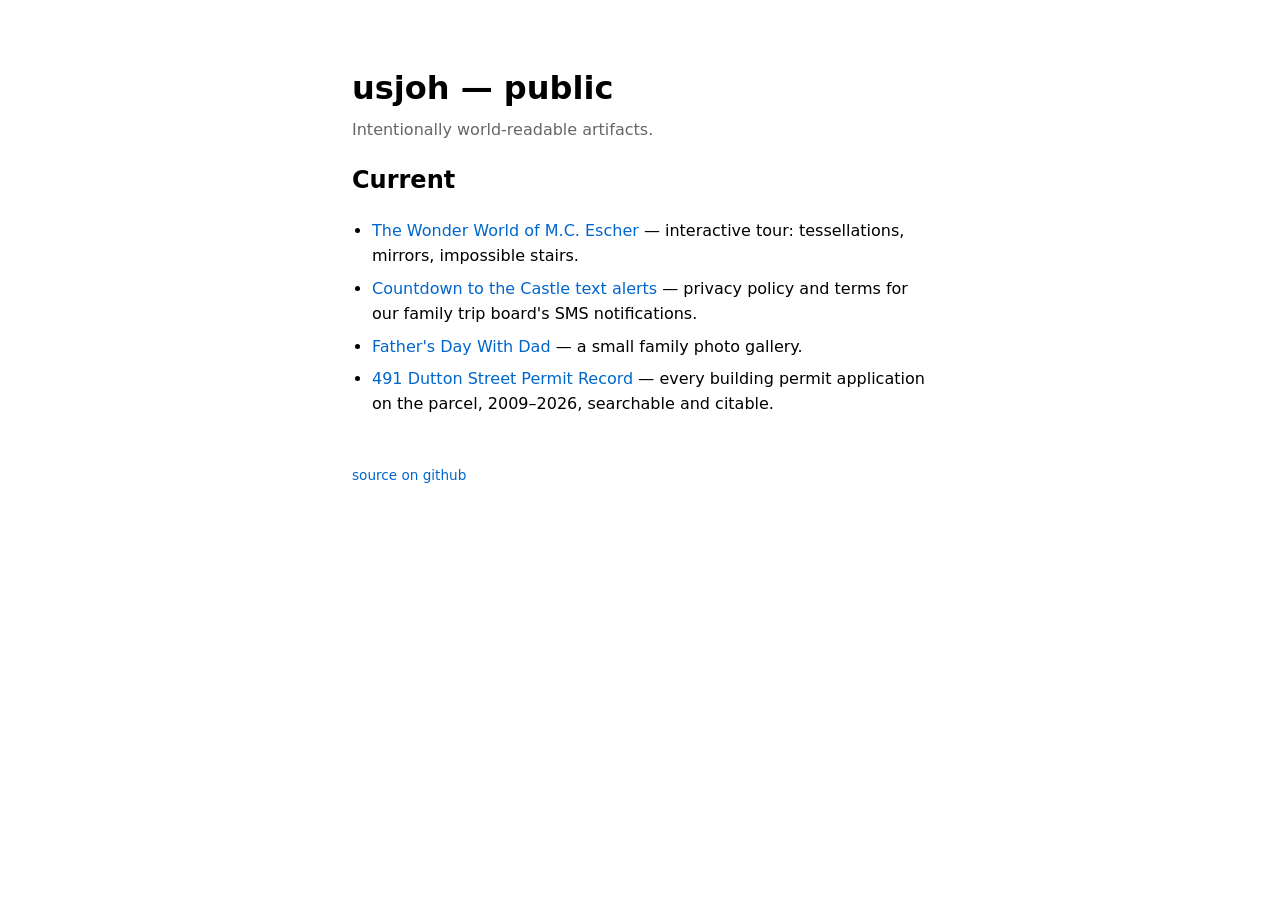
<file: index.html>
<!doctype html>
<html lang="en">
<head>
  <meta charset="utf-8" />
  <meta name="viewport" content="width=device-width, initial-scale=1" />
  <title>usjoh — public</title>
  <meta name="description" content="Intentionally world-readable artifacts." />
  <style>
    :root { color-scheme: light dark; }
    body {
      font-family: -apple-system, BlinkMacSystemFont, "Segoe UI", system-ui, sans-serif;
      max-width: 36rem;
      margin: 4rem auto;
      padding: 0 1.5rem;
      line-height: 1.55;
    }
    h1 { font-weight: 600; margin-bottom: 0.25rem; }
    p.lede { color: #666; margin-top: 0; }
    ul { padding-left: 1.25rem; }
    li { margin: 0.5rem 0; }
    a { color: #0066cc; text-decoration: none; }
    a:hover { text-decoration: underline; }
    footer { margin-top: 3rem; color: #888; font-size: 0.85rem; }
  </style>
</head>
<body>
  <h1>usjoh — public</h1>
  <p class="lede">Intentionally world-readable artifacts.</p>

  <h2>Current</h2>
  <ul>
    <li><a href="escher/">The Wonder World of M.C. Escher</a> — interactive tour: tessellations, mirrors, impossible stairs.</li>
    <li><a href="disney-trip-alerts/">Countdown to the Castle text alerts</a> — privacy policy and terms for our family trip board's SMS notifications.</li>
    <li><a href="fathers-day-with-dad/">Father's Day With Dad</a> — a small family photo gallery.</li>
    <li><a href="dutton-permits/">491 Dutton Street Permit Record</a> — every building permit application on the parcel, 2009–2026, searchable and citable.</li>
  </ul>

  <footer>
    <a href="https://github.com/usjoh/public">source on github</a>
  </footer>

  <script data-goatcounter="https://usjoh.goatcounter.com/count" async src="//gc.zgo.at/count.js"></script>
</body>
</html>
</file>
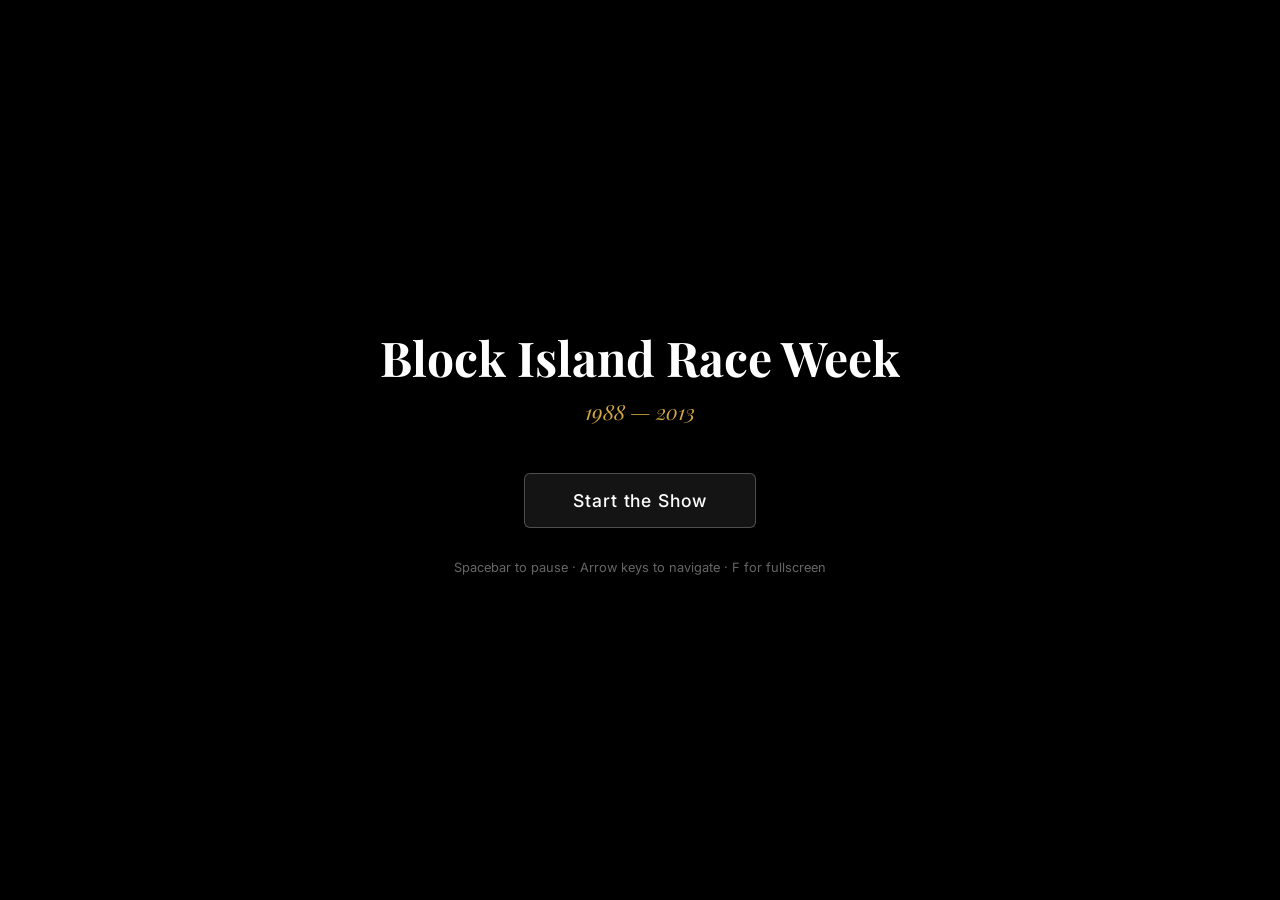
<file: birw/index.html>
<!DOCTYPE html>
<html lang="en">
<head>
<meta charset="UTF-8">
<meta name="viewport" content="width=device-width, initial-scale=1.0">
<title>Block Island Race Week &mdash; 1988&ndash;2013</title>
<style>
  @import url('https://fonts.googleapis.com/css2?family=Playfair+Display:wght@400;600;700&family=Inter:wght@300;400;500&display=swap');

  :root {
    --bg: #000;
    --text: #e0e0e0;
    --text-bright: #ffffff;
    --text-dim: #666;
    --gold: #d4a843;
    --accent: #7eb8d0;
    --serif: 'Playfair Display', Georgia, serif;
    --sans: 'Inter', -apple-system, BlinkMacSystemFont, sans-serif;
  }

  * { margin: 0; padding: 0; box-sizing: border-box; }

  body {
    font-family: var(--sans);
    background: var(--bg);
    color: var(--text);
    overflow: hidden;
    height: 100vh;
    width: 100vw;
    -webkit-font-smoothing: antialiased;
  }

  /* ── Slideshow container ── */
  .slideshow {
    position: fixed;
    top: 0; left: 0; right: 0; bottom: 0;
    background: #000;
  }

  /* ── Slide (photo or text card) ── */
  .slide {
    position: absolute;
    top: 0; left: 0; right: 0; bottom: 0;
    opacity: 0;
    pointer-events: none;
    transition: opacity 1.2s ease-in-out;
    display: flex;
    align-items: center;
    justify-content: center;
    z-index: 0;
    background: #000;
  }
  .slide.active {
    opacity: 1;
    z-index: 3;
    pointer-events: auto;
  }
  .slide.previous {
    z-index: 2;
  }

  /* Photo slides */
  .slide-photo {
    position: absolute;
    top: 0; left: 0; right: 0; bottom: 0;
    background-size: contain;
    background-position: center;
    background-repeat: no-repeat;
  }
  .slide-photo {
    transition: transform 8s ease-in-out;
    transform: scale(1.0);
  }
  .slide.active .slide-photo {
    transform: scale(1.04) translate(-0.3%, -0.2%);
  }

  /* Photo caption overlay */
  .slide-caption {
    position: absolute;
    bottom: 0;
    left: 0;
    right: 0;
    padding: 3rem 2rem 1.5rem;
    background: linear-gradient(transparent, rgba(0,0,0,0.85));
    text-align: center;
    z-index: 3;
  }
  .slide-caption .caption-text {
    font-size: 1rem;
    color: var(--text-dim);
    font-style: italic;
    letter-spacing: 0.02em;
  }

  /* Text card slides (chapter intros, title, closing) */
  .slide-text {
    text-align: center;
    padding: 2rem;
    max-width: 800px;
  }
  .slide-text h1 {
    font-family: var(--serif);
    font-size: clamp(2.5rem, 5vw, 4.5rem);
    color: var(--text-bright);
    font-weight: 700;
    letter-spacing: -0.02em;
    line-height: 1.15;
    margin-bottom: 0.5rem;
  }
  .slide-text .subtitle {
    font-family: var(--serif);
    font-size: clamp(1.1rem, 2.5vw, 1.6rem);
    color: var(--gold);
    font-style: italic;
    margin-bottom: 2rem;
  }
  .slide-text .body {
    font-size: clamp(1rem, 1.8vw, 1.2rem);
    line-height: 1.9;
    color: var(--text);
    margin-bottom: 1.5rem;
  }
  .slide-text .stats {
    display: flex;
    justify-content: center;
    gap: 3rem;
    margin-top: 2rem;
  }
  .slide-text .stat-number {
    font-family: var(--serif);
    font-size: 3rem;
    color: var(--text-bright);
    font-weight: 700;
    display: block;
  }
  .slide-text .stat-label {
    font-size: 0.75rem;
    color: var(--text-dim);
    text-transform: uppercase;
    letter-spacing: 0.12em;
  }

  /* Chapter title cards */
  .slide-text .chapter-year {
    font-family: var(--serif);
    font-size: clamp(4rem, 8vw, 7rem);
    color: var(--text-bright);
    font-weight: 700;
    letter-spacing: -0.03em;
    line-height: 1;
    margin-bottom: 0.3rem;
  }
  .slide-text .chapter-title {
    font-family: var(--serif);
    font-size: clamp(1.2rem, 2.5vw, 1.8rem);
    color: var(--gold);
    font-style: italic;
    margin-bottom: 0.5rem;
  }
  .slide-text .chapter-meta {
    font-size: 0.85rem;
    color: var(--text-dim);
    margin-bottom: 1.5rem;
    letter-spacing: 0.03em;
  }
  .slide-text .chapter-narrative {
    font-size: clamp(1rem, 1.6vw, 1.15rem);
    line-height: 1.9;
    color: var(--text);
    max-width: 650px;
    margin: 0 auto;
  }

  /* Memorial / closing */
  .slide-text .memorial {
    font-family: var(--serif);
    font-size: 2rem;
    color: var(--text-bright);
    margin-bottom: 1.5rem;
  }
  .slide-text .tagline {
    font-family: var(--serif);
    font-size: 1.5rem;
    color: var(--gold);
    font-style: italic;
    margin-top: 2rem;
  }
  .slide-text .credit {
    font-size: 0.75rem;
    color: var(--text-dim);
    margin-top: 3rem;
    line-height: 1.6;
  }

  /* ── Controls overlay ── */
  .controls {
    position: fixed;
    bottom: 1.5rem;
    right: 1.5rem;
    z-index: 100;
    display: flex;
    gap: 0.75rem;
    align-items: center;
    opacity: 0;
    transition: opacity 0.3s;
  }
  body:hover .controls,
  .controls.visible {
    opacity: 1;
  }
  .controls button {
    background: rgba(255,255,255,0.1);
    border: 1px solid rgba(255,255,255,0.2);
    color: #fff;
    font-family: var(--sans);
    font-size: 0.85rem;
    padding: 0.5rem 1rem;
    border-radius: 4px;
    cursor: pointer;
    transition: background 0.2s;
  }
  .controls button:hover {
    background: rgba(255,255,255,0.2);
  }
  .controls .progress {
    font-size: 0.75rem;
    color: var(--text-dim);
    font-family: var(--sans);
  }

  /* ── Start screen ── */
  .start-screen {
    position: fixed;
    top: 0; left: 0; right: 0; bottom: 0;
    background: #000;
    display: flex;
    flex-direction: column;
    align-items: center;
    justify-content: center;
    z-index: 200;
    transition: opacity 0.8s;
  }
  .start-screen.hidden {
    opacity: 0;
    pointer-events: none;
  }
  .start-screen h1 {
    font-family: var(--serif);
    font-size: 3rem;
    color: var(--text-bright);
    margin-bottom: 0.5rem;
  }
  .start-screen .sub {
    font-family: var(--serif);
    font-size: 1.3rem;
    color: var(--gold);
    font-style: italic;
    margin-bottom: 3rem;
  }
  .start-button {
    background: rgba(255,255,255,0.08);
    border: 1px solid rgba(255,255,255,0.25);
    color: var(--text-bright);
    font-family: var(--sans);
    font-size: 1.1rem;
    font-weight: 500;
    padding: 1rem 3rem;
    border-radius: 6px;
    cursor: pointer;
    transition: all 0.3s;
    letter-spacing: 0.05em;
  }
  .start-button:hover {
    background: rgba(255,255,255,0.15);
    border-color: rgba(255,255,255,0.4);
  }
  .start-hint {
    margin-top: 2rem;
    font-size: 0.8rem;
    color: var(--text-dim);
  }

  /* Progress bar */
  .progress-bar {
    position: fixed;
    bottom: 0;
    left: 0;
    height: 2px;
    background: var(--gold);
    z-index: 50;
    transition: width 0.3s ease;
    opacity: 0.6;
  }
</style>
</head>
<body>

<!-- Start Screen -->
<div class="start-screen" id="startScreen">
  <h1>Block Island Race Week</h1>
  <div class="sub">1988 &mdash; 2013</div>
  <button class="start-button" id="startBtn">Start the Show</button>
  <div class="start-hint">Spacebar to pause &middot; Arrow keys to navigate &middot; F for fullscreen</div>
</div>

<!-- Audio -->
<audio id="bgMusic" loop preload="auto">
  <source src="birw-photos/harbor-of-old-friends.mp3" type="audio/mpeg">
</audio>

<!-- Slideshow -->
<div class="slideshow" id="slideshow"></div>

<!-- Progress bar -->
<div class="progress-bar" id="progressBar"></div>

<!-- Controls (visible on hover) -->
<div class="controls" id="controls">
  <button id="prevBtn">&larr;</button>
  <button id="playPauseBtn">Pause</button>
  <button id="nextBtn">&rarr;</button>
  <span class="progress" id="progressText">1 / 1</span>
  <button id="muteBtn">Mute</button>
  <button id="fullscreenBtn">Fullscreen</button>
</div>

<script>
// ── Slide data ──
const slides = [

  // ═══ TITLE ═══
  { type: 'text', duration: 12000, html: `
    <h1>Block Island Race Week</h1>
    <div class="subtitle">1988 &mdash; 2013</div>
    <p class="body">
      One crew. Twenty-five races. Nine boats.<br>
      A lifetime of friendship on the water.
    </p>
  `},

  // ═══ 2001 ═══
  { type: 'text', duration: 10000, html: `
    <div class="chapter-year">2001</div>
    <div class="chapter-title">Thirteen Years In</div>
    <div class="chapter-meta">Xenophon &bull; Swan 40 &bull; Race Week XXI</div>
    <p class="chapter-narrative">
      By 2001, this crew already had over a decade of Block Island behind them.
      Dark polos, the hillside, the trophy. What started as a racing team had long since
      become something more &mdash; a crew that already knew exactly who they were.
    </p>
  `},
  { type: 'photo', src: 'birw-photos/2001/01-crew-group-photo.jpg', caption: 'The crew on the hillside — a tradition from the beginning' },
  { type: 'photo', src: 'birw-photos/2001/02-trophy-xenophon-polo.jpg' },
  { type: 'photo', src: 'birw-photos/2001/05-skipper-at-helm.jpg' },
  { type: 'photo', src: 'birw-photos/2001/03-crew-on-deck.jpg' },
  { type: 'photo', src: 'birw-photos/2001/04-fleet-staging.jpg' },
  { type: 'photo', src: 'birw-photos/2001/06-two-at-helm.jpg' },
  { type: 'photo', src: 'birw-photos/2001/07-award-presentation.jpg' },
  { type: 'photo', src: 'birw-photos/2001/08-two-guys-on-deck.jpg' },
  { type: 'photo', src: 'birw-photos/2001/09-swimmer-alongside.jpg' },
  { type: 'photo', src: 'birw-photos/2001/10-crew-on-foredeck.jpg' },

  // ═══ 2002 ═══
  { type: 'text', duration: 10000, html: `
    <div class="chapter-year">2002</div>
    <div class="chapter-title">1st for the Week</div>
    <div class="chapter-meta">Odette &bull; Swan 431</div>
    <p class="chapter-narrative">
      The year the crew brought home the top prize. But what you remember isn&rsquo;t just
      the results board &mdash; it&rsquo;s the hamming it up on deck, the navigator below with
      the charts, the kid who came along, the tall ship in the harbor.
    </p>
  `},
  { type: 'photo', src: 'birw-photos/2002/01-crew-hamming-it-up.jpg' },
  { type: 'photo', src: 'birw-photos/2002/02-full-crew-at-helm.jpg' },
  { type: 'photo', src: 'birw-photos/2002/03-crew-candid-laughing.jpg' },
  { type: 'photo', src: 'birw-photos/2002/04-spinnaker-pole-action.jpg' },
  { type: 'photo', src: 'birw-photos/2002/05-block-island-cliffs.jpg' },
  { type: 'photo', src: 'birw-photos/2002/06-navigator-below-decks.jpg' },
  { type: 'photo', src: 'birw-photos/2002/07-crew-under-tent.jpg' },
  { type: 'photo', src: 'birw-photos/2002/08-helmsman-competitor-closing.jpg' },
  { type: 'photo', src: 'birw-photos/2002/09-cockpit-candid-smiles.jpg' },
  { type: 'photo', src: 'birw-photos/2002/10-crew-hillside-formal.jpg', caption: 'The hillside — same tradition, new year' },
  { type: 'photo', src: 'birw-photos/2002/11-two-skippers-at-helm.jpg' },
  { type: 'photo', src: 'birw-photos/2002/12-crew-with-young-boy.jpg' },
  { type: 'photo', src: 'birw-photos/2002/13-tall-ship-harbor.jpg' },
  { type: 'photo', src: 'birw-photos/2002/14-two-boats-racing.jpg' },

  // ═══ 2009 ═══
  { type: 'text', duration: 12000, html: `
    <div class="chapter-year">2009</div>
    <div class="chapter-title">Stars, Trophies, and Coast Guard Cadets</div>
    <div class="chapter-meta">Xenophon &bull; Swan 44 &bull; Race Week XXV &bull; 1st for the week</div>
    <p class="chapter-narrative">
      Yellow polos. Xenophon takes first for the week. The Milky Way appears over the crew house
      at midnight. The rental party fills every chair. This was the year we hosted the Coast Guard
      Cadets and showed them what twenty years of doing this looks like.
    </p>
  `},
  { type: 'photo', src: 'birw-photos/2009/01-milky-way-crew-house.jpg', caption: 'The Milky Way over the crew house', duration: 6000 },
  { type: 'photo', src: 'birw-photos/2009/03-crew-yellow-polos-hillside.jpg', caption: 'Yellow polos — the hillside tradition continues' },
  { type: 'photo', src: 'birw-photos/2009/02-captains-night-out-dinner.jpg' },
  { type: 'photo', src: 'birw-photos/2009/04-bow-heavy-spray.jpg' },
  { type: 'photo', src: 'birw-photos/2009/05-portrait-birw-cap-foulies.jpg' },
  { type: 'photo', src: 'birw-photos/2009/06-cockpit-racing-fleet-behind.jpg' },
  { type: 'photo', src: 'birw-photos/2009/07-two-men-arm-around-shoulder.jpg' },
  { type: 'photo', src: 'birw-photos/2009/08-trophy-massive-grin.jpg' },
  { type: 'photo', src: 'birw-photos/2009/09-skipper-helm-low-angle.jpg' },
  { type: 'photo', src: 'birw-photos/2009/10-portrait-orange-cap-contemplative.jpg' },
  { type: 'photo', src: 'birw-photos/2009/11-full-house-party.jpg', caption: 'Full house at the rental' },
  { type: 'photo', src: 'birw-photos/2009/12-three-crew-helm-action.jpg' },
  { type: 'photo', src: 'birw-photos/2009/13-three-at-spinnaker-pole.jpg' },
  { type: 'photo', src: 'birw-photos/2009/14-two-crew-chatting-tent.jpg' },
  { type: 'photo', src: 'birw-photos/2009/15-two-men-launch-flag.jpg' },
  { type: 'photo', src: 'birw-photos/2009/16-race-results-xenophon-first.jpg', caption: 'The results board — Xenophon, first place' },
  { type: 'photo', src: 'birw-photos/2009/17-three-crew-harbor-casual.jpg' },
  { type: 'photo', src: 'birw-photos/2009/18-spinnaker-pink-lightning.jpg' },
  { type: 'photo', src: 'birw-photos/2009/19-xenophon-stern-portrait.jpg' },
  { type: 'photo', src: 'birw-photos/2009/20-young-crew-grin-foulies.jpg' },
  { type: 'photo', src: 'birw-photos/2009/21-portrait-goodnight-moon-polo.jpg' },
  { type: 'photo', src: 'birw-photos/2009/22-ferry-cutting-through-fog.jpg' },
  { type: 'photo', src: 'birw-photos/2009/23-xenophon-at-dock-above.jpg' },
  { type: 'photo', src: 'birw-photos/2009/24-crew-with-robot-sail-art.jpg' },

  // ═══ 2010 ═══
  { type: 'text', duration: 10000, html: `
    <div class="chapter-year">2010</div>
    <div class="chapter-title">Our Ultimate Success Year</div>
    <div class="chapter-meta">Dreamcatcher &bull; Swan 48 &bull; 1st for the week</div>
    <p class="chapter-narrative">
      New boat, same crew, white polos at the marina. Dreamcatcher&rsquo;s first Race Week &mdash;
      and the crew&rsquo;s best ever. Four firsts and a second. Champagne poured over a trophy.
      Three old friends at the harbor. This was the year the tradition proved it could survive
      a boat change &mdash; because it was never about the boat.
    </p>
  `},
  { type: 'photo', src: 'birw-photos/2010/01-moonrise-block-island-flag.jpg', caption: 'Moonrise over Block Island', duration: 6000 },
  { type: 'photo', src: 'birw-photos/2010/02-champagne-trophy-dreamcatcher.jpg' },
  { type: 'photo', src: 'birw-photos/2010/03-portrait-laughing-flag.jpg' },
  { type: 'photo', src: 'birw-photos/2010/04-spinnaker-red-jacket-foreground.jpg' },
  { type: 'photo', src: 'birw-photos/2010/05-two-crew-low-angle-sky.jpg' },
  { type: 'photo', src: 'birw-photos/2010/06-crew-white-polos-marina.jpg', caption: 'White polos at the marina — Dreamcatcher crew' },
  { type: 'photo', src: 'birw-photos/2010/07-three-crew-dreamcatcher-polos.jpg' },
  { type: 'photo', src: 'birw-photos/2010/08-full-crew-cockpit-racing.jpg' },
  { type: 'photo', src: 'birw-photos/2010/09-profile-portrait-buoy-behind.jpg' },
  { type: 'photo', src: 'birw-photos/2010/10-captains-night-patio-dinner.jpg' },
  { type: 'photo', src: 'birw-photos/2010/11-swan-family-alongside.jpg' },
  { type: 'photo', src: 'birw-photos/2010/12-portrait-calm-smile-flag.jpg' },
  { type: 'photo', src: 'birw-photos/2010/13-manitou-heeled-coastline.jpg' },
  { type: 'photo', src: 'birw-photos/2010/14-below-decks-warm-teak.jpg' },
  { type: 'photo', src: 'birw-photos/2010/15-four-crew-looking-aloft.jpg' },
  { type: 'photo', src: 'birw-photos/2010/16-skipper-odette-polo-helm.jpg' },
  { type: 'photo', src: 'birw-photos/2010/17-three-old-friends-harbor.jpg', caption: 'Three old friends at the harbor' },
  { type: 'photo', src: 'birw-photos/2010/18-champagne-poured-trophy.jpg' },
  { type: 'photo', src: 'birw-photos/2010/19-competitor-drinking-trophy.jpg' },
  { type: 'photo', src: 'birw-photos/2010/20-spinnaker-fleet-rainbow.jpg' },
  { type: 'photo', src: 'birw-photos/2010/21-crew-on-launch-heading-out.jpg' },
  { type: 'photo', src: 'birw-photos/2010/22-swan-closeup-portrait.jpg' },
  { type: 'photo', src: 'birw-photos/2010/23-painted-oars-folk-art.jpg' },
  { type: 'photo', src: 'birw-photos/2010/24-crew-walking-dock.jpg' },

  // ═══ 2013 ═══
  { type: 'text', duration: 12000, html: `
    <div class="chapter-year">2013</div>
    <div class="chapter-title">The Last Chapter (So Far)</div>
    <div class="chapter-meta">Dreamcatcher &bull; Swan 48 &bull; Race Week XXVII &bull; 25th Anniversary</div>
    <p class="chapter-narrative">
      The 25th anniversary of Block Island Race Week. White polos in the fog.
      Heavy weather racing. Candlelit dinners. The fog rolled in and softened everything
      that week &mdash; turned the harbor into a watercolor, the dock portraits into something
      timeless. After twenty-five years of this, the crew knew what they had.
      You can see it in their faces.
    </p>
  `},
  { type: 'photo', src: 'birw-photos/2013/01-full-crew-white-polos-fog.jpg', caption: 'White polos in the fog — the 25th anniversary crew' },
  { type: 'photo', src: 'birw-photos/2013/02-crew-candid-before-pose-fog.jpg' },
  { type: 'photo', src: 'birw-photos/2013/03-portrait-blue-eyes-fleet-behind.jpg' },
  { type: 'photo', src: 'birw-photos/2013/04-sunset-harbor-silhouette.jpg', caption: 'Block Island harbor at sunset' },
  { type: 'photo', src: 'birw-photos/2013/05-helmsman-spinnakers-behind.jpg' },
  { type: 'photo', src: 'birw-photos/2013/06-four-crew-sail-behind-arms.jpg' },
  { type: 'photo', src: 'birw-photos/2013/07-boom-block-island-race-week-spray.jpg' },

  // Mid-chapter narrative: heavy weather
  { type: 'text', duration: 8000, html: `
    <p class="chapter-narrative" style="font-size: 1.2rem;">
      The heavy weather days were some of the best sailing of the whole run.
      Dreamcatcher heeled hard through gray seas, the crew in full foul weather gear,
      laughing through the spray. After a quarter century, they weren&rsquo;t proving
      anything to anyone. They were just doing what they loved.
    </p>
  `},

  { type: 'photo', src: 'birw-photos/2013/36-dreamcatcher-25th-heavy-seas.jpg', caption: 'Dreamcatcher in heavy seas — 25th sticker on the bow', duration: 6000 },
  { type: 'photo', src: 'birw-photos/2013/08-dreamcatcher-heavy-weather-stern.jpg' },
  { type: 'photo', src: 'birw-photos/2013/09-crew-on-heeled-deck-wide-angle.jpg' },
  { type: 'photo', src: 'birw-photos/2013/10-two-crew-laughing-hauling-line.jpg' },
  { type: 'photo', src: 'birw-photos/2013/11-helmsman-yellow-foulies-remedy.jpg' },
  { type: 'photo', src: 'birw-photos/2013/12-portrait-spinnaker-bokeh.jpg' },
  { type: 'photo', src: 'birw-photos/2013/21-full-crew-deck-birw-boom.jpg' },
  { type: 'photo', src: 'birw-photos/2013/31-crew-on-deck-race-week-boom.jpg' },
  { type: 'photo', src: 'birw-photos/2013/23-heeled-racing-bow-spray.jpg' },
  { type: 'photo', src: 'birw-photos/2013/24-crew-hauling-line-effort.jpg' },
  { type: 'photo', src: 'birw-photos/2013/32-three-generations-winch-action.jpg' },
  { type: 'photo', src: 'birw-photos/2013/33-helmsman-red-hull-alongside.jpg' },

  // Mid-chapter narrative: off the water
  { type: 'text', duration: 8000, html: `
    <p class="chapter-narrative" style="font-size: 1.2rem;">
      Off the water, the week belonged to the island itself. The fog turned Block Island
      into a private world &mdash; the Oldport dock, Winfield&rsquo;s glowing through the mist,
      two friends sitting together in the kind of quiet that only comes after twenty-five
      years of knowing someone.
    </p>
  `},

  { type: 'photo', src: 'birw-photos/2013/14-two-friends-foggy-dock-oldport.jpg', caption: 'Oldport Launch — twenty-five years of friendship', duration: 6000 },
  { type: 'photo', src: 'birw-photos/2013/15-two-friends-fog-closeup.jpg' },
  { type: 'photo', src: 'birw-photos/2013/38-winfields-sign-night-fog.jpg' },
  { type: 'photo', src: 'birw-photos/2013/16-portrait-dreamcatcher-polo-dinner.jpg' },
  { type: 'photo', src: 'birw-photos/2013/17-portrait-warm-light-dinner.jpg' },
  { type: 'photo', src: 'birw-photos/2013/18-portrait-glasses-laughing-dinner.jpg' },
  { type: 'photo', src: 'birw-photos/2013/19-full-moon-closeup.jpg' },
  { type: 'photo', src: 'birw-photos/2013/20-crew-launch-red-caps-harbor.jpg' },
  { type: 'photo', src: 'birw-photos/2013/22-looking-up-mast-usa10625.jpg' },
  { type: 'photo', src: 'birw-photos/2013/25-ospreys-on-nest.jpg' },
  { type: 'photo', src: 'birw-photos/2013/26-fleet-start-fog.jpg' },
  { type: 'photo', src: 'birw-photos/2013/27-dreamcatcher-fog-colorful-crew.jpg', caption: 'Dreamcatcher in the fog — every color of foul weather gear' },
  { type: 'photo', src: 'birw-photos/2013/28-portrait-tongue-out-personality.jpg' },
  { type: 'photo', src: 'birw-photos/2013/29-crew-with-stuffed-animals.jpg' },
  { type: 'photo', src: 'birw-photos/2013/13-portrait-goodnight-moon-polo-boat.jpg' },
  { type: 'photo', src: 'birw-photos/2013/34-block-island-bluffs-lighthouse.jpg' },
  { type: 'photo', src: 'birw-photos/2013/35-quiet-portrait-winch-yellow-foulies.jpg' },
  { type: 'photo', src: 'birw-photos/2013/30-25th-anniversary-sticker-rain.jpg', caption: 'Storm Trysail Club — 25th Block Island Race Week' },
  { type: 'photo', src: 'birw-photos/2013/37-schooner-classic.jpg' },
  { type: 'photo', src: 'birw-photos/2013/39-25th-sticker-on-bow.jpg' },

  // THE FINAL PHOTO
  { type: 'photo', src: 'birw-photos/2013/40-final-photo-beer-smile-birw-fleece.jpg', caption: 'The last photo. No trophy, no sunset. Just — we were here, and it was good.', duration: 6000 },

  // ═══ CLOSING ═══
  { type: 'text', duration: 15000, html: `
    <div class="memorial">For Skip</div>
    <p class="body">
      For everyone who crewed. For the families who let us disappear to Block Island
      every other summer. For the ones who aren&rsquo;t here tonight.<br><br>
      One crew. Twenty-five races. Nine boats. 1988 to 2013.
    </p>
    <div class="tagline">See you on the water.</div>
    <p class="credit">
      Photos by Jeff O&rsquo;Halloran (2001&ndash;2013)<br>
      Assembled for the BIRW Reunion Dinner &bull; March 28, 2026 &bull; Longfellow&rsquo;s Wayside Inn
    </p>
  `},
];

// ── Engine ──
const DEFAULT_PHOTO_DURATION = 5000;
const DEFAULT_TEXT_DURATION = 10000;
let current = 0;
let playing = false;
let timer = null;

const slideshow = document.getElementById('slideshow');
const startScreen = document.getElementById('startScreen');
const startBtn = document.getElementById('startBtn');
const playPauseBtn = document.getElementById('playPauseBtn');
const prevBtn = document.getElementById('prevBtn');
const nextBtn = document.getElementById('nextBtn');
const progressText = document.getElementById('progressText');
const progressBar = document.getElementById('progressBar');
const fullscreenBtn = document.getElementById('fullscreenBtn');
const controls = document.getElementById('controls');

// Build slide DOM elements
slides.forEach((s, i) => {
  const div = document.createElement('div');
  div.className = 'slide';
  div.dataset.index = i;

  if (s.type === 'photo') {
    div.innerHTML = `
      <div class="slide-photo" style="background-image: url('${s.src}')"></div>
      ${s.caption ? `<div class="slide-caption"><span class="caption-text">${s.caption}</span></div>` : ''}
    `;
  } else {
    div.innerHTML = `<div class="slide-text">${s.html}</div>`;
  }

  slideshow.appendChild(div);
});

// Preload next few images
function preload(startIdx) {
  for (let i = startIdx; i < Math.min(startIdx + 5, slides.length); i++) {
    if (slides[i].type === 'photo') {
      const img = new Image();
      img.src = slides[i].src;
    }
  }
}

function showSlide(index) {
  const allSlides = slideshow.querySelectorAll('.slide');

  // Remove previous class from all
  allSlides.forEach(s => s.classList.remove('previous'));

  // The currently active slide becomes previous (for crossfade out)
  const oldActive = slideshow.querySelector('.slide.active');
  if (oldActive && oldActive.dataset.index != index) {
    oldActive.classList.remove('active');
    oldActive.classList.add('previous');
    // Clean up previous after transition
    setTimeout(() => oldActive.classList.remove('previous'), 1400);
  }

  current = index;
  allSlides[current].classList.add('active');

  // Update progress
  progressText.textContent = `${current + 1} / ${slides.length}`;
  progressBar.style.width = `${((current + 1) / slides.length) * 100}%`;

  // Preload upcoming
  preload(current + 1);
}

function nextSlide() {
  if (current < slides.length - 1) {
    showSlide(current + 1);
    scheduleNext();
  } else {
    // End of show — hold on closing, then loop
    timer = setTimeout(() => { showSlide(0); scheduleNext(); }, 15000);
  }
}

function prevSlide() {
  if (current > 0) {
    showSlide(current - 1);
    if (playing) scheduleNext();
  }
}

function scheduleNext() {
  clearTimeout(timer);
  if (!playing) return;
  const s = slides[current];
  const dur = s.duration || (s.type === 'photo' ? DEFAULT_PHOTO_DURATION : DEFAULT_TEXT_DURATION);
  timer = setTimeout(nextSlide, dur);
}

function play() {
  playing = true;
  playPauseBtn.textContent = 'Pause';
  scheduleNext();
  if (bgMusic) bgMusic.play();
}

function pause() {
  playing = false;
  playPauseBtn.textContent = 'Play';
  clearTimeout(timer);
  if (bgMusic) bgMusic.pause();
}

function togglePlay() {
  if (playing) pause(); else play();
}

// ── Event handlers ──
const bgMusic = document.getElementById('bgMusic');
bgMusic.volume = 0.4;

startBtn.addEventListener('click', () => {
  startScreen.classList.add('hidden');
  controls.classList.add('visible');
  showSlide(0);
  play();
  bgMusic.play();
  // Fade controls after 3s
  setTimeout(() => controls.classList.remove('visible'), 3000);
});

playPauseBtn.addEventListener('click', togglePlay);
nextBtn.addEventListener('click', () => { nextSlide(); });
prevBtn.addEventListener('click', () => { prevSlide(); });
const muteBtn = document.getElementById('muteBtn');
muteBtn.addEventListener('click', () => {
  bgMusic.muted = !bgMusic.muted;
  muteBtn.textContent = bgMusic.muted ? 'Unmute' : 'Mute';
});

fullscreenBtn.addEventListener('click', () => {
  if (!document.fullscreenElement) {
    document.documentElement.requestFullscreen();
  } else {
    document.exitFullscreen();
  }
});

document.addEventListener('keydown', (e) => {
  if (startScreen && !startScreen.classList.contains('hidden')) {
    if (e.key === ' ' || e.key === 'Enter') {
      startBtn.click();
      e.preventDefault();
    }
    return;
  }
  switch(e.key) {
    case ' ':
      togglePlay();
      e.preventDefault();
      break;
    case 'ArrowRight':
    case 'ArrowDown':
      nextSlide();
      break;
    case 'ArrowLeft':
    case 'ArrowUp':
      prevSlide();
      break;
    case 'f':
    case 'F':
      fullscreenBtn.click();
      break;
    case 'm':
    case 'M':
      muteBtn.click();
      break;
  }
});

// Preload first batch
preload(0);
</script>

<script data-goatcounter="https://usjoh.goatcounter.com/count" async src="//gc.zgo.at/count.js"></script>
</body>
</html>
</file>
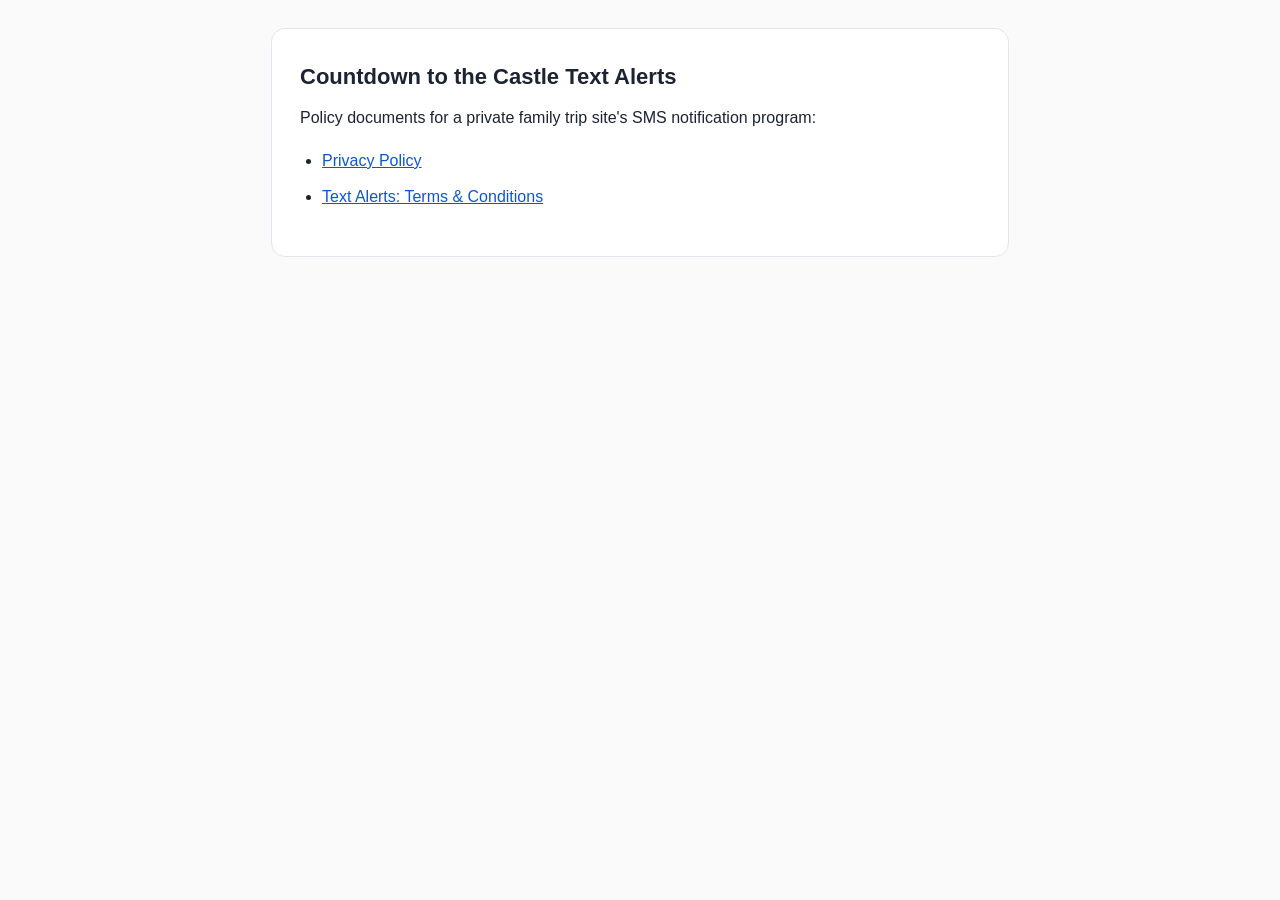
<file: disney-trip-alerts/index.html>
<!DOCTYPE html><html lang="en"><head><meta charset="utf-8"><meta name="viewport" content="width=device-width, initial-scale=1">
<title>Countdown to the Castle Text Alerts · Policies</title>
<meta name="description" content="Policy documents for Countdown to the Castle Text Alerts.">
<style>
 body{font:16px/1.65 -apple-system,BlinkMacSystemFont,'Segoe UI',Roboto,sans-serif;background:#fafafa;color:#1c2333;margin:0;padding:28px 18px}
 .wrap{max-width:680px;margin:0 auto;background:#fff;border:1px solid #e3e6ee;border-radius:14px;padding:30px 28px}
 h1{font-size:22px;margin:0 0 10px} p,li{margin:0 0 10px} ul{padding-left:22px}
 a{color:#0b57d0}
</style></head><body><div class="wrap">
<h1>Countdown to the Castle Text Alerts</h1>
<p>Policy documents for a private family trip site's SMS notification program:</p>
<ul>
  <li><a href="privacy.html">Privacy Policy</a></li>
  <li><a href="terms.html">Text Alerts: Terms &amp; Conditions</a></li>
</ul>
</div>
<script data-goatcounter="https://usjoh.goatcounter.com/count" async src="//gc.zgo.at/count.js"></script>
</body></html>
</file>
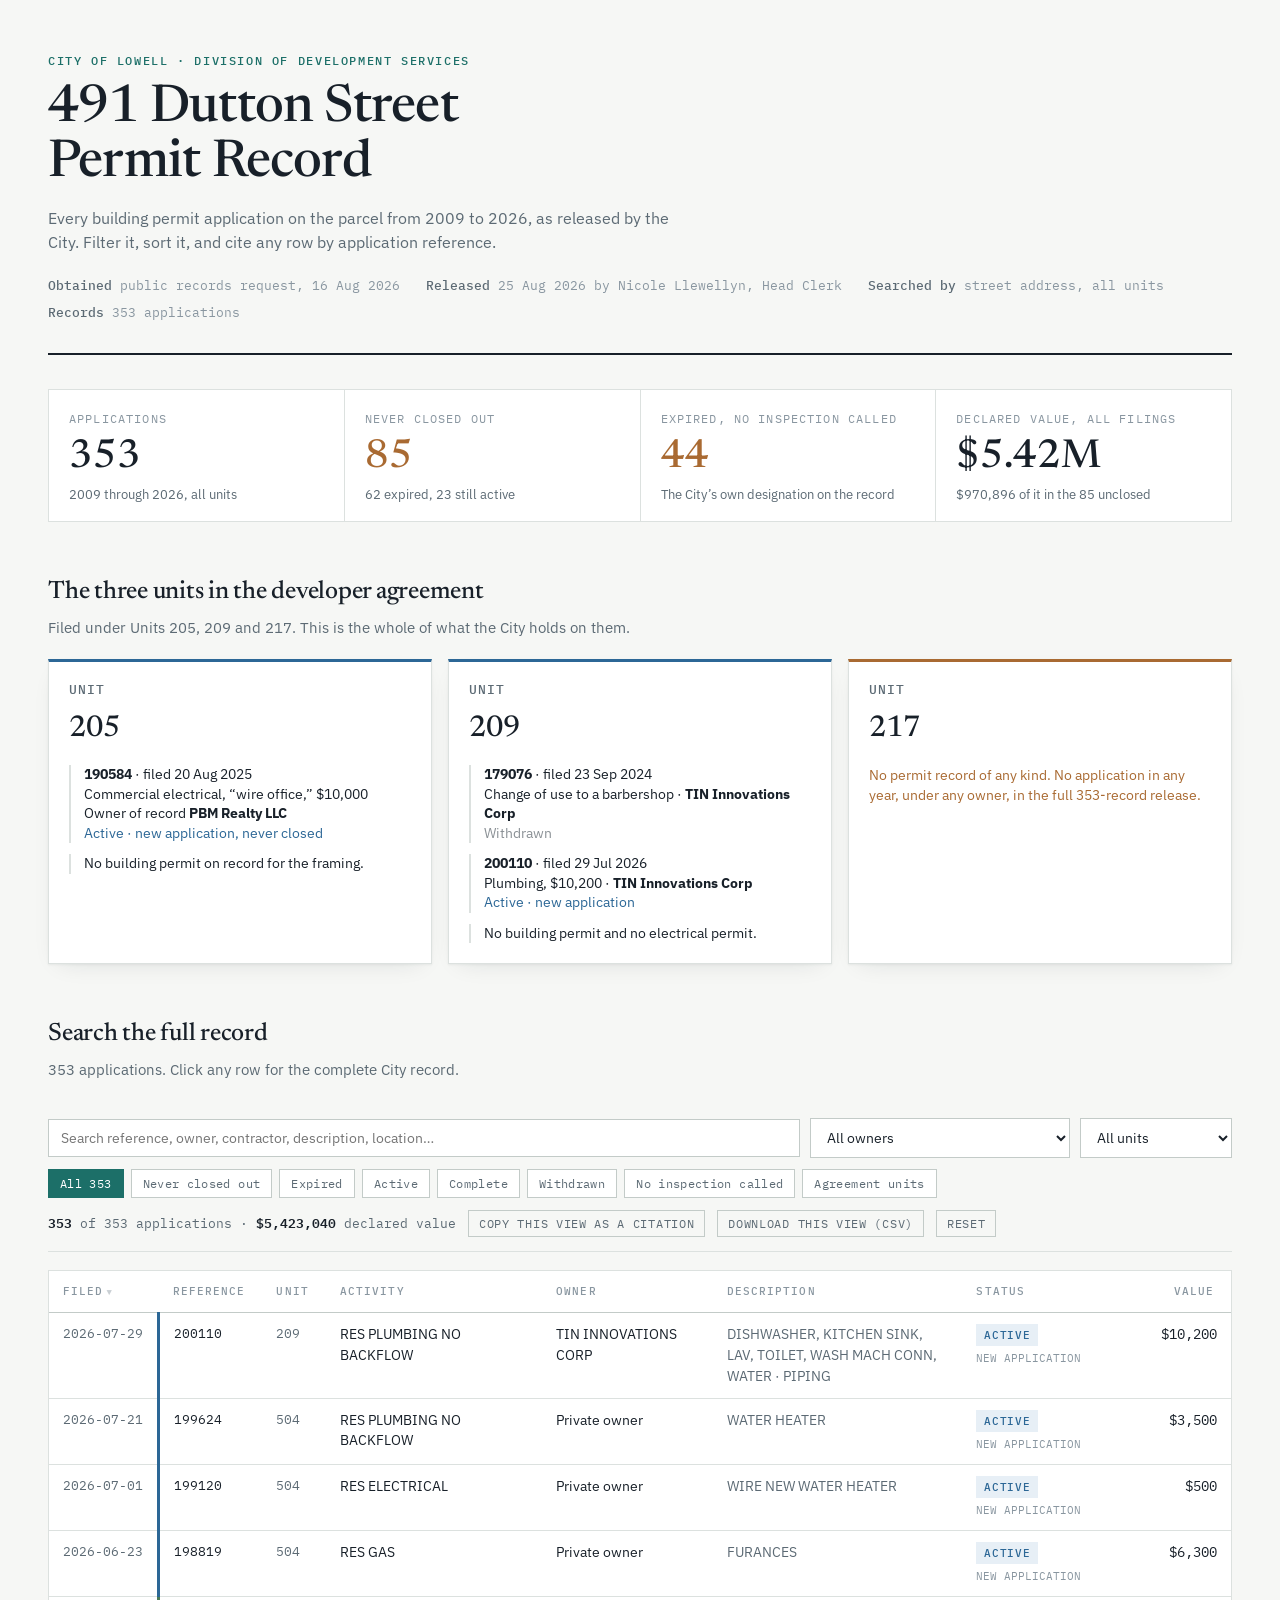
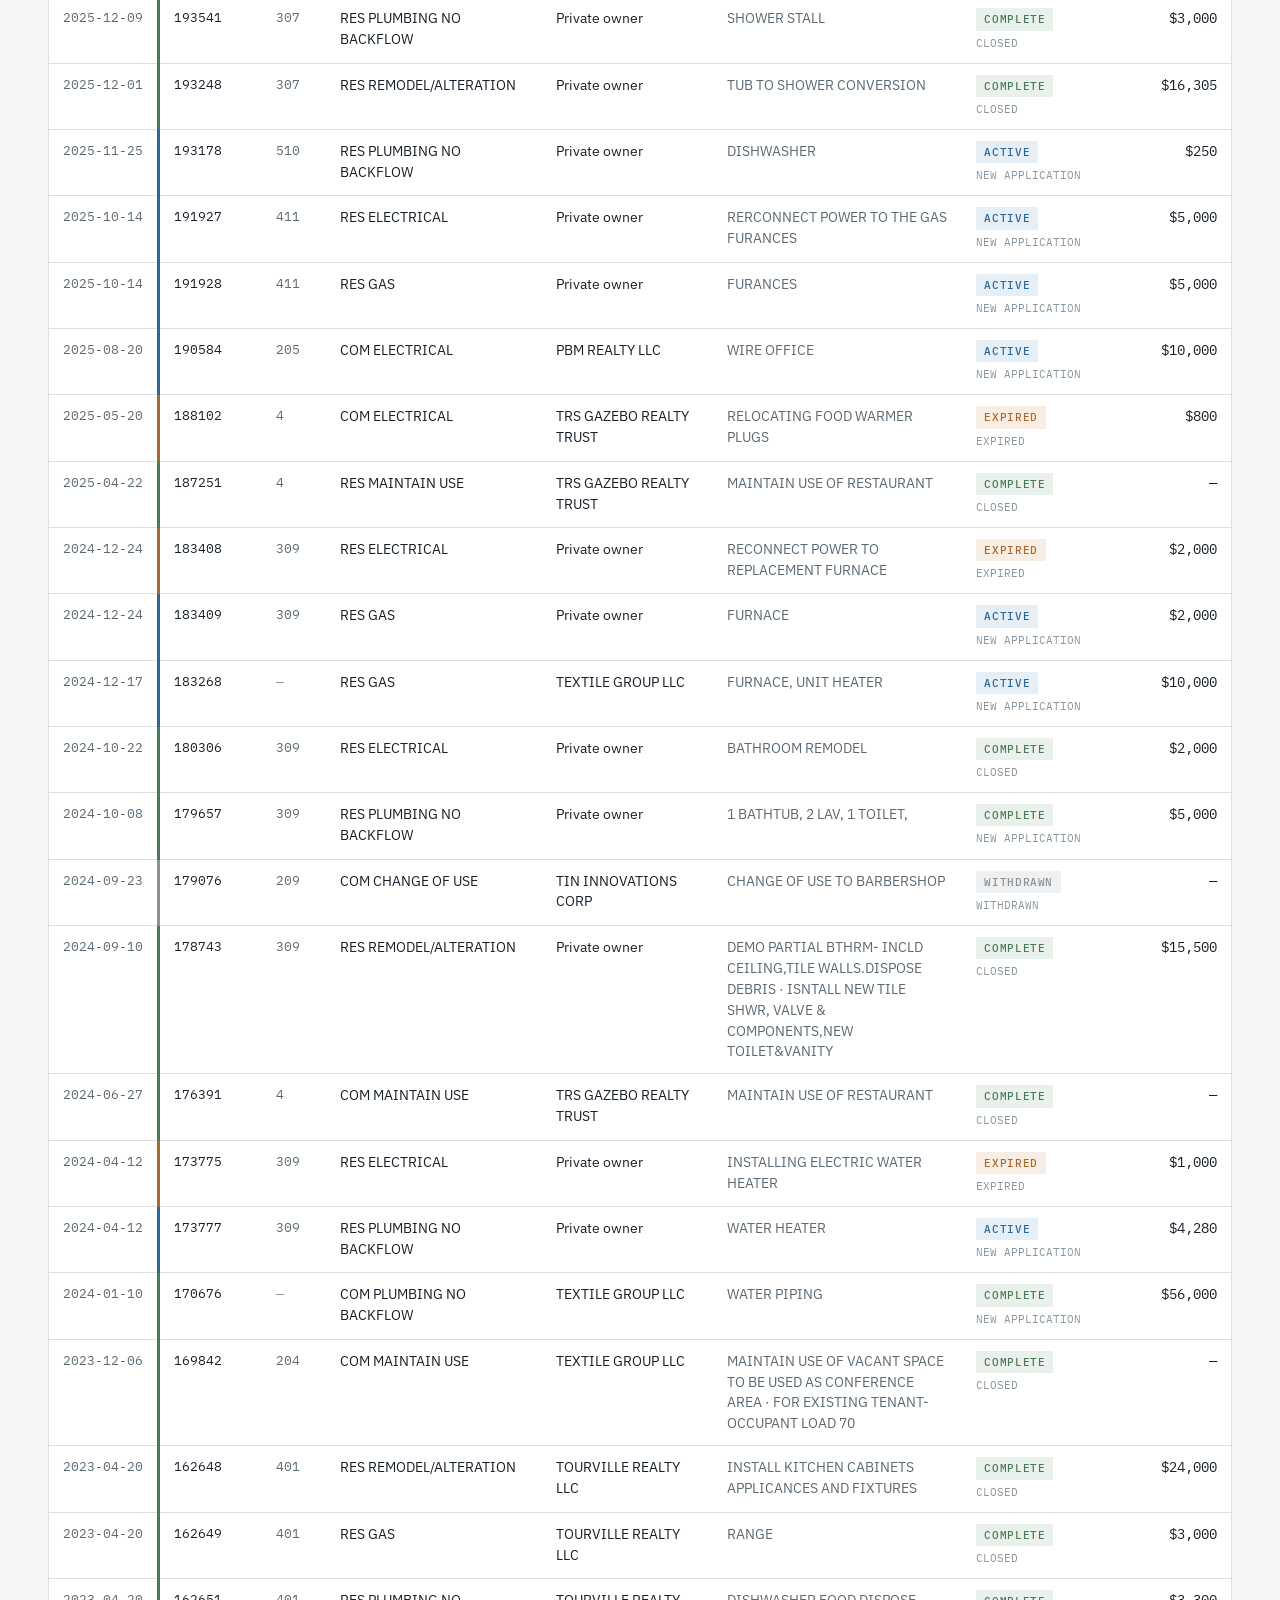
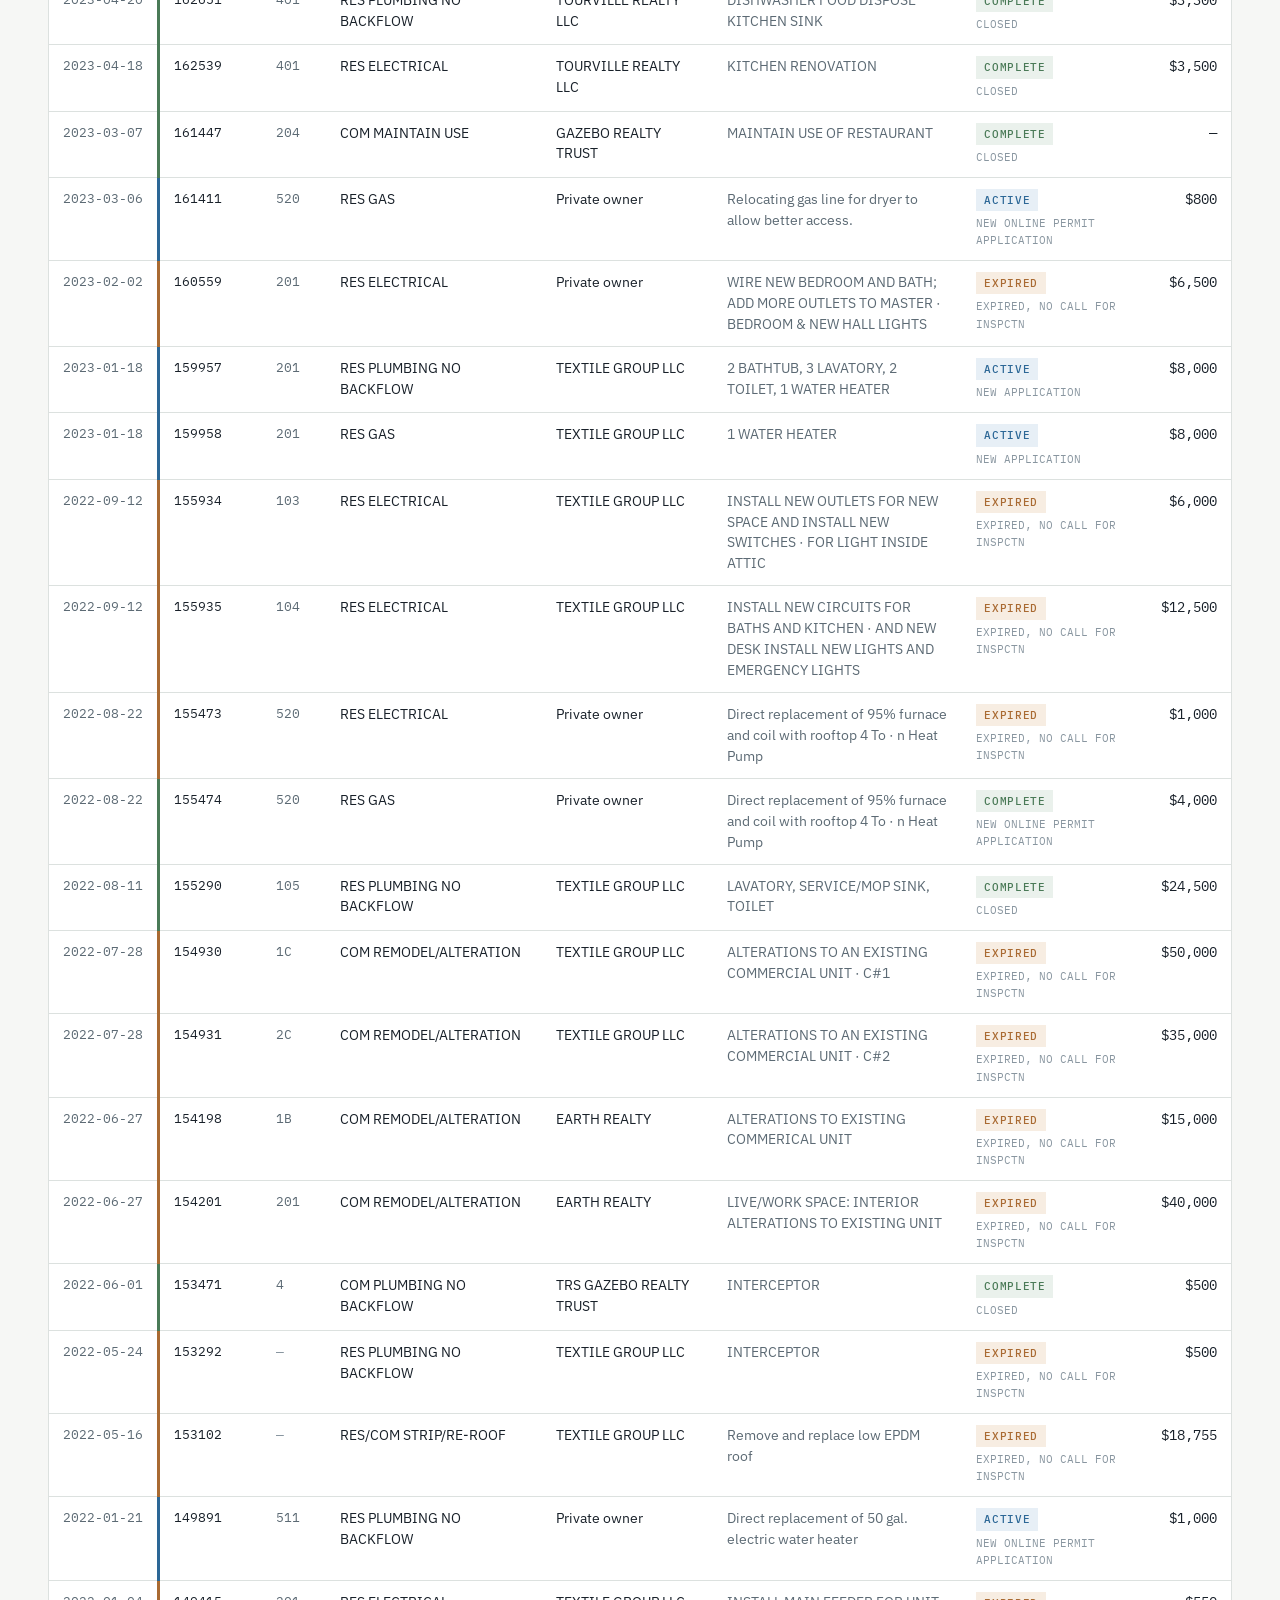
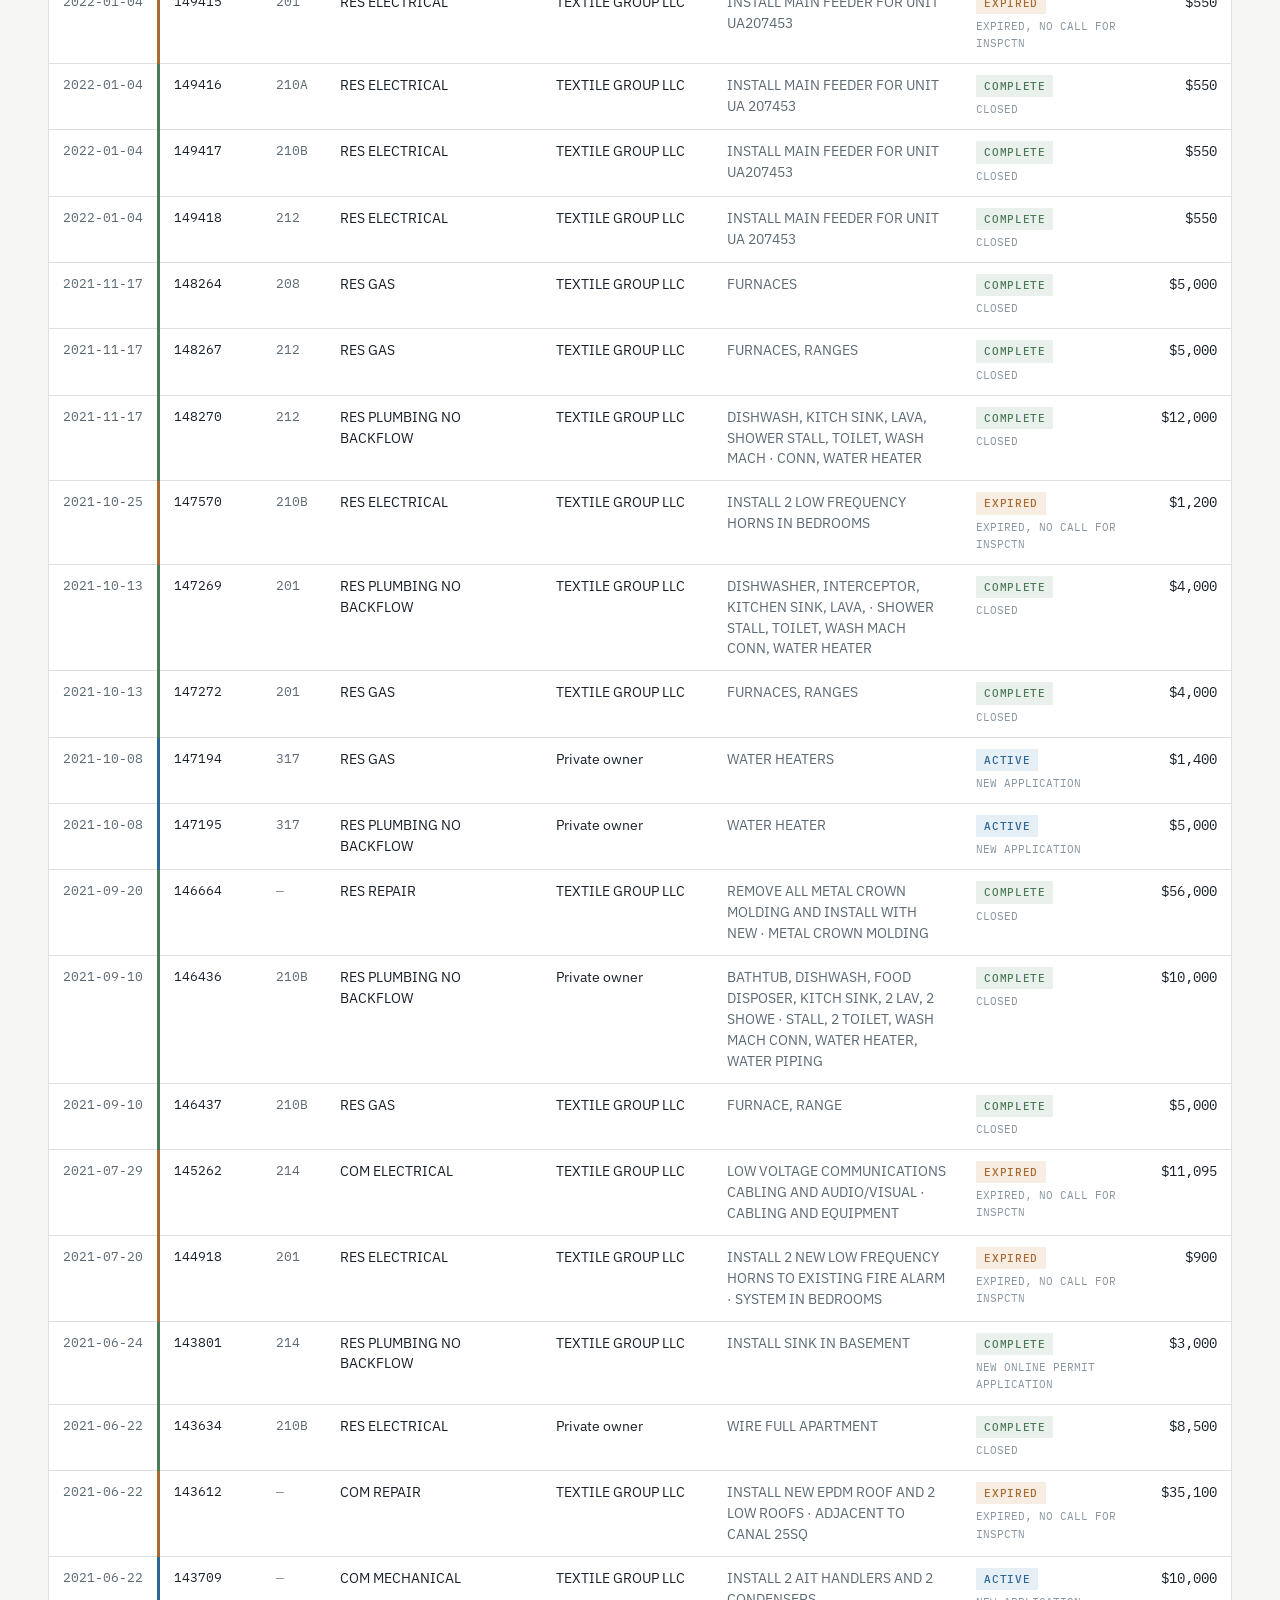
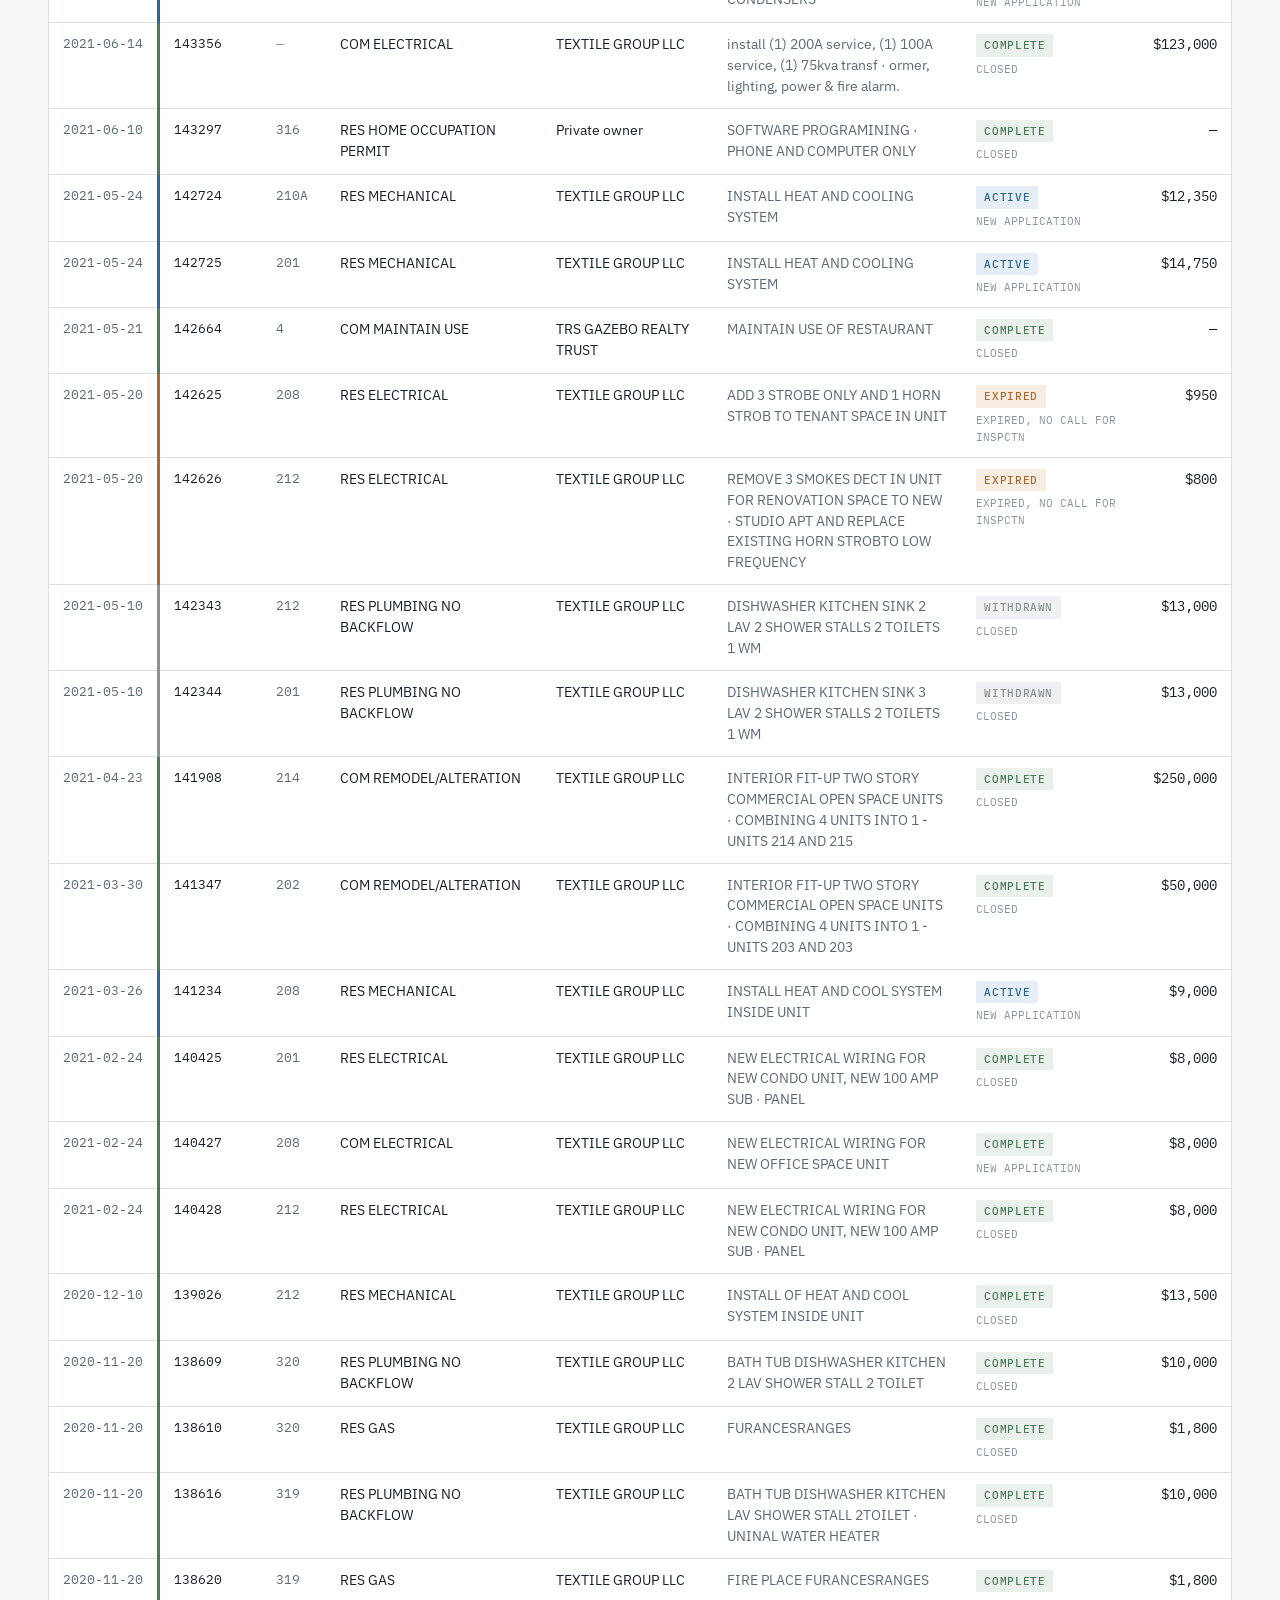
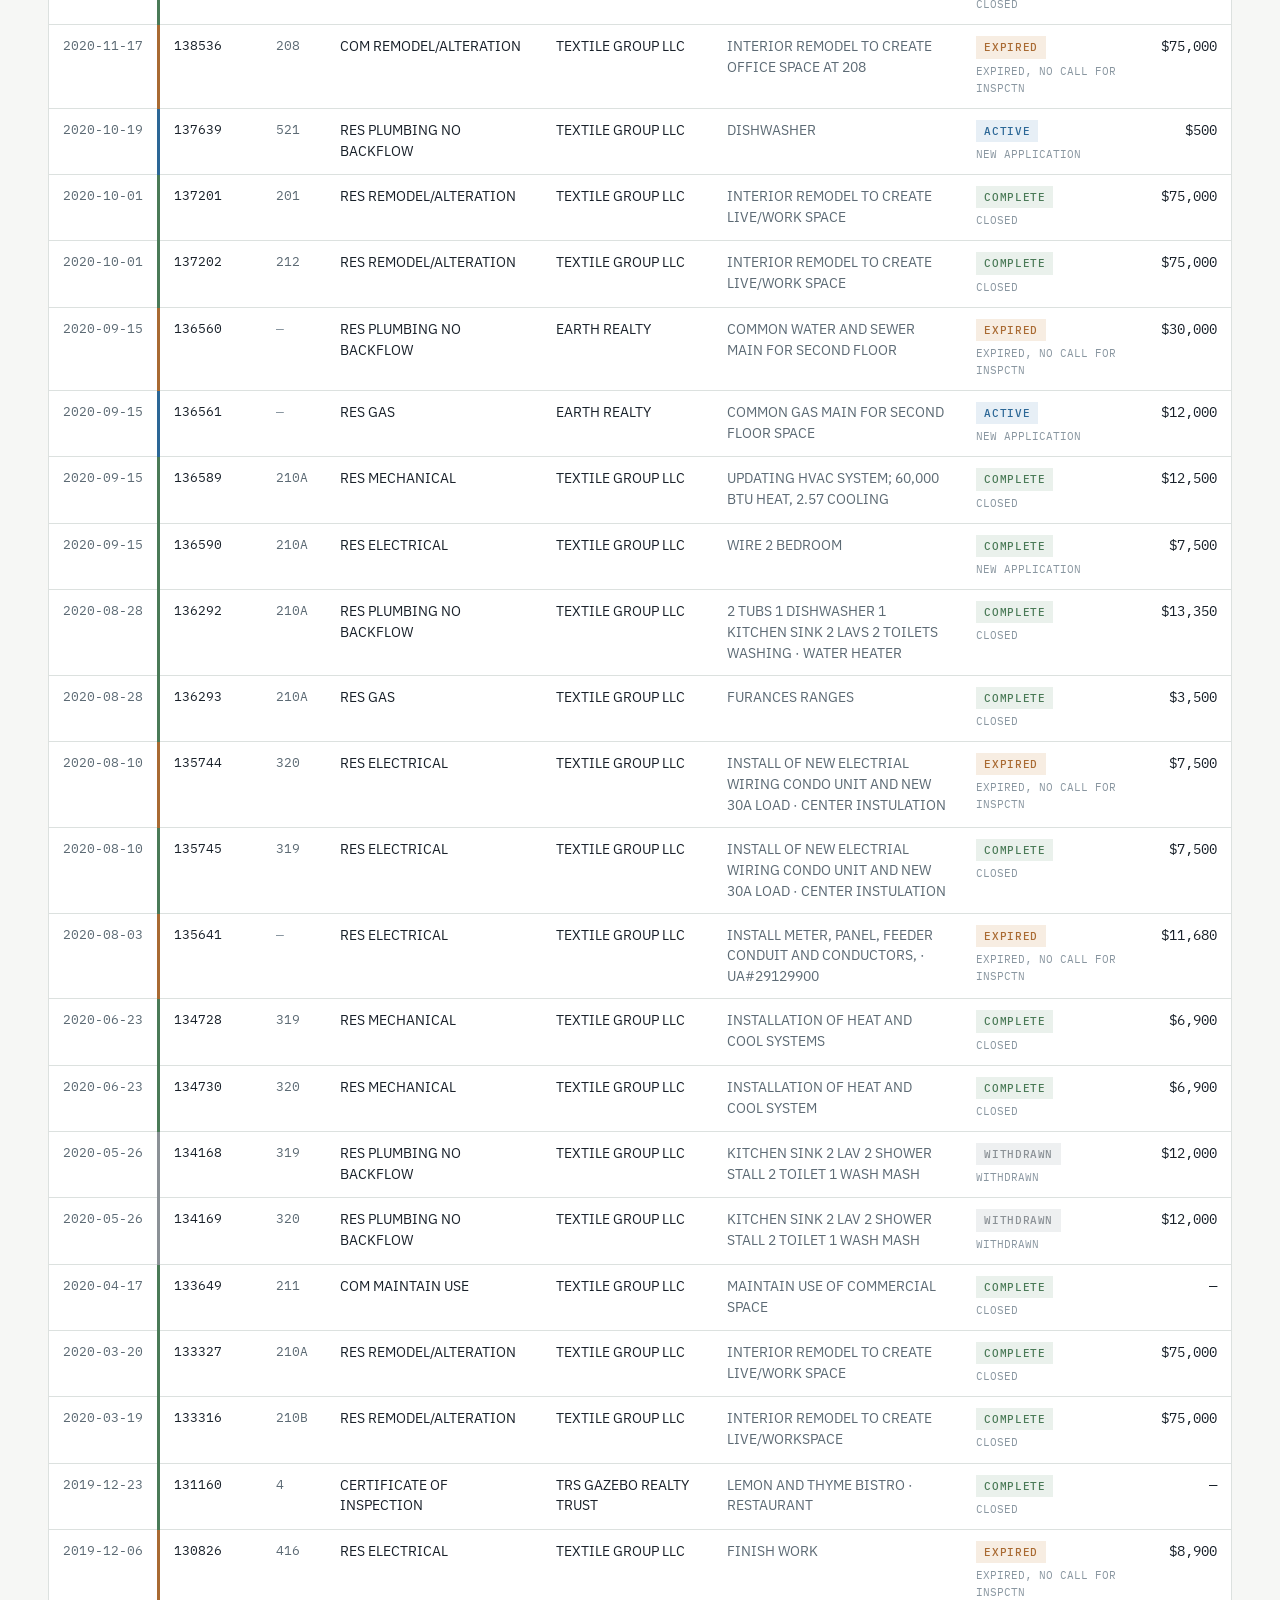
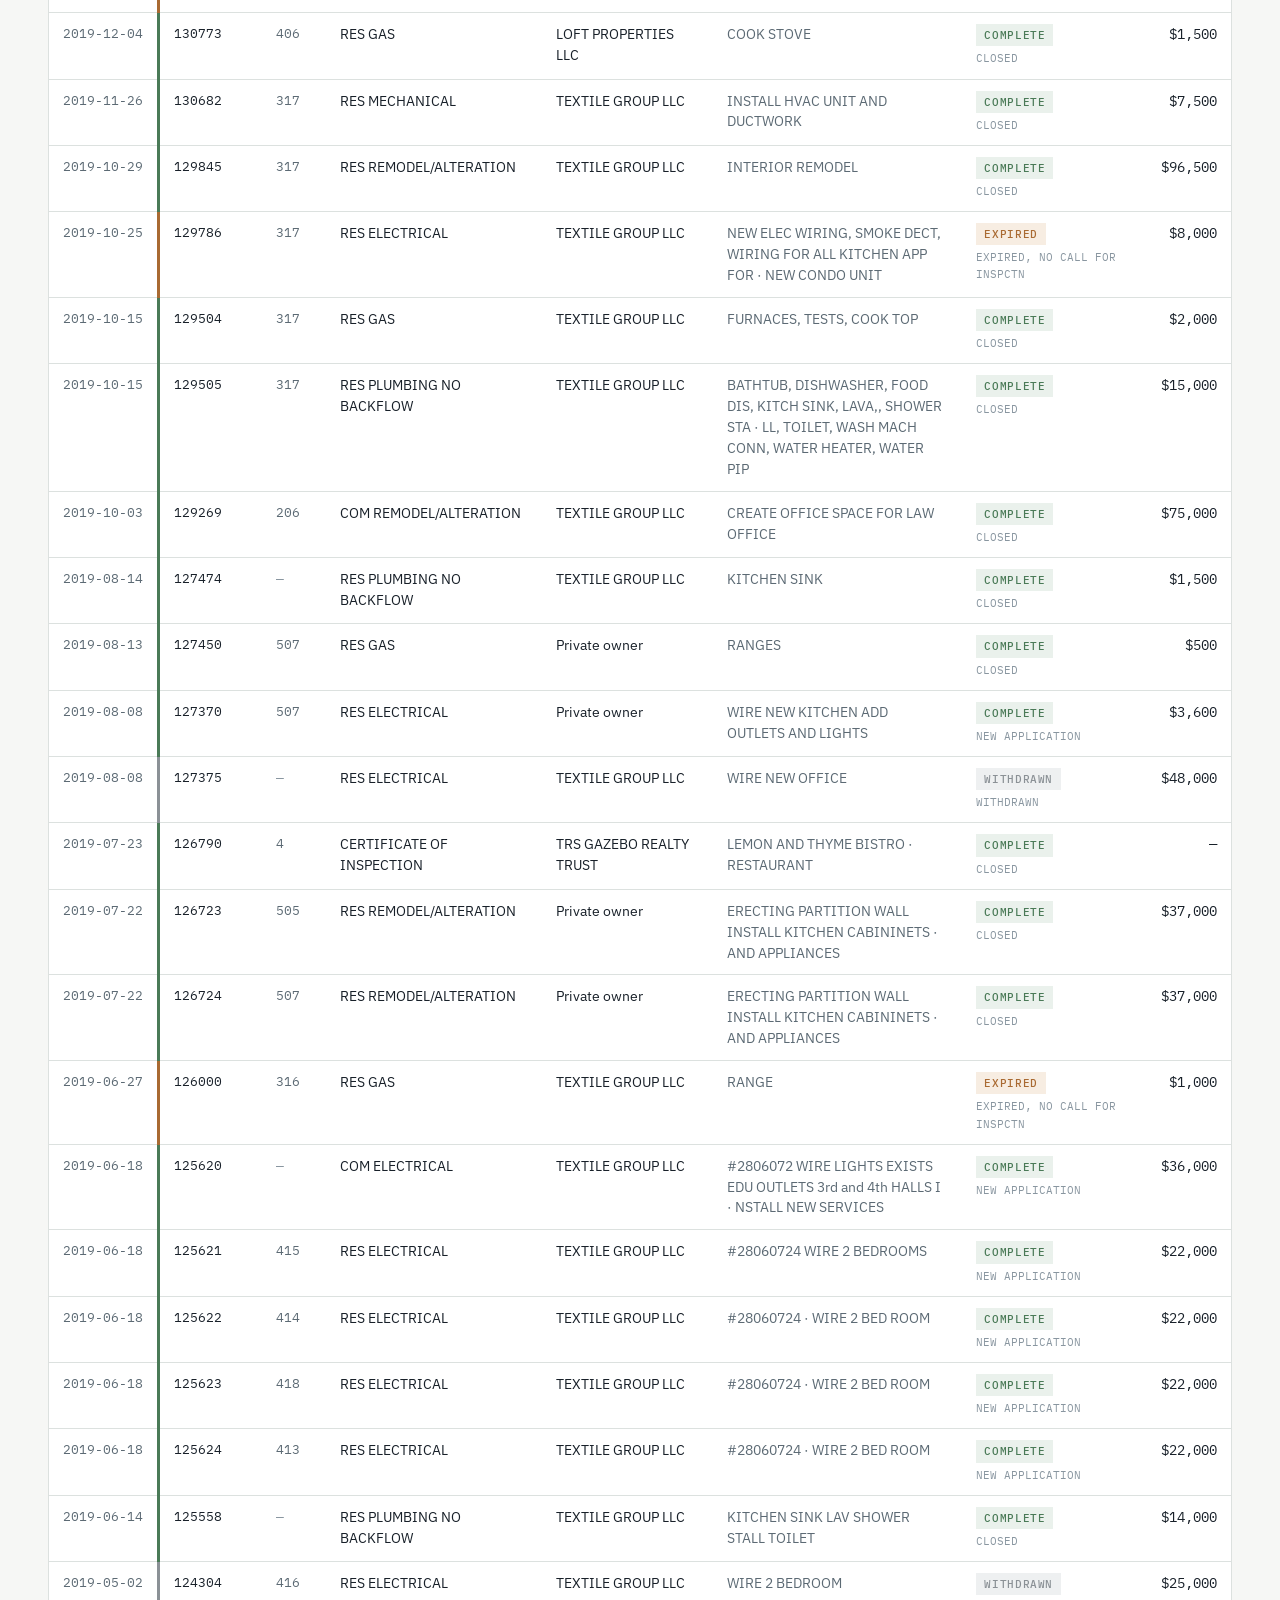
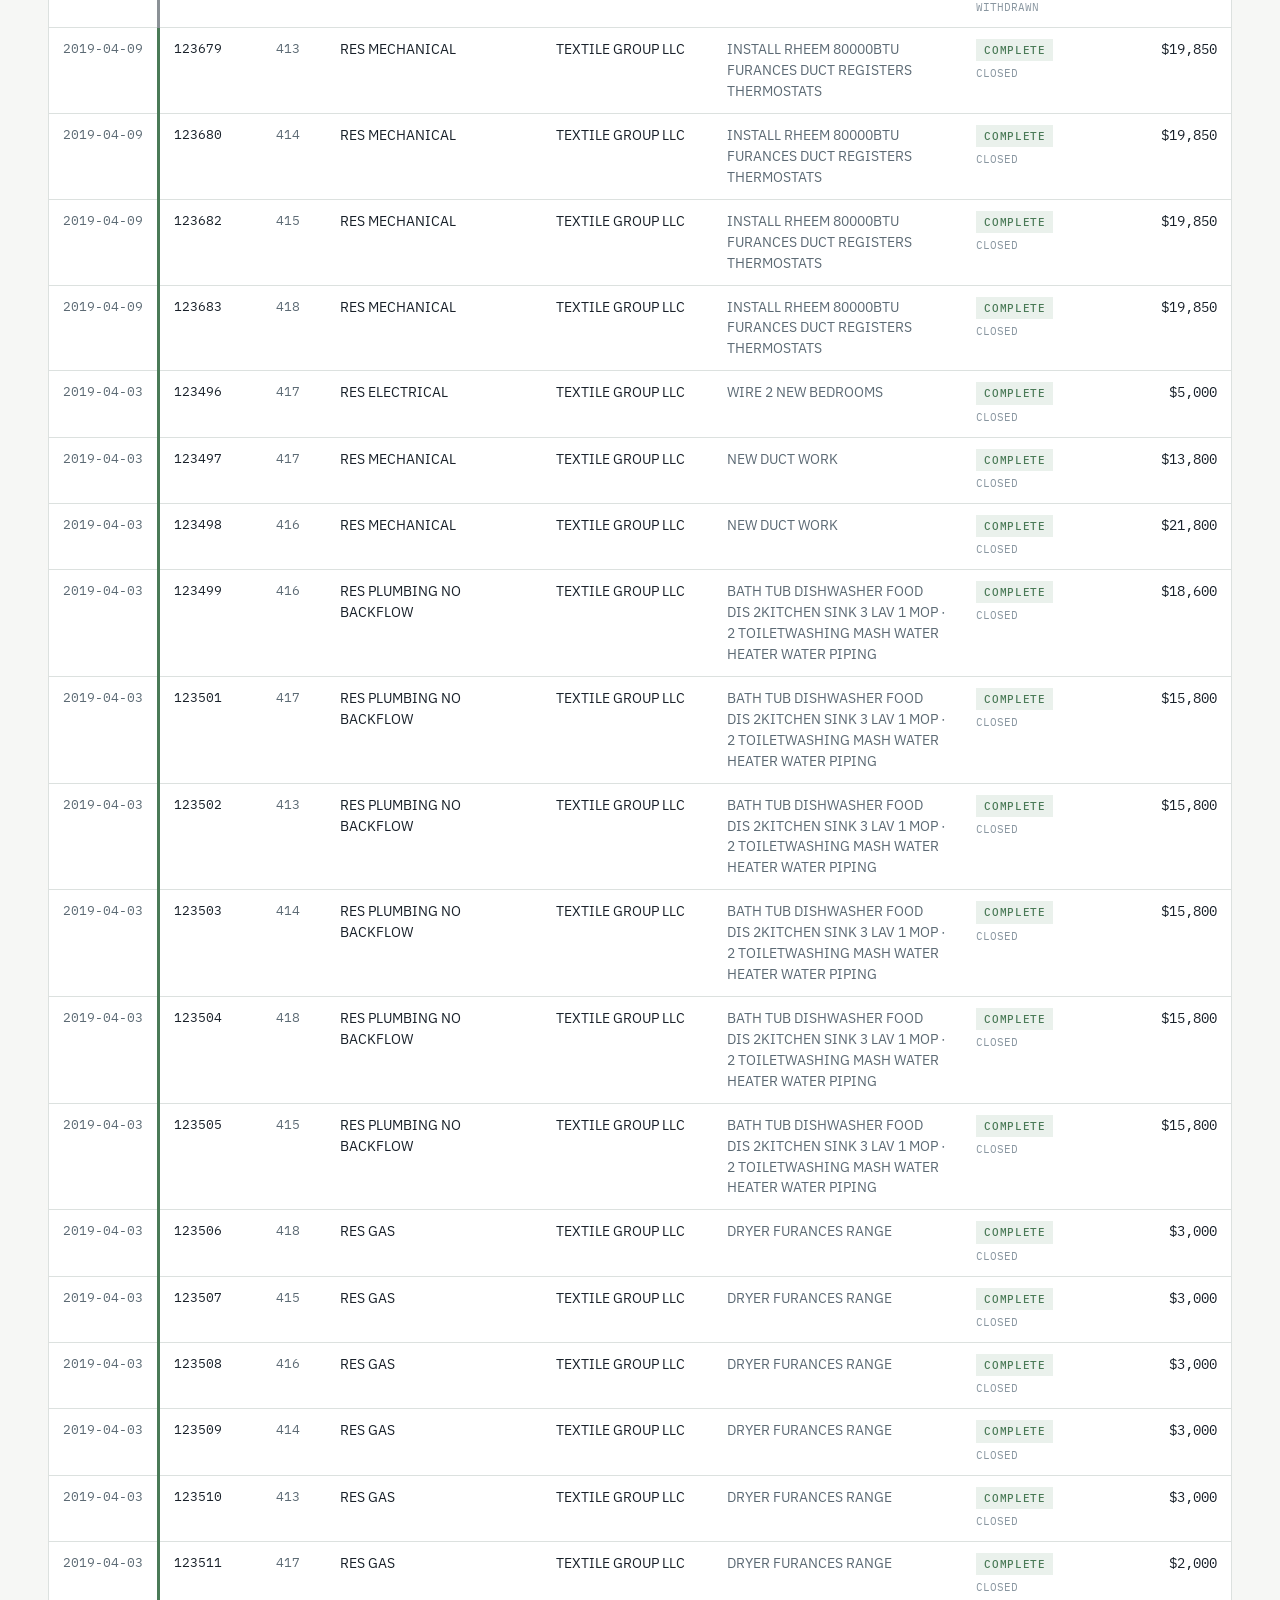
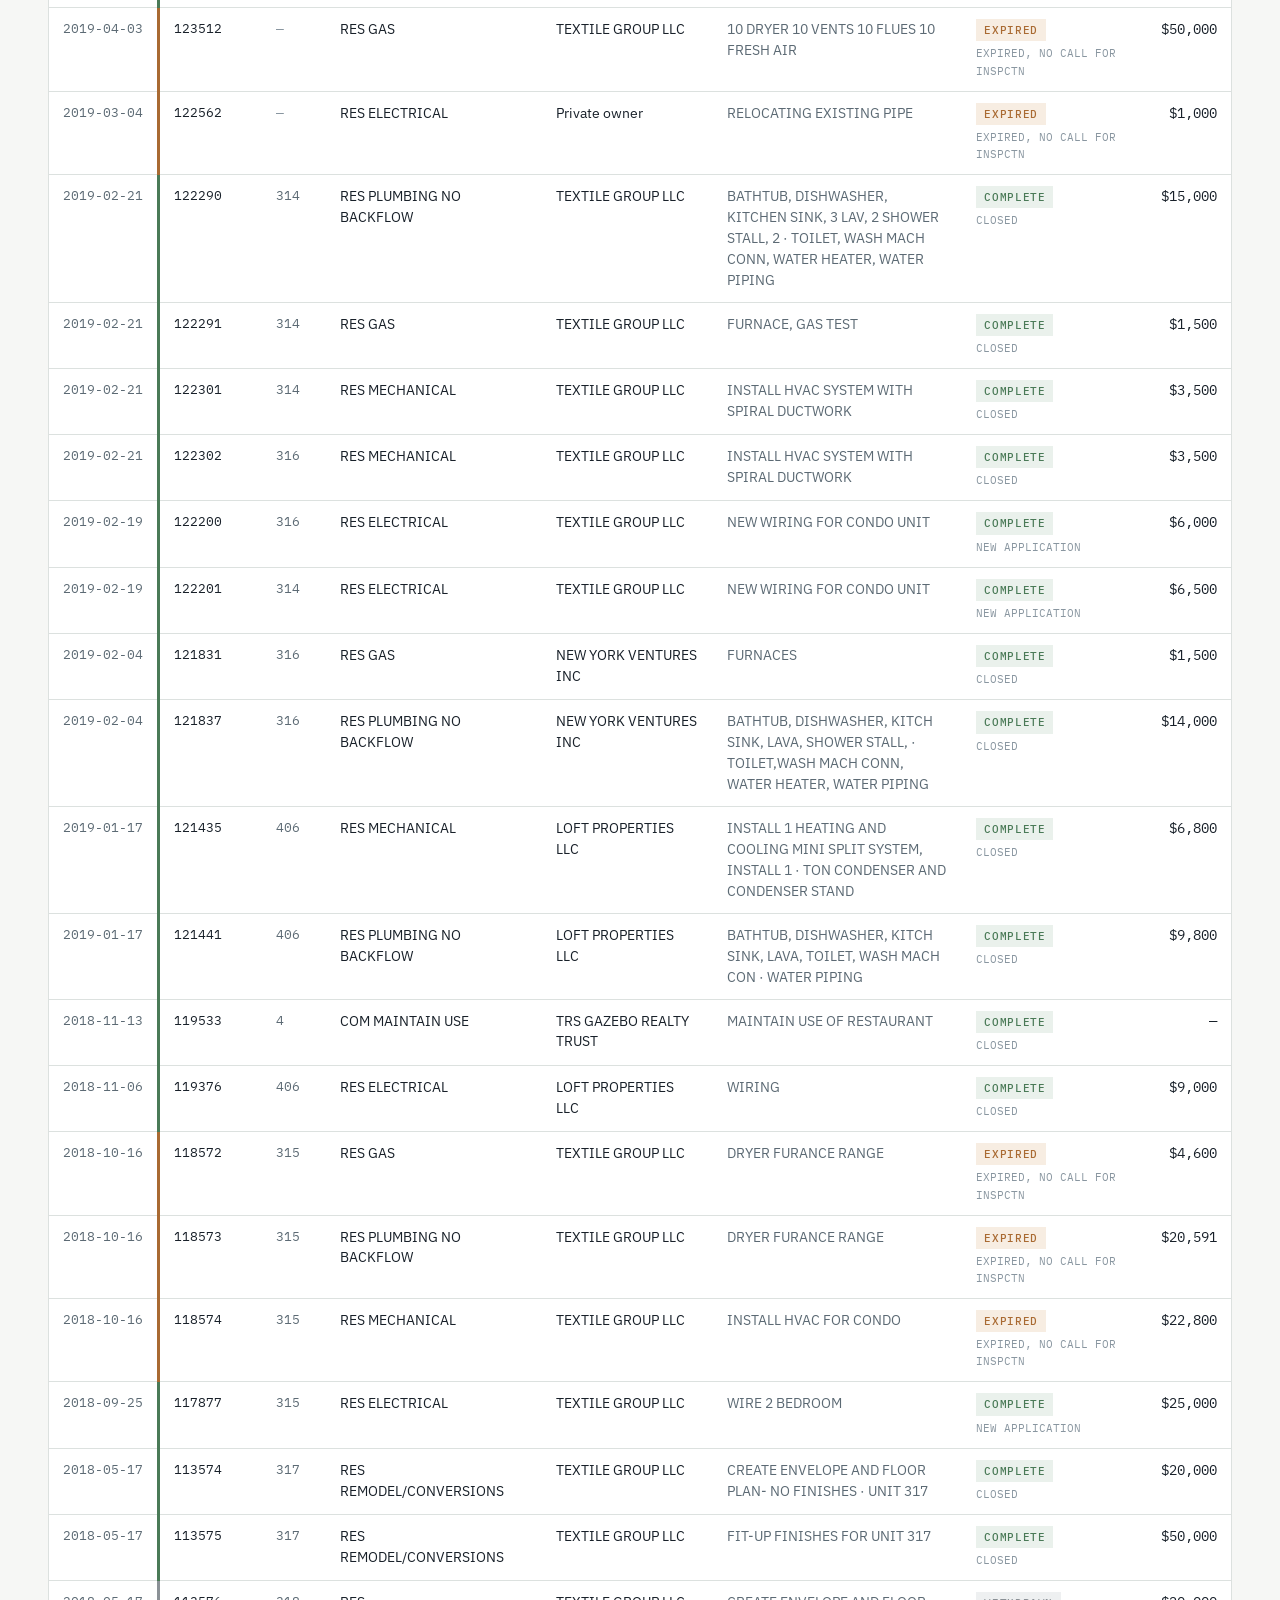
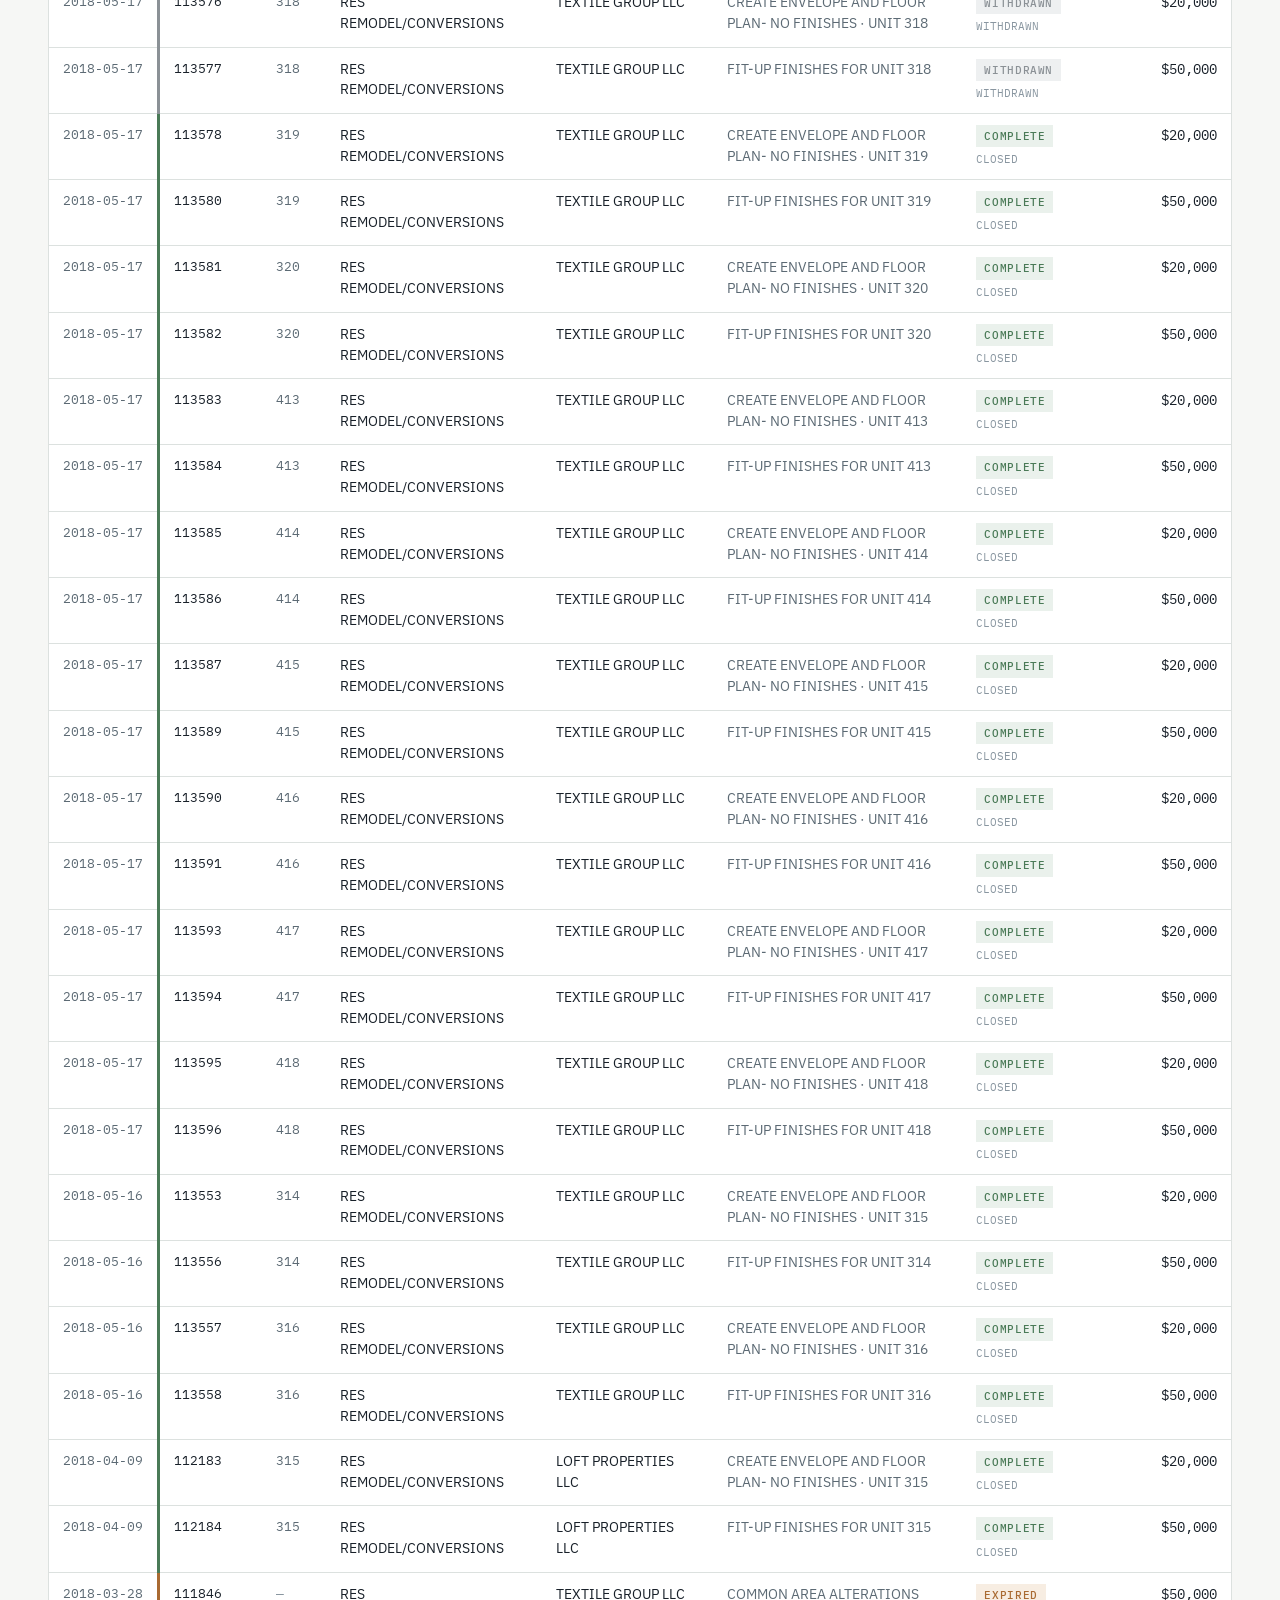
<file: dutton-permits/index.html>
<!DOCTYPE html>
<html lang="en">
<head>
<meta charset="UTF-8">
<meta name="viewport" content="width=device-width, initial-scale=1">
<title>491 Dutton Permit Record</title>
<meta name="robots" content="noindex, nofollow">

<link rel="preconnect" href="https://fonts.googleapis.com">
<link rel="preconnect" href="https://fonts.gstatic.com" crossorigin>
<link rel="stylesheet" href="https://fonts.googleapis.com/css2?family=Newsreader:opsz,wght@6..72,400;6..72,500;6..72,600&family=IBM+Plex+Mono:wght@400;500;600&family=IBM+Plex+Sans:wght@400;500;600&display=swap">
<style>
:root{
  --paper:#F6F7F5; --card:#FFFFFF; --ink:#182029; --slate:#5C6A74; --faint:#8996A0;
  --rule:#DCE1DF; --rule-strong:#C3CBC8; --accent:#1C6F68; --accent-soft:#E4EFED;
  --st-closed:#4A7A57; --st-expired:#A96A32; --st-open:#2C6796; --st-withdrawn:#8B9196;
  --st-closed-bg:#EAF1EC; --st-expired-bg:#F7EDE2; --st-open-bg:#E7EFF6; --st-withdrawn-bg:#EEF0F1;
  --on-accent:#FFFFFF;
  --shadow:0 1px 2px rgba(24,32,41,.06),0 8px 24px -12px rgba(24,32,41,.14);
}
@media (prefers-color-scheme:dark){ :root:not([data-theme="light"]){
  --paper:#11171C; --card:#171F26; --ink:#E9EEEB; --slate:#95A4AE; --faint:#6E7F8A;
  --rule:#25303A; --rule-strong:#33414D; --accent:#57ADA3; --accent-soft:#16302E;
  --st-closed:#7FB68C; --st-expired:#D69A5F; --st-open:#69A5D4; --st-withdrawn:#94A0A8;
  --st-closed-bg:#182A1F; --st-expired-bg:#2E2318; --st-open-bg:#152634; --st-withdrawn-bg:#1E262C;
  --on-accent:#0C1114;
  --shadow:0 1px 2px rgba(0,0,0,.4),0 8px 24px -12px rgba(0,0,0,.6);
}}
:root[data-theme="dark"]{
  --paper:#11171C; --card:#171F26; --ink:#E9EEEB; --slate:#95A4AE; --faint:#6E7F8A;
  --rule:#25303A; --rule-strong:#33414D; --accent:#57ADA3; --accent-soft:#16302E;
  --st-closed:#7FB68C; --st-expired:#D69A5F; --st-open:#69A5D4; --st-withdrawn:#94A0A8;
  --st-closed-bg:#182A1F; --st-expired-bg:#2E2318; --st-open-bg:#152634; --st-withdrawn-bg:#1E262C;
  --on-accent:#0C1114;
  --shadow:0 1px 2px rgba(0,0,0,.4),0 8px 24px -12px rgba(0,0,0,.6);
}
*{box-sizing:border-box}
body{
  margin:0; background:var(--paper); color:var(--ink);
  font-family:"IBM Plex Sans",-apple-system,BlinkMacSystemFont,"Segoe UI",sans-serif;
  font-size:15px; line-height:1.55; -webkit-font-smoothing:antialiased;
}
.wrap{max-width:1240px;margin:0 auto;padding:0 28px 96px}
mono,.mono{font-family:"IBM Plex Mono",ui-monospace,Menlo,monospace}
.num{font-variant-numeric:tabular-nums}

/* masthead */
header.mast{padding:52px 0 30px;border-bottom:2px solid var(--ink)}
.eyebrow{font-family:"IBM Plex Mono",monospace;font-size:11.5px;letter-spacing:.14em;text-transform:uppercase;color:var(--accent);font-weight:500}
h1{font-family:"Newsreader",Georgia,serif;font-weight:500;font-size:clamp(34px,5vw,52px);line-height:1.06;margin:12px 0 0;letter-spacing:-.015em;text-wrap:balance}
.sub{margin:14px 0 0;max-width:64ch;color:var(--slate);font-size:15.5px}
.prov{margin-top:22px;display:flex;flex-wrap:wrap;gap:8px 26px;font-size:12.5px;color:var(--faint);font-family:"IBM Plex Mono",monospace}
.prov b{color:var(--slate);font-weight:500}

/* figures */
.figs{display:grid;grid-template-columns:repeat(auto-fit,minmax(168px,1fr));gap:1px;background:var(--rule);border:1px solid var(--rule);margin:34px 0 0}
.fig{background:var(--card);padding:20px 20px 18px}
.fig .k{font-size:11.5px;letter-spacing:.1em;text-transform:uppercase;color:var(--faint);font-family:"IBM Plex Mono",monospace}
.fig .v{font-family:"Newsreader",Georgia,serif;font-size:40px;line-height:1;margin-top:10px;font-variant-numeric:tabular-nums;font-weight:500}
.fig .n{font-size:12.5px;color:var(--slate);margin-top:8px;line-height:1.4}
.fig.hi .v{color:var(--st-expired)}

h2{font-family:"Newsreader",Georgia,serif;font-weight:500;font-size:25px;margin:52px 0 4px;letter-spacing:-.01em}
.lede{color:var(--slate);margin:0 0 20px;max-width:70ch;font-size:14.5px}

/* agreement units */
.units{display:grid;grid-template-columns:repeat(auto-fit,minmax(268px,1fr));gap:16px}
.unit{background:var(--card);border:1px solid var(--rule);border-top:3px solid var(--st-open);padding:18px 20px 20px;box-shadow:var(--shadow)}
.unit.none{border-top-color:var(--st-expired)}
.unit h3{margin:0;font-family:"IBM Plex Mono",monospace;font-size:13px;letter-spacing:.08em;text-transform:uppercase;color:var(--slate);font-weight:500}
.unit .big{font-family:"Newsreader",Georgia,serif;font-size:30px;margin:6px 0 12px;font-weight:500}
.unit ul{margin:0;padding:0;list-style:none;display:flex;flex-direction:column;gap:11px}
.unit li{font-size:13.5px;line-height:1.45;padding-left:13px;border-left:2px solid var(--rule)}
.unit .empty{color:var(--st-expired);font-size:13.5px;line-height:1.5}

/* controls */
.controls{position:sticky;top:0;z-index:20;background:var(--paper);border-bottom:1px solid var(--rule);padding:16px 0 14px;margin-top:12px}
.crow{display:flex;flex-wrap:wrap;gap:10px;align-items:center}
input[type=search],select{
  font-family:"IBM Plex Sans",sans-serif;font-size:14px;color:var(--ink);background:var(--card);
  border:1px solid var(--rule-strong);padding:9px 12px;min-width:0
}
input[type=search]{flex:1 1 260px}
select{max-width:260px}
input:focus-visible,select:focus-visible,button:focus-visible{outline:2px solid var(--accent);outline-offset:1px}
.chips{display:flex;flex-wrap:wrap;gap:7px;margin-top:11px}
.chip{font-family:"IBM Plex Mono",monospace;font-size:12px;letter-spacing:.03em;padding:6px 11px;border:1px solid var(--rule-strong);background:var(--card);color:var(--slate);cursor:pointer}
.chip:hover{border-color:var(--accent);color:var(--accent)}
.chip[aria-pressed=true]{background:var(--accent);border-color:var(--accent);color:var(--on-accent)}
.cite{margin-top:12px;font-family:"IBM Plex Mono",monospace;font-size:12.5px;color:var(--slate);display:flex;gap:12px;align-items:baseline;flex-wrap:wrap}
.cite b{color:var(--ink);font-weight:600}
.btn{font-family:"IBM Plex Mono",monospace;font-size:11.5px;letter-spacing:.06em;text-transform:uppercase;background:none;border:1px solid var(--rule-strong);color:var(--slate);padding:5px 10px;cursor:pointer}
.btn:hover{border-color:var(--accent);color:var(--accent)}

/* table */
.tablewrap{overflow-x:auto;border:1px solid var(--rule);background:var(--card);margin-top:18px}
table{border-collapse:collapse;width:100%;min-width:920px}
th{
  text-align:left;font-family:"IBM Plex Mono",monospace;font-size:11px;letter-spacing:.1em;text-transform:uppercase;
  color:var(--faint);font-weight:500;padding:12px 14px;border-bottom:1px solid var(--rule-strong);
  white-space:nowrap;cursor:pointer;user-select:none;background:var(--card);position:sticky;top:0
}
th:hover{color:var(--accent)}
th .ar{opacity:.45;font-size:9px;margin-left:3px}
td{padding:11px 14px;border-bottom:1px solid var(--rule);font-size:13.5px;vertical-align:top}
tr.rec{cursor:pointer}
tr.rec:hover td{background:var(--accent-soft)}
td.ref{font-family:"IBM Plex Mono",monospace;font-size:12.5px;white-space:nowrap;border-left:3px solid transparent}
tr.s-COMPLETE td.ref{border-left-color:var(--st-closed)}
tr.s-EXPIRED td.ref{border-left-color:var(--st-expired)}
tr.s-ACTIVE td.ref{border-left-color:var(--st-open)}
tr.s-WITHDRAWN td.ref{border-left-color:var(--st-withdrawn)}
td.dt{font-family:"IBM Plex Mono",monospace;font-size:12.5px;white-space:nowrap;color:var(--slate)}
td.cost{font-family:"IBM Plex Mono",monospace;font-variant-numeric:tabular-nums;text-align:right;white-space:nowrap}
td.own{max-width:210px}
td.desc{max-width:300px;color:var(--slate)}
.pill{display:inline-block;font-family:"IBM Plex Mono",monospace;font-size:10.5px;letter-spacing:.06em;padding:3px 8px;white-space:nowrap;font-weight:500}
.p-COMPLETE{background:var(--st-closed-bg);color:var(--st-closed)}
.p-EXPIRED{background:var(--st-expired-bg);color:var(--st-expired)}
.p-ACTIVE{background:var(--st-open-bg);color:var(--st-open)}
.p-WITHDRAWN{background:var(--st-withdrawn-bg);color:var(--st-withdrawn)}
.usr{display:block;font-size:11px;color:var(--faint);margin-top:4px;font-family:"IBM Plex Mono",monospace}
tr.det td{background:var(--accent-soft);padding:16px 18px 18px 20px}
.dgrid{display:grid;grid-template-columns:repeat(auto-fit,minmax(190px,1fr));gap:14px 26px}
.dgrid div{font-size:13px}
.dgrid .k{font-family:"IBM Plex Mono",monospace;font-size:10.5px;letter-spacing:.08em;text-transform:uppercase;color:var(--faint);display:block;margin-bottom:3px}
.none-msg{padding:40px 18px;text-align:center;color:var(--slate);font-size:14px}

footer{margin-top:56px;padding-top:26px;border-top:1px solid var(--rule);color:var(--slate);font-size:13.5px}
footer h4{font-family:"IBM Plex Mono",monospace;font-size:11.5px;letter-spacing:.1em;text-transform:uppercase;color:var(--faint);margin:0 0 10px;font-weight:500}
footer ul{margin:0;padding-left:18px;display:flex;flex-direction:column;gap:9px;max-width:78ch}
.caveat{border-left:3px solid var(--st-expired);padding:2px 0 2px 14px;margin-top:20px;max-width:78ch}
@media (prefers-reduced-motion:reduce){*{animation:none!important;transition:none!important}}
@media(max-width:640px){.wrap{padding:0 16px 72px} h1{font-size:31px} .fig .v{font-size:32px}}
</style>
</head>
<body>
<div class="wrap">
<header class="mast">
  <div class="eyebrow">City of Lowell &middot; Division of Development Services</div>
  <h1>491 Dutton Street<br>Permit Record</h1>
  <p class="sub">Every building permit application on the parcel from 2009 to 2026, as released by the City. Filter it, sort it, and cite any row by application reference.</p>
  <div class="prov">
    <span><b>Obtained</b> public records request, 16 Aug 2026</span>
    <span><b>Released</b> 25 Aug 2026 by Nicole Llewellyn, Head Clerk</span>
    <span><b>Searched by</b> street address, all units</span>
    <span><b>Records</b> 353 applications</span>
  </div>
</header>

<div class="figs">
  <div class="fig"><div class="k">Applications</div><div class="v num">353</div><div class="n">2009 through 2026, all units</div></div>
  <div class="fig hi"><div class="k">Never closed out</div><div class="v num">85</div><div class="n">62 expired, 23 still active</div></div>
  <div class="fig hi"><div class="k">Expired, no inspection called</div><div class="v num">44</div><div class="n">The City&rsquo;s own designation on the record</div></div>
  <div class="fig"><div class="k">Declared value, all filings</div><div class="v num">$5.42M</div><div class="n">$970,896 of it in the 85 unclosed</div></div>
</div>

<h2>The three units in the developer agreement</h2>
<p class="lede">Filed under Units 205, 209 and 217. This is the whole of what the City holds on them.</p>
<div class="units">
  <div class="unit">
    <h3>Unit</h3><div class="big">205</div>
    <ul>
      <li><b>190584</b> &middot; filed 20 Aug 2025<br>Commercial electrical, &ldquo;wire office,&rdquo; $10,000<br>Owner of record <b>PBM Realty LLC</b><br><span style="color:var(--st-open)">Active &middot; new application, never closed</span></li>
      <li>No building permit on record for the framing.</li>
    </ul>
  </div>
  <div class="unit">
    <h3>Unit</h3><div class="big">209</div>
    <ul>
      <li><b>179076</b> &middot; filed 23 Sep 2024<br>Change of use to a barbershop &middot; <b>TIN Innovations Corp</b><br><span style="color:var(--st-withdrawn)">Withdrawn</span></li>
      <li><b>200110</b> &middot; filed 29 Jul 2026<br>Plumbing, $10,200 &middot; <b>TIN Innovations Corp</b><br><span style="color:var(--st-open)">Active &middot; new application</span></li>
      <li>No building permit and no electrical permit.</li>
    </ul>
  </div>
  <div class="unit none">
    <h3>Unit</h3><div class="big">217</div>
    <div class="empty">No permit record of any kind. No application in any year, under any owner, in the full 353-record release.</div>
  </div>
</div>

<h2>Search the full record</h2>
<p class="lede">353 applications. Click any row for the complete City record.</p>

<div class="controls">
  <div class="crow">
    <input type="search" id="q" placeholder="Search reference, owner, contractor, description, location&hellip;" aria-label="Search permit records">
    <select id="owner" aria-label="Filter by owner"><option value="">All owners</option></select>
    <select id="unit" aria-label="Filter by unit"><option value="">All units</option></select>
  </div>
  <div class="chips" id="chips">
    <button class="chip" data-f="all" aria-pressed="true">All 353</button>
    <button class="chip" data-f="unclosed" aria-pressed="false">Never closed out</button>
    <button class="chip" data-f="EXPIRED" aria-pressed="false">Expired</button>
    <button class="chip" data-f="ACTIVE" aria-pressed="false">Active</button>
    <button class="chip" data-f="COMPLETE" aria-pressed="false">Complete</button>
    <button class="chip" data-f="WITHDRAWN" aria-pressed="false">Withdrawn</button>
    <button class="chip" data-f="noinsp" aria-pressed="false">No inspection called</button>
    <button class="chip" data-f="agreement" aria-pressed="false">Agreement units</button>
  </div>
  <div class="cite">
    <span id="count"></span>
    <button class="btn" id="copy">Copy this view as a citation</button>
    <button class="btn" id="csv">Download this view (CSV)</button>
    <button class="btn" id="reset">Reset</button>
  </div>
</div>

<div class="tablewrap">
  <table>
    <thead><tr>
      <th data-s="recv">Filed<span class="ar">&#9660;</span></th>
      <th data-s="ref">Reference<span class="ar"></span></th>
      <th data-s="unit">Unit<span class="ar"></span></th>
      <th data-s="act">Activity<span class="ar"></span></th>
      <th data-s="own">Owner<span class="ar"></span></th>
      <th data-s="d1">Description<span class="ar"></span></th>
      <th data-s="app">Status<span class="ar"></span></th>
      <th data-s="cost" style="text-align:right">Value<span class="ar"></span></th>
    </tr></thead>
    <tbody id="tb"></tbody>
  </table>
</div>

<footer>
  <h4>How to read this</h4>
  <ul>
    <li><b>&ldquo;Never closed out&rdquo;</b> means the City&rsquo;s Application Status is <i>Expired</i> or <i>Active</i>: 62 plus 23. The 9 withdrawn applications are excluded, since a withdrawal is a decision rather than an omission.</li>
    <li><b>&ldquo;Expired, no call for inspection&rdquo;</b> is the City&rsquo;s own User Status wording, not an inference. It appears on 44 records.</li>
    <li><b>Two status columns.</b> The City keeps an Application Status and a User Status, and they disagree on <b>20 records</b> that read Complete but are not marked Closed. Both are shown on every row so the difference is visible rather than hidden.</li>
    <li><b>Units.</b> 81 records carry no unit in the Location field, mostly parcel-wide and common-area work. They appear under &ldquo;no unit&rdquo; rather than being dropped.</li>
  </ul>
  <div class="caveat" style="border-left-color:var(--accent)">
    <b>Owner names.</b> This page is public, so the names of private individuals have been withheld and appear as <i>Private owner</i>. Company, trust and institutional owners are shown as the City recorded them, since the developer&rsquo;s filing record is the point of the page. Nothing else is altered: every application, status, date, unit and declared value is exactly as released. The CSV export carries the same redaction. The unredacted file is the City&rsquo;s own public record, available on request from the Division of Development Services.
  </div>
  <div class="caveat">
    <b>Two limits worth stating.</b> The list is current as of the City&rsquo;s 25 August 2026 pull, so anything filed since will not appear. And it records what was <i>filed</i>, not what was <i>inspected</i>: the inspection history behind the 85 unclosed applications has been requested from the City and is not yet in hand. Whether that work was inspected and simply never closed out, or never inspected at all, is not answerable from this data.
  </div>
</footer>
</div>

<script>
const DATA = [{"ref":"200110","act":"RES PLUMBING NO BACKFLOW","loc":"491 DUTTON ST 209","unit":"209","own":"TIN INNOVATIONS CORP","app":"ACTIVE","usr":"NEW APPLICATION","recv":"2026-07-29","end":"","con":"","d1":"DISHWASHER, KITCHEN SINK, LAV, TOILET, WASH MACH CONN, WATER","d2":"PIPING","cost":10200.0,"pno":"PG202606302","parcel":"T19470"},{"ref":"199624","act":"RES PLUMBING NO BACKFLOW","loc":"491 DUTTON ST 504","unit":"504","own":"Private owner","app":"ACTIVE","usr":"NEW APPLICATION","recv":"2026-07-21","end":"","con":"","d1":"WATER HEATER","d2":"","cost":3500.0,"pno":"PG202605919","parcel":"M24810"},{"ref":"199120","act":"RES ELECTRICAL","loc":"491 DUTTON ST 504","unit":"504","own":"Private owner","app":"ACTIVE","usr":"NEW APPLICATION","recv":"2026-07-01","end":"","con":"","d1":"WIRE NEW WATER HEATER","d2":"","cost":500.0,"pno":"ELC202605384","parcel":"M24810"},{"ref":"198819","act":"RES GAS","loc":"491 DUTTON ST 504","unit":"504","own":"Private owner","app":"ACTIVE","usr":"NEW APPLICATION","recv":"2026-06-23","end":"","con":"","d1":"FURANCES","d2":"","cost":6300.0,"pno":"PG202605131","parcel":"M24810"},{"ref":"193541","act":"RES PLUMBING NO BACKFLOW","loc":"491 DUTTON ST 307","unit":"307","own":"Private owner","app":"COMPLETE","usr":"CLOSED","recv":"2025-12-09","end":"2026-03-05","con":"","d1":"SHOWER STALL","d2":"","cost":3000.0,"pno":"PG202513416","parcel":"D15220"},{"ref":"193248","act":"RES REMODEL/ALTERATION","loc":"491 DUTTON ST 307","unit":"307","own":"Private owner","app":"COMPLETE","usr":"CLOSED","recv":"2025-12-01","end":"2026-03-10","con":"Private contractor","d1":"TUB TO SHOWER  CONVERSION","d2":"","cost":16305.0,"pno":"MULTIPLE","parcel":"D15220"},{"ref":"193178","act":"RES PLUMBING NO BACKFLOW","loc":"491 DUTTON ST 510","unit":"510","own":"Private owner","app":"ACTIVE","usr":"NEW APPLICATION","recv":"2025-11-25","end":"","con":"","d1":"DISHWASHER","d2":"","cost":250.0,"pno":"PG202513088","parcel":"S92035"},{"ref":"191927","act":"RES ELECTRICAL","loc":"491 DUTTON ST 411","unit":"411","own":"Private owner","app":"ACTIVE","usr":"NEW APPLICATION","recv":"2025-10-14","end":"","con":"","d1":"RERCONNECT POWER TO THE GAS FURANCES","d2":"","cost":5000.0,"pno":"ELC202511501","parcel":"D15130"},{"ref":"191928","act":"RES GAS","loc":"491 DUTTON ST 411","unit":"411","own":"Private owner","app":"ACTIVE","usr":"NEW APPLICATION","recv":"2025-10-14","end":"","con":"MILLTOWN PLUMBING AND HEATING","d1":"FURANCES","d2":"","cost":5000.0,"pno":"PG202511502","parcel":"D15130"},{"ref":"190584","act":"COM ELECTRICAL","loc":"491 DUTTON ST 205","unit":"205","own":"PBM REALTY LLC","app":"ACTIVE","usr":"NEW APPLICATION","recv":"2025-08-20","end":"","con":"","d1":"WIRE OFFICE","d2":"","cost":10000.0,"pno":"ELC202509820","parcel":"T19445"},{"ref":"188102","act":"COM ELECTRICAL","loc":"491 DUTTON ST  4","unit":"4","own":"TRS GAZEBO REALTY TRUST","app":"EXPIRED","usr":"EXPIRED","recv":"2025-05-20","end":"2026-08-24","con":"","d1":"RELOCATING FOOD WARMER PLUGS","d2":"","cost":800.0,"pno":"ELC202506491","parcel":"L16225"},{"ref":"187251","act":"RES MAINTAIN USE","loc":"491 DUTTON ST  4","unit":"4","own":"TRS GAZEBO REALTY TRUST","app":"COMPLETE","usr":"CLOSED","recv":"2025-04-22","end":"2025-06-04","con":"MESTIZA LATIN KITCHEN CORP","d1":"MAINTAIN USE OF RESTAURANT","d2":"","cost":0.0,"pno":"MULTIPLE","parcel":"L16225"},{"ref":"183408","act":"RES ELECTRICAL","loc":"491 DUTTON ST 309","unit":"309","own":"Private owner","app":"EXPIRED","usr":"EXPIRED","recv":"2024-12-24","end":"2026-08-24","con":"","d1":"RECONNECT POWER TO REPLACEMENT FURNACE","d2":"","cost":2000.0,"pno":"ELC202414037","parcel":"D15230"},{"ref":"183409","act":"RES GAS","loc":"491 DUTTON ST 309","unit":"309","own":"Private owner","app":"ACTIVE","usr":"NEW APPLICATION","recv":"2024-12-24","end":"","con":"","d1":"FURNACE","d2":"","cost":2000.0,"pno":"PG202414038","parcel":"D15230"},{"ref":"183268","act":"RES GAS","loc":"491 DUTTON ST","unit":"","own":"TEXTILE GROUP LLC","app":"ACTIVE","usr":"NEW APPLICATION","recv":"2024-12-17","end":"","con":"","d1":"FURNACE, UNIT HEATER","d2":"","cost":10000.0,"pno":"PG202413793","parcel":"108100"},{"ref":"180306","act":"RES ELECTRICAL","loc":"491 DUTTON ST 309","unit":"309","own":"Private owner","app":"COMPLETE","usr":"CLOSED","recv":"2024-10-22","end":"2024-11-12","con":"","d1":"BATHROOM REMODEL","d2":"","cost":2000.0,"pno":"ELC202411237","parcel":"D15230"},{"ref":"179657","act":"RES PLUMBING NO BACKFLOW","loc":"491 DUTTON ST 309","unit":"309","own":"Private owner","app":"COMPLETE","usr":"NEW APPLICATION","recv":"2024-10-08","end":"2024-11-12","con":"","d1":"1 BATHTUB, 2 LAV, 1 TOILET,","d2":"","cost":5000.0,"pno":"PG202410657","parcel":"D15230"},{"ref":"179076","act":"COM CHANGE OF USE","loc":"491 DUTTON ST 209","unit":"209","own":"TIN INNOVATIONS CORP","app":"WITHDRAWN","usr":"WITHDRAWN","recv":"2024-09-23","end":"2025-01-10","con":"PARADISE STUDIO BARBERSHOP","d1":"CHANGE OF USE TO BARBERSHOP","d2":"","cost":0.0,"pno":"MULTIPLE","parcel":"T19470"},{"ref":"178743","act":"RES REMODEL/ALTERATION","loc":"491 DUTTON ST 309","unit":"309","own":"Private owner","app":"COMPLETE","usr":"CLOSED","recv":"2024-09-10","end":"2024-11-14","con":"WILLIAM LOMBARDO CONTRACTING","d1":"DEMO PARTIAL BTHRM- INCLD CEILING,TILE WALLS.DISPOSE DEBRIS","d2":"ISNTALL NEW TILE SHWR, VALVE & COMPONENTS,NEW TOILET&VANITY","cost":15500.0,"pno":"MULTIPLE","parcel":"D15230"},{"ref":"176391","act":"COM MAINTAIN USE","loc":"491 DUTTON ST  4","unit":"4","own":"TRS GAZEBO REALTY TRUST","app":"COMPLETE","usr":"CLOSED","recv":"2024-06-27","end":"2024-07-24","con":"LEMON AND THYME BY FREVIC","d1":"MAINTAIN USE OF RESTAURANT","d2":"","cost":0.0,"pno":"MULTIPLE","parcel":"L16225"},{"ref":"173775","act":"RES ELECTRICAL","loc":"491 DUTTON ST 309","unit":"309","own":"Private owner","app":"EXPIRED","usr":"EXPIRED","recv":"2024-04-12","end":"2026-08-24","con":"","d1":"INSTALLING ELECTRIC WATER HEATER","d2":"","cost":1000.0,"pno":"ELC202403742","parcel":"D15230"},{"ref":"173777","act":"RES PLUMBING NO BACKFLOW","loc":"491 DUTTON ST 309","unit":"309","own":"Private owner","app":"ACTIVE","usr":"NEW APPLICATION","recv":"2024-04-12","end":"","con":"","d1":"WATER HEATER","d2":"","cost":4280.0,"pno":"PG202403743","parcel":"D15230"},{"ref":"170676","act":"COM PLUMBING NO BACKFLOW","loc":"491 DUTTON ST","unit":"","own":"TEXTILE GROUP LLC","app":"COMPLETE","usr":"NEW APPLICATION","recv":"2024-01-10","end":"2024-07-09","con":"","d1":"WATER PIPING","d2":"","cost":56000.0,"pno":"PG202400272","parcel":"108100"},{"ref":"169842","act":"COM MAINTAIN USE","loc":"491 DUTTON ST 204","unit":"204","own":"TEXTILE GROUP LLC","app":"COMPLETE","usr":"CLOSED","recv":"2023-12-06","end":"2023-12-06","con":"TEXTILE GROUP LLC","d1":"MAINTAIN USE OF VACANT SPACE TO BE USED AS CONFERENCE AREA","d2":"FOR EXISTING TENANT-OCCUPANT LOAD 70","cost":0.0,"pno":"MULTIPLE","parcel":"T19440"},{"ref":"162648","act":"RES REMODEL/ALTERATION","loc":"491 DUTTON ST 401","unit":"401","own":"TOURVILLE REALTY LLC","app":"COMPLETE","usr":"CLOSED","recv":"2023-04-20","end":"2023-08-24","con":"WILLIAM LOMBARDO CONTRACTING","d1":"INSTALL KITCHEN CABINETS APPLICANCES AND FIXTURES","d2":"","cost":24000.0,"pno":"MULTIPLE","parcel":"L16315"},{"ref":"162649","act":"RES GAS","loc":"491 DUTTON ST 401","unit":"401","own":"TOURVILLE REALTY LLC","app":"COMPLETE","usr":"CLOSED","recv":"2023-04-20","end":"2023-08-09","con":"Private contractor","d1":"RANGE","d2":"","cost":3000.0,"pno":"PG202303828","parcel":"L16315"},{"ref":"162651","act":"RES PLUMBING NO BACKFLOW","loc":"491 DUTTON ST 401","unit":"401","own":"TOURVILLE REALTY LLC","app":"COMPLETE","usr":"CLOSED","recv":"2023-04-20","end":"2023-08-09","con":"","d1":"DISHWASHER FOOD DISPOSE KITCHEN SINK","d2":"","cost":3300.0,"pno":"PG202303829","parcel":"L16315"},{"ref":"162539","act":"RES ELECTRICAL","loc":"491 DUTTON ST 401","unit":"401","own":"TOURVILLE REALTY LLC","app":"COMPLETE","usr":"CLOSED","recv":"2023-04-18","end":"2023-08-24","con":"","d1":"KITCHEN RENOVATION","d2":"","cost":3500.0,"pno":"ELC202303737","parcel":"L16315"},{"ref":"161447","act":"COM MAINTAIN USE","loc":"491 DUTTON ST 204","unit":"204","own":"GAZEBO REALTY TRUST","app":"COMPLETE","usr":"CLOSED","recv":"2023-03-07","end":"2024-12-05","con":"LEMON AND THYME MACJOES","d1":"MAINTAIN USE OF RESTAURANT","d2":"","cost":0.0,"pno":"MULTIPLE","parcel":"T19440"},{"ref":"161411","act":"RES GAS","loc":"491 DUTTON ST 520","unit":"520","own":"Private owner","app":"ACTIVE","usr":"NEW ONLINE PERMIT APPLICATION","recv":"2023-03-06","end":"","con":"MILLTOWN PLUMBING AND HEATING","d1":"Relocating gas line for dryer to allow better access.","d2":"","cost":800.0,"pno":"PG202301877","parcel":"H10645"},{"ref":"160559","act":"RES ELECTRICAL","loc":"491 DUTTON ST  201","unit":"201","own":"Private owner","app":"EXPIRED","usr":"EXPIRED, NO CALL FOR INSPCTN","recv":"2023-02-02","end":"2026-08-24","con":"","d1":"WIRE NEW BEDROOM AND BATH; ADD MORE OUTLETS TO MASTER","d2":"BEDROOM & NEW HALL LIGHTS","cost":6500.0,"pno":"ELC202300871","parcel":"D15565"},{"ref":"159957","act":"RES PLUMBING NO BACKFLOW","loc":"491 DUTTON ST 201","unit":"201","own":"TEXTILE GROUP LLC","app":"ACTIVE","usr":"NEW APPLICATION","recv":"2023-01-18","end":"","con":"","d1":"2 BATHTUB, 3 LAVATORY, 2 TOILET, 1 WATER HEATER","d2":"","cost":8000.0,"pno":"PG202300416","parcel":"108100"},{"ref":"159958","act":"RES GAS","loc":"491 DUTTON ST 201","unit":"201","own":"TEXTILE GROUP LLC","app":"ACTIVE","usr":"NEW APPLICATION","recv":"2023-01-18","end":"","con":"","d1":"1 WATER HEATER","d2":"","cost":8000.0,"pno":"PG202300417","parcel":"108100"},{"ref":"155934","act":"RES ELECTRICAL","loc":"491 DUTTON ST  103","unit":"103","own":"TEXTILE GROUP LLC","app":"EXPIRED","usr":"EXPIRED, NO CALL FOR INSPCTN","recv":"2022-09-12","end":"2026-08-24","con":"","d1":"INSTALL NEW OUTLETS FOR NEW SPACE AND INSTALL NEW SWITCHES","d2":"FOR LIGHT INSIDE ATTIC","cost":6000.0,"pno":"ELC202207390","parcel":"D00030"},{"ref":"155935","act":"RES ELECTRICAL","loc":"491 DUTTON ST  104","unit":"104","own":"TEXTILE GROUP LLC","app":"EXPIRED","usr":"EXPIRED, NO CALL FOR INSPCTN","recv":"2022-09-12","end":"2026-08-24","con":"","d1":"INSTALL NEW CIRCUITS FOR BATHS AND KITCHEN","d2":"AND NEW DESK INSTALL NEW LIGHTS AND EMERGENCY LIGHTS","cost":12500.0,"pno":"ELC202207391","parcel":"D00035"},{"ref":"155473","act":"RES ELECTRICAL","loc":"491 DUTTON ST 520","unit":"520","own":"Private owner","app":"EXPIRED","usr":"EXPIRED, NO CALL FOR INSPCTN","recv":"2022-08-22","end":"2026-08-24","con":"","d1":"Direct replacement of 95% furnace and coil with rooftop 4 To","d2":"n Heat Pump","cost":1000.0,"pno":"ELC202206930","parcel":"H10645"},{"ref":"155474","act":"RES GAS","loc":"491 DUTTON ST 520","unit":"520","own":"Private owner","app":"COMPLETE","usr":"NEW ONLINE PERMIT APPLICATION","recv":"2022-08-22","end":"2022-09-22","con":"","d1":"Direct replacement of 95% furnace and coil with rooftop 4 To","d2":"n Heat Pump","cost":4000.0,"pno":"PG202206929","parcel":"H10645"},{"ref":"155290","act":"RES PLUMBING NO BACKFLOW","loc":"491 DUTTON ST 105","unit":"105","own":"TEXTILE GROUP LLC","app":"COMPLETE","usr":"CLOSED","recv":"2022-08-11","end":"2023-04-18","con":"","d1":"LAVATORY, SERVICE/MOP SINK, TOILET","d2":"","cost":24500.0,"pno":"PG202206696","parcel":"108100"},{"ref":"154930","act":"COM REMODEL/ALTERATION","loc":"491 DUTTON ST 1C","unit":"1C","own":"TEXTILE GROUP LLC","app":"EXPIRED","usr":"EXPIRED, NO CALL FOR INSPCTN","recv":"2022-07-28","end":"2024-01-30","con":"DEANGELIS JOHN","d1":"ALTERATIONS TO AN EXISTING COMMERCIAL UNIT","d2":"C#1","cost":50000.0,"pno":"MULTIPLE","parcel":"108100"},{"ref":"154931","act":"COM REMODEL/ALTERATION","loc":"491 DUTTON ST 2C","unit":"2C","own":"TEXTILE GROUP LLC","app":"EXPIRED","usr":"EXPIRED, NO CALL FOR INSPCTN","recv":"2022-07-28","end":"2024-01-30","con":"DEANGELIS JOHN","d1":"ALTERATIONS TO AN EXISTING COMMERCIAL UNIT","d2":"C#2","cost":35000.0,"pno":"MULTIPLE","parcel":"108100"},{"ref":"154198","act":"COM REMODEL/ALTERATION","loc":"491 DUTTON ST 1B","unit":"1B","own":"EARTH REALTY","app":"EXPIRED","usr":"EXPIRED, NO CALL FOR INSPCTN","recv":"2022-06-27","end":"2024-01-29","con":"DEANGELIS JOHN","d1":"ALTERATIONS TO EXISTING COMMERICAL UNIT","d2":"","cost":15000.0,"pno":"MULTIPLE","parcel":"L16215"},{"ref":"154201","act":"COM REMODEL/ALTERATION","loc":"491 DUTTON ST 201","unit":"201","own":"EARTH REALTY","app":"EXPIRED","usr":"EXPIRED, NO CALL FOR INSPCTN","recv":"2022-06-27","end":"2024-01-29","con":"DEANGELIS JOHN","d1":"LIVE/WORK SPACE: INTERIOR ALTERATIONS TO EXISTING UNIT","d2":"","cost":40000.0,"pno":"MULTIPLE","parcel":"108100"},{"ref":"153471","act":"COM PLUMBING NO BACKFLOW","loc":"491 DUTTON ST  4","unit":"4","own":"TRS GAZEBO REALTY TRUST","app":"COMPLETE","usr":"CLOSED","recv":"2022-06-01","end":"2022-06-22","con":"","d1":"INTERCEPTOR","d2":"","cost":500.0,"pno":"PG202204412","parcel":"L16225"},{"ref":"153292","act":"RES PLUMBING NO BACKFLOW","loc":"491 DUTTON ST","unit":"","own":"TEXTILE GROUP LLC","app":"EXPIRED","usr":"EXPIRED, NO CALL FOR INSPCTN","recv":"2022-05-24","end":"2024-01-22","con":"","d1":"INTERCEPTOR","d2":"","cost":500.0,"pno":"","parcel":"108100"},{"ref":"153102","act":"RES/COM STRIP/RE-ROOF","loc":"491-491C DUTTON ST","unit":"","own":"TEXTILE GROUP LLC","app":"EXPIRED","usr":"EXPIRED, NO CALL FOR INSPCTN","recv":"2022-05-16","end":"2024-10-15","con":"NORTHERN ROOFING CON","d1":"Remove and replace low EPDM roof","d2":"","cost":18755.0,"pno":"MULTIPLE","parcel":"108100"},{"ref":"149891","act":"RES PLUMBING NO BACKFLOW","loc":"491 DUTTON ST 511","unit":"511","own":"Private owner","app":"ACTIVE","usr":"NEW ONLINE PERMIT APPLICATION","recv":"2022-01-21","end":"","con":"","d1":"Direct replacement of 50 gal. electric water heater","d2":"","cost":1000.0,"pno":"PG202200616","parcel":"M24825"},{"ref":"149415","act":"RES ELECTRICAL","loc":"491 DUTTON ST 201","unit":"201","own":"TEXTILE GROUP LLC","app":"EXPIRED","usr":"EXPIRED, NO CALL FOR INSPCTN","recv":"2022-01-04","end":"2026-08-24","con":"","d1":"INSTALL MAIN FEEDER FOR UNIT UA207453","d2":"","cost":550.0,"pno":"ELC202200044","parcel":"108100"},{"ref":"149416","act":"RES ELECTRICAL","loc":"491 DUTTON ST 210A","unit":"210A","own":"TEXTILE GROUP LLC","app":"COMPLETE","usr":"CLOSED","recv":"2022-01-04","end":"2022-01-13","con":"","d1":"INSTALL MAIN FEEDER FOR UNIT UA 207453","d2":"","cost":550.0,"pno":"ELC202200046","parcel":"108100"},{"ref":"149417","act":"RES ELECTRICAL","loc":"491 DUTTON ST 210B","unit":"210B","own":"TEXTILE GROUP LLC","app":"COMPLETE","usr":"CLOSED","recv":"2022-01-04","end":"2022-01-13","con":"","d1":"INSTALL MAIN FEEDER FOR UNIT UA207453","d2":"","cost":550.0,"pno":"ELC202200047","parcel":"108100"},{"ref":"149418","act":"RES ELECTRICAL","loc":"491 DUTTON ST 212","unit":"212","own":"TEXTILE GROUP LLC","app":"COMPLETE","usr":"CLOSED","recv":"2022-01-04","end":"2022-01-13","con":"","d1":"INSTALL MAIN FEEDER FOR UNIT UA 207453","d2":"","cost":550.0,"pno":"ELC202200048","parcel":"108100"},{"ref":"148264","act":"RES GAS","loc":"491 DUTTON ST 208","unit":"208","own":"TEXTILE GROUP LLC","app":"COMPLETE","usr":"CLOSED","recv":"2021-11-17","end":"2021-12-16","con":"","d1":"FURNACES","d2":"","cost":5000.0,"pno":"PG202109204","parcel":"108100"},{"ref":"148267","act":"RES GAS","loc":"491 DUTTON ST 212","unit":"212","own":"TEXTILE GROUP LLC","app":"COMPLETE","usr":"CLOSED","recv":"2021-11-17","end":"2022-07-07","con":"","d1":"FURNACES, RANGES","d2":"","cost":5000.0,"pno":"PG202109205","parcel":"108100"},{"ref":"148270","act":"RES PLUMBING NO BACKFLOW","loc":"491 DUTTON ST 212","unit":"212","own":"TEXTILE GROUP LLC","app":"COMPLETE","usr":"CLOSED","recv":"2021-11-17","end":"2022-07-07","con":"","d1":"DISHWASH, KITCH SINK, LAVA, SHOWER STALL, TOILET, WASH MACH","d2":"CONN, WATER HEATER","cost":12000.0,"pno":"PG202109206","parcel":"108100"},{"ref":"147570","act":"RES ELECTRICAL","loc":"491 DUTTON ST 210B","unit":"210B","own":"TEXTILE GROUP LLC","app":"EXPIRED","usr":"EXPIRED, NO CALL FOR INSPCTN","recv":"2021-10-25","end":"2026-08-24","con":"","d1":"INSTALL 2 LOW FREQUENCY HORNS IN BEDROOMS","d2":"","cost":1200.0,"pno":"ELC202108559","parcel":"108100"},{"ref":"147269","act":"RES PLUMBING NO BACKFLOW","loc":"491 DUTTON ST 201","unit":"201","own":"TEXTILE GROUP LLC","app":"COMPLETE","usr":"CLOSED","recv":"2021-10-13","end":"2021-12-28","con":"","d1":"DISHWASHER, INTERCEPTOR, KITCHEN SINK, LAVA,","d2":"SHOWER STALL, TOILET, WASH MACH CONN, WATER HEATER","cost":4000.0,"pno":"PG202108235","parcel":"108100"},{"ref":"147272","act":"RES GAS","loc":"491 DUTTON ST 201","unit":"201","own":"TEXTILE GROUP LLC","app":"COMPLETE","usr":"CLOSED","recv":"2021-10-13","end":"2021-12-28","con":"","d1":"FURNACES, RANGES","d2":"","cost":4000.0,"pno":"PG202108236","parcel":"108100"},{"ref":"147194","act":"RES GAS","loc":"491 DUTTON ST 317","unit":"317","own":"Private owner","app":"ACTIVE","usr":"NEW APPLICATION","recv":"2021-10-08","end":"","con":"","d1":"WATER HEATERS","d2":"","cost":1400.0,"pno":"PG202108149","parcel":"108481"},{"ref":"147195","act":"RES PLUMBING NO BACKFLOW","loc":"491 DUTTON ST 317","unit":"317","own":"Private owner","app":"ACTIVE","usr":"NEW APPLICATION","recv":"2021-10-08","end":"","con":"","d1":"WATER HEATER","d2":"","cost":5000.0,"pno":"PG202108151","parcel":"108481"},{"ref":"146664","act":"RES REPAIR","loc":"491 DUTTON ST","unit":"","own":"TEXTILE GROUP LLC","app":"COMPLETE","usr":"CLOSED","recv":"2021-09-20","end":"2021-12-07","con":"CAMBRIDGE RESTORATION ASSOCIATES LLC","d1":"REMOVE ALL METAL CROWN MOLDING AND INSTALL WITH NEW","d2":"METAL CROWN MOLDING","cost":56000.0,"pno":"MULTIPLE","parcel":"108100"},{"ref":"146436","act":"RES PLUMBING NO BACKFLOW","loc":"491 DUTTON ST 210B","unit":"210B","own":"Private owner","app":"COMPLETE","usr":"CLOSED","recv":"2021-09-10","end":"2022-04-12","con":"","d1":"BATHTUB, DISHWASH, FOOD DISPOSER, KITCH SINK, 2 LAV, 2 SHOWE","d2":"STALL, 2 TOILET, WASH MACH CONN, WATER HEATER, WATER PIPING","cost":10000.0,"pno":"PG202107376","parcel":"108100"},{"ref":"146437","act":"RES GAS","loc":"491 DUTTON ST 210B","unit":"210B","own":"TEXTILE GROUP LLC","app":"COMPLETE","usr":"CLOSED","recv":"2021-09-10","end":"2022-04-12","con":"","d1":"FURNACE, RANGE","d2":"","cost":5000.0,"pno":"PG202107378","parcel":"108100"},{"ref":"145262","act":"COM ELECTRICAL","loc":"491 DUTTON ST - UNIT 214 AND 215","unit":"214","own":"TEXTILE GROUP LLC","app":"EXPIRED","usr":"EXPIRED, NO CALL FOR INSPCTN","recv":"2021-07-29","end":"2024-02-20","con":"","d1":"LOW VOLTAGE COMMUNICATIONS CABLING AND AUDIO/VISUAL","d2":"CABLING AND EQUIPMENT","cost":11095.0,"pno":"ELC202105506","parcel":"108100"},{"ref":"144918","act":"RES ELECTRICAL","loc":"491 DUTTON ST 201","unit":"201","own":"TEXTILE GROUP LLC","app":"EXPIRED","usr":"EXPIRED, NO CALL FOR INSPCTN","recv":"2021-07-20","end":"2026-08-24","con":"","d1":"INSTALL 2 NEW LOW FREQUENCY HORNS TO EXISTING FIRE ALARM","d2":"SYSTEM IN BEDROOMS","cost":900.0,"pno":"ELC202105160","parcel":"108100"},{"ref":"143801","act":"RES PLUMBING NO BACKFLOW","loc":"491 DUTTON ST - UNIT 214 AND 215","unit":"214","own":"TEXTILE GROUP LLC","app":"COMPLETE","usr":"NEW ONLINE PERMIT APPLICATION","recv":"2021-06-24","end":"2021-07-29","con":"CHELMSFORD PLUMBING","d1":"INSTALL SINK IN BASEMENT","d2":"","cost":3000.0,"pno":"PG202104455","parcel":"108100"},{"ref":"143634","act":"RES ELECTRICAL","loc":"491 DUTTON ST 210B","unit":"210B","own":"Private owner","app":"COMPLETE","usr":"CLOSED","recv":"2021-06-22","end":"2025-05-23","con":"","d1":"WIRE FULL APARTMENT","d2":"","cost":8500.0,"pno":"ELC202104273","parcel":"108100"},{"ref":"143612","act":"COM REPAIR","loc":"491-491C DUTTON ST","unit":"","own":"TEXTILE GROUP LLC","app":"EXPIRED","usr":"EXPIRED, NO CALL FOR INSPCTN","recv":"2021-06-22","end":"2024-01-30","con":"NORTHERN ROOFING CON","d1":"INSTALL NEW EPDM ROOF AND 2 LOW ROOFS","d2":"ADJACENT TO CANAL 25SQ","cost":35100.0,"pno":"MULTIPLE","parcel":"108100"},{"ref":"143709","act":"COM MECHANICAL","loc":"491-491U DUTTON ST","unit":"","own":"TEXTILE GROUP LLC","app":"ACTIVE","usr":"NEW APPLICATION","recv":"2021-06-22","end":"","con":"","d1":"INSTALL 2 AIT HANDLERS AND 2 CONDENSERS","d2":"","cost":10000.0,"pno":"MCH202104300","parcel":"108481"},{"ref":"143356","act":"COM ELECTRICAL","loc":"491 DUTTON ST","unit":"","own":"TEXTILE GROUP LLC","app":"COMPLETE","usr":"CLOSED","recv":"2021-06-14","end":"2024-02-12","con":"","d1":"install (1) 200A service, (1) 100A service, (1) 75kva transf","d2":"ormer, lighting, power & fire alarm.","cost":123000.0,"pno":"ELC202104061","parcel":"108100"},{"ref":"143297","act":"RES HOME OCCUPATION PERMIT","loc":"491 DUTTON ST 316","unit":"316","own":"Private owner","app":"COMPLETE","usr":"CLOSED","recv":"2021-06-10","end":"2021-06-10","con":"","d1":"SOFTWARE PROGRAMINING","d2":"PHONE AND COMPUTER ONLY","cost":0.0,"pno":"HOC202104000","parcel":"108100"},{"ref":"142724","act":"RES MECHANICAL","loc":"491 DUTTON ST 210A","unit":"210A","own":"TEXTILE GROUP LLC","app":"ACTIVE","usr":"NEW APPLICATION","recv":"2021-05-24","end":"","con":"","d1":"INSTALL HEAT AND COOLING SYSTEM","d2":"","cost":12350.0,"pno":"MCH202103455","parcel":"108100"},{"ref":"142725","act":"RES MECHANICAL","loc":"491 DUTTON ST 201","unit":"201","own":"TEXTILE GROUP LLC","app":"ACTIVE","usr":"NEW APPLICATION","recv":"2021-05-24","end":"","con":"","d1":"INSTALL HEAT AND COOLING SYSTEM","d2":"","cost":14750.0,"pno":"MCH202103456","parcel":"108100"},{"ref":"142664","act":"COM MAINTAIN USE","loc":"491 DUTTON ST  4","unit":"4","own":"TRS GAZEBO REALTY TRUST","app":"COMPLETE","usr":"CLOSED","recv":"2021-05-21","end":"2021-07-16","con":"LEMON AND THYME LLC","d1":"MAINTAIN USE OF RESTAURANT","d2":"","cost":0.0,"pno":"MULTIPLE","parcel":"L16225"},{"ref":"142625","act":"RES ELECTRICAL","loc":"491 DUTTON ST 208","unit":"208","own":"TEXTILE GROUP LLC","app":"EXPIRED","usr":"EXPIRED, NO CALL FOR INSPCTN","recv":"2021-05-20","end":"2026-08-24","con":"","d1":"ADD 3 STROBE ONLY AND 1 HORN STROB TO TENANT SPACE IN UNIT","d2":"","cost":950.0,"pno":"ELC202103371","parcel":"108100"},{"ref":"142626","act":"RES ELECTRICAL","loc":"491 DUTTON ST 212","unit":"212","own":"TEXTILE GROUP LLC","app":"EXPIRED","usr":"EXPIRED, NO CALL FOR INSPCTN","recv":"2021-05-20","end":"2026-08-24","con":"","d1":"REMOVE 3 SMOKES DECT IN UNIT FOR RENOVATION SPACE TO NEW","d2":"STUDIO APT AND REPLACE EXISTING HORN STROBTO LOW FREQUENCY","cost":800.0,"pno":"ELC202103373","parcel":"108100"},{"ref":"142343","act":"RES PLUMBING NO BACKFLOW","loc":"491 DUTTON ST 212","unit":"212","own":"TEXTILE GROUP LLC","app":"WITHDRAWN","usr":"CLOSED","recv":"2021-05-10","end":"2021-09-30","con":"","d1":"DISHWASHER KITCHEN SINK 2 LAV 2 SHOWER STALLS 2 TOILETS 1 WM","d2":"","cost":13000.0,"pno":"PG202103018","parcel":"108100"},{"ref":"142344","act":"RES PLUMBING NO BACKFLOW","loc":"491 DUTTON ST 201","unit":"201","own":"TEXTILE GROUP LLC","app":"WITHDRAWN","usr":"CLOSED","recv":"2021-05-10","end":"2021-09-30","con":"","d1":"DISHWASHER KITCHEN SINK 3 LAV 2 SHOWER STALLS 2 TOILETS 1 WM","d2":"","cost":13000.0,"pno":"PG202103019","parcel":"108100"},{"ref":"141908","act":"COM REMODEL/ALTERATION","loc":"491 DUTTON ST - UNIT 214 AND 215","unit":"214","own":"TEXTILE GROUP LLC","app":"COMPLETE","usr":"CLOSED","recv":"2021-04-23","end":"2021-09-02","con":"DEANGELIS JOHN","d1":"INTERIOR FIT-UP TWO STORY  COMMERCIAL OPEN SPACE UNITS","d2":"COMBINING 4 UNITS INTO 1 - UNITS 214 AND 215","cost":250000.0,"pno":"MULTIPLE","parcel":"108100"},{"ref":"141347","act":"COM REMODEL/ALTERATION","loc":"491 DUTTON ST - UNIT 202 AND 203","unit":"202","own":"TEXTILE GROUP LLC","app":"COMPLETE","usr":"CLOSED","recv":"2021-03-30","end":"2021-09-14","con":"DEANGELIS JOHN","d1":"INTERIOR FIT-UP TWO STORY COMMERCIAL OPEN SPACE UNITS","d2":"COMBINING 4 UNITS INTO 1 - UNITS 203 AND 203","cost":50000.0,"pno":"MULTIPLE","parcel":"108100"},{"ref":"141234","act":"RES MECHANICAL","loc":"491 DUTTON ST 208","unit":"208","own":"TEXTILE GROUP LLC","app":"ACTIVE","usr":"NEW APPLICATION","recv":"2021-03-26","end":"","con":"","d1":"INSTALL HEAT AND COOL SYSTEM INSIDE UNIT","d2":"","cost":9000.0,"pno":"MCH202101955","parcel":"108100"},{"ref":"140425","act":"RES ELECTRICAL","loc":"491 DUTTON ST 201","unit":"201","own":"TEXTILE GROUP LLC","app":"COMPLETE","usr":"CLOSED","recv":"2021-02-24","end":"2025-05-23","con":"","d1":"NEW ELECTRICAL WIRING FOR NEW CONDO UNIT, NEW 100 AMP SUB","d2":"PANEL","cost":8000.0,"pno":"ELC202101142","parcel":"108100"},{"ref":"140427","act":"COM ELECTRICAL","loc":"491 DUTTON ST 208","unit":"208","own":"TEXTILE GROUP LLC","app":"COMPLETE","usr":"NEW APPLICATION","recv":"2021-02-24","end":"2021-06-21","con":"","d1":"NEW ELECTRICAL WIRING FOR NEW OFFICE SPACE UNIT","d2":"","cost":8000.0,"pno":"ELC202101144","parcel":"108100"},{"ref":"140428","act":"RES ELECTRICAL","loc":"491 DUTTON ST 212","unit":"212","own":"TEXTILE GROUP LLC","app":"COMPLETE","usr":"CLOSED","recv":"2021-02-24","end":"2025-05-23","con":"","d1":"NEW ELECTRICAL WIRING FOR NEW CONDO UNIT, NEW 100 AMP SUB","d2":"PANEL","cost":8000.0,"pno":"ELC202101147","parcel":"108100"},{"ref":"139026","act":"RES MECHANICAL","loc":"491 DUTTON ST 212","unit":"212","own":"TEXTILE GROUP LLC","app":"COMPLETE","usr":"CLOSED","recv":"2020-12-10","end":"2022-07-07","con":"","d1":"INSTALL OF HEAT AND COOL SYSTEM INSIDE UNIT","d2":"","cost":13500.0,"pno":"MCH202008125","parcel":"108100"},{"ref":"138609","act":"RES PLUMBING NO BACKFLOW","loc":"491 DUTTON ST 320","unit":"320","own":"TEXTILE GROUP LLC","app":"COMPLETE","usr":"CLOSED","recv":"2020-11-20","end":"2021-08-12","con":"","d1":"BATH TUB DISHWASHER KITCHEN 2 LAV SHOWER STALL 2 TOILET","d2":"","cost":10000.0,"pno":"PG202007542","parcel":"108481"},{"ref":"138610","act":"RES GAS","loc":"491 DUTTON ST 320","unit":"320","own":"TEXTILE GROUP LLC","app":"COMPLETE","usr":"CLOSED","recv":"2020-11-20","end":"2021-08-12","con":"","d1":"FURANCESRANGES","d2":"","cost":1800.0,"pno":"PG202007537","parcel":"108481"},{"ref":"138616","act":"RES PLUMBING NO BACKFLOW","loc":"491 DUTTON ST 319","unit":"319","own":"TEXTILE GROUP LLC","app":"COMPLETE","usr":"CLOSED","recv":"2020-11-20","end":"2021-07-06","con":"","d1":"BATH TUB DISHWASHER KITCHEN LAV SHOWER STALL 2TOILET","d2":"UNINAL WATER HEATER","cost":10000.0,"pno":"PG202007545","parcel":"108481"},{"ref":"138620","act":"RES GAS","loc":"491 DUTTON ST 319","unit":"319","own":"TEXTILE GROUP LLC","app":"COMPLETE","usr":"CLOSED","recv":"2020-11-20","end":"2021-07-06","con":"","d1":"FIRE PLACE FURANCESRANGES","d2":"","cost":1800.0,"pno":"PG202007549","parcel":"108481"},{"ref":"138536","act":"COM REMODEL/ALTERATION","loc":"491 DUTTON ST 208","unit":"208","own":"TEXTILE GROUP LLC","app":"EXPIRED","usr":"EXPIRED, NO CALL FOR INSPCTN","recv":"2020-11-17","end":"2024-01-24","con":"DEANGELIS JOHN","d1":"INTERIOR REMODEL TO CREATE OFFICE SPACE AT 208","d2":"","cost":75000.0,"pno":"MULTIPLE","parcel":"108100"},{"ref":"137639","act":"RES PLUMBING NO BACKFLOW","loc":"491 DUTTON ST 521","unit":"521","own":"TEXTILE GROUP LLC","app":"ACTIVE","usr":"NEW APPLICATION","recv":"2020-10-19","end":"","con":"","d1":"DISHWASHER","d2":"","cost":500.0,"pno":"PG202006550","parcel":"M26010"},{"ref":"137201","act":"RES REMODEL/ALTERATION","loc":"491 DUTTON ST 201","unit":"201","own":"TEXTILE GROUP LLC","app":"COMPLETE","usr":"CLOSED","recv":"2020-10-01","end":"2022-05-04","con":"DEANGELIS JOHN","d1":"INTERIOR REMODEL TO CREATE LIVE/WORK SPACE","d2":"","cost":75000.0,"pno":"MULTIPLE","parcel":"108100"},{"ref":"137202","act":"RES REMODEL/ALTERATION","loc":"491 DUTTON ST 212","unit":"212","own":"TEXTILE GROUP LLC","app":"COMPLETE","usr":"CLOSED","recv":"2020-10-01","end":"2022-11-18","con":"DEANGELIS JOHN","d1":"INTERIOR REMODEL TO CREATE LIVE/WORK SPACE","d2":"","cost":75000.0,"pno":"MULTIPLE","parcel":"108100"},{"ref":"136560","act":"RES PLUMBING NO BACKFLOW","loc":"491-491R DUTTON ST","unit":"","own":"EARTH REALTY","app":"EXPIRED","usr":"EXPIRED, NO CALL FOR INSPCTN","recv":"2020-09-15","end":"2022-02-25","con":"","d1":"COMMON WATER AND SEWER MAIN FOR SECOND FLOOR","d2":"","cost":30000.0,"pno":"PG202005605","parcel":"108104"},{"ref":"136561","act":"RES GAS","loc":"491-491R DUTTON ST","unit":"","own":"EARTH REALTY","app":"ACTIVE","usr":"NEW APPLICATION","recv":"2020-09-15","end":"","con":"","d1":"COMMON GAS MAIN FOR SECOND FLOOR SPACE","d2":"","cost":12000.0,"pno":"PG202005606","parcel":"108104"},{"ref":"136589","act":"RES MECHANICAL","loc":"491 DUTTON ST 210A","unit":"210A","own":"TEXTILE GROUP LLC","app":"COMPLETE","usr":"CLOSED","recv":"2020-09-15","end":"2021-04-27","con":"","d1":"UPDATING HVAC SYSTEM; 60,000 BTU HEAT, 2.57 COOLING","d2":"","cost":12500.0,"pno":"MCH202005643","parcel":"108100"},{"ref":"136590","act":"RES ELECTRICAL","loc":"491 DUTTON ST 210A","unit":"210A","own":"TEXTILE GROUP LLC","app":"COMPLETE","usr":"NEW APPLICATION","recv":"2020-09-15","end":"2021-05-05","con":"","d1":"WIRE 2 BEDROOM","d2":"","cost":7500.0,"pno":"ELC202005644","parcel":"108100"},{"ref":"136292","act":"RES PLUMBING NO BACKFLOW","loc":"491 DUTTON ST 210A","unit":"210A","own":"TEXTILE GROUP LLC","app":"COMPLETE","usr":"CLOSED","recv":"2020-08-28","end":"2021-04-27","con":"","d1":"2 TUBS 1 DISHWASHER 1 KITCHEN SINK 2 LAVS 2 TOILETS WASHING","d2":"WATER HEATER","cost":13350.0,"pno":"PG202005290","parcel":"108100"},{"ref":"136293","act":"RES GAS","loc":"491 DUTTON ST 210A","unit":"210A","own":"TEXTILE GROUP LLC","app":"COMPLETE","usr":"CLOSED","recv":"2020-08-28","end":"2021-04-27","con":"","d1":"FURANCES RANGES","d2":"","cost":3500.0,"pno":"PG202005323","parcel":"108100"},{"ref":"135744","act":"RES ELECTRICAL","loc":"491 DUTTON ST 320","unit":"320","own":"TEXTILE GROUP LLC","app":"EXPIRED","usr":"EXPIRED, NO CALL FOR INSPCTN","recv":"2020-08-10","end":"2026-08-24","con":"","d1":"INSTALL OF NEW ELECTRIAL WIRING CONDO UNIT AND NEW 30A LOAD","d2":"CENTER INSTULATION","cost":7500.0,"pno":"ELC202004696","parcel":"108481"},{"ref":"135745","act":"RES ELECTRICAL","loc":"491 DUTTON ST 319","unit":"319","own":"TEXTILE GROUP LLC","app":"COMPLETE","usr":"CLOSED","recv":"2020-08-10","end":"2026-08-24","con":"","d1":"INSTALL OF NEW ELECTRIAL WIRING CONDO UNIT AND NEW 30A LOAD","d2":"CENTER INSTULATION","cost":7500.0,"pno":"ELC202004697","parcel":"108481"},{"ref":"135641","act":"RES ELECTRICAL","loc":"491 DUTTON ST","unit":"","own":"TEXTILE GROUP LLC","app":"EXPIRED","usr":"EXPIRED, NO CALL FOR INSPCTN","recv":"2020-08-03","end":"2026-08-24","con":"","d1":"INSTALL METER, PANEL, FEEDER CONDUIT AND CONDUCTORS,","d2":"UA#29129900","cost":11680.0,"pno":"ELC202004583","parcel":"108100"},{"ref":"134728","act":"RES MECHANICAL","loc":"491 DUTTON ST 319","unit":"319","own":"TEXTILE GROUP LLC","app":"COMPLETE","usr":"CLOSED","recv":"2020-06-23","end":"2021-07-06","con":"","d1":"INSTALLATION OF HEAT AND COOL SYSTEMS","d2":"","cost":6900.0,"pno":"MCH202003624","parcel":"108481"},{"ref":"134730","act":"RES MECHANICAL","loc":"491 DUTTON ST 320","unit":"320","own":"TEXTILE GROUP LLC","app":"COMPLETE","usr":"CLOSED","recv":"2020-06-23","end":"2021-07-06","con":"","d1":"INSTALLATION OF HEAT AND COOL SYSTEM","d2":"","cost":6900.0,"pno":"MCH202003625","parcel":"108481"},{"ref":"134168","act":"RES PLUMBING NO BACKFLOW","loc":"491 DUTTON ST 319","unit":"319","own":"TEXTILE GROUP LLC","app":"WITHDRAWN","usr":"WITHDRAWN","recv":"2020-05-26","end":"2020-11-17","con":"","d1":"KITCHEN SINK 2 LAV 2 SHOWER STALL 2 TOILET 1 WASH MASH","d2":"","cost":12000.0,"pno":"PG202003082","parcel":"108481"},{"ref":"134169","act":"RES PLUMBING NO BACKFLOW","loc":"491 DUTTON ST 320","unit":"320","own":"TEXTILE GROUP LLC","app":"WITHDRAWN","usr":"WITHDRAWN","recv":"2020-05-26","end":"2020-11-17","con":"","d1":"KITCHEN SINK 2 LAV 2 SHOWER STALL 2 TOILET 1 WASH MASH","d2":"","cost":12000.0,"pno":"PG202003083","parcel":"108481"},{"ref":"133649","act":"COM MAINTAIN USE","loc":"491 DUTTON ST 211","unit":"211","own":"TEXTILE GROUP LLC","app":"COMPLETE","usr":"CLOSED","recv":"2020-04-17","end":"2020-04-21","con":"DEANGELIS JOHN","d1":"MAINTAIN USE OF COMMERCIAL SPACE","d2":"","cost":0.0,"pno":"COO202002481","parcel":"108100"},{"ref":"133327","act":"RES REMODEL/ALTERATION","loc":"491 DUTTON ST 210A","unit":"210A","own":"TEXTILE GROUP LLC","app":"COMPLETE","usr":"CLOSED","recv":"2020-03-20","end":"2021-06-03","con":"DEANGELIS JOHN","d1":"INTERIOR REMODEL TO CREATE LIVE/WORK SPACE","d2":"","cost":75000.0,"pno":"MULTIPLE","parcel":"108100"},{"ref":"133316","act":"RES REMODEL/ALTERATION","loc":"491 DUTTON ST 210B","unit":"210B","own":"TEXTILE GROUP LLC","app":"COMPLETE","usr":"CLOSED","recv":"2020-03-19","end":"2023-02-21","con":"DEANGELIS JOHN","d1":"INTERIOR REMODEL TO CREATE LIVE/WORKSPACE","d2":"","cost":75000.0,"pno":"MULTIPLE","parcel":"108100"},{"ref":"131160","act":"CERTIFICATE OF INSPECTION","loc":"491 DUTTON ST  4","unit":"4","own":"TRS GAZEBO REALTY TRUST","app":"COMPLETE","usr":"CLOSED","recv":"2019-12-23","end":"2020-01-07","con":"","d1":"LEMON AND THYME BISTRO","d2":"RESTAURANT","cost":0.0,"pno":"COI202000114","parcel":"L16225"},{"ref":"130826","act":"RES ELECTRICAL","loc":"491 DUTTON ST 416","unit":"416","own":"TEXTILE GROUP LLC","app":"EXPIRED","usr":"EXPIRED, NO CALL FOR INSPCTN","recv":"2019-12-06","end":"2020-04-09","con":"","d1":"FINISH WORK","d2":"","cost":8900.0,"pno":"ELC201910884","parcel":"108481"},{"ref":"130773","act":"RES GAS","loc":"491 DUTTON ST 406","unit":"406","own":"LOFT PROPERTIES LLC","app":"COMPLETE","usr":"CLOSED","recv":"2019-12-04","end":"2019-12-05","con":"","d1":"COOK STOVE","d2":"","cost":1500.0,"pno":"PG201910819","parcel":"L16340"},{"ref":"130682","act":"RES MECHANICAL","loc":"491 DUTTON ST 317","unit":"317","own":"TEXTILE GROUP LLC","app":"COMPLETE","usr":"CLOSED","recv":"2019-11-26","end":"2020-03-18","con":"","d1":"INSTALL HVAC UNIT AND DUCTWORK","d2":"","cost":7500.0,"pno":"MCH201910717","parcel":"108481"},{"ref":"129845","act":"RES REMODEL/ALTERATION","loc":"491 DUTTON ST 317","unit":"317","own":"TEXTILE GROUP LLC","app":"COMPLETE","usr":"CLOSED","recv":"2019-10-29","end":"2020-03-20","con":"Private contractor","d1":"INTERIOR REMODEL","d2":"","cost":96500.0,"pno":"MULTIPLE","parcel":"108481"},{"ref":"129786","act":"RES ELECTRICAL","loc":"491 DUTTON ST 317","unit":"317","own":"TEXTILE GROUP LLC","app":"EXPIRED","usr":"EXPIRED, NO CALL FOR INSPCTN","recv":"2019-10-25","end":"2020-04-09","con":"","d1":"NEW ELEC WIRING, SMOKE DECT, WIRING FOR ALL KITCHEN APP FOR","d2":"NEW CONDO UNIT","cost":8000.0,"pno":"ELC201909362","parcel":"108481"},{"ref":"129504","act":"RES GAS","loc":"491 DUTTON ST 317","unit":"317","own":"TEXTILE GROUP LLC","app":"COMPLETE","usr":"CLOSED","recv":"2019-10-15","end":"2020-03-18","con":"","d1":"FURNACES, TESTS, COOK TOP","d2":"","cost":2000.0,"pno":"PG201908892","parcel":"108481"},{"ref":"129505","act":"RES PLUMBING NO BACKFLOW","loc":"491 DUTTON ST 317","unit":"317","own":"TEXTILE GROUP LLC","app":"COMPLETE","usr":"CLOSED","recv":"2019-10-15","end":"2020-03-18","con":"","d1":"BATHTUB, DISHWASHER, FOOD DIS, KITCH SINK, LAVA,, SHOWER STA","d2":"LL, TOILET, WASH MACH CONN, WATER HEATER, WATER PIP","cost":15000.0,"pno":"PG201908895","parcel":"108481"},{"ref":"129269","act":"COM REMODEL/ALTERATION","loc":"491 DUTTON ST 206","unit":"206","own":"TEXTILE GROUP LLC","app":"COMPLETE","usr":"CLOSED","recv":"2019-10-03","end":"2020-05-08","con":"DEANGELIS JOHN","d1":"CREATE OFFICE SPACE FOR LAW OFFICE","d2":"","cost":75000.0,"pno":"MULTIPLE","parcel":"108100"},{"ref":"127474","act":"RES PLUMBING NO BACKFLOW","loc":"491 DUTTON ST U6","unit":"","own":"TEXTILE GROUP LLC","app":"COMPLETE","usr":"CLOSED","recv":"2019-08-14","end":"2020-01-21","con":"","d1":"KITCHEN SINK","d2":"","cost":1500.0,"pno":"PG201906908","parcel":"108100"},{"ref":"127450","act":"RES GAS","loc":"491 DUTTON ST 507","unit":"507","own":"Private owner","app":"COMPLETE","usr":"CLOSED","recv":"2019-08-13","end":"2020-01-21","con":"","d1":"RANGES","d2":"","cost":500.0,"pno":"PG201906847","parcel":"M24820"},{"ref":"127370","act":"RES ELECTRICAL","loc":"491 DUTTON ST 507","unit":"507","own":"Private owner","app":"COMPLETE","usr":"NEW APPLICATION","recv":"2019-08-08","end":"2021-02-10","con":"","d1":"WIRE NEW KITCHEN ADD OUTLETS AND LIGHTS","d2":"","cost":3600.0,"pno":"ELC201906707","parcel":"M24820"},{"ref":"127375","act":"RES ELECTRICAL","loc":"491 DUTTON ST U6","unit":"","own":"TEXTILE GROUP LLC","app":"WITHDRAWN","usr":"WITHDRAWN","recv":"2019-08-08","end":"2022-01-19","con":"","d1":"WIRE NEW OFFICE","d2":"","cost":48000.0,"pno":"ELC201906709","parcel":"108100"},{"ref":"126790","act":"CERTIFICATE OF INSPECTION","loc":"491 DUTTON ST  4","unit":"4","own":"TRS GAZEBO REALTY TRUST","app":"COMPLETE","usr":"CLOSED","recv":"2019-07-23","end":"2019-07-31","con":"","d1":"LEMON AND THYME BISTRO","d2":"RESTAURANT","cost":0.0,"pno":"COI201906419","parcel":"L16225"},{"ref":"126723","act":"RES REMODEL/ALTERATION","loc":"491 DUTTON ST 505","unit":"505","own":"Private owner","app":"COMPLETE","usr":"CLOSED","recv":"2019-07-22","end":"2020-01-30","con":"WILLIAM LOMBARDO CONTRACTING","d1":"ERECTING PARTITION WALL INSTALL KITCHEN CABININETS","d2":"AND APPLIANCES","cost":37000.0,"pno":"MULTIPLE","parcel":"M24815"},{"ref":"126724","act":"RES REMODEL/ALTERATION","loc":"491 DUTTON ST 507","unit":"507","own":"Private owner","app":"COMPLETE","usr":"CLOSED","recv":"2019-07-22","end":"2020-01-30","con":"WILLIAM LOMBARDO CONTRACTING","d1":"ERECTING PARTITION WALL INSTALL KITCHEN CABININETS","d2":"AND APPLIANCES","cost":37000.0,"pno":"MULTIPLE","parcel":"M24820"},{"ref":"126000","act":"RES GAS","loc":"491 DUTTON ST 316","unit":"316","own":"TEXTILE GROUP LLC","app":"EXPIRED","usr":"EXPIRED, NO CALL FOR INSPCTN","recv":"2019-06-27","end":"2022-01-11","con":"","d1":"RANGE","d2":"","cost":1000.0,"pno":"PG201905530","parcel":"108481"},{"ref":"125620","act":"COM ELECTRICAL","loc":"491 DUTTON ST","unit":"","own":"TEXTILE GROUP LLC","app":"COMPLETE","usr":"NEW APPLICATION","recv":"2019-06-18","end":"2020-02-26","con":"","d1":"#2806072  WIRE LIGHTS EXISTS EDU OUTLETS 3rd and 4th HALLS I","d2":"NSTALL NEW SERVICES","cost":36000.0,"pno":"E201905231","parcel":"108100"},{"ref":"125621","act":"RES ELECTRICAL","loc":"491 DUTTON ST 415","unit":"415","own":"TEXTILE GROUP LLC","app":"COMPLETE","usr":"NEW APPLICATION","recv":"2019-06-18","end":"2019-10-25","con":"","d1":"#28060724 WIRE 2 BEDROOMS","d2":"","cost":22000.0,"pno":"E201905232","parcel":"108481"},{"ref":"125622","act":"RES ELECTRICAL","loc":"491 DUTTON ST 414","unit":"414","own":"TEXTILE GROUP LLC","app":"COMPLETE","usr":"NEW APPLICATION","recv":"2019-06-18","end":"2019-10-25","con":"","d1":"#28060724","d2":"WIRE 2 BED ROOM","cost":22000.0,"pno":"E201905233","parcel":"108481"},{"ref":"125623","act":"RES ELECTRICAL","loc":"491 DUTTON ST 418","unit":"418","own":"TEXTILE GROUP LLC","app":"COMPLETE","usr":"NEW APPLICATION","recv":"2019-06-18","end":"2019-11-22","con":"","d1":"#28060724","d2":"WIRE 2 BED ROOM","cost":22000.0,"pno":"E201905234","parcel":"108481"},{"ref":"125624","act":"RES ELECTRICAL","loc":"491 DUTTON ST 413","unit":"413","own":"TEXTILE GROUP LLC","app":"COMPLETE","usr":"NEW APPLICATION","recv":"2019-06-18","end":"2019-11-22","con":"","d1":"#28060724","d2":"WIRE 2 BED ROOM","cost":22000.0,"pno":"E201905235","parcel":"108481"},{"ref":"125558","act":"RES PLUMBING NO BACKFLOW","loc":"491 DUTTON ST U6","unit":"","own":"TEXTILE GROUP LLC","app":"COMPLETE","usr":"CLOSED","recv":"2019-06-14","end":"2020-03-17","con":"","d1":"KITCHEN SINK LAV SHOWER STALL TOILET","d2":"","cost":14000.0,"pno":"P201905158","parcel":"108100"},{"ref":"124304","act":"RES ELECTRICAL","loc":"491 DUTTON ST 416","unit":"416","own":"TEXTILE GROUP LLC","app":"WITHDRAWN","usr":"WITHDRAWN","recv":"2019-05-02","end":"2019-11-26","con":"","d1":"WIRE 2 BEDROOM","d2":"","cost":25000.0,"pno":"E201903943","parcel":"108481"},{"ref":"123679","act":"RES MECHANICAL","loc":"491 DUTTON ST 413","unit":"413","own":"TEXTILE GROUP LLC","app":"COMPLETE","usr":"CLOSED","recv":"2019-04-09","end":"2019-10-30","con":"","d1":"INSTALL RHEEM 80000BTU FURANCES DUCT REGISTERS THERMOSTATS","d2":"","cost":19850.0,"pno":"M201903055","parcel":"108481"},{"ref":"123680","act":"RES MECHANICAL","loc":"491 DUTTON ST 414","unit":"414","own":"TEXTILE GROUP LLC","app":"COMPLETE","usr":"CLOSED","recv":"2019-04-09","end":"2019-10-31","con":"","d1":"INSTALL RHEEM 80000BTU FURANCES DUCT REGISTERS THERMOSTATS","d2":"","cost":19850.0,"pno":"M201903056","parcel":"108481"},{"ref":"123682","act":"RES MECHANICAL","loc":"491 DUTTON ST 415","unit":"415","own":"TEXTILE GROUP LLC","app":"COMPLETE","usr":"CLOSED","recv":"2019-04-09","end":"2019-10-30","con":"","d1":"INSTALL RHEEM 80000BTU FURANCES DUCT REGISTERS THERMOSTATS","d2":"","cost":19850.0,"pno":"M201903058","parcel":"108481"},{"ref":"123683","act":"RES MECHANICAL","loc":"491 DUTTON ST 418","unit":"418","own":"TEXTILE GROUP LLC","app":"COMPLETE","usr":"CLOSED","recv":"2019-04-09","end":"2019-10-30","con":"","d1":"INSTALL RHEEM 80000BTU FURANCES DUCT REGISTERS THERMOSTATS","d2":"","cost":19850.0,"pno":"M201903059","parcel":"108481"},{"ref":"123496","act":"RES ELECTRICAL","loc":"491 DUTTON ST 417","unit":"417","own":"TEXTILE GROUP LLC","app":"COMPLETE","usr":"CLOSED","recv":"2019-04-03","end":"2022-02-24","con":"","d1":"WIRE 2 NEW BEDROOMS","d2":"","cost":5000.0,"pno":"E201902849","parcel":"108481"},{"ref":"123497","act":"RES MECHANICAL","loc":"491 DUTTON ST 417","unit":"417","own":"TEXTILE GROUP LLC","app":"COMPLETE","usr":"CLOSED","recv":"2019-04-03","end":"2020-02-05","con":"","d1":"NEW DUCT WORK","d2":"","cost":13800.0,"pno":"M201902850","parcel":"108481"},{"ref":"123498","act":"RES MECHANICAL","loc":"491 DUTTON ST 416","unit":"416","own":"TEXTILE GROUP LLC","app":"COMPLETE","usr":"CLOSED","recv":"2019-04-03","end":"2019-12-10","con":"","d1":"NEW DUCT WORK","d2":"","cost":21800.0,"pno":"M201902851","parcel":"108481"},{"ref":"123499","act":"RES PLUMBING NO BACKFLOW","loc":"491 DUTTON ST 416","unit":"416","own":"TEXTILE GROUP LLC","app":"COMPLETE","usr":"CLOSED","recv":"2019-04-03","end":"2019-12-09","con":"","d1":"BATH TUB DISHWASHER FOOD DIS 2KITCHEN SINK 3 LAV 1 MOP","d2":"2 TOILETWASHING MASH WATER HEATER WATER PIPING","cost":18600.0,"pno":"P201902852","parcel":"108481"},{"ref":"123501","act":"RES PLUMBING NO BACKFLOW","loc":"491 DUTTON ST 417","unit":"417","own":"TEXTILE GROUP LLC","app":"COMPLETE","usr":"CLOSED","recv":"2019-04-03","end":"2020-02-05","con":"","d1":"BATH TUB DISHWASHER FOOD DIS 2KITCHEN SINK 3 LAV 1 MOP","d2":"2 TOILETWASHING MASH WATER HEATER WATER PIPING","cost":15800.0,"pno":"P201902854","parcel":"108481"},{"ref":"123502","act":"RES PLUMBING NO BACKFLOW","loc":"491 DUTTON ST 413","unit":"413","own":"TEXTILE GROUP LLC","app":"COMPLETE","usr":"CLOSED","recv":"2019-04-03","end":"2019-10-30","con":"","d1":"BATH TUB DISHWASHER FOOD DIS 2KITCHEN SINK 3 LAV 1 MOP","d2":"2 TOILETWASHING MASH WATER HEATER WATER PIPING","cost":15800.0,"pno":"P201902856","parcel":"108481"},{"ref":"123503","act":"RES PLUMBING NO BACKFLOW","loc":"491 DUTTON ST 414","unit":"414","own":"TEXTILE GROUP LLC","app":"COMPLETE","usr":"CLOSED","recv":"2019-04-03","end":"2019-10-30","con":"","d1":"BATH TUB DISHWASHER FOOD DIS 2KITCHEN SINK 3 LAV 1 MOP","d2":"2 TOILETWASHING MASH WATER HEATER WATER PIPING","cost":15800.0,"pno":"P201902857","parcel":"108481"},{"ref":"123504","act":"RES PLUMBING NO BACKFLOW","loc":"491 DUTTON ST 418","unit":"418","own":"TEXTILE GROUP LLC","app":"COMPLETE","usr":"CLOSED","recv":"2019-04-03","end":"2019-10-30","con":"","d1":"BATH TUB DISHWASHER FOOD DIS 2KITCHEN SINK 3 LAV 1 MOP","d2":"2 TOILETWASHING MASH WATER HEATER WATER PIPING","cost":15800.0,"pno":"P201902858","parcel":"108481"},{"ref":"123505","act":"RES PLUMBING NO BACKFLOW","loc":"491 DUTTON ST 415","unit":"415","own":"TEXTILE GROUP LLC","app":"COMPLETE","usr":"CLOSED","recv":"2019-04-03","end":"2019-10-30","con":"","d1":"BATH TUB DISHWASHER FOOD DIS 2KITCHEN SINK 3 LAV 1 MOP","d2":"2 TOILETWASHING MASH WATER HEATER WATER PIPING","cost":15800.0,"pno":"P201902859","parcel":"108481"},{"ref":"123506","act":"RES GAS","loc":"491 DUTTON ST 418","unit":"418","own":"TEXTILE GROUP LLC","app":"COMPLETE","usr":"CLOSED","recv":"2019-04-03","end":"2019-10-30","con":"","d1":"DRYER FURANCES RANGE","d2":"","cost":3000.0,"pno":"G201902860","parcel":"108481"},{"ref":"123507","act":"RES GAS","loc":"491 DUTTON ST 415","unit":"415","own":"TEXTILE GROUP LLC","app":"COMPLETE","usr":"CLOSED","recv":"2019-04-03","end":"2019-10-30","con":"","d1":"DRYER FURANCES RANGE","d2":"","cost":3000.0,"pno":"G201902861","parcel":"108481"},{"ref":"123508","act":"RES GAS","loc":"491 DUTTON ST 416","unit":"416","own":"TEXTILE GROUP LLC","app":"COMPLETE","usr":"CLOSED","recv":"2019-04-03","end":"2019-12-09","con":"","d1":"DRYER FURANCES RANGE","d2":"","cost":3000.0,"pno":"G201902862","parcel":"108481"},{"ref":"123509","act":"RES GAS","loc":"491 DUTTON ST 414","unit":"414","own":"TEXTILE GROUP LLC","app":"COMPLETE","usr":"CLOSED","recv":"2019-04-03","end":"2019-10-30","con":"","d1":"DRYER FURANCES RANGE","d2":"","cost":3000.0,"pno":"G201902863","parcel":"108481"},{"ref":"123510","act":"RES GAS","loc":"491 DUTTON ST 413","unit":"413","own":"TEXTILE GROUP LLC","app":"COMPLETE","usr":"CLOSED","recv":"2019-04-03","end":"2019-10-30","con":"","d1":"DRYER FURANCES RANGE","d2":"","cost":3000.0,"pno":"G201902864","parcel":"108481"},{"ref":"123511","act":"RES GAS","loc":"491 DUTTON ST 417","unit":"417","own":"TEXTILE GROUP LLC","app":"COMPLETE","usr":"CLOSED","recv":"2019-04-03","end":"2020-02-05","con":"","d1":"DRYER FURANCES RANGE","d2":"","cost":2000.0,"pno":"G201902865","parcel":"108481"},{"ref":"123512","act":"RES GAS","loc":"491 DUTTON ST","unit":"","own":"TEXTILE GROUP LLC","app":"EXPIRED","usr":"EXPIRED, NO CALL FOR INSPCTN","recv":"2019-04-03","end":"2022-01-11","con":"","d1":"10 DRYER 10 VENTS 10 FLUES 10 FRESH AIR","d2":"","cost":50000.0,"pno":"G201904107","parcel":"108100"},{"ref":"122562","act":"RES ELECTRICAL","loc":"491 DUTTON ST","unit":"","own":"Private owner","app":"EXPIRED","usr":"EXPIRED, NO CALL FOR INSPCTN","recv":"2019-03-04","end":"2020-03-24","con":"","d1":"RELOCATING EXISTING PIPE","d2":"","cost":1000.0,"pno":"E201901735","parcel":"108100"},{"ref":"122290","act":"RES PLUMBING NO BACKFLOW","loc":"491 DUTTON ST 314","unit":"314","own":"TEXTILE GROUP LLC","app":"COMPLETE","usr":"CLOSED","recv":"2019-02-21","end":"2019-09-06","con":"","d1":"BATHTUB, DISHWASHER, KITCHEN SINK, 3 LAV, 2 SHOWER STALL, 2","d2":"TOILET, WASH MACH CONN, WATER HEATER, WATER PIPING","cost":15000.0,"pno":"P201901460","parcel":"108481"},{"ref":"122291","act":"RES GAS","loc":"491 DUTTON ST 314","unit":"314","own":"TEXTILE GROUP LLC","app":"COMPLETE","usr":"CLOSED","recv":"2019-02-21","end":"2019-09-06","con":"","d1":"FURNACE, GAS TEST","d2":"","cost":1500.0,"pno":"G201901462","parcel":"108481"},{"ref":"122301","act":"RES MECHANICAL","loc":"491 DUTTON ST 314","unit":"314","own":"TEXTILE GROUP LLC","app":"COMPLETE","usr":"CLOSED","recv":"2019-02-21","end":"2019-09-06","con":"","d1":"INSTALL HVAC SYSTEM WITH SPIRAL DUCTWORK","d2":"","cost":3500.0,"pno":"M201901477","parcel":"108481"},{"ref":"122302","act":"RES MECHANICAL","loc":"491 DUTTON ST 316","unit":"316","own":"TEXTILE GROUP LLC","app":"COMPLETE","usr":"CLOSED","recv":"2019-02-21","end":"2019-09-06","con":"","d1":"INSTALL HVAC SYSTEM WITH SPIRAL DUCTWORK","d2":"","cost":3500.0,"pno":"M201901478","parcel":"108481"},{"ref":"122200","act":"RES ELECTRICAL","loc":"491 DUTTON ST 316","unit":"316","own":"TEXTILE GROUP LLC","app":"COMPLETE","usr":"NEW APPLICATION","recv":"2019-02-19","end":"2019-09-16","con":"","d1":"NEW WIRING FOR CONDO UNIT","d2":"","cost":6000.0,"pno":"E201901361","parcel":"108481"},{"ref":"122201","act":"RES ELECTRICAL","loc":"491 DUTTON ST 314","unit":"314","own":"TEXTILE GROUP LLC","app":"COMPLETE","usr":"NEW APPLICATION","recv":"2019-02-19","end":"2019-09-16","con":"","d1":"NEW WIRING FOR CONDO UNIT","d2":"","cost":6500.0,"pno":"E201901362","parcel":"108481"},{"ref":"121831","act":"RES GAS","loc":"491 DUTTON ST 316","unit":"316","own":"NEW YORK VENTURES INC","app":"COMPLETE","usr":"CLOSED","recv":"2019-02-04","end":"2019-09-06","con":"","d1":"FURNACES","d2":"","cost":1500.0,"pno":"MULTIPLE","parcel":"108481"},{"ref":"121837","act":"RES PLUMBING NO BACKFLOW","loc":"491 DUTTON ST 316","unit":"316","own":"NEW YORK VENTURES INC","app":"COMPLETE","usr":"CLOSED","recv":"2019-02-04","end":"2019-09-06","con":"","d1":"BATHTUB, DISHWASHER, KITCH SINK, LAVA, SHOWER STALL,","d2":"TOILET,WASH MACH CONN, WATER HEATER, WATER PIPING","cost":14000.0,"pno":"MULTIPLE","parcel":"108481"},{"ref":"121435","act":"RES MECHANICAL","loc":"491 DUTTON ST 406","unit":"406","own":"LOFT PROPERTIES LLC","app":"COMPLETE","usr":"CLOSED","recv":"2019-01-17","end":"2019-12-03","con":"","d1":"INSTALL 1 HEATING AND COOLING MINI SPLIT SYSTEM, INSTALL 1","d2":"TON CONDENSER AND CONDENSER STAND","cost":6800.0,"pno":"M201900487","parcel":"L16340"},{"ref":"121441","act":"RES PLUMBING NO BACKFLOW","loc":"491 DUTTON ST 406","unit":"406","own":"LOFT PROPERTIES LLC","app":"COMPLETE","usr":"CLOSED","recv":"2019-01-17","end":"2019-12-03","con":"","d1":"BATHTUB, DISHWASHER, KITCH SINK, LAVA, TOILET, WASH MACH CON","d2":"WATER PIPING","cost":9800.0,"pno":"P201900489","parcel":"L16340"},{"ref":"119533","act":"COM MAINTAIN USE","loc":"491 DUTTON ST  4","unit":"4","own":"TRS GAZEBO REALTY TRUST","app":"COMPLETE","usr":"CLOSED","recv":"2018-11-13","end":"2018-12-05","con":"LEMON AND THYME INC","d1":"MAINTAIN USE OF RESTAURANT","d2":"","cost":0.0,"pno":"MULTIPLE","parcel":"L16225"},{"ref":"119376","act":"RES ELECTRICAL","loc":"491 DUTTON ST 406","unit":"406","own":"LOFT PROPERTIES LLC","app":"COMPLETE","usr":"CLOSED","recv":"2018-11-06","end":"2020-03-05","con":"","d1":"WIRING","d2":"","cost":9000.0,"pno":"E201810288","parcel":"L16340"},{"ref":"118572","act":"RES GAS","loc":"491 DUTTON ST 315","unit":"315","own":"TEXTILE GROUP LLC","app":"EXPIRED","usr":"EXPIRED, NO CALL FOR INSPCTN","recv":"2018-10-16","end":"2020-03-02","con":"","d1":"DRYER FURANCE RANGE","d2":"","cost":4600.0,"pno":"G201809245","parcel":"108481"},{"ref":"118573","act":"RES PLUMBING NO BACKFLOW","loc":"491 DUTTON ST 315","unit":"315","own":"TEXTILE GROUP LLC","app":"EXPIRED","usr":"EXPIRED, NO CALL FOR INSPCTN","recv":"2018-10-16","end":"2020-03-03","con":"","d1":"DRYER FURANCE RANGE","d2":"","cost":20591.0,"pno":"P201809246","parcel":"108481"},{"ref":"118574","act":"RES MECHANICAL","loc":"491 DUTTON ST 315","unit":"315","own":"TEXTILE GROUP LLC","app":"EXPIRED","usr":"EXPIRED, NO CALL FOR INSPCTN","recv":"2018-10-16","end":"2020-03-04","con":"","d1":"INSTALL HVAC FOR CONDO","d2":"","cost":22800.0,"pno":"M201809247","parcel":"108481"},{"ref":"117877","act":"RES ELECTRICAL","loc":"491 DUTTON ST 315","unit":"315","own":"TEXTILE GROUP LLC","app":"COMPLETE","usr":"NEW APPLICATION","recv":"2018-09-25","end":"2021-02-16","con":"","d1":"WIRE 2 BEDROOM","d2":"","cost":25000.0,"pno":"E201808485","parcel":"108481"},{"ref":"113574","act":"RES REMODEL/CONVERSIONS","loc":"491 DUTTON ST 317","unit":"317","own":"TEXTILE GROUP LLC","app":"COMPLETE","usr":"CLOSED","recv":"2018-05-17","end":"2020-03-20","con":"","d1":"CREATE ENVELOPE AND FLOOR PLAN- NO FINISHES","d2":"UNIT 317","cost":20000.0,"pno":"MULTIPLE","parcel":"108481"},{"ref":"113575","act":"RES REMODEL/CONVERSIONS","loc":"491 DUTTON ST 317","unit":"317","own":"TEXTILE GROUP LLC","app":"COMPLETE","usr":"CLOSED","recv":"2018-05-17","end":"2020-03-20","con":"","d1":"FIT-UP FINISHES FOR UNIT 317","d2":"","cost":50000.0,"pno":"MULTIPLE","parcel":"108481"},{"ref":"113576","act":"RES REMODEL/CONVERSIONS","loc":"491 DUTTON ST 318","unit":"318","own":"TEXTILE GROUP LLC","app":"WITHDRAWN","usr":"WITHDRAWN","recv":"2018-05-17","end":"2019-06-17","con":"","d1":"CREATE ENVELOPE AND FLOOR PLAN- NO FINISHES","d2":"UNIT 318","cost":20000.0,"pno":"","parcel":"108481"},{"ref":"113577","act":"RES REMODEL/CONVERSIONS","loc":"491 DUTTON ST 318","unit":"318","own":"TEXTILE GROUP LLC","app":"WITHDRAWN","usr":"WITHDRAWN","recv":"2018-05-17","end":"2019-06-17","con":"","d1":"FIT-UP FINISHES FOR UNIT 318","d2":"","cost":50000.0,"pno":"","parcel":"108481"},{"ref":"113578","act":"RES REMODEL/CONVERSIONS","loc":"491 DUTTON ST 319","unit":"319","own":"TEXTILE GROUP LLC","app":"COMPLETE","usr":"CLOSED","recv":"2018-05-17","end":"2021-12-22","con":"","d1":"CREATE ENVELOPE AND FLOOR PLAN- NO FINISHES","d2":"UNIT 319","cost":20000.0,"pno":"MULTIPLE","parcel":"108481"},{"ref":"113580","act":"RES REMODEL/CONVERSIONS","loc":"491 DUTTON ST 319","unit":"319","own":"TEXTILE GROUP LLC","app":"COMPLETE","usr":"CLOSED","recv":"2018-05-17","end":"2021-08-05","con":"","d1":"FIT-UP FINISHES FOR UNIT 319","d2":"","cost":50000.0,"pno":"MULTIPLE","parcel":"108481"},{"ref":"113581","act":"RES REMODEL/CONVERSIONS","loc":"491 DUTTON ST 320","unit":"320","own":"TEXTILE GROUP LLC","app":"COMPLETE","usr":"CLOSED","recv":"2018-05-17","end":"2021-12-22","con":"","d1":"CREATE ENVELOPE AND FLOOR PLAN- NO FINISHES","d2":"UNIT 320","cost":20000.0,"pno":"MULTIPLE","parcel":"108481"},{"ref":"113582","act":"RES REMODEL/CONVERSIONS","loc":"491 DUTTON ST 320","unit":"320","own":"TEXTILE GROUP LLC","app":"COMPLETE","usr":"CLOSED","recv":"2018-05-17","end":"2021-08-12","con":"","d1":"FIT-UP FINISHES FOR UNIT 320","d2":"","cost":50000.0,"pno":"MULTIPLE","parcel":"108481"},{"ref":"113583","act":"RES REMODEL/CONVERSIONS","loc":"491 DUTTON ST 413","unit":"413","own":"TEXTILE GROUP LLC","app":"COMPLETE","usr":"CLOSED","recv":"2018-05-17","end":"2020-12-29","con":"","d1":"CREATE ENVELOPE AND FLOOR PLAN- NO FINISHES","d2":"UNIT 413","cost":20000.0,"pno":"MULTIPLE","parcel":"108481"},{"ref":"113584","act":"RES REMODEL/CONVERSIONS","loc":"491 DUTTON ST 413","unit":"413","own":"TEXTILE GROUP LLC","app":"COMPLETE","usr":"CLOSED","recv":"2018-05-17","end":"2020-12-29","con":"","d1":"FIT-UP FINISHES FOR UNIT 413","d2":"","cost":50000.0,"pno":"MULTIPLE","parcel":"108481"},{"ref":"113585","act":"RES REMODEL/CONVERSIONS","loc":"491 DUTTON ST 414","unit":"414","own":"TEXTILE GROUP LLC","app":"COMPLETE","usr":"CLOSED","recv":"2018-05-17","end":"2020-12-08","con":"","d1":"CREATE ENVELOPE AND FLOOR PLAN- NO FINISHES","d2":"UNIT 414","cost":20000.0,"pno":"MULTIPLE","parcel":"108481"},{"ref":"113586","act":"RES REMODEL/CONVERSIONS","loc":"491 DUTTON ST 414","unit":"414","own":"TEXTILE GROUP LLC","app":"COMPLETE","usr":"CLOSED","recv":"2018-05-17","end":"2020-12-08","con":"","d1":"FIT-UP FINISHES FOR UNIT 414","d2":"","cost":50000.0,"pno":"MULTIPLE","parcel":"108481"},{"ref":"113587","act":"RES REMODEL/CONVERSIONS","loc":"491 DUTTON ST 415","unit":"415","own":"TEXTILE GROUP LLC","app":"COMPLETE","usr":"CLOSED","recv":"2018-05-17","end":"2020-12-08","con":"","d1":"CREATE ENVELOPE AND FLOOR PLAN- NO FINISHES","d2":"UNIT 415","cost":20000.0,"pno":"MULTIPLE","parcel":"108481"},{"ref":"113589","act":"RES REMODEL/CONVERSIONS","loc":"491 DUTTON ST 415","unit":"415","own":"TEXTILE GROUP LLC","app":"COMPLETE","usr":"CLOSED","recv":"2018-05-17","end":"2020-12-08","con":"","d1":"FIT-UP FINISHES FOR UNIT 415","d2":"","cost":50000.0,"pno":"MULTIPLE","parcel":"108481"},{"ref":"113590","act":"RES REMODEL/CONVERSIONS","loc":"491 DUTTON ST 416","unit":"416","own":"TEXTILE GROUP LLC","app":"COMPLETE","usr":"CLOSED","recv":"2018-05-17","end":"2020-12-08","con":"","d1":"CREATE ENVELOPE AND FLOOR PLAN- NO FINISHES","d2":"UNIT 416","cost":20000.0,"pno":"MULTIPLE","parcel":"108481"},{"ref":"113591","act":"RES REMODEL/CONVERSIONS","loc":"491 DUTTON ST 416","unit":"416","own":"TEXTILE GROUP LLC","app":"COMPLETE","usr":"CLOSED","recv":"2018-05-17","end":"2020-12-08","con":"","d1":"FIT-UP FINISHES FOR UNIT 416","d2":"","cost":50000.0,"pno":"MULTIPLE","parcel":"108481"},{"ref":"113593","act":"RES REMODEL/CONVERSIONS","loc":"491 DUTTON ST 417","unit":"417","own":"TEXTILE GROUP LLC","app":"COMPLETE","usr":"CLOSED","recv":"2018-05-17","end":"2020-12-29","con":"","d1":"CREATE ENVELOPE AND FLOOR PLAN- NO FINISHES","d2":"UNIT 417","cost":20000.0,"pno":"MULTIPLE","parcel":"108481"},{"ref":"113594","act":"RES REMODEL/CONVERSIONS","loc":"491 DUTTON ST 417","unit":"417","own":"TEXTILE GROUP LLC","app":"COMPLETE","usr":"CLOSED","recv":"2018-05-17","end":"2020-12-29","con":"","d1":"FIT-UP FINISHES FOR UNIT 417","d2":"","cost":50000.0,"pno":"MULTIPLE","parcel":"108481"},{"ref":"113595","act":"RES REMODEL/CONVERSIONS","loc":"491 DUTTON ST 418","unit":"418","own":"TEXTILE GROUP LLC","app":"COMPLETE","usr":"CLOSED","recv":"2018-05-17","end":"2020-12-29","con":"","d1":"CREATE ENVELOPE AND FLOOR PLAN- NO FINISHES","d2":"UNIT 418","cost":20000.0,"pno":"MULTIPLE","parcel":"108481"},{"ref":"113596","act":"RES REMODEL/CONVERSIONS","loc":"491 DUTTON ST 418","unit":"418","own":"TEXTILE GROUP LLC","app":"COMPLETE","usr":"CLOSED","recv":"2018-05-17","end":"2020-12-29","con":"","d1":"FIT-UP FINISHES FOR UNIT 418","d2":"","cost":50000.0,"pno":"MULTIPLE","parcel":"108481"},{"ref":"113553","act":"RES REMODEL/CONVERSIONS","loc":"491 DUTTON ST 314","unit":"314","own":"TEXTILE GROUP LLC","app":"COMPLETE","usr":"CLOSED","recv":"2018-05-16","end":"2020-12-08","con":"DEANGELIS JOHN","d1":"CREATE ENVELOPE AND FLOOR PLAN- NO FINISHES","d2":"UNIT 315","cost":20000.0,"pno":"MULTIPLE","parcel":"108481"},{"ref":"113556","act":"RES REMODEL/CONVERSIONS","loc":"491 DUTTON ST 314","unit":"314","own":"TEXTILE GROUP LLC","app":"COMPLETE","usr":"CLOSED","recv":"2018-05-16","end":"2019-11-19","con":"","d1":"FIT-UP FINISHES FOR UNIT 314","d2":"","cost":50000.0,"pno":"MULTIPLE","parcel":"108481"},{"ref":"113557","act":"RES REMODEL/CONVERSIONS","loc":"491 DUTTON ST 316","unit":"316","own":"TEXTILE GROUP LLC","app":"COMPLETE","usr":"CLOSED","recv":"2018-05-16","end":"2020-12-08","con":"","d1":"CREATE ENVELOPE AND FLOOR PLAN- NO FINISHES","d2":"UNIT 316","cost":20000.0,"pno":"MULTIPLE","parcel":"108481"},{"ref":"113558","act":"RES REMODEL/CONVERSIONS","loc":"491 DUTTON ST 316","unit":"316","own":"TEXTILE GROUP LLC","app":"COMPLETE","usr":"CLOSED","recv":"2018-05-16","end":"2019-11-19","con":"","d1":"FIT-UP FINISHES FOR UNIT 316","d2":"","cost":50000.0,"pno":"MULTIPLE","parcel":"108481"},{"ref":"112183","act":"RES REMODEL/CONVERSIONS","loc":"491 DUTTON ST 315","unit":"315","own":"LOFT PROPERTIES LLC","app":"COMPLETE","usr":"CLOSED","recv":"2018-04-09","end":"2020-07-20","con":"DEANGELIS JOHN","d1":"CREATE ENVELOPE AND FLOOR PLAN- NO FINISHES","d2":"UNIT 315","cost":20000.0,"pno":"MULTIPLE","parcel":"108481"},{"ref":"112184","act":"RES REMODEL/CONVERSIONS","loc":"491 DUTTON ST 315","unit":"315","own":"LOFT PROPERTIES LLC","app":"COMPLETE","usr":"CLOSED","recv":"2018-04-09","end":"2020-12-08","con":"DEANGELIS JOHN","d1":"FIT-UP FINISHES FOR UNIT 315","d2":"","cost":50000.0,"pno":"MULTIPLE","parcel":"108481"},{"ref":"111846","act":"RES REMODEL/CONVERSIONS","loc":"491-491U DUTTON ST","unit":"","own":"TEXTILE GROUP LLC","app":"EXPIRED","usr":"EXPIRED, NO CALL FOR INSPCTN","recv":"2018-03-28","end":"2021-12-22","con":"DEANGELIS JOHN","d1":"COMMON AREA ALTERATIONS","d2":"","cost":50000.0,"pno":"MULTIPLE","parcel":"108481"},{"ref":"108947","act":"RES REMODEL/ALTERATION","loc":"491 DUTTON ST 406","unit":"406","own":"LOFT PROPERTIES LLC","app":"COMPLETE","usr":"CLOSED","recv":"2017-12-20","end":"2020-11-25","con":"KOCH ARCHITECTS","d1":"INTERIOR FITUP","d2":"","cost":20000.0,"pno":"MULTIPLE","parcel":"L16340"},{"ref":"107235","act":"RES PLUMBING NO BACKFLOW","loc":"491 DUTTON ST 520","unit":"520","own":"Private owner","app":"COMPLETE","usr":"CLOSED","recv":"2017-10-23","end":"2017-12-08","con":"","d1":"DISHWASHER, FOOD DISPOSER,KITCH SINK","d2":"","cost":1900.0,"pno":"P201709198","parcel":"H10645"},{"ref":"107237","act":"RES GAS","loc":"491 DUTTON ST 520","unit":"520","own":"Private owner","app":"COMPLETE","usr":"CLOSED","recv":"2017-10-23","end":"2017-12-08","con":"","d1":"RANGES","d2":"","cost":400.0,"pno":"G201709199","parcel":"H10645"},{"ref":"106079","act":"RES ELECTRICAL","loc":"491 DUTTON ST 520","unit":"520","own":"Private owner","app":"COMPLETE","usr":"CLOSED","recv":"2017-09-19","end":"2017-12-22","con":"","d1":"REMODEL KITCHEN","d2":"","cost":6000.0,"pno":"E201707716","parcel":"H10645"},{"ref":"105579","act":"RES REMODEL/ALTERATION","loc":"491 DUTTON ST 520","unit":"520","own":"Private owner","app":"COMPLETE","usr":"CLOSED","recv":"2017-09-06","end":"2018-03-20","con":"Private contractor","d1":"KITCHEN REMODEL","d2":"","cost":26200.0,"pno":"MULTIPLE","parcel":"H10645"},{"ref":"105005","act":"RES PLUMBING NO BACKFLOW","loc":"491 DUTTON ST 411","unit":"411","own":"Private owner","app":"COMPLETE","usr":"CLOSED","recv":"2017-08-11","end":"2017-09-19","con":"","d1":"LAVATORY, SHOWER STALL, TOILET","d2":"","cost":2500.0,"pno":"P201706568","parcel":"D15130"},{"ref":"104365","act":"RES REMODEL/ALTERATION","loc":"491 DUTTON ST 411","unit":"411","own":"Private owner","app":"EXPIRED","usr":"EXPIRED, NO CALL FOR INSPCTN","recv":"2017-07-18","end":"2018-10-31","con":"Private contractor","d1":"REMODEL MASTER BATHROOM","d2":"","cost":12520.0,"pno":"MULTIPLE","parcel":"D15130"},{"ref":"103802","act":"COM GAS","loc":"491 DUTTON ST","unit":"","own":"Private owner","app":"EXPIRED","usr":"EXPIRED, NO CALL FOR INSPCTN","recv":"2017-06-27","end":"2018-10-23","con":"","d1":"ROOF TOP UNITS","d2":"","cost":500.0,"pno":"G201704961","parcel":"108100"},{"ref":"100939","act":"COM REMODEL/ALTERATION","loc":"491 DUTTON ST 1A","unit":"1A","own":"MANCHESTER PROPERTY GROUP LLC","app":"EXPIRED","usr":"EXPIRED, NO CALL FOR INSPCTN","recv":"2017-03-07","end":"2018-10-30","con":"Private contractor","d1":"ADD FIVE WALLS TO DEMISE SPACE","d2":"","cost":10000.0,"pno":"MULTIPLE","parcel":"L16215"},{"ref":"100857","act":"RES ELECTRICAL","loc":"491 DUTTON ST 1A","unit":"1A","own":"MANCHESTER PROPERTY GROUP LLC","app":"EXPIRED","usr":"EXPIRED, NO CALL FOR INSPCTN","recv":"2017-03-02","end":"2018-10-30","con":"","d1":"NEW OUTLETS, DATA WIRING TO NEW WALLS IN TENANT SPACE","d2":"","cost":4000.0,"pno":"E201701561","parcel":"L16215"},{"ref":"95680","act":"ELEC RES OTHER","loc":"491 DUTTON ST 309","unit":"309","own":"DUTTON PROPERTIES LLC","app":"EXPIRED","usr":"EXPIRED, NO CALL FOR INSPCTN","recv":"2016-09-26","end":"2020-03-03","con":"","d1":"INSTALL BATHROOM EXHAUST FAN, VANITY LIGHT","d2":"","cost":0.0,"pno":"E201611032","parcel":"D15230"},{"ref":"95536","act":"RES GAS/PLUMBING","loc":"491 DUTTON ST 309","unit":"309","own":"DUTTON PROPERTIES LLC","app":"EXPIRED","usr":"EXPIRED, NO CALL FOR INSPCTN","recv":"2016-09-22","end":"2020-03-03","con":"","d1":"LAV TOILET","d2":"","cost":0.0,"pno":"P201610895","parcel":"D15230"},{"ref":"93359","act":"RES MAINTAIN USE","loc":"491 DUTTON ST  4","unit":"4","own":"TRS GAZEBO REALTY TRUST","app":"COMPLETE","usr":"CLOSED","recv":"2016-07-14","end":"2016-07-21","con":"TRS GAZEBO REALTY TRUST","d1":"MAINTAIN USE OF RESTAURANT","d2":"","cost":0.0,"pno":"MULTIPLE","parcel":"L16225"},{"ref":"84825","act":"ELEC RES OTHER","loc":"491-491C DUTTON ST 518","unit":"","own":"Private owner","app":"EXPIRED","usr":"EXPIRED","recv":"2015-12-14","end":"2026-08-24","con":"","d1":"ADDING TWO RECESSED LIGHTS IN CLOSET","d2":"","cost":0.0,"pno":"E201514733","parcel":"108100"},{"ref":"83735","act":"ELEC RES OTHER","loc":"491-491C DUTTON ST 513","unit":"","own":"LOFT PROPERTIES LLC","app":"COMPLETE","usr":"CLOSED","recv":"2015-11-12","end":"2016-02-04","con":"","d1":"WIRE 5TH FLR 1 BEDROOM CONDO UNIT","d2":"100AMP SINGLE PHASE 120/208 VOLD PANEL","cost":0.0,"pno":"E201513403","parcel":"108100"},{"ref":"83013","act":"RES HOME OCCUPATION PERMIT","loc":"491 DUTTON ST 405","unit":"405","own":"Private owner","app":"COMPLETE","usr":"CLOSED","recv":"2015-10-29","end":"2015-10-30","con":"","d1":"ONLINE CUSTOM DECORATIVE PILLOW COVERS","d2":"NO CUSTOMERS TO THE HOUSE","cost":0.0,"pno":"M201512529","parcel":"L16335"},{"ref":"79434","act":"ELEC RES NEW","loc":"491-491C DUTTON ST 514","unit":"","own":"LOFT PROPERTIES LLC","app":"COMPLETE","usr":"CLOSED","recv":"2015-08-20","end":"2015-10-23","con":"","d1":"WIRE 2 BED ROOM CONDO","d2":"","cost":0.0,"pno":"E201509607","parcel":"108100"},{"ref":"79098","act":"RES GAS/PLUMBING","loc":"491-491C DUTTON ST 514","unit":"","own":"LOFT PROPERTIES LLC","app":"COMPLETE","usr":"CLOSED","recv":"2015-08-12","end":"2015-10-21","con":"","d1":"DISHWASHER FOOD DISH KITCHEN SINK 3 LAV 2 SHOWER STALLS2 TOI","d2":"2 TOILET WASH MICH WATER HEATER WATER PIPING","cost":0.0,"pno":"P201508804","parcel":"108100"},{"ref":"79100","act":"RES GAS/PLUMBING","loc":"491-491C DUTTON ST 513","unit":"","own":"LOFT PROPERTIES LLC","app":"COMPLETE","usr":"CLOSED","recv":"2015-08-12","end":"2016-02-18","con":"","d1":"DISH WASHER FOOD DISH KITHCHEN SINK 3 LAVS","d2":"SHOWER STALL 2 TOILETS WASH MACH WATER PIPING WATER HEATER","cost":0.0,"pno":"P201508807","parcel":"108100"},{"ref":"79102","act":"RES GAS/PLUMBING","loc":"491-491C DUTTON ST 514","unit":"","own":"LOFT PROPERTIES LLC","app":"COMPLETE","usr":"CLOSED","recv":"2015-08-12","end":"2015-10-21","con":"","d1":"DRYER FURANCE RANGES WATER HEATER","d2":"","cost":0.0,"pno":"G201508808","parcel":"108100"},{"ref":"79104","act":"RES GAS/PLUMBING","loc":"491-491C DUTTON ST 513","unit":"","own":"LOFT PROPERTIES LLC","app":"COMPLETE","usr":"CLOSED","recv":"2015-08-12","end":"2016-02-18","con":"","d1":"DRYER FURANCE RANGERS WATER HEATER","d2":"","cost":0.0,"pno":"G201508811","parcel":"108100"},{"ref":"79106","act":"RES MECHANICAL HVAC","loc":"491-491C DUTTON ST 514","unit":"","own":"LOFT PROPERTIES LLC","app":"COMPLETE","usr":"CLOSED","recv":"2015-08-12","end":"2015-10-21","con":"","d1":"INSTALL HVAC FAN UNIT","d2":"","cost":11850.0,"pno":"M201508812","parcel":"108100"},{"ref":"79109","act":"RES MECHANICAL HVAC","loc":"491-491C DUTTON ST 513","unit":"","own":"LOFT PROPERTIES LLC","app":"COMPLETE","usr":"CLOSED","recv":"2015-08-12","end":"2016-02-18","con":"","d1":"INSTALL HVAC FAN UNIT","d2":"","cost":11850.0,"pno":"M201508816","parcel":"108100"},{"ref":"77548","act":"RES REMODEL/CONVERSIONS","loc":"491-491C DUTTON ST 513","unit":"","own":"LOFT PROPERTIES LLC","app":"COMPLETE","usr":"CLOSED","recv":"2015-06-24","end":"2016-02-18","con":"MOLIN CONSTRUCTION","d1":"TENANT FIT UP","d2":"UNIT 513","cost":50000.0,"pno":"MULTIPLE","parcel":"108100"},{"ref":"77549","act":"RES REMODEL/CONVERSIONS","loc":"491-491C DUTTON ST 514","unit":"","own":"LOFT PROPERTIES LLC","app":"COMPLETE","usr":"CLOSED","recv":"2015-06-24","end":"2015-11-02","con":"MOLIN CONSTRUCTION","d1":"TENANT FIT UP","d2":"UNIT #514","cost":50000.0,"pno":"MULTIPLE","parcel":"108100"},{"ref":"69906","act":"RES MECHANICAL HVAC","loc":"491-491C DUTTON ST 515","unit":"","own":"LOFT PROPERTIES LLC","app":"COMPLETE","usr":"CLOSED","recv":"2015-01-20","end":"2015-07-16","con":"","d1":"HVAC INSTALLATION","d2":"","cost":13850.0,"pno":"M201500535","parcel":"108100"},{"ref":"69908","act":"RES GAS/PLUMBING","loc":"491-491C DUTTON ST 515","unit":"","own":"LOFT PROPERTIES LLC","app":"COMPLETE","usr":"CLOSED","recv":"2015-01-20","end":"2015-07-16","con":"","d1":"FURNANCE WATER HEATER","d2":"","cost":0.0,"pno":"G201500537","parcel":"108100"},{"ref":"69910","act":"RES GAS/PLUMBING","loc":"491-491C DUTTON ST 515","unit":"","own":"LOFT PROPERTIES LLC","app":"COMPLETE","usr":"CLOSED","recv":"2015-01-20","end":"2015-07-16","con":"","d1":"DW FD KS 2LAV 2SS 2TOILETWMC WATER HEATER WP BT","d2":"","cost":0.0,"pno":"P201500538","parcel":"108100"},{"ref":"63104","act":"RES GAS/PLUMBING","loc":"491-491C DUTTON ST 518","unit":"","own":"AMERICAN TEXTILE HISTORY MUSEUM INC","app":"COMPLETE","usr":"CLOSED","recv":"2014-07-14","end":"2014-08-26","con":"","d1":"DRYER, FURNACE, WATER HEATER","d2":"","cost":0.0,"pno":"G201408505","parcel":"108100"},{"ref":"63106","act":"RES GAS/PLUMBING","loc":"491-491C DUTTON ST 518","unit":"","own":"AMERICAN TEXTILE HISTORY MUSEUM INC","app":"COMPLETE","usr":"CLOSED","recv":"2014-07-14","end":"2014-08-26","con":"","d1":"DISHWASHER, FOOD DISPOSER, KIT. SINK, 2 LAV'S, 2 SHOWERS","d2":"2 TOILETS, WASHER , WATER HEATER, WATER PIPING","cost":0.0,"pno":"P201408506","parcel":"108100"},{"ref":"63108","act":"RES MECHANICAL HVAC","loc":"491-491C DUTTON ST 518","unit":"","own":"AMERICAN TEXTILE HISTORY MUSEUM INC","app":"COMPLETE","usr":"CLOSED","recv":"2014-07-14","end":"2014-08-26","con":"","d1":"SHEETMETAL --INSTALL NEW HEATING COOLING SYSTEM SPINAL DUCT","d2":"EXHAUST FAN AND VENT PIPING","cost":11800.0,"pno":"M201408508","parcel":"108100"},{"ref":"63109","act":"RES GAS/PLUMBING","loc":"491-491C DUTTON ST 517","unit":"","own":"AMERICAN TEXTILE HISTORY MUSEUM INC","app":"COMPLETE","usr":"CLOSED","recv":"2014-07-14","end":"2014-08-26","con":"","d1":"DRYER, FIREPLACE, FURNACE, STOVE, WATER HEATER","d2":"","cost":0.0,"pno":"G201408500","parcel":"108100"},{"ref":"63110","act":"RES GAS/PLUMBING","loc":"491-491C DUTTON ST 517","unit":"","own":"AMERICAN TEXTILE HISTORY MUSEUM INC","app":"COMPLETE","usr":"CLOSED","recv":"2014-07-14","end":"2014-08-26","con":"","d1":"DISHWASHER, FOOD DISPOSER, KITCHEN SINK, 3 LAVS, 2 SHOWERS","d2":"2 TOILETS, WASHER CONN, WATER HEATER, WATER PIPING","cost":0.0,"pno":"P201408503","parcel":"108100"},{"ref":"63113","act":"RES MECHANICAL HVAC","loc":"491-491C DUTTON ST 517","unit":"","own":"AMERICAN TEXTILE HISTORY MUSEUM INC","app":"COMPLETE","usr":"CLOSED","recv":"2014-07-14","end":"2014-08-26","con":"","d1":"SHEET METAL-- INSTALL COOLING/HEATING SYSTEM, SPINAL DUCT","d2":"EXHAUST FAN AND VENTS PIPING","cost":11800.0,"pno":"M201408504","parcel":"108100"},{"ref":"62444","act":"RES REMODEL/CONVERSIONS","loc":"491-491C DUTTON ST 517","unit":"","own":"AMERICAN TEXTILE HISTORY MUSEUM INC","app":"COMPLETE","usr":"CLOSED","recv":"2014-06-24","end":"2014-08-29","con":"MOLIN CONSTRUCTION","d1":"TEANENT FIT UP","d2":"Unit #517","cost":50000.0,"pno":"MULTIPLE","parcel":"108100"},{"ref":"62446","act":"RES REMODEL/CONVERSIONS","loc":"491-491C DUTTON ST 515","unit":"","own":"AMERICAN TEXTILE HISTORY MUSEUM INC","app":"EXPIRED","usr":"EXPIRED, NO CALL FOR INSPCTN","recv":"2014-06-24","end":"2017-05-23","con":"MOLIN CONSTRUCTION","d1":"TEANENT FIT UP","d2":"Unit #515","cost":50000.0,"pno":"MULTIPLE","parcel":"108100"},{"ref":"62448","act":"RES REMODEL/CONVERSIONS","loc":"491-491C DUTTON ST 518","unit":"","own":"AMERICAN TEXTILE HISTORY MUSEUM INC","app":"COMPLETE","usr":"CLOSED","recv":"2014-06-24","end":"2014-08-29","con":"MOLIN CONSTRUCTION","d1":"TEANENT FIT UP UNIT #518","d2":"UNITS #516-#518 COMBINED","cost":50000.0,"pno":"MULTIPLE","parcel":"108100"},{"ref":"61687","act":"ELEC RES NEW","loc":"491-491C DUTTON ST 515","unit":"","own":"AMERICAN TEXTILE HISTORY MUSEUM INC","app":"COMPLETE","usr":"NEW APPLICATION","recv":"2014-06-09","end":"2016-01-25","con":"","d1":"WIRE NEW 2 BEDROOM CONDO","d2":"","cost":0.0,"pno":"E201406819","parcel":"108100"},{"ref":"61697","act":"ELEC RES NEW","loc":"491-491C DUTTON ST 517","unit":"","own":"AMERICAN TEXTILE HISTORY MUSEUM INC","app":"COMPLETE","usr":"CLOSED","recv":"2014-06-09","end":"2014-09-02","con":"","d1":"WIRE NEW 2 BEDROOM CONDO","d2":"","cost":0.0,"pno":"E201406820","parcel":"108100"},{"ref":"61700","act":"ELEC RES NEW","loc":"491-491C DUTTON ST 518","unit":"","own":"AMERICAN TEXTILE HISTORY MUSEUM INC","app":"COMPLETE","usr":"CLOSED","recv":"2014-06-09","end":"2014-09-02","con":"","d1":"WIRE NEW 2 BEDROOM CONDO","d2":"","cost":0.0,"pno":"E201406821","parcel":"108100"},{"ref":"53684","act":"RES GAS/PLUMBING","loc":"491 DUTTON ST 511","unit":"511","own":"Private owner","app":"COMPLETE","usr":"CLOSED","recv":"2013-12-31","end":"2014-02-21","con":"","d1":"LAV SH TOI WMWP","d2":"","cost":0.0,"pno":"P201316369","parcel":"M24825"},{"ref":"53685","act":"RES GAS/PLUMBING","loc":"491 DUTTON ST 511","unit":"511","own":"Private owner","app":"COMPLETE","usr":"CLOSED","recv":"2013-12-31","end":"2014-02-21","con":"","d1":"DRYER","d2":"","cost":0.0,"pno":"G201316371","parcel":"M24825"},{"ref":"53601","act":"ELEC RES OTHER","loc":"491 DUTTON ST 511","unit":"511","own":"Private owner","app":"COMPLETE","usr":"CLOSED","recv":"2013-12-30","end":"2025-01-10","con":"","d1":"REMODEL OF BATH & LAUNDRY AREA","d2":"","cost":2000.0,"pno":"E201316284","parcel":"M24825"},{"ref":"52877","act":"RES REMODEL/ALTERATION","loc":"491 DUTTON ST 510","unit":"510","own":"Private owner","app":"COMPLETE","usr":"CLOSED","recv":"2013-12-02","end":"2014-01-02","con":"BLYTH BUILDERS INC","d1":"NEW PARTION WALLS W/DOORS SOME ELECTRIC","d2":"","cost":9900.0,"pno":"MULTIPLE","parcel":"S92035"},{"ref":"52746","act":"RES REMODEL/ALTERATION","loc":"491 DUTTON ST 511","unit":"511","own":"Private owner","app":"COMPLETE","usr":"CLOSED","recv":"2013-11-27","end":"2014-02-25","con":"CORNERSTONE BUILDERS","d1":"BATH AND LAYNDRY AREA REMODAL","d2":"","cost":36200.0,"pno":"B201315206","parcel":"M24825"},{"ref":"52603","act":"ELEC ALARM/DATA","loc":"491 DUTTON ST 2 U1","unit":"2","own":"AMERICAN TEXTILE HISTORY MUSEUM INC","app":"EXPIRED","usr":"EXPIRED, NO CALL FOR INSPCTN","recv":"2013-11-25","end":"2024-10-10","con":"","d1":"LOWELL SUN 2ND FL-VOICE AND DATA CABLING 95 CUBICLES,","d2":"24 OFFICE LOCATIONS","cost":21825.0,"pno":"E201314927","parcel":"108100"},{"ref":"52443","act":"ELEC COMMERCIAL","loc":"491-491U DUTTON ST","unit":"","own":"LOFT PROPERTIES LLC","app":"COMPLETE","usr":"CLOSED","recv":"2013-11-20","end":"2019-02-26","con":"","d1":"FIRE ALARM WORK FOR NEW OFFICE SPACE","d2":"","cost":12000.0,"pno":"E201314822","parcel":"108481"},{"ref":"52466","act":"ELEC ALARM/DATA","loc":"491-491U DUTTON ST","unit":"","own":"LOFT PROPERTIES LLC","app":"COMPLETE","usr":"CLOSED","recv":"2013-11-20","end":"2013-12-04","con":"","d1":"ADD ONE FIRE ALARM","d2":"","cost":0.0,"pno":"E201314825","parcel":"108481"},{"ref":"52330","act":"ELEC RES OTHER","loc":"491 DUTTON ST 510","unit":"510","own":"Private owner","app":"COMPLETE","usr":"CLOSED","recv":"2013-11-18","end":"2025-01-10","con":"","d1":"ADD TWO BED ROOMS IN CONDO","d2":"","cost":1800.0,"pno":"E201314787","parcel":"S92035"},{"ref":"52050","act":"RES MECHANICAL HVAC","loc":"491 DUTTON ST 308","unit":"308","own":"DUTTON PROPERTIES LLC","app":"COMPLETE","usr":"CLOSED","recv":"2013-11-12","end":"2015-01-16","con":"","d1":"INSTALL FURNANCE COIL DUCTECT AS PER 2009 IECC WITH EXPOSED","d2":"SPRIAL DUCT REG AC ON ROOF TOP BATH AND DRYER VENT","cost":7400.0,"pno":"M201314436","parcel":"D15225"},{"ref":"52060","act":"RES MECHANICAL HVAC","loc":"491 DUTTON ST 305","unit":"305","own":"AMERICAN TEXTILE HISTORY MUSEUM INC","app":"COMPLETE","usr":"CLOSED","recv":"2013-11-12","end":"2014-02-19","con":"","d1":"INSTALL FURANCE CONNECT BATH DRYER VENT","d2":"","cost":7400.0,"pno":"M201314434","parcel":"108100"},{"ref":"52074","act":"RES MECHANICAL HVAC","loc":"491 DUTTON ST 312","unit":"312","own":"DUTTON PROPERTIES LLC","app":"COMPLETE","usr":"CLOSED","recv":"2013-11-12","end":"2014-02-19","con":"","d1":"INSTALL FURNACE COIL ROOF ROOF TYPICA; CONNECT BATH VENT DRY","d2":"","cost":7400.0,"pno":"M201314446","parcel":"D15245"},{"ref":"52002","act":"ELEC RES OTHER","loc":"491 DUTTON ST 312","unit":"312","own":"DUTTON PROPERTIES LLC","app":"COMPLETE","usr":"CLOSED","recv":"2013-11-08","end":"2014-03-17","con":"","d1":"ROUGH -IN 2 BEDROOMS, BATHROOM, KITCHEN, LIVING ROOM","d2":"FIT-OUT","cost":4000.0,"pno":"E201314361","parcel":"D15245"},{"ref":"52003","act":"ELEC RES OTHER","loc":"491 DUTTON ST 305","unit":"305","own":"DUTTON PROPERTIES LLC","app":"COMPLETE","usr":"CLOSED","recv":"2013-11-08","end":"2014-03-17","con":"","d1":"ROUGH-IN 2 BEDROOMS, BATHROOM, KITCHEN, LIVING ROOM","d2":"FIT-OUT","cost":4000.0,"pno":"E201314362","parcel":"D15210"},{"ref":"52004","act":"ELEC RES OTHER","loc":"491 DUTTON ST 308","unit":"308","own":"DUTTON PROPERTIES LLC","app":"COMPLETE","usr":"CLOSED","recv":"2013-11-08","end":"2014-03-19","con":"","d1":"ROUGH-IN 2 BEDROOMS, KITCHEN, LIVING ROOM.","d2":"FIT-OUT","cost":4000.0,"pno":"E201314363","parcel":"D15225"},{"ref":"50704","act":"RES REMODEL/ALTERATION","loc":"491 DUTTON ST 305","unit":"305","own":"DUTTON PROPERTIES LLC","app":"COMPLETE","usr":"CLOSED","recv":"2013-10-21","end":"2015-01-26","con":"R N LEBLANC, INC","d1":"TENANT FIT-UP","d2":"","cost":32000.0,"pno":"MULTIPLE","parcel":"D15210"},{"ref":"50709","act":"RES REMODEL/CONVERSIONS","loc":"491 DUTTON ST 308","unit":"308","own":"DUTTON PROPERTIES LLC","app":"COMPLETE","usr":"CLOSED","recv":"2013-10-21","end":"2015-01-30","con":"R N LEBLANC, INC","d1":"TENANT FIT-UP","d2":"","cost":37000.0,"pno":"MULTIPLE","parcel":"D15225"},{"ref":"50710","act":"RES REMODEL/CONVERSIONS","loc":"491 DUTTON ST 312","unit":"312","own":"DUTTON PROPERTIES LLC","app":"COMPLETE","usr":"CLOSED","recv":"2013-10-21","end":"2014-12-17","con":"R N LEBLANC, INC","d1":"TENANT FIT-UP","d2":"","cost":40000.0,"pno":"MULTIPLE","parcel":"D15245"},{"ref":"50596","act":"ELEC RES OTHER","loc":"491 DUTTON ST 306","unit":"306","own":"LEOPARD LOFTS, LLC","app":"COMPLETE","usr":"CLOSED","recv":"2013-10-17","end":"2014-03-17","con":"","d1":"ROUGH THERMOSTAT WIRING/TAZ CATV WIRING","d2":"","cost":4000.0,"pno":"E201313004","parcel":"D15215"},{"ref":"50375","act":"COM REMODEL/ALTERATION","loc":"491 DUTTON ST 2 U1","unit":"2","own":"AMERICAN TEXTILE HISTORY MUSEUM INC","app":"COMPLETE","usr":"CLOSED","recv":"2013-10-10","end":"2014-02-14","con":"Private contractor","d1":"Relocating and constructing new partition walls, interior","d2":"doors/sidelights and limited ceiling replacement; fl. 2","cost":63339.0,"pno":"MULTIPLE","parcel":"108100"},{"ref":"50080","act":"RES MECHANICAL HVAC","loc":"491 DUTTON ST 306","unit":"306","own":"LEOPARD LOFTS, LLC","app":"COMPLETE","usr":"CLOSED","recv":"2013-10-04","end":"2014-01-24","con":"","d1":"INSTALL COIL  SPIRAL & REGISTERS AC BATH & DRYER VENTS","d2":"","cost":7400.0,"pno":"M201312613","parcel":"D15215"},{"ref":"49745","act":"RES REMODEL/CONVERSIONS","loc":"491 DUTTON ST 306","unit":"306","own":"LEOPARD LOFTS, LLC","app":"COMPLETE","usr":"CLOSED","recv":"2013-09-30","end":"2015-01-30","con":"R N LEBLANC, INC","d1":"TENANT FIT-UP","d2":"","cost":26500.0,"pno":"MULTIPLE","parcel":"D15215"},{"ref":"47644","act":"RES GAS/PLUMBING","loc":"491 DUTTON ST 520","unit":"520","own":"LOFT PROPERTIES LLC","app":"COMPLETE","usr":"CLOSED","recv":"2013-07-22","end":"2013-11-01","con":"","d1":"DRYER, FIREPLACE, FURNACE, RANGE, WATER HEATER","d2":"","cost":0.0,"pno":"G201310431","parcel":"108481"},{"ref":"47648","act":"RES GAS/PLUMBING","loc":"491 DUTTON ST 520","unit":"520","own":"LOFT PROPERTIES LLC","app":"COMPLETE","usr":"CLOSED","recv":"2013-07-22","end":"2013-11-01","con":"","d1":"BATHTUB, DISHWASHER, FOOD DISPOSER, KITCHEN SINK, LAVATORY","d2":"SHOWER STALLS, TOILETS, WASHING MACH CONN.,WATER HEATER/PIP","cost":0.0,"pno":"P201310432","parcel":"108481"},{"ref":"47649","act":"RES MECHANICAL HVAC","loc":"491 DUTTON ST 520","unit":"520","own":"LOFT PROPERTIES LLC","app":"COMPLETE","usr":"CLOSED","recv":"2013-07-22","end":"2013-11-01","con":"","d1":"INSTALL HEATING & COOLING SYSTEM","d2":"","cost":11850.0,"pno":"M201310430","parcel":"108481"},{"ref":"47094","act":"ELEC RES NEW","loc":"491 DUTTON ST 520","unit":"520","own":"LOFT PROPERTIES LLC","app":"COMPLETE","usr":"CLOSED","recv":"2013-06-28","end":"2013-11-04","con":"","d1":"WIRE NEW 2BEDROOM AND 1.5 BATH CONDO UNIT 520","d2":"","cost":10000.0,"pno":"E201309850","parcel":"108481"},{"ref":"46514","act":"RES REMODEL/ALTERATION","loc":"491 DUTTON ST 520","unit":"520","own":"LOFT PROPERTIES LLC","app":"COMPLETE","usr":"CLOSED","recv":"2013-06-06","end":"2013-11-04","con":"MOLIN CONSTRUCTION","d1":"COMLETE INTERIOR OF UNIT","d2":"","cost":50000.0,"pno":"MULTIPLE","parcel":"108481"},{"ref":"42901","act":"RES REMODEL/ALTERATION","loc":"491-491C DUTTON ST 519","unit":"","own":"AMERICAN TEXTILE HISTORY MUSEUM INC","app":"COMPLETE","usr":"CLOSED","recv":"2013-04-01","end":"2015-03-13","con":"MOLIN CONSTRUCTION","d1":"COMPLETER INTERIOR OF UNTI 519 - 5TH FLOOR TENANT FIT UP","d2":"","cost":50000.0,"pno":"MULTIPLE","parcel":"108100"},{"ref":"42902","act":"RES REMODEL/CONVERSIONS","loc":"491-491C DUTTON ST 521","unit":"","own":"AMERICAN TEXTILE HISTORY MUSEUM INC","app":"COMPLETE","usr":"CLOSED","recv":"2013-04-01","end":"2013-05-15","con":"MOLIN CONSTRUCTION","d1":"COMPLETE INTERIOR OF UNIT -521 - 5TH FLOOR TENANT FIT UP","d2":"","cost":50000.0,"pno":"MULTIPLE","parcel":"108100"},{"ref":"42892","act":"RES REMODEL/ALTERATION","loc":"491-491C DUTTON ST 403","unit":"","own":"AMERICAN TEXTILE HISTORY MUSEUM INC","app":"EXPIRED","usr":"EXPIRED, NO CALL FOR INSPCTN","recv":"2013-03-29","end":"2017-05-16","con":"MOLIN CONSTRUCTION","d1":"COMPLETE INERIOR OF UNIT 403 - 4TH FLOOR TENANT FIT UP","d2":"","cost":50000.0,"pno":"MULTIPLE","parcel":"108100"},{"ref":"42698","act":"ELEC RES NEW","loc":"491-491C DUTTON ST 403","unit":"","own":"AMERICAN TEXTILE HISTORY MUSEUM INC","app":"EXPIRED","usr":"EXPIRED, NO CALL FOR INSPCTN","recv":"2013-03-27","end":"2019-02-26","con":"","d1":"WIRE 1 BEDROOM AND 1 BATH CONDO UNIT","d2":"","cost":0.0,"pno":"E201304690","parcel":"108100"},{"ref":"42701","act":"ELEC RES NEW","loc":"491-491C DUTTON ST 521","unit":"","own":"AMERICAN TEXTILE HISTORY MUSEUM INC","app":"COMPLETE","usr":"APPROVED","recv":"2013-03-27","end":"2013-05-21","con":"","d1":"WIRE 2 BEDROOM AND 2 1/2 BATH CONDO UNIT","d2":"","cost":0.0,"pno":"E201304691","parcel":"108100"},{"ref":"42709","act":"ELEC RES NEW","loc":"491-491C DUTTON ST 519","unit":"","own":"AMERICAN TEXTILE HISTORY MUSEUM INC","app":"COMPLETE","usr":"CLOSED","recv":"2013-03-27","end":"2015-03-16","con":"","d1":"WIRE 2 BEROOM AND 2 BATH CONDO UNIT","d2":"","cost":0.0,"pno":"E201304692","parcel":"108100"},{"ref":"42696","act":"ELEC RES OTHER","loc":"491-491C DUTTON ST","unit":"","own":"AMERICAN TEXTILE HISTORY MUSEUM INC","app":"COMPLETE","usr":"APPROVED","recv":"2013-03-26","end":"2013-05-21","con":"","d1":"WIRE COMMON AREA HALL 5TH FLOOR WEST WING","d2":"","cost":0.0,"pno":"E201304689","parcel":"108100"},{"ref":"42260","act":"RES GAS/PLUMBING","loc":"491-491C DUTTON ST 519","unit":"","own":"AMERICAN TEXTILE HISTORY MUSEUM INC","app":"COMPLETE","usr":"CLOSED","recv":"2013-03-14","end":"2015-03-04","con":"","d1":"DY FP FUR RANGE WH","d2":"","cost":0.0,"pno":"G201303953","parcel":"108100"},{"ref":"42262","act":"RES GAS/PLUMBING","loc":"491-491C DUTTON ST 521","unit":"","own":"AMERICAN TEXTILE HISTORY MUSEUM INC","app":"COMPLETE","usr":"CLOSED","recv":"2013-03-14","end":"2013-05-15","con":"","d1":"DRY FP FUR RANG WH","d2":"","cost":0.0,"pno":"G201303955","parcel":"108100"},{"ref":"42263","act":"RES GAS/PLUMBING","loc":"491-491C DUTTON ST 403","unit":"","own":"AMERICAN TEXTILE HISTORY MUSEUM INC","app":"COMPLETE","usr":"CLOSED","recv":"2013-03-14","end":"2015-12-08","con":"","d1":"DRY FUR RANGE","d2":"","cost":0.0,"pno":"G201303957","parcel":"108100"},{"ref":"42265","act":"RES GAS/PLUMBING","loc":"491-491C DUTTON ST 403","unit":"","own":"AMERICAN TEXTILE HISTORY MUSEUM INC","app":"COMPLETE","usr":"CLOSED","recv":"2013-03-14","end":"2015-12-08","con":"","d1":"BT DW FD KS 2 LAV 1 TOI1WM 1WH 1WP (10)","d2":"","cost":0.0,"pno":"P201303958","parcel":"108100"},{"ref":"42266","act":"RES GAS/PLUMBING","loc":"491-491C DUTTON ST 521","unit":"","own":"AMERICAN TEXTILE HISTORY MUSEUM INC","app":"COMPLETE","usr":"CLOSED","recv":"2013-03-14","end":"2013-05-15","con":"","d1":"BT DW FD KS 4 LAV 1ST 2T WM WH WP  (14)","d2":"","cost":0.0,"pno":"P201303960","parcel":"108100"},{"ref":"42267","act":"RES GAS/PLUMBING","loc":"491-491C DUTTON ST 519","unit":"","own":"AMERICAN TEXTILE HISTORY MUSEUM INC","app":"COMPLETE","usr":"CLOSED","recv":"2013-03-14","end":"2015-03-04","con":"","d1":"BT DW FD KS 2 LAV 1ST 2TOL WM WH WP","d2":"","cost":0.0,"pno":"P201303961","parcel":"108100"},{"ref":"42268","act":"RES MECHANICAL EXHAUST","loc":"491-491C DUTTON ST 521","unit":"","own":"AMERICAN TEXTILE HISTORY MUSEUM INC","app":"COMPLETE","usr":"CLOSED","recv":"2013-03-14","end":"2013-05-15","con":"","d1":"INSTALL HEATING  DRYER VENT  FAN VENT","d2":"","cost":11800.0,"pno":"M201303963","parcel":"108100"},{"ref":"42269","act":"RES MECHANICAL EXHAUST","loc":"491-491C DUTTON ST 519","unit":"","own":"AMERICAN TEXTILE HISTORY MUSEUM INC","app":"COMPLETE","usr":"CLOSED","recv":"2013-03-14","end":"2015-03-04","con":"","d1":"INSTALL HEATING COOLING  DRYER VANT EXHAUST FAN","d2":"","cost":11800.0,"pno":"M201303964","parcel":"108100"},{"ref":"42270","act":"RES MECHANICAL EXHAUST","loc":"491-491C DUTTON ST 403","unit":"","own":"AMERICAN TEXTILE HISTORY MUSEUM INC","app":"COMPLETE","usr":"CLOSED","recv":"2013-03-14","end":"2015-12-08","con":"","d1":"INSTALL HEATING & COOLING","d2":"","cost":11800.0,"pno":"M201303965","parcel":"108100"},{"ref":"35431","act":"RES GAS/PLUMBING","loc":"491 DUTTON ST 408","unit":"408","own":"LOFT PROPERTIES LLC","app":"COMPLETE","usr":"CLOSED","recv":"2012-10-29","end":"2012-12-05","con":"","d1":"DRYER, FRUNACE, RANGES","d2":"","cost":0.0,"pno":"G201207669","parcel":"L16350"},{"ref":"35432","act":"RES GAS/PLUMBING","loc":"491 DUTTON ST 408","unit":"408","own":"LOFT PROPERTIES LLC","app":"COMPLETE","usr":"CLOSED","recv":"2012-10-29","end":"2012-12-05","con":"","d1":"BATHUB, DW,FOOD DISPOSER,KS,3 LAV, SS, 2 TOILET, WMC,WH,","d2":"WP","cost":0.0,"pno":"P201207671","parcel":"L16350"},{"ref":"35434","act":"RES MECHANICAL HVAC","loc":"491 DUTTON ST 408","unit":"408","own":"LOFT PROPERTIES LLC","app":"COMPLETE","usr":"CLOSED","recv":"2012-10-29","end":"2012-12-05","con":"","d1":"INSTALL 80,000 BTU HOT AIR FURNACE, 3 TON COIL - 3 TON CONDE","d2":"NSER - SPIRAL DUCK, EXHAUST FAN VENTS","cost":11000.0,"pno":"M201207674","parcel":"L16350"},{"ref":"34821","act":"RES REMODEL/ALTERATION","loc":"491 DUTTON ST 408","unit":"408","own":"LOFT PROPERTIES LLC","app":"COMPLETE","usr":"CLOSED","recv":"2012-10-10","end":"2012-12-06","con":"MOLIN CONSTRUCTION","d1":"COMPLETE INTERIOR OF UNIT 408 4TH FL. TENANT FIT-UP","d2":"","cost":50000.0,"pno":"MULTIPLE","parcel":"L16350"},{"ref":"34207","act":"ELEC RES OTHER","loc":"491 DUTTON ST 408","unit":"408","own":"LOFT PROPERTIES LLC","app":"COMPLETE","usr":"APPROVED","recv":"2012-09-14","end":"2013-06-28","con":"","d1":"4TH FLOOR - UNIT 408 - WIRE 2 BEDROOM CONDO","d2":"","cost":10000.0,"pno":"E201206365","parcel":"L16350"},{"ref":"34218","act":"INACTIVE ELEC CONDOMINIUM","loc":"491 DUTTON ST 301","unit":"301","own":"DUTTON PROPERTIES LLC","app":"EXPIRED","usr":"EXPIRED","recv":"2012-09-14","end":"2025-02-03","con":"","d1":"REWIRING UNIT; NEW SERVICE","d2":"","cost":0.0,"pno":"E201206472","parcel":"D15190"},{"ref":"34220","act":"INACTIVE ELEC CONDOMINIUM","loc":"491 DUTTON ST  302","unit":"302","own":"DUTTON PROPERTIES LLC","app":"COMPLETE","usr":"APPROVED","recv":"2012-09-14","end":"2013-05-21","con":"","d1":"REWIRING UNIT; NEW SERVICE","d2":"","cost":0.0,"pno":"E201206471","parcel":"D15195"},{"ref":"34221","act":"INACTIVE ELEC CONDOMINIUM","loc":"491 DUTTON ST 303","unit":"303","own":"DUTTON PROPERTIES LLC","app":"EXPIRED","usr":"EXPIRED","recv":"2012-09-14","end":"2026-08-24","con":"","d1":"REWIRING UNIT; NEW SERVICE","d2":"","cost":0.0,"pno":"E201206473","parcel":"D15200"},{"ref":"34222","act":"INACTIVE ELEC CONDOMINIUM","loc":"491 DUTTON ST 304","unit":"304","own":"DUTTON PROPERTIES LLC","app":"EXPIRED","usr":"EXPIRED","recv":"2012-09-14","end":"2026-08-24","con":"","d1":"REWIRING UNIT; NEW SERVICE","d2":"","cost":0.0,"pno":"E201206474","parcel":"D15205"},{"ref":"33905","act":"RES GAS/PLUMBING","loc":"491 DUTTON ST 301","unit":"301","own":"DUTTON PROPERTIES LLC","app":"COMPLETE","usr":"CLOSED","recv":"2012-09-04","end":"2013-10-09","con":"","d1":"BATHTUB DW FD KS 2LAV TOILET WMC WH WP","d2":"","cost":0.0,"pno":"P201206061","parcel":"D15190"},{"ref":"33906","act":"RES GAS/PLUMBING","loc":"491 DUTTON ST  302","unit":"302","own":"DUTTON PROPERTIES LLC","app":"COMPLETE","usr":"CLOSED","recv":"2012-09-04","end":"2013-03-12","con":"","d1":"BATHTUB DW FD KS 2LAV TOILET WMC WH WP","d2":"","cost":0.0,"pno":"P201206062","parcel":"D15195"},{"ref":"33907","act":"RES GAS/PLUMBING","loc":"491 DUTTON ST 303","unit":"303","own":"DUTTON PROPERTIES LLC","app":"COMPLETE","usr":"CLOSED","recv":"2012-09-04","end":"2013-10-09","con":"","d1":"BATHTUB DW FD KS 2LAV TOILET WMC WH WP","d2":"","cost":0.0,"pno":"P201206063","parcel":"D15200"},{"ref":"33908","act":"RES GAS/PLUMBING","loc":"491 DUTTON ST 304","unit":"304","own":"DUTTON PROPERTIES LLC","app":"COMPLETE","usr":"CLOSED","recv":"2012-09-04","end":"2013-09-11","con":"","d1":"BATHTUB DW FD KS 3LAV 2TOILET WMC WH WP","d2":"","cost":0.0,"pno":"P201206064","parcel":"D15205"},{"ref":"33909","act":"RES GAS/PLUMBING","loc":"491 DUTTON ST 301","unit":"301","own":"DUTTON PROPERTIES LLC","app":"COMPLETE","usr":"CLOSED","recv":"2012-09-04","end":"2013-10-09","con":"","d1":"DRYER FURNANCE RANGE","d2":"","cost":0.0,"pno":"G201206065","parcel":"D15190"},{"ref":"33910","act":"RES GAS/PLUMBING","loc":"491 DUTTON ST  302","unit":"302","own":"DUTTON PROPERTIES LLC","app":"COMPLETE","usr":"CLOSED","recv":"2012-09-04","end":"2013-03-12","con":"","d1":"DRYER FURNANCE RANGE","d2":"","cost":0.0,"pno":"G201206066","parcel":"D15195"},{"ref":"33911","act":"RES GAS/PLUMBING","loc":"491 DUTTON ST 303","unit":"303","own":"DUTTON PROPERTIES LLC","app":"COMPLETE","usr":"CLOSED","recv":"2012-09-04","end":"2013-10-09","con":"","d1":"DRYER FURNANCE RANGE","d2":"","cost":0.0,"pno":"G201206067","parcel":"D15200"},{"ref":"33912","act":"RES GAS/PLUMBING","loc":"491 DUTTON ST 304","unit":"304","own":"DUTTON PROPERTIES LLC","app":"COMPLETE","usr":"CLOSED","recv":"2012-09-04","end":"2013-09-11","con":"","d1":"DRYER FURNANCE RANGE","d2":"","cost":0.0,"pno":"G201206068","parcel":"D15205"},{"ref":"33866","act":"RES MECHANICAL HVAC","loc":"491 DUTTON ST 301","unit":"301","own":"DUTTON PROPERTIES LLC","app":"EXPIRED","usr":"EXPIRED","recv":"2012-08-30","end":"2025-02-03","con":"","d1":"INSTALL A FORCED HOT AIR GAS FURNACE WITH CENTRAL A/C","d2":"INCLUDING ALL THE NECESSARY DUCT WORK","cost":7500.0,"pno":"M201206004","parcel":"D15190"},{"ref":"33867","act":"RES MECHANICAL HVAC","loc":"491 DUTTON ST  302","unit":"302","own":"DUTTON PROPERTIES LLC","app":"COMPLETE","usr":"CLOSED","recv":"2012-08-30","end":"2013-03-12","con":"","d1":"INSTALL A FORCED HOT AIR GAS FURNACE WITH CENTRAL A/C","d2":"INCLUDING ALL THE NECESSARY DUCT WORK","cost":7500.0,"pno":"M201206005","parcel":"D15195"},{"ref":"33868","act":"RES MECHANICAL HVAC","loc":"491 DUTTON ST 303","unit":"303","own":"DUTTON PROPERTIES LLC","app":"EXPIRED","usr":"EXPIRED, NO CALL FOR INSPCTN","recv":"2012-08-30","end":"2018-10-23","con":"","d1":"INSTALL A FORCED HOT AIR GAS FURNACE WITH CENTRAL A/C","d2":"INCLUDING ALL THE NECESSARY DUCT WORK","cost":7500.0,"pno":"M201206006","parcel":"D15200"},{"ref":"33870","act":"RES MECHANICAL HVAC","loc":"491 DUTTON ST 304","unit":"304","own":"DUTTON PROPERTIES LLC","app":"COMPLETE","usr":"CLOSED","recv":"2012-08-30","end":"2013-09-11","con":"","d1":"INSTALL A FORCED HOT AIR GAS FURNACE WITH CENTRAL A/C","d2":"INCLUDING ALL THE NECESSARY DUCT WORK","cost":7500.0,"pno":"M201206008","parcel":"D15205"},{"ref":"33332","act":"INACTIVE ELEC CONDOMINIUM","loc":"491 DUTTON ST 407","unit":"407","own":"LOFT PROPERTIES LLC","app":"EXPIRED","usr":"EXPIRED","recv":"2012-08-10","end":"2026-08-24","con":"","d1":"WIRING 1-BEDROOM CONDO","d2":"SERVICE # 13450097","cost":0.0,"pno":"E201205408","parcel":"L16345"},{"ref":"33333","act":"INACTIVE ELEC CONDOMINIUM","loc":"491 DUTTON ST 405","unit":"405","own":"LOFT PROPERTIES LLC","app":"EXPIRED","usr":"EXPIRED, NO CALL FOR INSPCTN","recv":"2012-08-10","end":"2018-10-24","con":"","d1":"WIRING A 1 BEDROOM CONDO","d2":"SERVICE # 13450097","cost":0.0,"pno":"E201205409","parcel":"L16335"},{"ref":"33276","act":"RES GAS/PLUMBING","loc":"491 DUTTON ST 405","unit":"405","own":"LOFT PROPERTIES LLC","app":"COMPLETE","usr":"CLOSED","recv":"2012-08-09","end":"2012-10-30","con":"","d1":"BT DW FD KS 2LAV 2TOIL WM WHWP","d2":"","cost":0.0,"pno":"P201205369","parcel":"L16335"},{"ref":"33278","act":"RES GAS/PLUMBING","loc":"491 DUTTON ST 407","unit":"407","own":"LOFT PROPERTIES LLC","app":"COMPLETE","usr":"CLOSED","recv":"2012-08-09","end":"2012-10-16","con":"","d1":"DW FD KS 2LAV ST 1TOIL WM WH WP","d2":"","cost":0.0,"pno":"P201205374","parcel":"L16345"},{"ref":"33282","act":"RES GAS/PLUMBING","loc":"491 DUTTON ST 405","unit":"405","own":"LOFT PROPERTIES LLC","app":"COMPLETE","usr":"CLOSED","recv":"2012-08-09","end":"2012-10-30","con":"","d1":"DRYER FURN RANGES","d2":"","cost":0.0,"pno":"G201205375","parcel":"L16335"},{"ref":"33283","act":"RES GAS/PLUMBING","loc":"491 DUTTON ST 407","unit":"407","own":"LOFT PROPERTIES LLC","app":"COMPLETE","usr":"CLOSED","recv":"2012-08-09","end":"2012-10-16","con":"","d1":"DRYER FURN RANGE","d2":"","cost":0.0,"pno":"G201205378","parcel":"L16345"},{"ref":"33284","act":"RES MECHANICAL HVAC","loc":"491-491U DUTTON ST","unit":"","own":"LOFT PROPERTIES LLC","app":"COMPLETE","usr":"CLOSED","recv":"2012-08-09","end":"2012-10-30","con":"","d1":"2 HRF 2CL","d2":"","cost":10600.0,"pno":"M201205379","parcel":"108481"},{"ref":"33236","act":"RES REMODEL/ALTERATION","loc":"491 DUTTON ST 405","unit":"405","own":"LOFT PROPERTIES LLC","app":"COMPLETE","usr":"CLOSED","recv":"2012-08-08","end":"2012-10-18","con":"MOLIN CONSTRUCTION","d1":"TENANT FIT-UP INTERIOR","d2":"NEED FINAL AFFIDAVIT FROM ARCH. SINCE NO PLANS STAMPED","cost":50000.0,"pno":"MULTIPLE","parcel":"L16335"},{"ref":"33237","act":"RES REMODEL/CONVERSIONS","loc":"491 DUTTON ST 407","unit":"407","own":"LOFT PROPERTIES LLC","app":"COMPLETE","usr":"CLOSED","recv":"2012-08-08","end":"2013-03-01","con":"MOLIN CONSTRUCTION","d1":"TENANT FIT-UP INTERIOR","d2":"NEED FINAL AFFIDAVIT FROM ARCH. SINCE NO PLANS STAMPED","cost":50000.0,"pno":"MULTIPLE","parcel":"L16345"},{"ref":"33219","act":"RES REMODEL/ALTERATION","loc":"491 DUTTON ST 301","unit":"301","own":"DUTTON PROPERTIES LLC","app":"COMPLETE","usr":"CLOSED","recv":"2012-08-07","end":"2013-10-23","con":"CANDKEWICK DEVELOPMENT LLC","d1":"THIRD FLOOR INTERIOR BUILD OUT","d2":"NEED FINAL AFFIDAVIT FROM ARCH. NO STAMPED PLAN","cost":50500.0,"pno":"MULTIPLE","parcel":"D15190"},{"ref":"33220","act":"RES REMODEL/ALTERATION","loc":"491 DUTTON ST  302","unit":"302","own":"DUTTON PROPERTIES LLC","app":"COMPLETE","usr":"CLOSED","recv":"2012-08-07","end":"2013-03-22","con":"CANDLEWICK PROPERTIES LLC","d1":"THIRD FL INTERIOR BUILD OUT","d2":"NEED FINAL AFFIDAVITFROM ARCH. NO STAMPED PLANS","cost":50500.0,"pno":"MULTIPLE","parcel":"D15195"},{"ref":"33221","act":"RES REMODEL/ALTERATION","loc":"491 DUTTON ST 303","unit":"303","own":"DUTTON PROPERTIES LLC","app":"COMPLETE","usr":"CLOSED","recv":"2012-08-07","end":"2013-10-21","con":"CANDLEWICK PROPERTIES LLC","d1":"THIRD FLOOR INTERIOR BUILD OUT","d2":"NEED FINAL AFFIDAVIT FROM ARCH. NO STAMPED PLAN","cost":50500.0,"pno":"MULTIPLE","parcel":"D15200"},{"ref":"33222","act":"RES REMODEL/ALTERATION","loc":"491 DUTTON ST 304","unit":"304","own":"DUTTON PROPERTIES LLC","app":"COMPLETE","usr":"CLOSED","recv":"2012-08-07","end":"2013-09-23","con":"CANDLEWICK PROPERTIES LLC","d1":"THIRD FLOOR INTERIOR BUILD OUT","d2":"NEED FINAL AFFIDAVIT FROM ARCH. NO STAMPED PLAN","cost":50500.0,"pno":"MULTIPLE","parcel":"D15205"},{"ref":"31086","act":"COM REMODEL/ALTERATION","loc":"491-491C DUTTON ST","unit":"","own":"AMERICAN TEXTILE HISTORY MUSEUM INC","app":"EXPIRED","usr":"EXPIRED, NO CALL FOR INSPCTN","recv":"2012-05-08","end":"2017-05-09","con":"MOLIN CONSTRUCTION","d1":"COMMON AREA- FRAMING WORK FOR HALLWAY FOR FUTURE LOFT UNITS","d2":"AT THE AMERICAN TEXTILE MUSEUM","cost":35000.0,"pno":"MULTIPLE","parcel":"108100"},{"ref":"28686","act":"RES HOME OCCUPATION PERMIT","loc":"491 DUTTON ST 512","unit":"512","own":"Private owner","app":"COMPLETE","usr":"CLOSED","recv":"2012-01-18","end":"2012-01-18","con":"","d1":"LANDSCAPE DESIGN -- OFFICE USE ONLY -- NO CLIENTS TO","d2":"RESIDENCE","cost":0.0,"pno":"M201200197","parcel":"L16260"},{"ref":"27743","act":"RES/COM STRIP/RE-ROOF","loc":"491-491C DUTTON ST","unit":"","own":"AMERICAN TEXTILE HISTORY MUSEUM INC","app":"EXPIRED","usr":"EXPIRED, NO CALL FOR INSPCTN","recv":"2011-11-14","end":"2017-04-27","con":"TURNPIKE GENERAL CONTRACTING","d1":"REMOVE LOWER 1ST LEVEL RUBBER ROOF AND REPLACE WITH NEW","d2":"RUBBER ROOF","cost":21500.0,"pno":"B201106976","parcel":"108100"},{"ref":"21006","act":"RES GAS/PLUMBING","loc":"491 DUTTON ST 311","unit":"311","own":"INFORMATION NOT ON FILE","app":"COMPLETE","usr":"CLOSED","recv":"2010-11-17","end":"2010-12-03","con":"","d1":"LAVATORIE, WATER CLOSET, WATER PIPING","d2":"","cost":0.0,"pno":"P201015363","parcel":"D15240"},{"ref":"18970","act":"RES GAS/PLUMBING","loc":"491 DUTTON ST 309","unit":"309","own":"INFORMATION NOT ON FILE","app":"COMPLETE","usr":"CLOSED","recv":"2010-07-13","end":"2010-11-09","con":"","d1":"DRYER FURNANCE RANGE","d2":"","cost":0.0,"pno":"G201013314","parcel":"D15230"},{"ref":"18971","act":"RES GAS/PLUMBING","loc":"491 DUTTON ST 310","unit":"310","own":"INFORMATION NOT ON FILE","app":"COMPLETE","usr":"CLOSED","recv":"2010-07-13","end":"2010-11-09","con":"","d1":"DRYER FURNANCE RANGE","d2":"","cost":0.0,"pno":"G201013315","parcel":"D15235"},{"ref":"18972","act":"RES GAS/PLUMBING","loc":"491 DUTTON ST 311","unit":"311","own":"INFORMATION NOT ON FILE","app":"COMPLETE","usr":"CLOSED","recv":"2010-07-13","end":"2010-11-09","con":"","d1":"DRYER FURNANCE RANGE","d2":"","cost":0.0,"pno":"G201013316","parcel":"D15240"},{"ref":"18973","act":"RES GAS/PLUMBING","loc":"491-491C DUTTON ST 312","unit":"","own":"AMERICAN TEXTILE HISTORY MUSEUM INC","app":"COMPLETE","usr":"CLOSED","recv":"2010-07-13","end":"2014-02-19","con":"","d1":"DRYER FURNANCE RANGE","d2":"","cost":0.0,"pno":"G201013382","parcel":"108100"},{"ref":"18974","act":"RES GAS/PLUMBING","loc":"491-491C DUTTON ST 304","unit":"","own":"AMERICAN TEXTILE HISTORY MUSEUM INC","app":"EXPIRED","usr":"EXPIRED","recv":"2010-07-13","end":"2011-03-01","con":"","d1":"BATHTUB DISHWASHER DISP HWT KS LAV WMC WC WP","d2":"","cost":0.0,"pno":"P201013362","parcel":"108100"},{"ref":"18975","act":"RES GAS/PLUMBING","loc":"491-491C DUTTON ST 301","unit":"","own":"AMERICAN TEXTILE HISTORY MUSEUM INC","app":"EXPIRED","usr":"EXPIRED","recv":"2010-07-13","end":"2011-03-01","con":"","d1":"BATHTUB DISHWASHER DISP HWT KS LAV WMC WC WP","d2":"","cost":0.0,"pno":"P201013363","parcel":"108100"},{"ref":"18976","act":"RES GAS/PLUMBING","loc":"491-491C DUTTON ST 302","unit":"","own":"AMERICAN TEXTILE HISTORY MUSEUM INC","app":"EXPIRED","usr":"EXPIRED","recv":"2010-07-13","end":"2011-03-01","con":"","d1":"BATHTUB DISHWASHER DISP HWT KS LAV WMC WC WP","d2":"","cost":0.0,"pno":"P201013364","parcel":"108100"},{"ref":"18977","act":"RES GAS/PLUMBING","loc":"491-491C DUTTON ST 303","unit":"","own":"AMERICAN TEXTILE HISTORY MUSEUM INC","app":"EXPIRED","usr":"EXPIRED","recv":"2010-07-13","end":"2011-03-01","con":"","d1":"BATHTUB DISHWASHER DISP HWT KS LAV WMC WC WP","d2":"","cost":0.0,"pno":"P201013365","parcel":"108100"},{"ref":"18978","act":"RES GAS/PLUMBING","loc":"491 DUTTON ST 305","unit":"305","own":"AMERICAN TEXTILE HISTORY MUSEUM INC","app":"COMPLETE","usr":"CLOSED","recv":"2010-07-13","end":"2014-02-19","con":"","d1":"BATHTUB DISHWASHER DISP HWT KS LAV WMC WC WP","d2":"","cost":0.0,"pno":"P201013366","parcel":"108100"},{"ref":"18979","act":"RES GAS/PLUMBING","loc":"491-491C DUTTON ST 306","unit":"","own":"AMERICAN TEXTILE HISTORY MUSEUM INC","app":"COMPLETE","usr":"CLOSED","recv":"2010-07-13","end":"2014-01-24","con":"","d1":"BATHTUB DISHWASHER DISP HWT KS LAV WMC WC WP","d2":"","cost":0.0,"pno":"P201013367","parcel":"108100"},{"ref":"18980","act":"RES GAS/PLUMBING","loc":"491 DUTTON ST 307","unit":"307","own":"INFORMATION NOT ON FILE","app":"COMPLETE","usr":"CLOSED","recv":"2010-07-13","end":"2010-11-09","con":"","d1":"BATHTUB DISHWASHER DISP HWT KS LAV WMC WC WP","d2":"","cost":0.0,"pno":"P201013368","parcel":"D15220"},{"ref":"18981","act":"RES GAS/PLUMBING","loc":"491-491C DUTTON ST 308","unit":"","own":"AMERICAN TEXTILE HISTORY MUSEUM INC","app":"COMPLETE","usr":"CLOSED","recv":"2010-07-13","end":"2015-01-16","con":"","d1":"BATHTUB DISHWASHER DISP HWT KS LAV WMC WC WP","d2":"","cost":0.0,"pno":"P201013369","parcel":"108100"},{"ref":"18982","act":"RES GAS/PLUMBING","loc":"491 DUTTON ST 309","unit":"309","own":"INFORMATION NOT ON FILE","app":"COMPLETE","usr":"CLOSED","recv":"2010-07-13","end":"2010-11-09","con":"","d1":"BATHTUB DISHWASHER DISP HWT KS LAV WMC WC WP","d2":"","cost":0.0,"pno":"P201013370","parcel":"D15230"},{"ref":"18983","act":"RES GAS/PLUMBING","loc":"491 DUTTON ST 310","unit":"310","own":"INFORMATION NOT ON FILE","app":"COMPLETE","usr":"CLOSED","recv":"2010-07-13","end":"2010-11-09","con":"","d1":"BATHTUB DISHWASHER DISP HWT KS LAV WMC WC WP","d2":"","cost":0.0,"pno":"P201013383","parcel":"D15235"},{"ref":"18984","act":"RES GAS/PLUMBING","loc":"491 DUTTON ST 311","unit":"311","own":"INFORMATION NOT ON FILE","app":"COMPLETE","usr":"CLOSED","recv":"2010-07-13","end":"2010-11-09","con":"","d1":"BATHTUB DISHWASHER DISP HWT KS LAV WMC WC WP","d2":"","cost":0.0,"pno":"P201013371","parcel":"D15240"},{"ref":"18985","act":"RES GAS/PLUMBING","loc":"491-491C DUTTON ST 312","unit":"","own":"AMERICAN TEXTILE HISTORY MUSEUM INC","app":"COMPLETE","usr":"CLOSED","recv":"2010-07-13","end":"2014-02-19","con":"","d1":"BATHTUB DISHWASHER DISP HWT KS LAV WMC WC WP","d2":"","cost":0.0,"pno":"P201013372","parcel":"108100"},{"ref":"18959","act":"RES GAS/PLUMBING","loc":"491-491C DUTTON ST 301","unit":"","own":"AMERICAN TEXTILE HISTORY MUSEUM INC","app":"COMPLETE","usr":"CLOSED","recv":"2010-07-12","end":"2024-01-24","con":"","d1":"DRYER FURNANCE RANGE","d2":"","cost":0.0,"pno":"G201013374","parcel":"108100"},{"ref":"18960","act":"RES GAS/PLUMBING","loc":"491-491C DUTTON ST 302","unit":"","own":"AMERICAN TEXTILE HISTORY MUSEUM INC","app":"EXPIRED","usr":"EXPIRED","recv":"2010-07-12","end":"2011-03-01","con":"","d1":"DRYER FURNANCE RANGE","d2":"","cost":0.0,"pno":"G201013375","parcel":"108100"},{"ref":"18961","act":"RES GAS/PLUMBING","loc":"491-491C DUTTON ST 303","unit":"","own":"AMERICAN TEXTILE HISTORY MUSEUM INC","app":"EXPIRED","usr":"EXPIRED","recv":"2010-07-12","end":"2011-03-01","con":"","d1":"DRYER FURNANCE RANGE","d2":"","cost":0.0,"pno":"G201013376","parcel":"108100"},{"ref":"18962","act":"RES GAS/PLUMBING","loc":"491-491C DUTTON ST 304","unit":"","own":"AMERICAN TEXTILE HISTORY MUSEUM INC","app":"EXPIRED","usr":"EXPIRED","recv":"2010-07-12","end":"2011-03-01","con":"","d1":"DRYER FURNANCE RANGE","d2":"","cost":0.0,"pno":"G201013377","parcel":"108100"},{"ref":"18963","act":"RES GAS/PLUMBING","loc":"491 DUTTON ST 305","unit":"305","own":"AMERICAN TEXTILE HISTORY MUSEUM INC","app":"COMPLETE","usr":"CLOSED","recv":"2010-07-12","end":"2014-02-19","con":"","d1":"DRYER FURNANCE RANGE","d2":"","cost":0.0,"pno":"G201013378","parcel":"108100"},{"ref":"18964","act":"RES GAS/PLUMBING","loc":"491-491C DUTTON ST 306","unit":"","own":"AMERICAN TEXTILE HISTORY MUSEUM INC","app":"COMPLETE","usr":"CLOSED","recv":"2010-07-12","end":"2014-01-24","con":"","d1":"DRYER FURNANCE RANGE","d2":"","cost":0.0,"pno":"G201013379","parcel":"108100"},{"ref":"18966","act":"RES GAS/PLUMBING","loc":"491 DUTTON ST 307","unit":"307","own":"INFORMATION NOT ON FILE","app":"EXPIRED","usr":"EXPIRED","recv":"2010-07-12","end":"2011-03-01","con":"","d1":"DRYER FURNANCE RANGE","d2":"","cost":0.0,"pno":"G201013380","parcel":"D15220"},{"ref":"18967","act":"RES GAS/PLUMBING","loc":"491-491C DUTTON ST 308","unit":"","own":"AMERICAN TEXTILE HISTORY MUSEUM INC","app":"COMPLETE","usr":"CLOSED","recv":"2010-07-12","end":"2015-01-16","con":"","d1":"DRYER FURNANCE RANGE","d2":"","cost":0.0,"pno":"G201013381","parcel":"108100"},{"ref":"18664","act":"RES REMODEL/ALTERATION","loc":"491 DUTTON ST 311","unit":"311","own":"INFORMATION NOT ON FILE","app":"COMPLETE","usr":"CLOSED","recv":"2010-06-21","end":"2010-12-13","con":"CANDKEWICK DEVELOPMENT LLC","d1":"FIT-UP FOR CONDO UNIT 311","d2":"","cost":80000.0,"pno":"MULTIPLE","parcel":"D15240"},{"ref":"18665","act":"RES REMODEL/ALTERATION","loc":"491 DUTTON ST 309","unit":"309","own":"CANDKEWICK DEVELOPMENT LLC","app":"COMPLETE","usr":"CLOSED","recv":"2010-06-21","end":"2011-11-21","con":"CANDKEWICK DEVELOPMENT LLC","d1":"FIT-UP FOR CONDO UNIT 309","d2":"","cost":80000.0,"pno":"MULTIPLE","parcel":"D15230"},{"ref":"18667","act":"RES REMODEL/ALTERATION","loc":"491 DUTTON ST 310","unit":"310","own":"INFORMATION NOT ON FILE","app":"COMPLETE","usr":"CLOSED","recv":"2010-06-21","end":"2012-01-26","con":"","d1":"FIT-UP FOR CONDO UNIT 310","d2":"","cost":80000.0,"pno":"MULTIPLE","parcel":"D15235"},{"ref":"18668","act":"RES REMODEL/ALTERATION","loc":"491 DUTTON ST 307","unit":"307","own":"INFORMATION NOT ON FILE","app":"COMPLETE","usr":"CLOSED","recv":"2010-06-21","end":"2012-01-26","con":"CANDKEWICK DEVELOPMENT LLC","d1":"FIT-UP FOR CONDO UNIT 307","d2":"","cost":80000.0,"pno":"MULTIPLE","parcel":"D15220"},{"ref":"18669","act":"RES REMODEL/ALTERATION","loc":"491-491C DUTTON ST","unit":"","own":"AMERICAN TEXTILE HISTORY MUSEUM INC","app":"EXPIRED","usr":"EXPIRED","recv":"2010-06-21","end":"2011-03-01","con":"","d1":"FIT-UP FOR COMMON AREA INCLUDING WINDOWS","d2":"","cost":80000.0,"pno":"MULTIPLE","parcel":"108100"},{"ref":"17947","act":"RES GAS/PLUMBING","loc":"491 DUTTON ST UNIT 404","unit":"404","own":"AMERICAN TEXTILE HISTORY MUSEUM INC","app":"COMPLETE","usr":"CLOSED","recv":"2010-05-13","end":"2010-12-03","con":"","d1":"1 DRYER, 1 FURNACE & 1 RANGE","d2":"","cost":0.0,"pno":"G201012185","parcel":"108100"},{"ref":"17948","act":"RES GAS/PLUMBING","loc":"491 DUTTON ST UNIT 404","unit":"404","own":"AMERICAN TEXTILE HISTORY MUSEUM INC","app":"COMPLETE","usr":"CLOSED","recv":"2010-05-13","end":"2010-12-03","con":"","d1":"1 DISHWASHER, 1 DISPOSER, 1 HOT WATER TANK, 1 KITCHEN SINK,","d2":"1 LAV, 1 SHOWER STALL, 1 WASH MACH CONN, 2 WC & PIPING","cost":0.0,"pno":"P201012187","parcel":"108100"},{"ref":"17351","act":"RES GAS/PLUMBING","loc":"491 DUTTON ST 402","unit":"402","own":"INFORMATION NOT ON FILE","app":"COMPLETE","usr":"CLOSED","recv":"2010-04-14","end":"2010-07-27","con":"","d1":"DRYER FURNANCE RANGE","d2":"","cost":0.0,"pno":"G201011535","parcel":"L16320"},{"ref":"17354","act":"RES GAS/PLUMBING","loc":"491 DUTTON ST 402","unit":"402","own":"INFORMATION NOT ON FILE","app":"COMPLETE","usr":"CLOSED","recv":"2010-04-14","end":"2010-07-27","con":"","d1":"BATHTUB DISHWASHERDISPOSERS HOT WATER TANK KITCHEN","d2":"SINK LAV WMC WC WP","cost":0.0,"pno":"P201011538","parcel":"L16320"},{"ref":"17356","act":"RES GAS/PLUMBING","loc":"491 DUTTON ST 401","unit":"401","own":"INFORMATION NOT ON FILE","app":"COMPLETE","usr":"CLOSED","recv":"2010-04-14","end":"2010-07-27","con":"","d1":"DRYER FURNANCE RANGE","d2":"","cost":0.0,"pno":"G201011540","parcel":"L16315"},{"ref":"17357","act":"RES GAS/PLUMBING","loc":"491 DUTTON ST 401","unit":"401","own":"INFORMATION NOT ON FILE","app":"COMPLETE","usr":"CLOSED","recv":"2010-04-14","end":"2010-07-27","con":"","d1":"HOT WATER TANK KITCHEN SINK 2 LAV 1SS WMC 2WC WP","d2":"","cost":0.0,"pno":"P201011541","parcel":"L16315"},{"ref":"16020","act":"CERTIFICATE OF INSPECTION","loc":"491 DUTTON ST  4","unit":"4","own":"LOFT PROPERTIES LLC","app":"COMPLETE","usr":"CLOSED","recv":"2009-07-01","end":"2010-02-16","con":"","d1":"GAZEBO CAFE","d2":"RESTAURANT","cost":0.0,"pno":"O201010138","parcel":"L16225"},{"ref":"200910033","act":"RES HOME OCCUPATION PERMIT","loc":"491 DUTTON ST UNIT 510","unit":"510","own":"Private owner","app":"COMPLETE","usr":"CLOSED","recv":"2009-01-06","end":"2009-01-20","con":"","d1":"COMPUTER GRAPHIC DESIGN -- NO CLIENTS TO RESIDENCE","d2":"","cost":0.0,"pno":"M200910004","parcel":"S92035"}];
const $ = s => document.querySelector(s);
const AGREEMENT = ["205","209","217"];
let filt = "all", sortKey = "recv", sortDir = -1, expanded = null;

const owners = [...new Set(DATA.map(r=>r.own).filter(Boolean))].sort();
owners.forEach(o=>{const e=document.createElement("option");e.value=o;e.textContent=o;$("#owner").append(e)});
const units = [...new Set(DATA.map(r=>r.unit).filter(Boolean))].sort((a,b)=>a.localeCompare(b,undefined,{numeric:true}));
units.forEach(u=>{const e=document.createElement("option");e.value=u;e.textContent="Unit "+u;$("#unit").append(e)});
$("#unit").append(Object.assign(document.createElement("option"),{value:"__none",textContent:"No unit recorded"}));

const money = n => n ? "$"+n.toLocaleString("en-US",{maximumFractionDigits:0}) : "—";
const esc = t => (t||"").replace(/[&<>"]/g,c=>({"&":"&amp;","<":"&lt;",">":"&gt;",'"':"&quot;"}[c]));

function matches(r){
  if(filt==="unclosed" && !(r.app==="EXPIRED"||r.app==="ACTIVE")) return false;
  if(filt==="noinsp" && !r.usr.includes("NO CALL")) return false;
  if(filt==="agreement" && !AGREEMENT.includes(r.unit)) return false;
  if(["EXPIRED","ACTIVE","COMPLETE","WITHDRAWN"].includes(filt) && r.app!==filt) return false;
  const o=$("#owner").value; if(o && r.own!==o) return false;
  const u=$("#unit").value;
  if(u==="__none"){ if(r.unit) return false; } else if(u && r.unit!==u) return false;
  const q=$("#q").value.trim().toLowerCase();
  if(q){
    const hay=[r.ref,r.own,r.con,r.d1,r.d2,r.act,r.loc,r.pno,r.unit].join(" ").toLowerCase();
    if(!q.split(/\s+/).every(t=>hay.includes(t))) return false;
  }
  return true;
}
function render(){
  const rows = DATA.filter(matches).sort((a,b)=>{
    let x=a[sortKey], y=b[sortKey];
    if(sortKey==="cost"){ x=+x; y=+y; } else { x=(x||"").toString().toLowerCase(); y=(y||"").toString().toLowerCase(); }
    return x<y?-sortDir : x>y?sortDir : 0;
  });
  const tb=$("#tb"); tb.innerHTML="";
  if(!rows.length){ tb.innerHTML='<tr><td colspan="8" class="none-msg">No applications match these filters.</td></tr>'; }
  rows.forEach(r=>{
    const tr=document.createElement("tr");
    tr.className="rec s-"+r.app; tr.tabIndex=0;
    tr.innerHTML=`<td class="dt">${r.recv||"—"}</td>
      <td class="ref">${esc(r.ref)}</td>
      <td class="dt">${r.unit?esc(r.unit):'<span style="color:var(--faint)">—</span>'}</td>
      <td>${esc(r.act)}</td>
      <td class="own">${esc(r.own)}</td>
      <td class="desc">${esc([r.d1,r.d2].filter(Boolean).join(" · "))||"—"}</td>
      <td><span class="pill p-${r.app}">${r.app}</span><span class="usr">${esc(r.usr)}</span></td>
      <td class="cost">${money(r.cost)}</td>`;
    const open=()=>{
      if(expanded && expanded.parentNode) expanded.remove();
      if(expanded && expanded.dataset.for===r.ref){ expanded=null; return; }
      const d=document.createElement("tr"); d.className="det"; d.dataset.for=r.ref;
      d.innerHTML=`<td colspan="8"><div class="dgrid">
        <div><span class="k">Application reference</span><span class="mono">${esc(r.ref)}</span></div>
        <div><span class="k">Permit number</span><span class="mono">${esc(r.pno)||"—"}</span></div>
        <div><span class="k">Location</span>${esc(r.loc)}</div>
        <div><span class="k">Parcel ID</span><span class="mono">${esc(r.parcel)||"—"}</span></div>
        <div><span class="k">Owner</span>${esc(r.own)}</div>
        <div><span class="k">Contractor</span>${esc(r.con)||"None recorded"}</div>
        <div><span class="k">Application status</span>${esc(r.app)}</div>
        <div><span class="k">User status</span>${esc(r.usr)}</div>
        <div><span class="k">Received</span><span class="mono">${esc(r.recv)||"—"}</span></div>
        <div><span class="k">Actual end date</span><span class="mono">${esc(r.end)||"None — never closed"}</span></div>
        <div><span class="k">Estimated cost</span><span class="mono">${money(r.cost)}</span></div>
        <div><span class="k">Activity</span>${esc(r.act)}</div>
        <div style="grid-column:1/-1"><span class="k">Description as filed</span>${esc([r.d1,r.d2].filter(Boolean).join(" · "))||"None recorded"}</div>
      </div></td>`;
      tr.after(d); expanded=d;
    };
    tr.onclick=open;
    tr.onkeydown=e=>{ if(e.key==="Enter"||e.key===" "){ e.preventDefault(); open(); } };
    tb.append(tr);
  });
  const val=rows.reduce((s,r)=>s+r.cost,0);
  $("#count").innerHTML=`<b>${rows.length}</b> of 353 applications &middot; <b>${money(val)}</b> declared value`;
  document.querySelectorAll("th").forEach(th=>{
    const a=th.querySelector(".ar");
    a.textContent = th.dataset.s===sortKey ? (sortDir===-1?"▼":"▲") : "";
  });
}
$("#q").oninput=render; $("#owner").onchange=render; $("#unit").onchange=render;
$("#chips").onclick=e=>{
  const b=e.target.closest(".chip"); if(!b) return;
  filt=b.dataset.f;
  document.querySelectorAll(".chip").forEach(c=>c.setAttribute("aria-pressed", c===b));
  render();
};
document.querySelectorAll("th").forEach(th=>th.onclick=()=>{
  const k=th.dataset.s;
  if(k===sortKey) sortDir*=-1; else { sortKey=k; sortDir = (k==="recv"||k==="cost") ? -1 : 1; }
  render();
});
$("#reset").onclick=()=>{
  $("#q").value=""; $("#owner").value=""; $("#unit").value=""; filt="all";
  document.querySelectorAll(".chip").forEach(c=>c.setAttribute("aria-pressed", c.dataset.f==="all"));
  sortKey="recv"; sortDir=-1; render();
};
$("#copy").onclick=()=>{
  const rows=DATA.filter(matches);
  const parts=[];
  if($("#q").value.trim()) parts.push(`search "${$("#q").value.trim()}"`);
  if($("#owner").value) parts.push(`owner ${$("#owner").value}`);
  if($("#unit").value) parts.push($("#unit").value==="__none"?"no unit recorded":`unit ${$("#unit").value}`);
  if(filt!=="all") parts.push(document.querySelector(`.chip[data-f="${filt}"]`).textContent.toLowerCase());
  const txt=`${rows.length} of 353 permit applications at 491 Dutton Street`
    +(parts.length?` (${parts.join(", ")})`:"")
    +`, totalling ${money(rows.reduce((s,r)=>s+r.cost,0))} in declared value. `
    +`Source: City of Lowell Division of Development Services, released 25 August 2026 in response to a public records request, searched by street address, all units.`;
  navigator.clipboard.writeText(txt).then(()=>{
    const b=$("#copy"); const o=b.textContent; b.textContent="Copied";
    setTimeout(()=>b.textContent=o,1600);
  }).catch(()=>{});
};
$("#csv").onclick=()=>{
  const rows=DATA.filter(matches).sort((a,b)=>{
    let x=a[sortKey], y=b[sortKey];
    if(sortKey==="cost"){ x=+x; y=+y; } else { x=(x||"").toString().toLowerCase(); y=(y||"").toString().toLowerCase(); }
    return x<y?-sortDir : x>y?sortDir : 0;
  });
  const cols=[["ref","Application reference"],["pno","Permit number"],["recv","Received"],["end","Actual end date"],
    ["unit","Unit"],["loc","Location"],["parcel","Parcel ID"],["own","Owner"],["con","Contractor"],
    ["act","Activity"],["d1","Description 1"],["d2","Description 2"],["app","Application status"],
    ["usr","User status"],["cost","Estimated cost"]];
  const q=v=>{ const s=(v===null||v===undefined)?"":String(v); return /[",\n]/.test(s)?'"'+s.replace(/"/g,'""')+'"':s; };
  const lines=[cols.map(c=>q(c[1])).join(",")];
  rows.forEach(r=>lines.push(cols.map(c=>q(r[c[0]])).join(",")));
  lines.push("");
  lines.push(q("Source: City of Lowell Division of Development Services, released 25 August 2026 in response to a public records request, searched by street address, all units. Names of private individual owners and contractors are withheld on this export; entity names are as the City recorded them."));
  const blob=new Blob(["﻿"+lines.join("\r\n")],{type:"text/csv;charset=utf-8;"});
  const a=document.createElement("a");
  a.href=URL.createObjectURL(blob);
  a.download="491-dutton-permits-"+rows.length+"-of-353.csv";
  document.body.appendChild(a); a.click();
  setTimeout(()=>{ URL.revokeObjectURL(a.href); a.remove(); },0);
  const b=$("#csv"); const o=b.textContent; b.textContent="Downloaded";
  setTimeout(()=>b.textContent=o,1600);
};

render();

/* ---------- GoatCounter ---------- */
/* Path namespace: /dutton-permits/<slug>. Single dashboard at usjoh.goatcounter.com,
   segmented by URL path. Same pattern as escher/app.js. */
function track(slug){
  if(window.goatcounter && typeof window.goatcounter.count === 'function'){
    window.goatcounter.count({path:'/dutton-permits/'+slug, event:true});
  }
}
const seen=new Set();
function trackOnce(slug){ if(!seen.has(slug)){ seen.add(slug); track(slug); } }
$("#chips").addEventListener("click",e=>{
  const b=e.target.closest(".chip"); if(b) track("filter/"+b.dataset.f);
});
$("#owner").addEventListener("change",e=>{ if(e.target.value) trackOnce("filter/owner"); });
$("#unit").addEventListener("change",e=>{ if(e.target.value) trackOnce("filter/unit"); });
let qt;
$("#q").addEventListener("input",()=>{ clearTimeout(qt); qt=setTimeout(()=>{ if($("#q").value.trim()) trackOnce("search"); },1200); });
$("#tb").addEventListener("click",e=>{ if(e.target.closest("tr.rec")) trackOnce("row-expand"); });
$("#copy").addEventListener("click",()=>track("citation-copy"));
$("#csv").addEventListener("click",()=>track("csv-download"));
document.querySelectorAll("th").forEach(th=>th.addEventListener("click",()=>trackOnce("sort/"+th.dataset.s)));
</script>
<script data-goatcounter="https://usjoh.goatcounter.com/count" async src="//gc.zgo.at/count.js"></script>
</body>
</html>
</file>
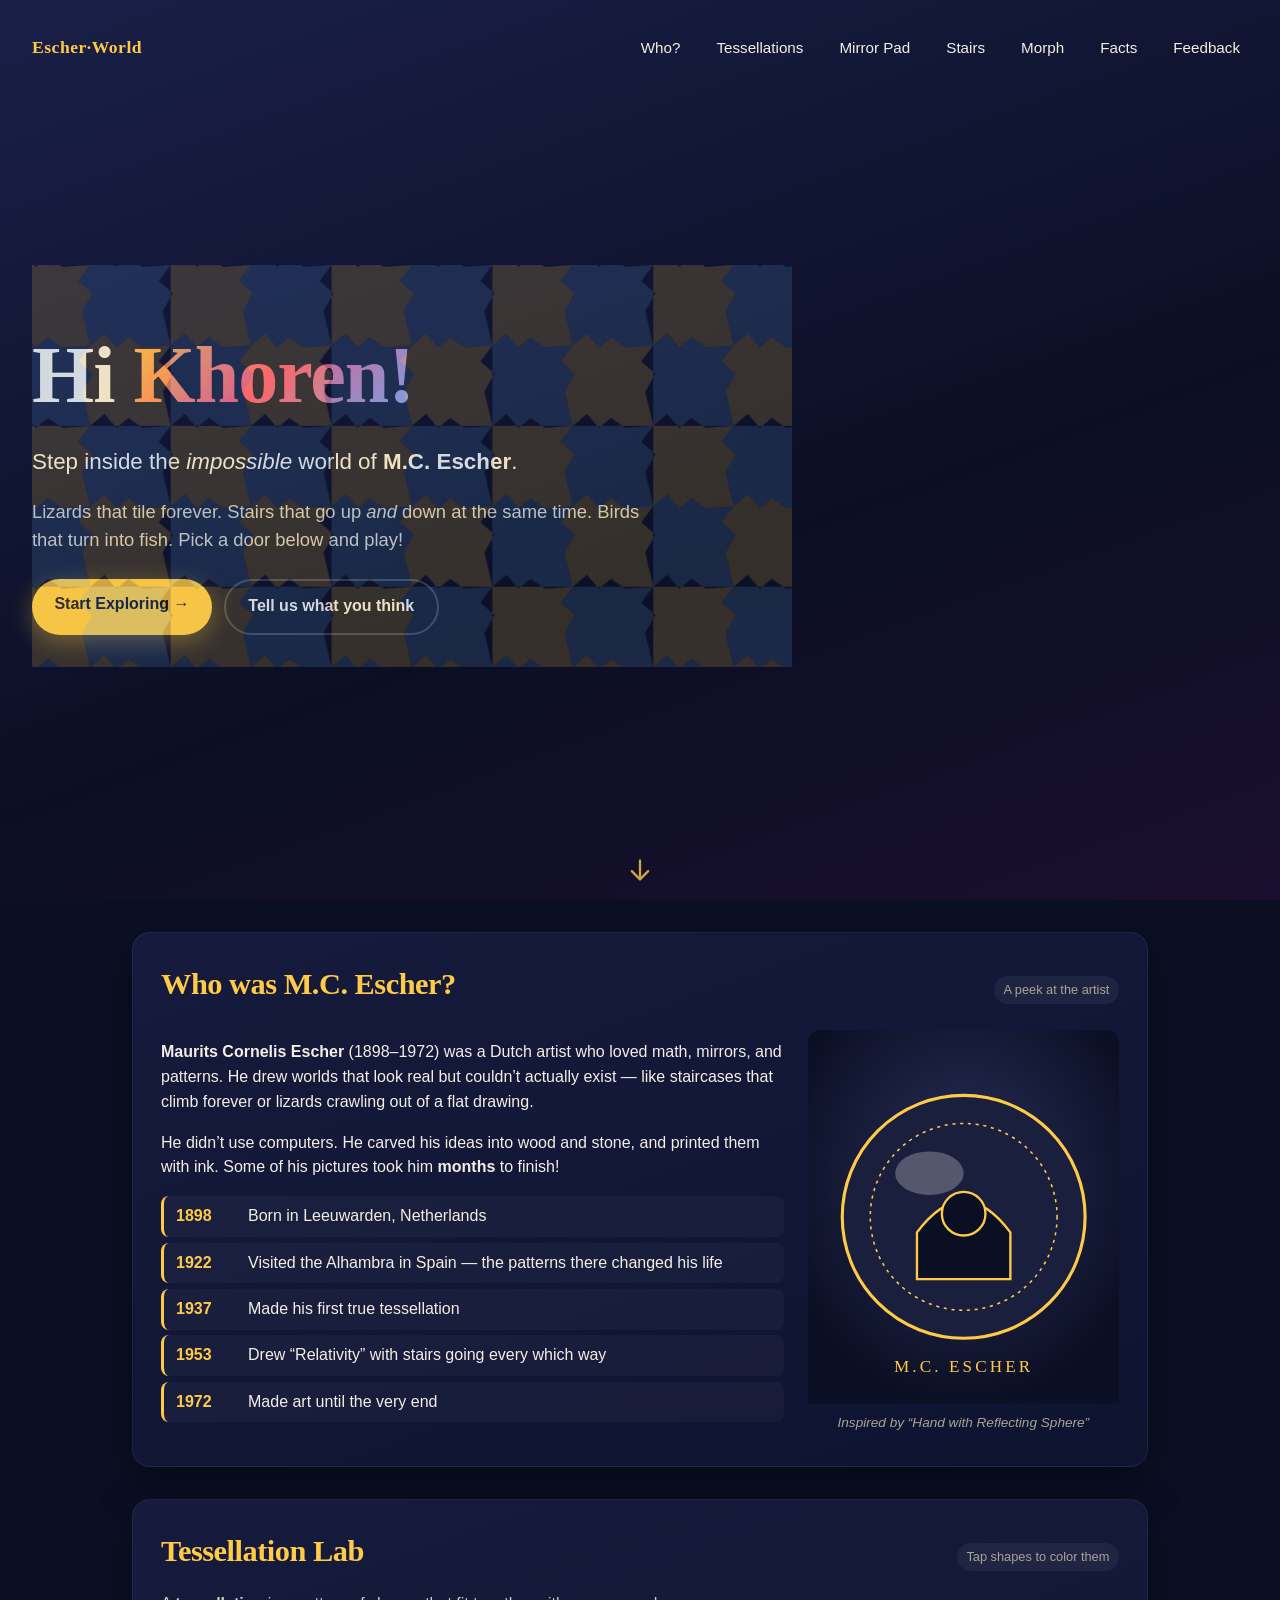
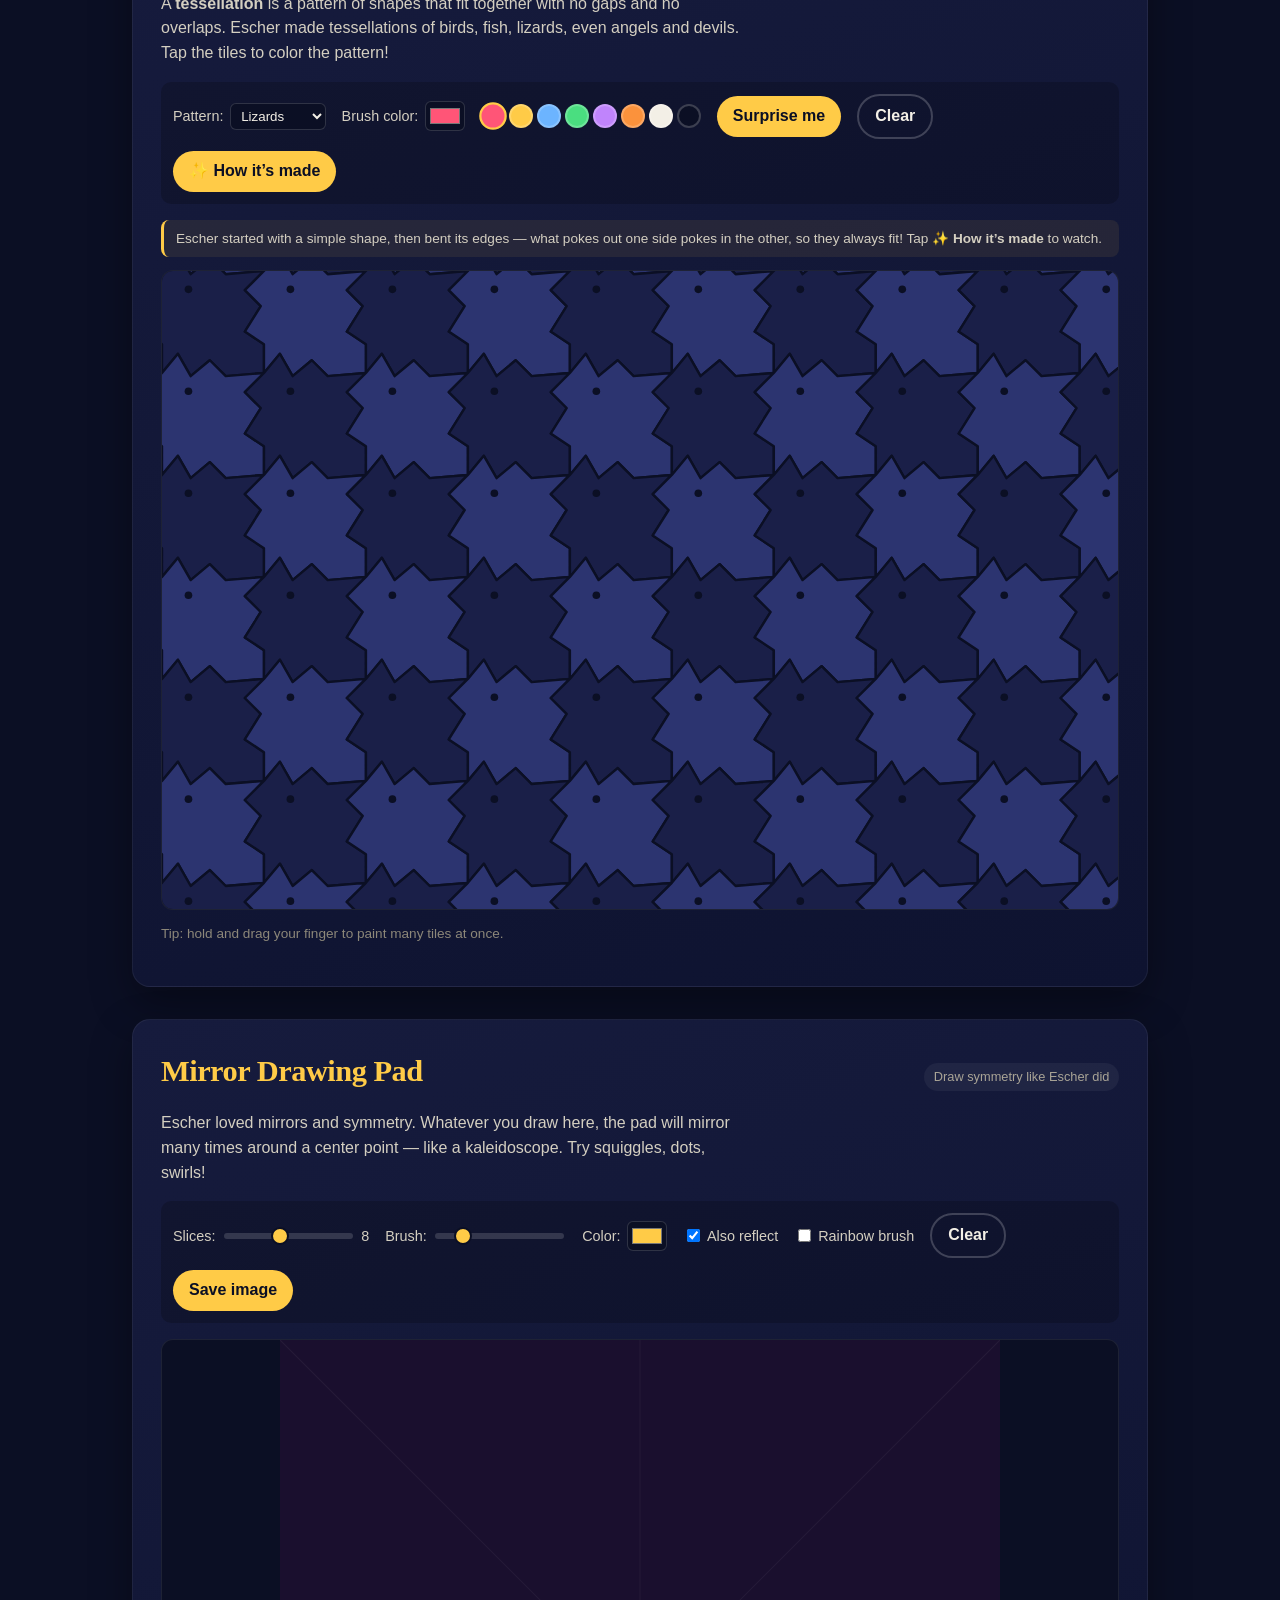
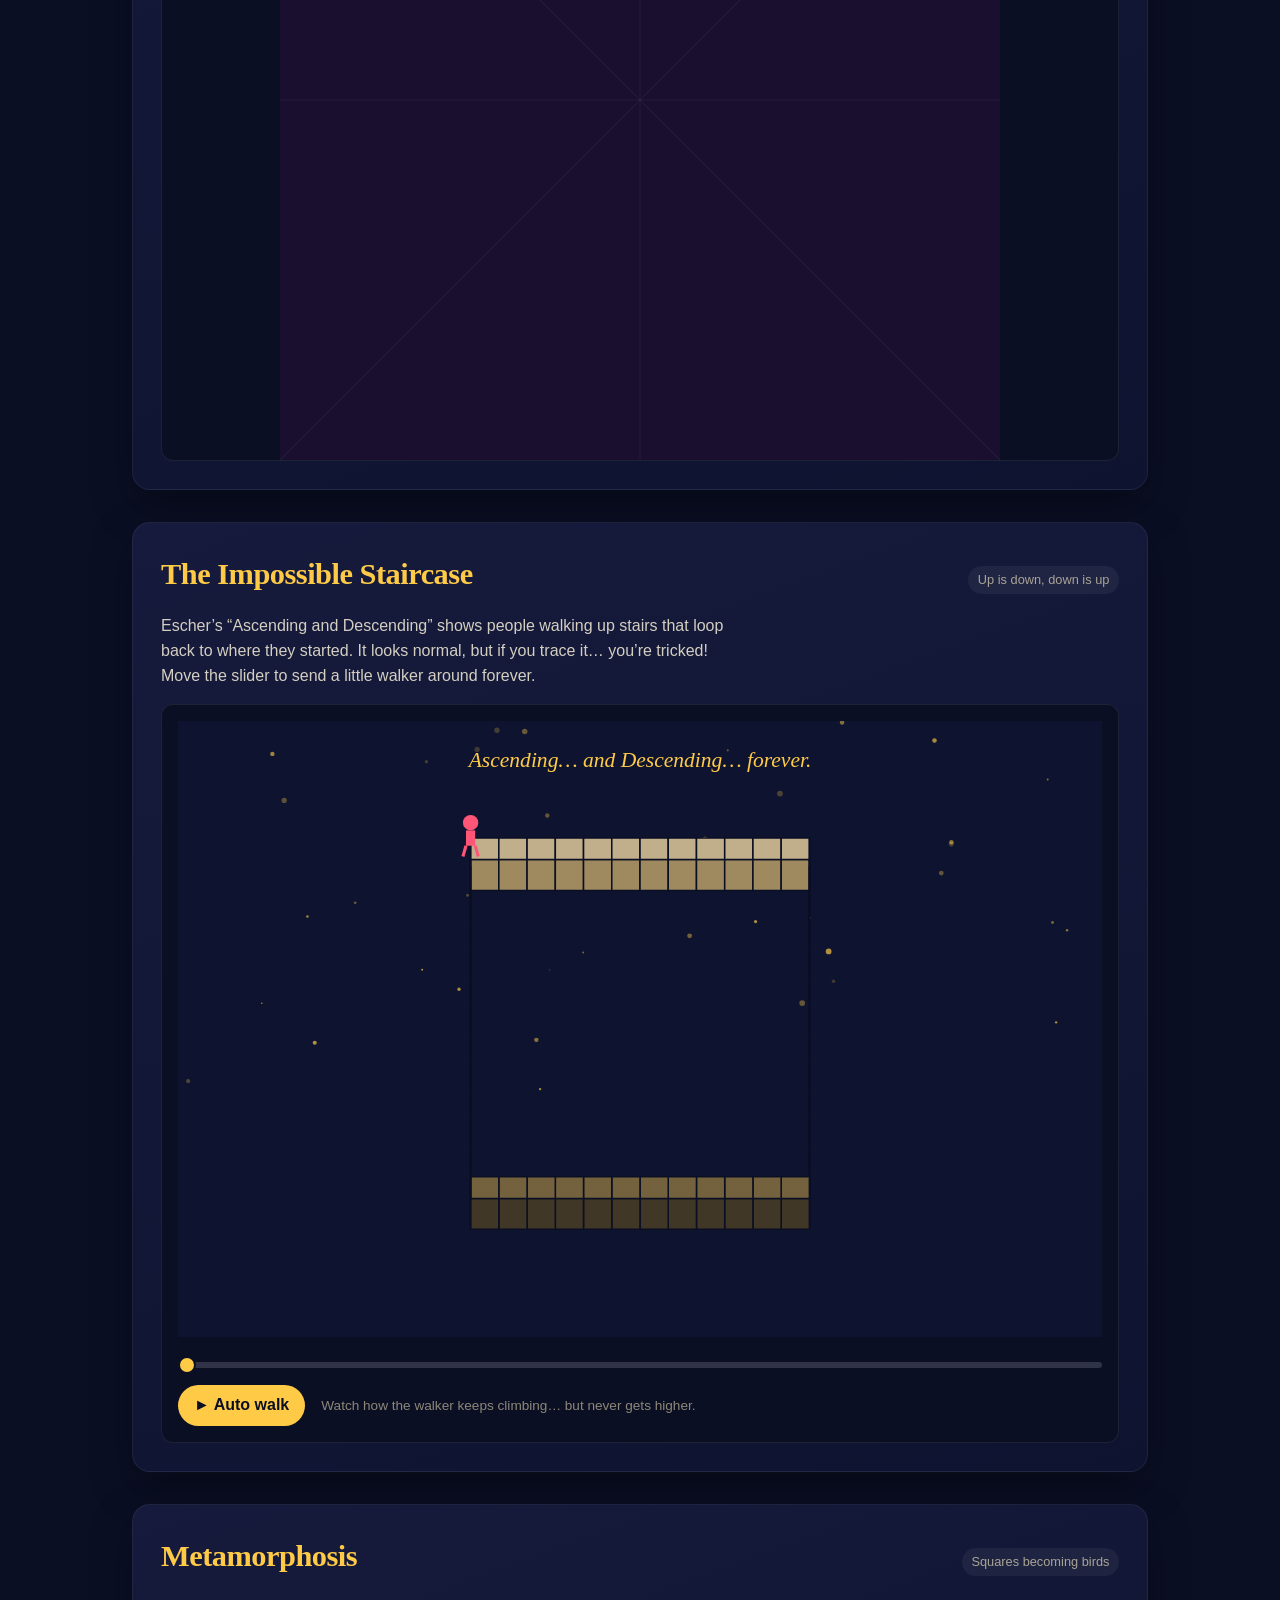
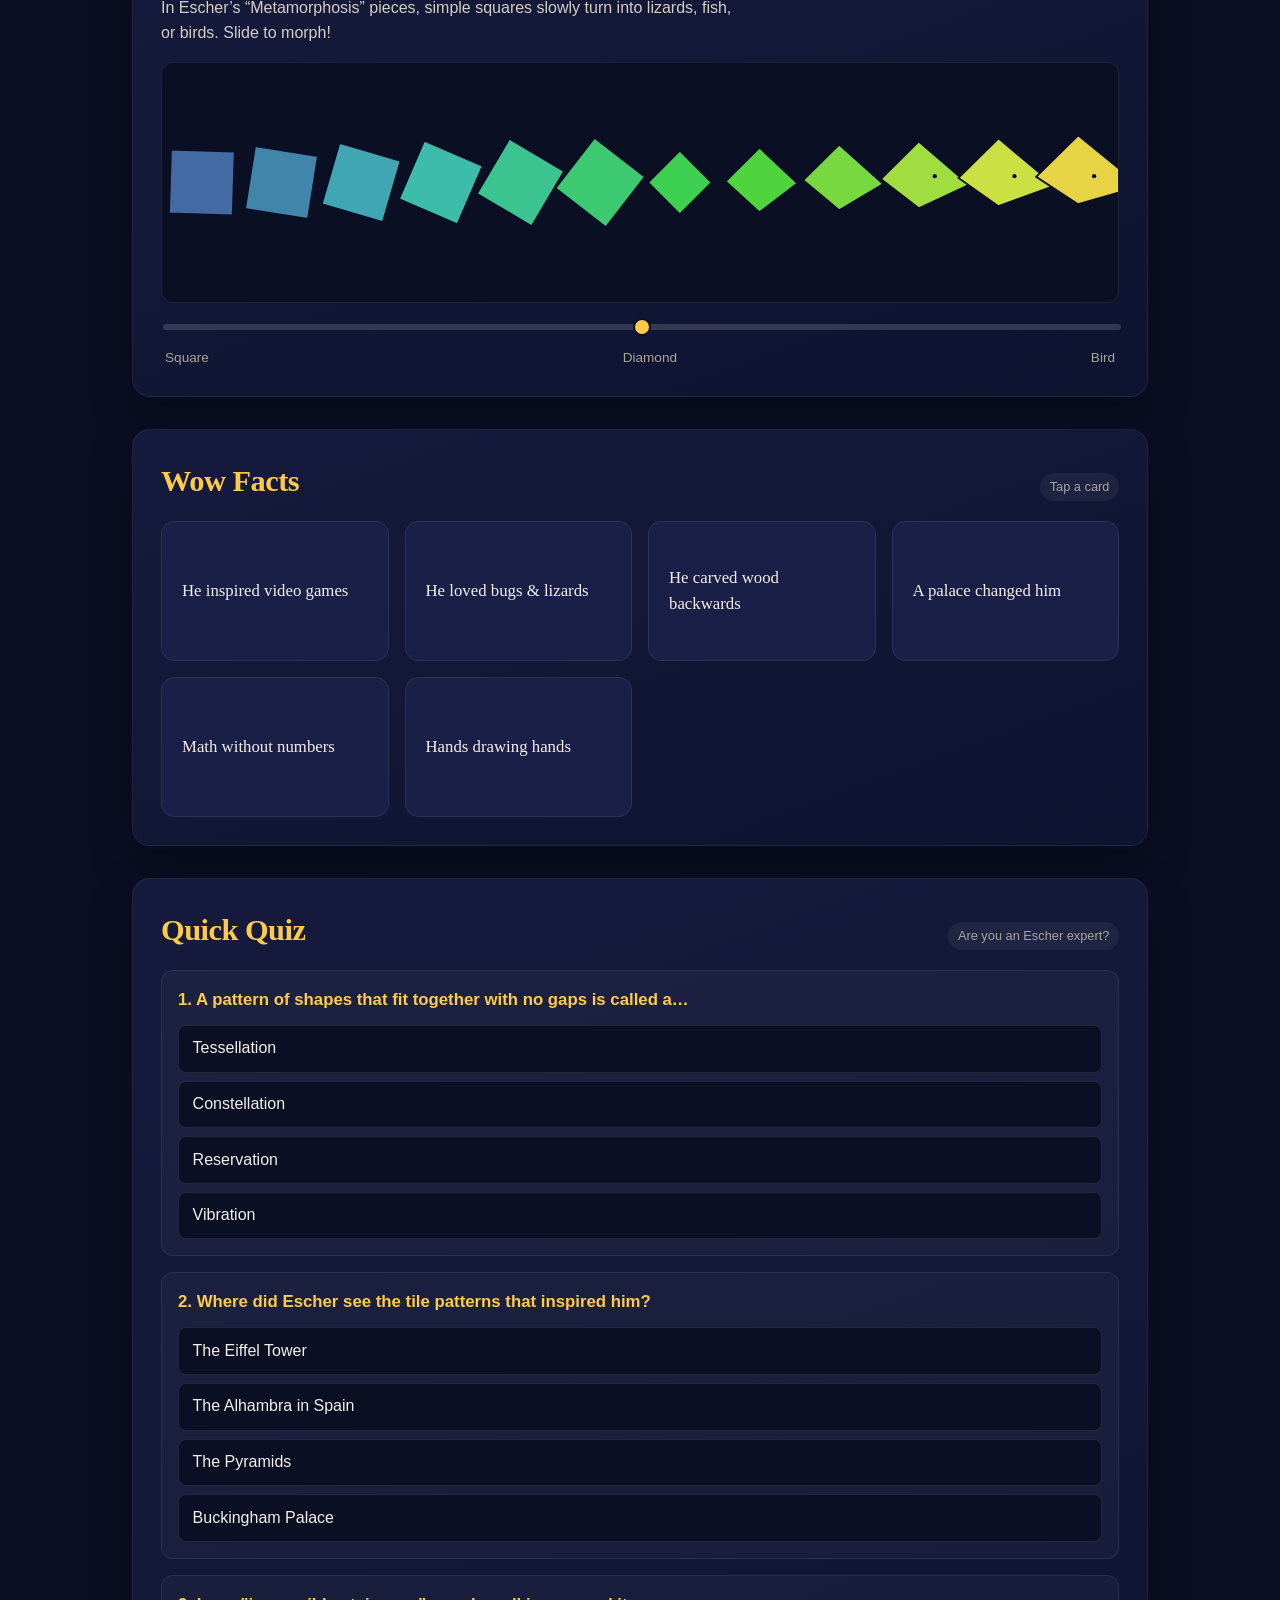
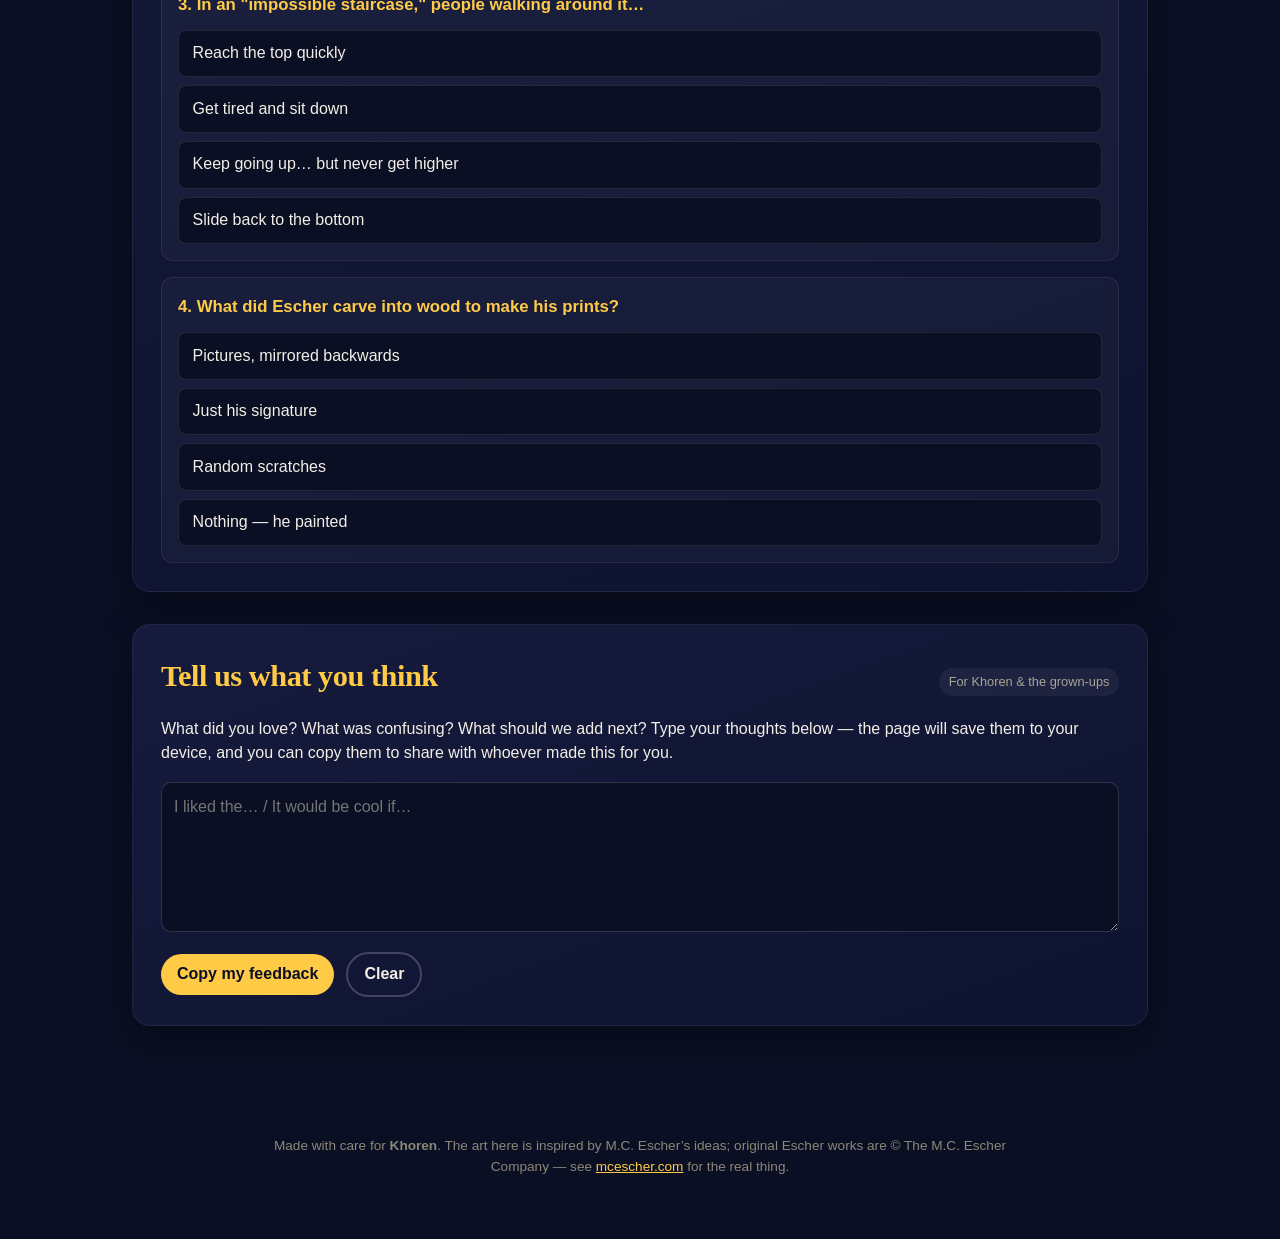
<file: escher/index.html>
<!doctype html>
<html lang="en">
<head>
  <meta charset="utf-8" />
  <meta name="viewport" content="width=device-width, initial-scale=1, viewport-fit=cover" />
  <title>The Wonder World of M.C. Escher — for Khoren</title>
  <meta name="description" content="An interactive, kid-friendly tour through the impossible art of M.C. Escher: tessellations, mirrors, infinite stairs, and more." />
  <link rel="stylesheet" href="style.css" />
  <link rel="icon" href="data:image/svg+xml;utf8,<svg xmlns='http://www.w3.org/2000/svg' viewBox='0 0 64 64'><circle cx='32' cy='32' r='30' fill='%23111'/><path d='M16 48 L32 16 L48 48 Z' fill='none' stroke='%23ffd84d' stroke-width='3'/><path d='M24 48 L32 32 L40 48' fill='none' stroke='%23ff5577' stroke-width='3'/></svg>" />
  <script>
    window.goatcounter = window.goatcounter || {};
    window.goatcounter.no_onload = true;
  </script>
  <script data-goatcounter="https://usjoh.goatcounter.com/count" async src="//gc.zgo.at/count.js"></script>
</head>
<body>
  <header class="hero">
    <nav class="topnav">
      <span class="brand">Escher&middot;World</span>
      <a href="#who">Who?</a>
      <a href="#tess">Tessellations</a>
      <a href="#mirror">Mirror Pad</a>
      <a href="#stairs">Stairs</a>
      <a href="#morph">Morph</a>
      <a href="#facts">Facts</a>
      <a href="#feedback">Feedback</a>
    </nav>

    <div class="hero-inner">
      <svg class="hero-bg" viewBox="0 0 800 400" preserveAspectRatio="xMidYMid slice" aria-hidden="true">
        <defs>
          <!-- True translation tile (Method A): opposite edges are exact -->
          <!-- translates, so it interlocks with zero gaps. Top edge bumps =  -->
          <!-- bottom edge bumps shifted down 80; left edge = right edge -80.  -->
          <!-- One cell holds two copies (parity colors) for the Escher look.  -->
          <pattern id="lizardTile" x="0" y="0" width="160" height="160" patternUnits="userSpaceOnUse">
            <rect width="160" height="160" fill="#0e1430" />
            <!-- top-left dark bird -->
            <path d="M0 0 l14 -12 l12 14 l12 -10 l14 10 l28 -2 l-12 16 l14 12 l-10 18 l8 34 l-28 2 l-14 -10 l-12 10 l-12 -14 l-14 12 l-8 -34 l10 -18 l-14 -12 l12 -16 Z" transform="translate(0 0)" fill="#ffcb47" opacity="0.85"/>
            <!-- top-right light bird -->
            <path d="M0 0 l14 -12 l12 14 l12 -10 l14 10 l28 -2 l-12 16 l14 12 l-10 18 l8 34 l-28 2 l-14 -10 l-12 10 l-12 -14 l-14 12 l-8 -34 l10 -18 l-14 -12 l12 -16 Z" transform="translate(80 0)" fill="#6cb4ff" opacity="0.75"/>
            <!-- bottom-left light bird -->
            <path d="M0 0 l14 -12 l12 14 l12 -10 l14 10 l28 -2 l-12 16 l14 12 l-10 18 l8 34 l-28 2 l-14 -10 l-12 10 l-12 -14 l-14 12 l-8 -34 l10 -18 l-14 -12 l12 -16 Z" transform="translate(0 80)" fill="#6cb4ff" opacity="0.75"/>
            <!-- bottom-right dark bird -->
            <path d="M0 0 l14 -12 l12 14 l12 -10 l14 10 l28 -2 l-12 16 l14 12 l-10 18 l8 34 l-28 2 l-14 -10 l-12 10 l-12 -14 l-14 12 l-8 -34 l10 -18 l-14 -12 l12 -16 Z" transform="translate(80 80)" fill="#ffcb47" opacity="0.85"/>
          </pattern>
        </defs>
        <rect width="800" height="400" fill="url(#lizardTile)" />
      </svg>

      <h1>Hi <span class="khoren">Khoren!</span></h1>
      <p class="tagline">Step inside the <em>impossible</em> world of <strong>M.C. Escher</strong>.</p>
      <p class="lead">Lizards that tile forever. Stairs that go up <em>and</em> down at the same time. Birds that turn into fish. Pick a door below and play!</p>
      <div class="cta-row">
        <a class="cta primary" href="#tess">Start Exploring &rarr;</a>
        <a class="cta ghost" href="#feedback">Tell us what you think</a>
      </div>
    </div>

    <svg class="scroll-cue" viewBox="0 0 24 24" aria-hidden="true"><path d="M12 4v14M5 13l7 7 7-7" stroke="currentColor" stroke-width="2" fill="none" stroke-linecap="round" stroke-linejoin="round"/></svg>
  </header>

  <main>

    <!-- ====================== WHO ====================== -->
    <section id="who" class="card">
      <div class="card-head">
        <h2>Who was M.C. Escher?</h2>
        <span class="tag">A peek at the artist</span>
      </div>
      <div class="who-grid">
        <div>
          <p><strong>Maurits Cornelis Escher</strong> (1898&ndash;1972) was a Dutch artist who loved math, mirrors, and patterns. He drew worlds that look real but couldn&rsquo;t actually exist &mdash; like staircases that climb forever or lizards crawling out of a flat drawing.</p>
          <p>He didn&rsquo;t use computers. He carved his ideas into wood and stone, and printed them with ink. Some of his pictures took him <strong>months</strong> to finish!</p>
          <ul class="quick-facts">
            <li><span>1898</span> Born in Leeuwarden, Netherlands</li>
            <li><span>1922</span> Visited the Alhambra in Spain &mdash; the patterns there changed his life</li>
            <li><span>1937</span> Made his first true tessellation</li>
            <li><span>1953</span> Drew &ldquo;Relativity&rdquo; with stairs going every which way</li>
            <li><span>1972</span> Made art until the very end</li>
          </ul>
        </div>
        <div class="who-portrait" aria-hidden="true">
          <svg viewBox="0 0 200 240">
            <defs>
              <radialGradient id="bgr" cx="50%" cy="40%" r="60%">
                <stop offset="0%" stop-color="#2a2f5a"/>
                <stop offset="100%" stop-color="#0b0f24"/>
              </radialGradient>
            </defs>
            <rect width="200" height="240" fill="url(#bgr)"/>
            <!-- Sphere with reflection -->
            <circle cx="100" cy="120" r="78" fill="#1a1f3d" stroke="#ffcb47" stroke-width="2"/>
            <ellipse cx="78" cy="92" rx="22" ry="14" fill="#fff" opacity="0.25"/>
            <!-- Reflected silhouette -->
            <circle cx="100" cy="120" r="60" fill="none" stroke="#ffcb47" stroke-width="1" stroke-dasharray="2 3"/>
            <path d="M70 130 q30 -40 60 0 v30 h-60 z" fill="#0b0f24" stroke="#ffcb47" stroke-width="1.5"/>
            <circle cx="100" cy="118" r="14" fill="#0b0f24" stroke="#ffcb47" stroke-width="1.5"/>
            <text x="100" y="220" text-anchor="middle" fill="#ffcb47" font-size="11" font-family="serif" letter-spacing="2">M.C. ESCHER</text>
          </svg>
          <p class="caption">Inspired by &ldquo;Hand with Reflecting Sphere&rdquo;</p>
        </div>
      </div>
    </section>

    <!-- ====================== TESSELLATIONS ====================== -->
    <section id="tess" class="card">
      <div class="card-head">
        <h2>Tessellation Lab</h2>
        <span class="tag">Tap shapes to color them</span>
      </div>
      <p class="lede">A <strong>tessellation</strong> is a pattern of shapes that fit together with no gaps and no overlaps. Escher made tessellations of birds, fish, lizards, even angels and devils. Tap the tiles to color the pattern!</p>

      <div class="tess-controls">
        <label>Pattern:
          <select id="tessPattern">
            <option value="lizard">Lizards</option>
            <option value="bird">Birds</option>
            <option value="fish">Fish</option>
            <option value="hex">Hexagons</option>
            <option value="tri">Triangles</option>
          </select>
        </label>
        <label>Brush color:
          <input type="color" id="tessColor" value="#ff5577" />
        </label>
        <div class="palette" id="palette" aria-label="Quick colors"></div>
        <button id="tessRandom" class="btn" data-track-event="tess/surprise">Surprise me</button>
        <button id="tessClear" class="btn ghost" data-track-event="tess/clear">Clear</button>
        <button id="tessHow" class="btn">&#10024; How it&rsquo;s made</button>
      </div>
      <p class="hint how-hint">Escher started with a simple shape, then bent its edges &mdash; what pokes out one side pokes in the other, so they always fit! Tap <strong>&#10024; How it&rsquo;s made</strong> to watch.</p>

      <div class="tess-stage">
        <svg id="tessSvg" viewBox="0 0 600 400" role="img" aria-label="Tessellation canvas"></svg>
      </div>
      <p class="hint">Tip: hold and drag your finger to paint many tiles at once.</p>
    </section>

    <!-- ====================== MIRROR PAD ====================== -->
    <section id="mirror" class="card">
      <div class="card-head">
        <h2>Mirror Drawing Pad</h2>
        <span class="tag">Draw symmetry like Escher did</span>
      </div>
      <p class="lede">Escher loved mirrors and symmetry. Whatever you draw here, the pad will mirror many times around a center point &mdash; like a kaleidoscope. Try squiggles, dots, swirls!</p>

      <div class="mirror-controls">
        <label>Slices:
          <input type="range" id="mirrorSlices" min="2" max="16" step="1" value="8" />
          <span id="mirrorSlicesVal">8</span>
        </label>
        <label>Brush:
          <input type="range" id="mirrorBrush" min="1" max="30" step="1" value="6" />
        </label>
        <label>Color:
          <input type="color" id="mirrorColor" value="#ffcb47" />
        </label>
        <label class="check"><input type="checkbox" id="mirrorReflect" checked /> Also reflect</label>
        <label class="check"><input type="checkbox" id="mirrorRainbow" /> Rainbow brush</label>
        <button id="mirrorClear" class="btn ghost" data-track-event="mirror/clear">Clear</button>
        <button id="mirrorSave" class="btn" data-track-event="mirror/save">Save image</button>
      </div>

      <div class="mirror-stage">
        <canvas id="mirrorCanvas" width="720" height="720" aria-label="Mirror drawing canvas"></canvas>
      </div>
    </section>

    <!-- ====================== IMPOSSIBLE STAIRS ====================== -->
    <section id="stairs" class="card">
      <div class="card-head">
        <h2>The Impossible Staircase</h2>
        <span class="tag">Up is down, down is up</span>
      </div>
      <p class="lede">Escher&rsquo;s &ldquo;Ascending and Descending&rdquo; shows people walking up stairs that loop back to where they started. It looks normal, but if you trace it&hellip; you&rsquo;re tricked! Move the slider to send a little walker around forever.</p>

      <div class="stairs-stage">
        <svg id="stairsSvg" viewBox="0 0 600 400" role="img" aria-label="Impossible staircase"></svg>
        <input type="range" id="stairsSlider" min="0" max="1000" value="0" aria-label="Walker position" />
        <div class="stairs-row">
          <button id="stairsPlay" class="btn" data-track-event="stairs/play">&#9658; Auto walk</button>
          <span class="hint">Watch how the walker keeps climbing&hellip; but never gets higher.</span>
        </div>
      </div>
    </section>

    <!-- ====================== METAMORPHOSIS ====================== -->
    <section id="morph" class="card">
      <div class="card-head">
        <h2>Metamorphosis</h2>
        <span class="tag">Squares becoming birds</span>
      </div>
      <p class="lede">In Escher&rsquo;s &ldquo;Metamorphosis&rdquo; pieces, simple squares slowly turn into lizards, fish, or birds. Slide to morph!</p>

      <div class="morph-stage">
        <svg id="morphSvg" viewBox="0 0 800 200" aria-label="Metamorphosis"></svg>
      </div>
      <input type="range" id="morphSlider" min="0" max="100" value="50" aria-label="Morph amount" />
      <div class="morph-row"><span>Square</span><span>Diamond</span><span>Bird</span></div>
    </section>

    <!-- ====================== FACTS ====================== -->
    <section id="facts" class="card">
      <div class="card-head">
        <h2>Wow Facts</h2>
        <span class="tag">Tap a card</span>
      </div>
      <div class="facts" id="facts">
        <button class="fact" data-track-event="fact/flip" data-front="He inspired video games" data-back="The puzzle game &lsquo;Monument Valley&rsquo; was directly inspired by Escher&rsquo;s impossible buildings."></button>
        <button class="fact" data-track-event="fact/flip" data-front="He loved bugs &amp; lizards" data-back="Escher kept sketchbooks full of beetles and lizards he saw on walks &mdash; that&rsquo;s where his tessellation animals came from."></button>
        <button class="fact" data-track-event="fact/flip" data-front="He carved wood backwards" data-back="To print his images, he carved them mirrored into woodblocks. Try drawing your name backward!"></button>
        <button class="fact" data-track-event="fact/flip" data-front="A palace changed him" data-back="The Alhambra palace in Spain has tile patterns from 700+ years ago. Visiting it set Escher on his path."></button>
        <button class="fact" data-track-event="fact/flip" data-front="Math without numbers" data-back="Escher said he didn&rsquo;t know much math &mdash; but mathematicians study his work to teach geometry!"></button>
        <button class="fact" data-track-event="fact/flip" data-front="Hands drawing hands" data-back="In &lsquo;Drawing Hands&rsquo; two hands draw each other. Which one is real? Both! Neither! It&rsquo;s a loop."></button>
      </div>
    </section>

    <!-- ====================== QUIZ ====================== -->
    <section id="quiz" class="card">
      <div class="card-head">
        <h2>Quick Quiz</h2>
        <span class="tag">Are you an Escher expert?</span>
      </div>
      <div class="quiz" id="quizBody"></div>
    </section>

    <!-- ====================== FEEDBACK ====================== -->
    <section id="feedback" class="card feedback">
      <div class="card-head">
        <h2>Tell us what you think</h2>
        <span class="tag">For Khoren &amp; the grown-ups</span>
      </div>
      <p>What did you love? What was confusing? What should we add next? Type your thoughts below &mdash; the page will save them to your device, and you can copy them to share with whoever made this for you.</p>
      <textarea id="fbText" rows="5" placeholder="I liked the&hellip; / It would be cool if&hellip;"></textarea>
      <div class="fb-row">
        <button id="fbCopy" class="btn" data-track-event="feedback/copied">Copy my feedback</button>
        <button id="fbClear" class="btn ghost">Clear</button>
        <span id="fbStatus" class="hint" aria-live="polite"></span>
      </div>
    </section>

  </main>

  <footer>
    <p>Made with care for <strong>Khoren</strong>. The art here is inspired by M.C. Escher&rsquo;s ideas; original Escher works are &copy; The M.C. Escher Company &mdash; see <a href="https://mcescher.com" target="_blank" rel="noopener">mcescher.com</a> for the real thing.</p>
  </footer>

  <script src="app.js" defer></script>
</body>
</html>
</file>
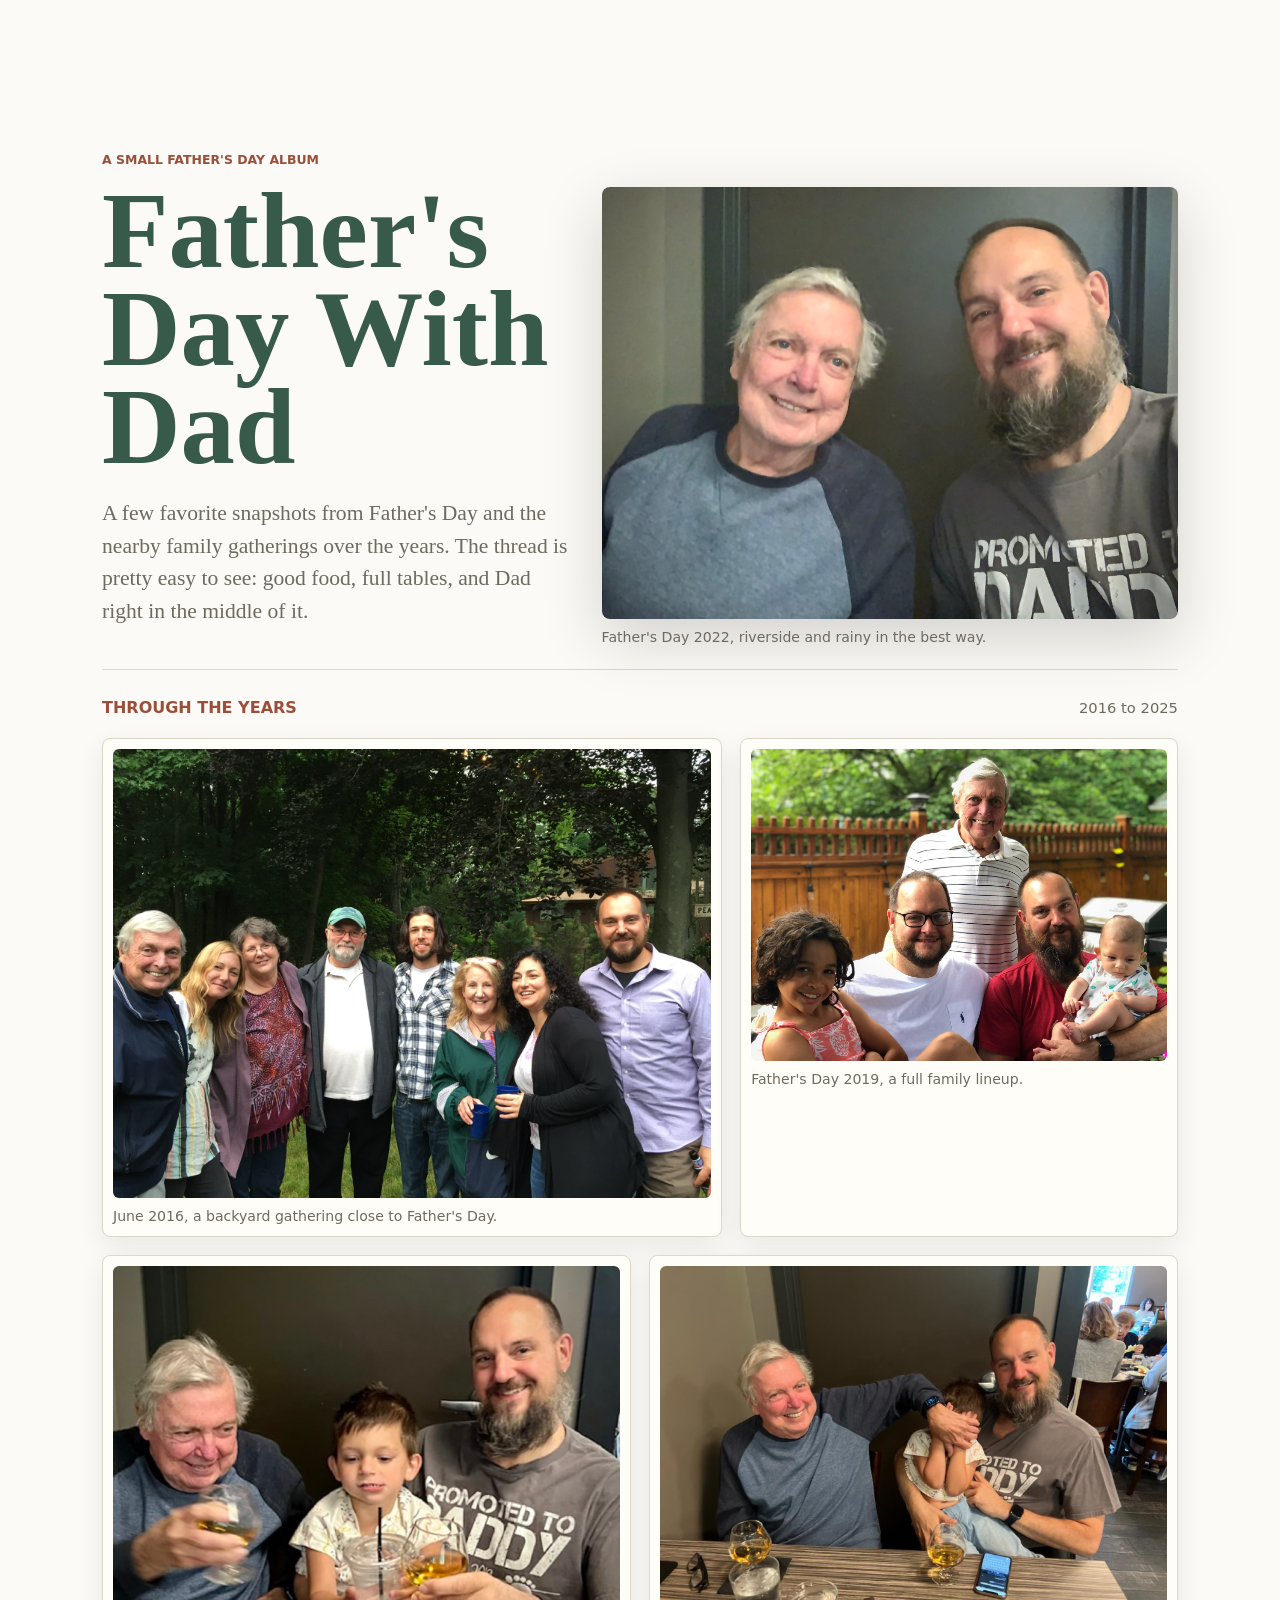
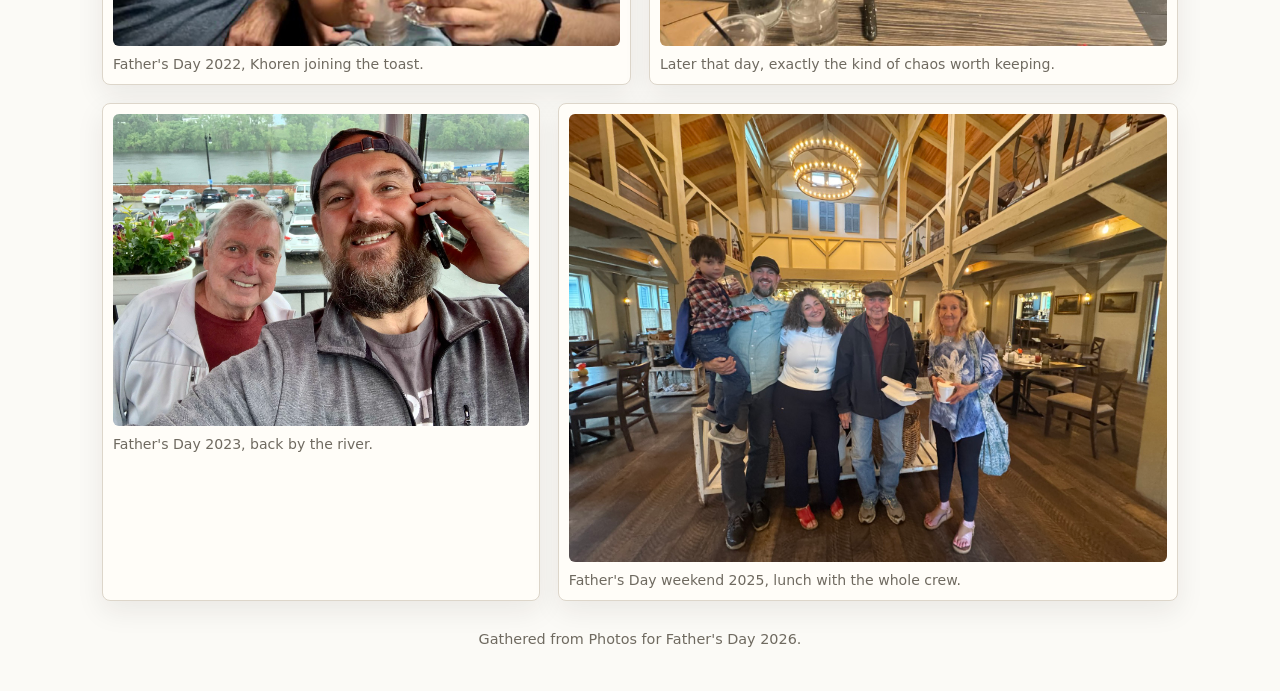
<file: fathers-day-with-dad/index.html>
<!doctype html>
<html lang="en">
<head>
  <meta charset="utf-8">
  <meta name="viewport" content="width=device-width, initial-scale=1">
  <title>Father's Day With Dad</title>
  <style>
    :root {
      color-scheme: light;
      --paper: #fbfaf6;
      --ink: #25231f;
      --muted: #6f6a60;
      --line: #ddd6ca;
      --green: #385a4b;
      --clay: #9a4f3a;
      --gold: #b48638;
      --white: #fffdf8;
    }

    * {
      box-sizing: border-box;
    }

    body {
      margin: 0;
      background: var(--paper);
      color: var(--ink);
      font-family: ui-serif, Georgia, Cambria, "Times New Roman", serif;
      line-height: 1.5;
    }

    .page {
      max-width: 1120px;
      margin: 0 auto;
      padding: 22px;
    }

    header {
      display: grid;
      grid-template-columns: minmax(0, 0.9fr) minmax(280px, 1.1fr);
      gap: 28px;
      align-items: end;
      min-height: 72vh;
      padding: 30px 0 22px;
      border-bottom: 1px solid var(--line);
    }

    .intro {
      padding-bottom: 20px;
    }

    .kicker {
      color: var(--clay);
      font-family: ui-sans-serif, system-ui, -apple-system, BlinkMacSystemFont, "Segoe UI", sans-serif;
      font-size: 0.78rem;
      font-weight: 700;
      letter-spacing: 0;
      margin: 0 0 12px;
      text-transform: uppercase;
    }

    h1 {
      margin: 0;
      color: var(--green);
      font-size: clamp(3rem, 9vw, 6.8rem);
      line-height: 0.9;
      letter-spacing: 0;
    }

    .note {
      max-width: 30rem;
      margin: 22px 0 0;
      color: var(--muted);
      font-size: clamp(1.1rem, 2vw, 1.35rem);
    }

    .hero {
      margin: 0;
    }

    img {
      display: block;
      width: 100%;
      height: auto;
      background: #eee9de;
    }

    .hero img {
      aspect-ratio: 4 / 3;
      object-fit: cover;
      border-radius: 8px;
      box-shadow: 0 20px 60px rgba(32, 28, 20, 0.18);
    }

    figcaption {
      margin-top: 9px;
      color: var(--muted);
      font-family: ui-sans-serif, system-ui, -apple-system, BlinkMacSystemFont, "Segoe UI", sans-serif;
      font-size: 0.88rem;
      line-height: 1.35;
    }

    main {
      padding: 26px 0 10px;
    }

    .section-head {
      display: flex;
      align-items: baseline;
      justify-content: space-between;
      gap: 16px;
      margin: 0 0 18px;
    }

    h2 {
      margin: 0;
      color: var(--clay);
      font-family: ui-sans-serif, system-ui, -apple-system, BlinkMacSystemFont, "Segoe UI", sans-serif;
      font-size: 1rem;
      font-weight: 800;
      letter-spacing: 0;
      text-transform: uppercase;
    }

    .years {
      color: var(--muted);
      font-family: ui-sans-serif, system-ui, -apple-system, BlinkMacSystemFont, "Segoe UI", sans-serif;
      font-size: 0.92rem;
      margin: 0;
    }

    .gallery {
      display: grid;
      grid-template-columns: repeat(12, 1fr);
      gap: 18px;
    }

    .photo {
      margin: 0;
      background: var(--white);
      border: 1px solid var(--line);
      border-radius: 8px;
      padding: 10px;
      box-shadow: 0 10px 28px rgba(32, 28, 20, 0.08);
    }

    .photo img {
      border-radius: 6px;
    }

    .wide {
      grid-column: span 7;
    }

    .tall {
      grid-column: span 5;
    }

    .half {
      grid-column: span 6;
    }

    .full {
      grid-column: span 12;
    }

    .footer-note {
      max-width: 44rem;
      margin: 28px auto 8px;
      color: var(--muted);
      font-family: ui-sans-serif, system-ui, -apple-system, BlinkMacSystemFont, "Segoe UI", sans-serif;
      font-size: 0.9rem;
      text-align: center;
    }

    @media (max-width: 760px) {
      .page {
        padding: 14px;
      }

      header {
        grid-template-columns: 1fr;
        min-height: auto;
        gap: 18px;
        padding-top: 12px;
      }

      h1 {
        font-size: clamp(2.8rem, 16vw, 4.7rem);
      }

      .section-head {
        display: block;
      }

      .years {
        margin-top: 6px;
      }

      .gallery {
        gap: 14px;
      }

      .wide,
      .tall,
      .half,
      .full {
        grid-column: span 12;
      }
    }
  </style>
</head>
<body>
  <div class="page">
    <header>
      <section class="intro" aria-label="Introduction">
        <p class="kicker">A small Father's Day album</p>
        <h1>Father's Day With Dad</h1>
        <p class="note">A few favorite snapshots from Father's Day and the nearby family gatherings over the years. The thread is pretty easy to see: good food, full tables, and Dad right in the middle of it.</p>
      </section>
      <figure class="hero">
        <img src="assets/2022-fathers-day-selfie.jpg" alt="Jeff and Dad smiling together by the river on Father's Day 2022">
        <figcaption>Father's Day 2022, riverside and rainy in the best way.</figcaption>
      </figure>
    </header>

    <main>
      <div class="section-head">
        <h2>Through The Years</h2>
        <p class="years">2016 to 2025</p>
      </div>

      <section class="gallery" aria-label="Curated Father's Day photos">
        <figure class="photo wide">
          <img src="assets/2016-june-family.jpg" alt="Dad and family gathered outside in June 2016">
          <figcaption>June 2016, a backyard gathering close to Father's Day.</figcaption>
        </figure>

        <figure class="photo tall">
          <img src="assets/2019-fathers-day.jpg" alt="Dad, Jeff, and family smiling together outside on Father's Day 2019">
          <figcaption>Father's Day 2019, a full family lineup.</figcaption>
        </figure>

        <figure class="photo half">
          <img src="assets/2022-fathers-day-toast.jpg" alt="Dad, Jeff, and Khoren raising drinks at a table on Father's Day 2022">
          <figcaption>Father's Day 2022, Khoren joining the toast.</figcaption>
        </figure>

        <figure class="photo half">
          <img src="assets/2022-fathers-day-khoren.jpg" alt="Dad, Jeff, and Khoren laughing together on Father's Day 2022">
          <figcaption>Later that day, exactly the kind of chaos worth keeping.</figcaption>
        </figure>

        <figure class="photo tall">
          <img src="assets/2023-fathers-day-selfie.jpg" alt="Jeff and Dad smiling in a rainy riverside selfie on Father's Day 2023">
          <figcaption>Father's Day 2023, back by the river.</figcaption>
        </figure>

        <figure class="photo wide">
          <img src="assets/2025-fathers-day-weekend.jpg" alt="Jeff, Dad, Christine, Khoren, and family at lunch on Father's Day weekend 2025">
          <figcaption>Father's Day weekend 2025, lunch with the whole crew.</figcaption>
        </figure>
      </section>

      <p class="footer-note">Gathered from Photos for Father's Day 2026.</p>
    </main>
  </div>
  <script data-goatcounter="https://usjoh.goatcounter.com/count" async src="//gc.zgo.at/count.js"></script>
</body>
</html>
</file>
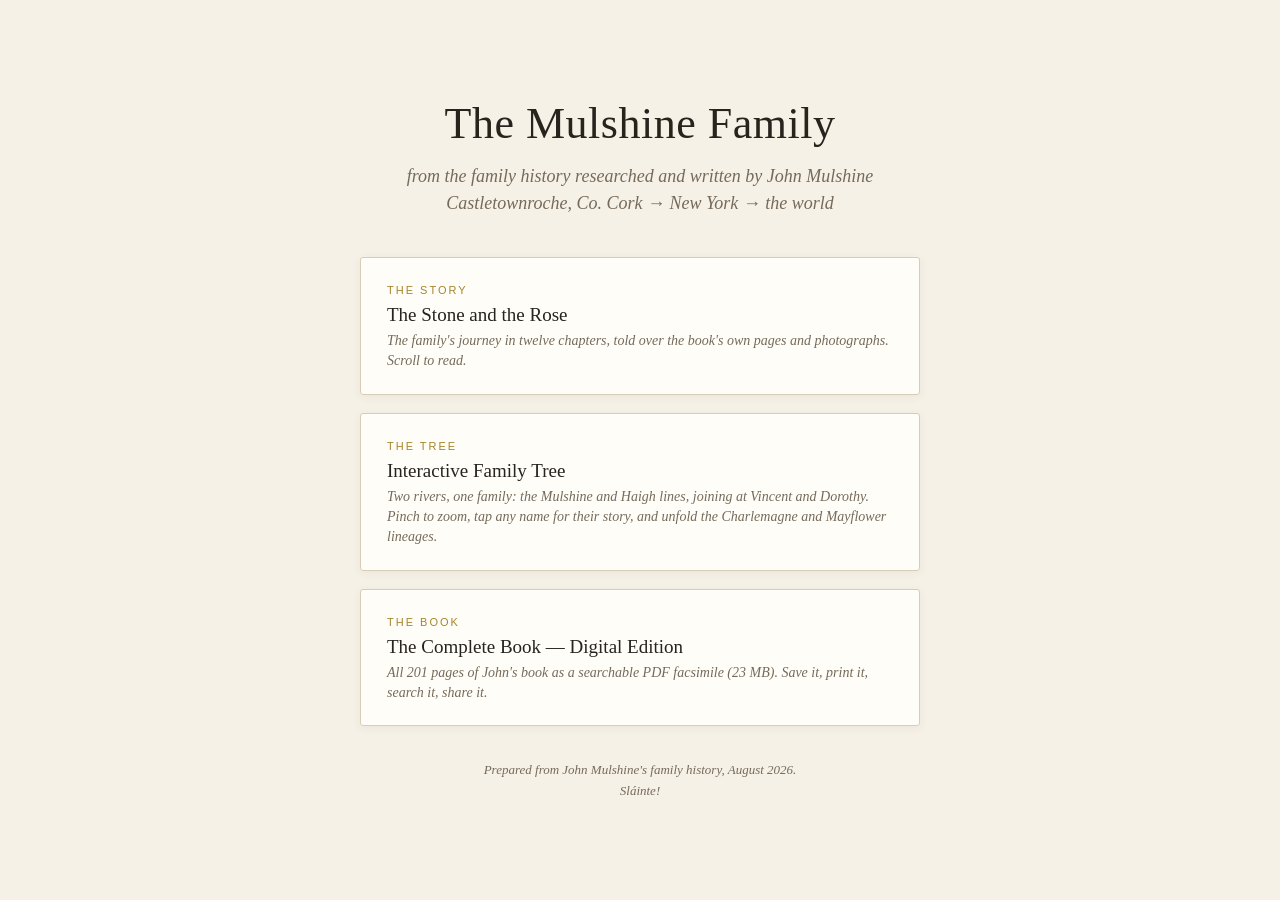
<file: mulshine/index.html>
<!DOCTYPE html>
<html lang="en">
<head>
<meta charset="utf-8">
<meta name="viewport" content="width=device-width, initial-scale=1">
<meta name="robots" content="noindex">
<title>The Mulshine Family</title>
<script data-goatcounter="https://usjoh.goatcounter.com/count" async src="//gc.zgo.at/count.js"></script>
<style>
  :root{--paper:#f6f1e7; --ink:#28231d; --soft:#756a5a; --accent:#84343c; --gold:#a5842c}
  *{box-sizing:border-box; margin:0; padding:0}
  body{background:var(--paper); color:var(--ink); font-family:Georgia,'Times New Roman',serif;
       min-height:100vh; display:flex; align-items:center; justify-content:center; padding:6vh 6vw}
  main{max-width:560px; text-align:center}
  h1{font-weight:normal; font-size:clamp(30px,6vw,44px); letter-spacing:.5px}
  .sub{font-style:italic; color:var(--soft); margin:14px 0 40px; font-size:clamp(15px,2.4vw,18px); line-height:1.5}
  a.item{display:block; text-decoration:none; color:var(--ink); background:#fffdf8;
         border:1px solid #d8cdb6; border-radius:3px; padding:22px 26px; margin:0 0 18px;
         text-align:left; box-shadow:0 2px 10px rgba(43,38,32,.06); transition:box-shadow .2s}
  a.item:hover{box-shadow:0 6px 22px rgba(43,38,32,.14)}
  a.item .t{font-size:19px; margin-bottom:5px}
  a.item .d{font-size:14px; color:var(--soft); font-style:italic; line-height:1.45}
  a.item .k{display:inline-block; font-size:11px; letter-spacing:2px; color:var(--gold);
            font-family:Verdana,Geneva,sans-serif; text-transform:uppercase; margin-bottom:8px}
  footer{margin-top:34px; font-size:13px; color:var(--soft); font-style:italic; line-height:1.6}
</style>
</head>
<body>
<main>
  <h1>The Mulshine Family</h1>
  <div class="sub">from the family history researched and written by John Mulshine<br>
    Castletownroche, Co.&nbsp;Cork &rarr; New York &rarr; the world</div>

  <a class="item" href="story.html">
    <span class="k">The Story</span>
    <div class="t">The Stone and the Rose</div>
    <div class="d">The family's journey in twelve chapters, told over the book's own pages and photographs. Scroll to read.</div>
  </a>

  <a class="item" href="tree.html">
    <span class="k">The Tree</span>
    <div class="t">Interactive Family Tree</div>
    <div class="d">Two rivers, one family: the Mulshine and Haigh lines, joining at Vincent and Dorothy. Pinch to zoom, tap any name for their story, and unfold the Charlemagne and Mayflower lineages.</div>
  </a>

  <a class="item" id="pdflink" href="John%20Mulshine%20-%20Family%20History%20(Digital%20Edition).pdf">
    <span class="k">The Book</span>
    <div class="t">The Complete Book &mdash; Digital Edition</div>
    <div class="d">All 201 pages of John's book as a searchable PDF facsimile (23&nbsp;MB). Save it, print it, search it, share it.</div>
  </a>

  <footer>Prepared from John Mulshine's family history, August 2026.<br>
    Sl&aacute;inte!</footer>
</main>
<script>
document.getElementById("pdflink").addEventListener("click",function(){
  if(window.goatcounter&&window.goatcounter.count)window.goatcounter.count({path:"mulshine-pdf-download",title:"PDF download",event:true});
});
</script>
</body>
</html>
</file>
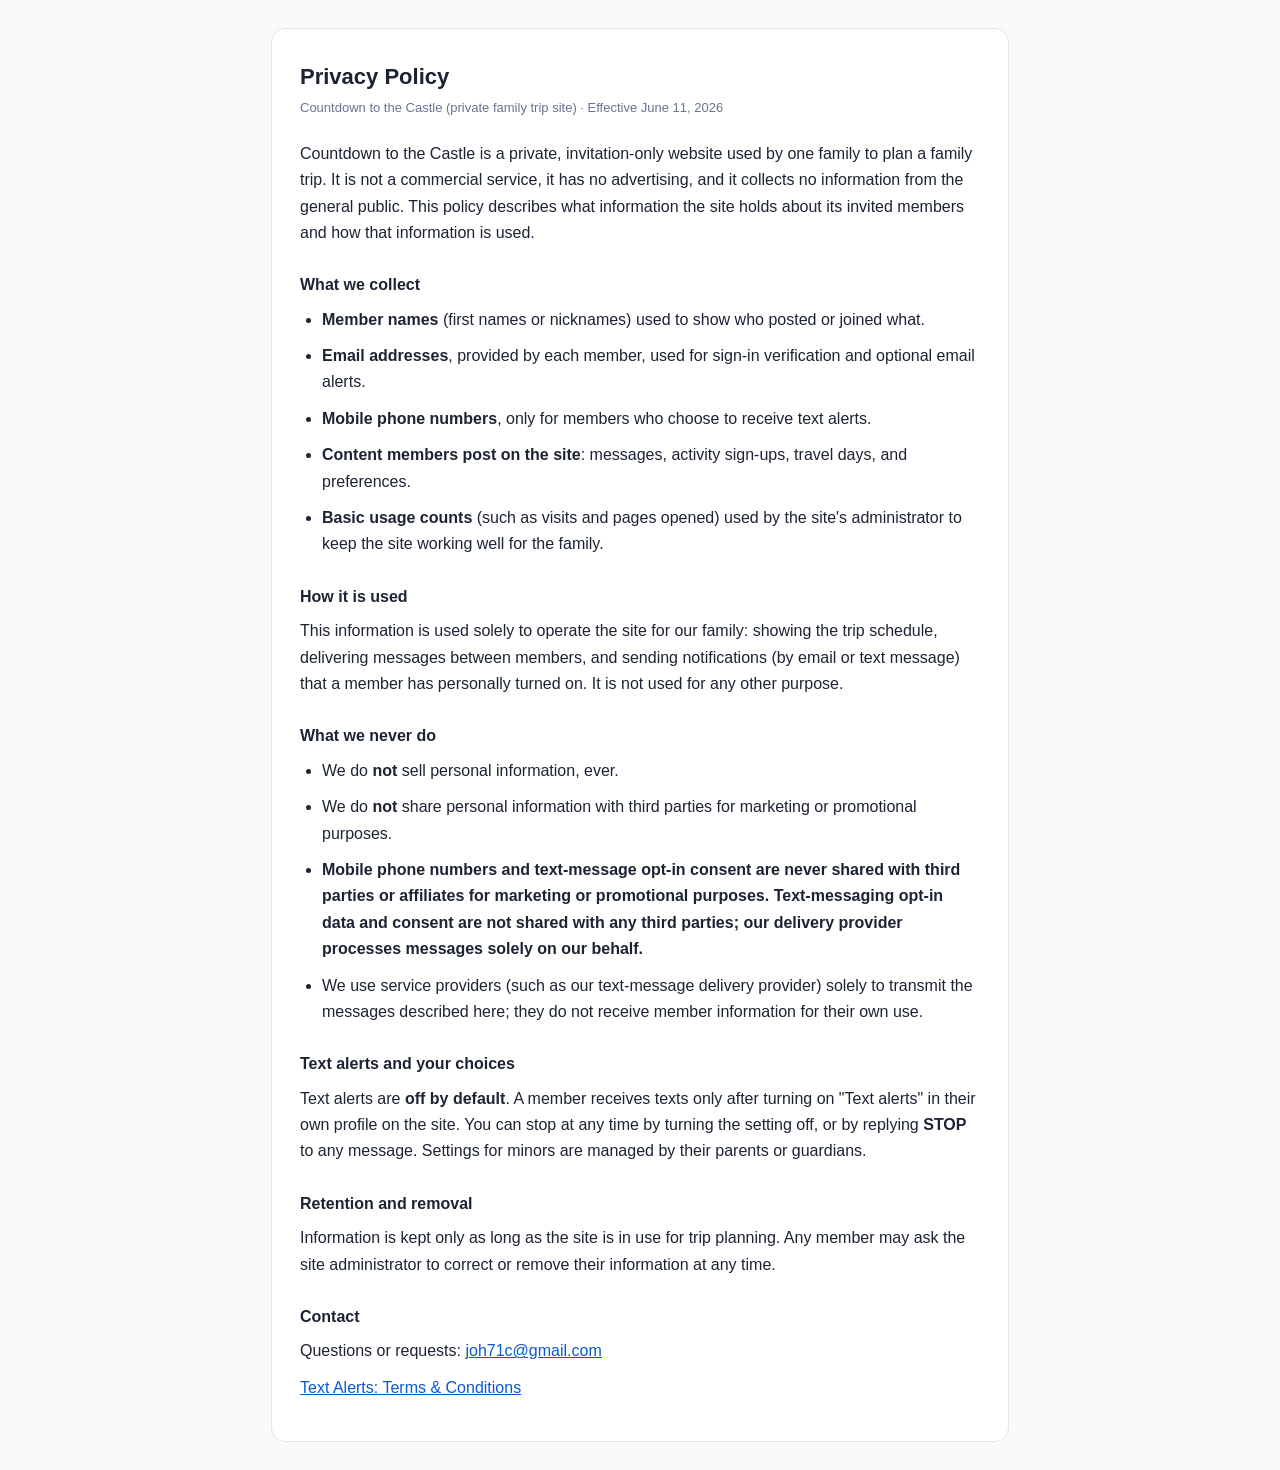
<file: disney-trip-alerts/privacy.html>
<!DOCTYPE html><html lang="en"><head><meta charset="utf-8"><meta name="viewport" content="width=device-width, initial-scale=1">
<title>Privacy Policy · Countdown to the Castle</title>
<meta name="description" content="Privacy policy for the Countdown to the Castle private family trip site and its text alerts.">
<style>
 body{font:16px/1.65 -apple-system,BlinkMacSystemFont,'Segoe UI',Roboto,sans-serif;background:#fafafa;color:#1c2333;margin:0;padding:28px 18px}
 .wrap{max-width:680px;margin:0 auto;background:#fff;border:1px solid #e3e6ee;border-radius:14px;padding:30px 28px}
 h1{font-size:22px;margin:0 0 2px} .eff{color:#6b7390;font-size:13px;margin:0 0 22px}
 h2{font-size:16px;margin:26px 0 8px} p,li{margin:0 0 10px} ul{padding-left:22px;margin:0 0 12px}
 a{color:#0b57d0}
</style></head><body><div class="wrap">
<h1>Privacy Policy</h1>
<p class="eff">Countdown to the Castle (private family trip site) · Effective June 11, 2026</p>

<p>Countdown to the Castle is a private, invitation-only website used by one family to plan a family trip. It is not a commercial service, it has no advertising, and it collects no information from the general public. This policy describes what information the site holds about its invited members and how that information is used.</p>

<h2>What we collect</h2>
<ul>
  <li><b>Member names</b> (first names or nicknames) used to show who posted or joined what.</li>
  <li><b>Email addresses</b>, provided by each member, used for sign-in verification and optional email alerts.</li>
  <li><b>Mobile phone numbers</b>, only for members who choose to receive text alerts.</li>
  <li><b>Content members post on the site</b>: messages, activity sign-ups, travel days, and preferences.</li>
  <li><b>Basic usage counts</b> (such as visits and pages opened) used by the site's administrator to keep the site working well for the family.</li>
</ul>

<h2>How it is used</h2>
<p>This information is used solely to operate the site for our family: showing the trip schedule, delivering messages between members, and sending notifications (by email or text message) that a member has personally turned on. It is not used for any other purpose.</p>

<h2>What we never do</h2>
<ul>
  <li>We do <b>not</b> sell personal information, ever.</li>
  <li>We do <b>not</b> share personal information with third parties for marketing or promotional purposes.</li>
  <li><b>Mobile phone numbers and text-message opt-in consent are never shared with third parties or affiliates for marketing or promotional purposes. Text-messaging opt-in data and consent are not shared with any third parties; our delivery provider processes messages solely on our behalf.</b></li>
  <li>We use service providers (such as our text-message delivery provider) solely to transmit the messages described here; they do not receive member information for their own use.</li>
</ul>

<h2>Text alerts and your choices</h2>
<p>Text alerts are <b>off by default</b>. A member receives texts only after turning on "Text alerts" in their own profile on the site. You can stop at any time by turning the setting off, or by replying <b>STOP</b> to any message. Settings for minors are managed by their parents or guardians.</p>

<h2>Retention and removal</h2>
<p>Information is kept only as long as the site is in use for trip planning. Any member may ask the site administrator to correct or remove their information at any time.</p>

<h2>Contact</h2>
<p>Questions or requests: <a href="mailto:joh71c@gmail.com">joh71c@gmail.com</a></p>

<p><a href="terms.html">Text Alerts: Terms &amp; Conditions</a></p>
</div>
<script data-goatcounter="https://usjoh.goatcounter.com/count" async src="//gc.zgo.at/count.js"></script>
</body></html>
</file>
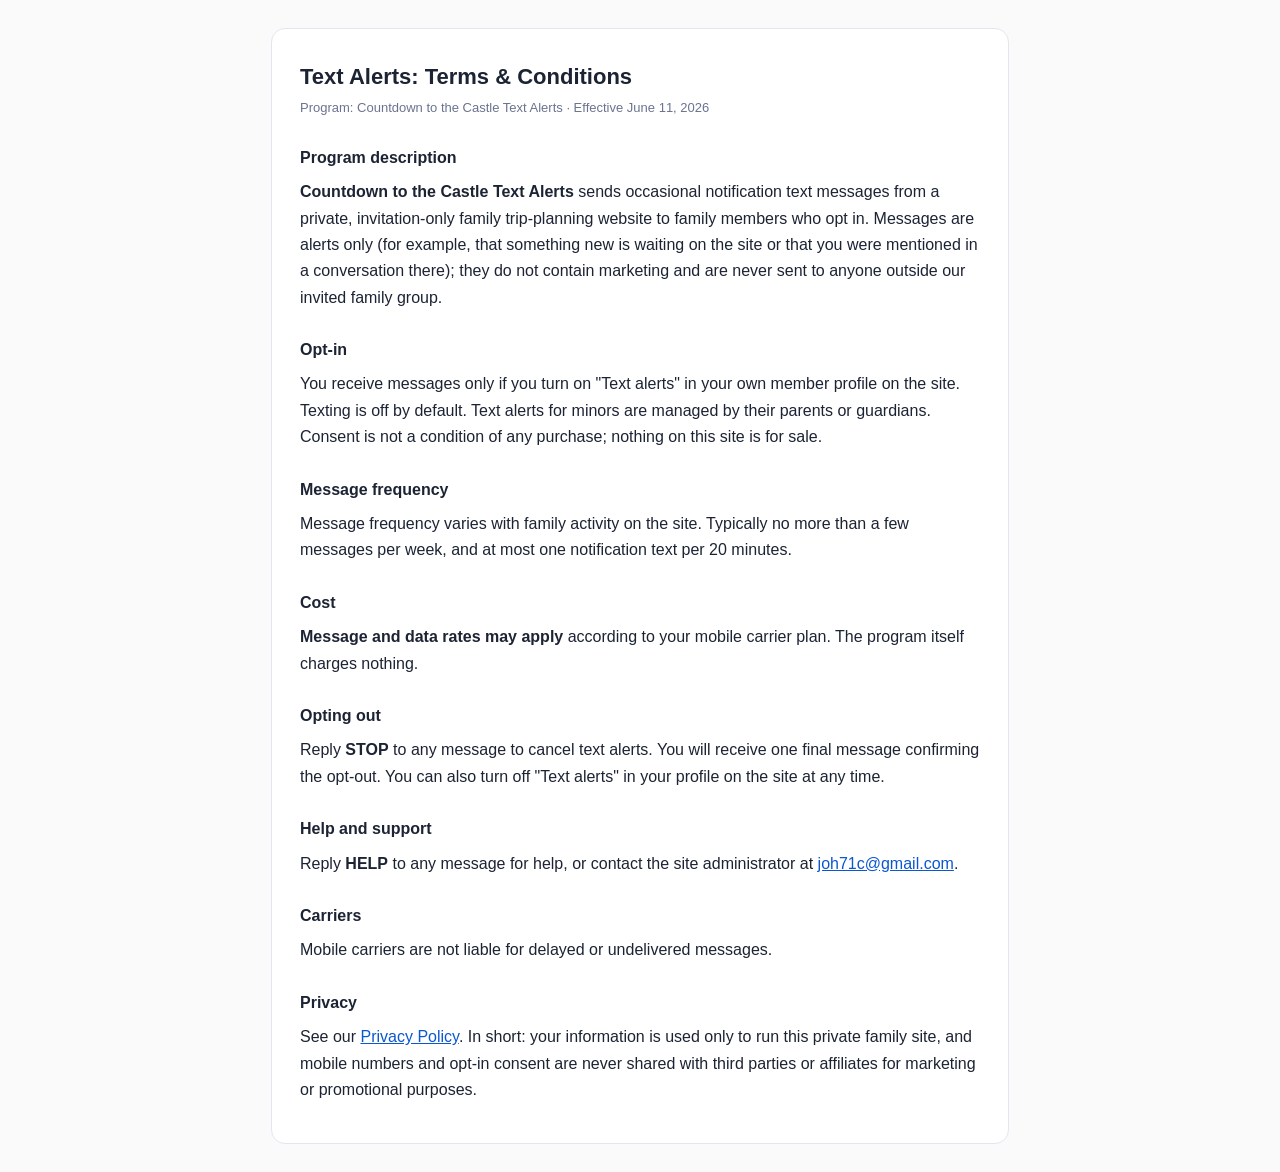
<file: disney-trip-alerts/terms.html>
<!DOCTYPE html><html lang="en"><head><meta charset="utf-8"><meta name="viewport" content="width=device-width, initial-scale=1">
<title>Text Alerts Terms &amp; Conditions · Countdown to the Castle</title>
<meta name="description" content="Terms and conditions for Countdown to the Castle Text Alerts, a private family SMS notification program.">
<style>
 body{font:16px/1.65 -apple-system,BlinkMacSystemFont,'Segoe UI',Roboto,sans-serif;background:#fafafa;color:#1c2333;margin:0;padding:28px 18px}
 .wrap{max-width:680px;margin:0 auto;background:#fff;border:1px solid #e3e6ee;border-radius:14px;padding:30px 28px}
 h1{font-size:22px;margin:0 0 2px} .eff{color:#6b7390;font-size:13px;margin:0 0 22px}
 h2{font-size:16px;margin:26px 0 8px} p,li{margin:0 0 10px} ul{padding-left:22px;margin:0 0 12px}
 a{color:#0b57d0}
</style></head><body><div class="wrap">
<h1>Text Alerts: Terms &amp; Conditions</h1>
<p class="eff">Program: Countdown to the Castle Text Alerts · Effective June 11, 2026</p>

<h2>Program description</h2>
<p><b>Countdown to the Castle Text Alerts</b> sends occasional notification text messages from a private, invitation-only family trip-planning website to family members who opt in. Messages are alerts only (for example, that something new is waiting on the site or that you were mentioned in a conversation there); they do not contain marketing and are never sent to anyone outside our invited family group.</p>

<h2>Opt-in</h2>
<p>You receive messages only if you turn on "Text alerts" in your own member profile on the site. Texting is off by default. Text alerts for minors are managed by their parents or guardians. Consent is not a condition of any purchase; nothing on this site is for sale.</p>

<h2>Message frequency</h2>
<p>Message frequency varies with family activity on the site. Typically no more than a few messages per week, and at most one notification text per 20 minutes.</p>

<h2>Cost</h2>
<p><b>Message and data rates may apply</b> according to your mobile carrier plan. The program itself charges nothing.</p>

<h2>Opting out</h2>
<p>Reply <b>STOP</b> to any message to cancel text alerts. You will receive one final message confirming the opt-out. You can also turn off "Text alerts" in your profile on the site at any time.</p>

<h2>Help and support</h2>
<p>Reply <b>HELP</b> to any message for help, or contact the site administrator at <a href="mailto:joh71c@gmail.com">joh71c@gmail.com</a>.</p>

<h2>Carriers</h2>
<p>Mobile carriers are not liable for delayed or undelivered messages.</p>

<h2>Privacy</h2>
<p>See our <a href="privacy.html">Privacy Policy</a>. In short: your information is used only to run this private family site, and mobile numbers and opt-in consent are never shared with third parties or affiliates for marketing or promotional purposes.</p>
</div>
<script data-goatcounter="https://usjoh.goatcounter.com/count" async src="//gc.zgo.at/count.js"></script>
</body></html>
</file>
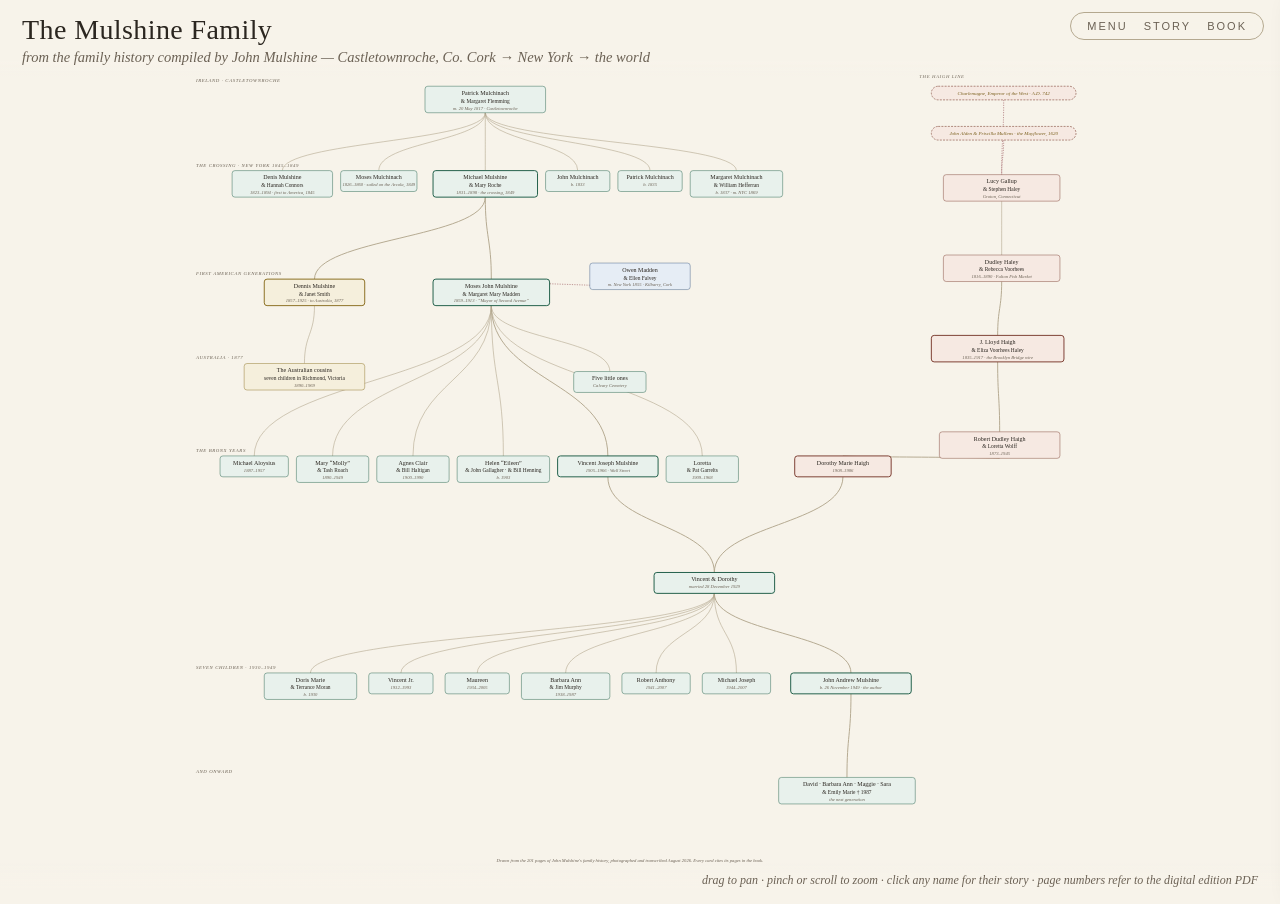
<file: mulshine/tree.html>
<!DOCTYPE html>
<html lang="en">
<head>
<meta charset="utf-8">
<meta name="viewport" content="width=device-width, initial-scale=1">
<title>The Mulshine Family Tree</title>
<script data-goatcounter="https://usjoh.goatcounter.com/count" async src="//gc.zgo.at/count.js"></script>
<style>
  :root{
    --paper:#f7f3ea; --ink:#2b2620; --soft:#6b6154; --line:#b4a88f;
    --mul:#1d5c46; --mulbg:#e8f1ec; --haigh:#7a3b2e; --haighbg:#f6e9e2;
    --madden:#3d5a80; --maddenbg:#e6edf5; --aus:#8a6d1f; --ausbg:#f5efdc;
    --gold:#a5842c; --accent:#84343c;
  }
  *{box-sizing:border-box; margin:0; padding:0}
  html,body{height:100%}
  body{background:var(--paper); color:var(--ink);
       font-family:Georgia,'Times New Roman',serif; overflow:hidden}
  header{position:fixed; top:0; left:0; right:0; z-index:10;
         padding:14px 22px 12px; background:linear-gradient(var(--paper) 78%,rgba(247,243,234,0));
         pointer-events:none}
  header h1{font-size:clamp(19px,3vw,28px); font-weight:normal; letter-spacing:.4px}
  header .sub{font-style:italic; color:var(--soft); font-size:clamp(12px,1.7vw,14.5px); margin-top:3px}
  #sitenav{position:fixed; top:12px; right:16px; z-index:30; display:flex; gap:16px;
           pointer-events:auto; background:rgba(247,243,234,.82); border:1px solid var(--line);
           border-radius:20px; padding:7px 16px;
           -webkit-backdrop-filter:blur(6px); backdrop-filter:blur(6px)}
  #sitenav a{color:var(--soft); text-decoration:none; font-family:Verdana,Geneva,sans-serif;
             font-size:11px; letter-spacing:2px; text-transform:uppercase}
  #sitenav a:hover{color:var(--ink)}
  /* Narrow screens: the nav pill is fixed top-right and the title runs straight
     underneath it. Shrink both and reserve the title's right edge. */
  @media(max-width:700px){
    header{padding:11px 14px 9px}
    header h1{font-size:17px; padding-right:158px; line-height:1.25}
    header .sub{font-size:11.5px; margin-top:2px}
    #sitenav{top:9px; right:10px; gap:11px; padding:6px 11px}
    #sitenav a{font-size:10px; letter-spacing:1.2px}
  }
  #stage{position:absolute; inset:0; cursor:grab; touch-action:none}
  #stage.dragging{cursor:grabbing}
  .card{cursor:pointer}
  .card rect{fill:#fff; stroke:var(--line); stroke-width:1.1; rx:7}
  .card.mul rect{fill:var(--mulbg); stroke:var(--mul)}
  .card.haigh rect{fill:var(--haighbg); stroke:var(--haigh)}
  .card.madden rect{fill:var(--maddenbg); stroke:var(--madden)}
  .card.aus rect{fill:var(--ausbg); stroke:var(--aus)}
  .card.anchor rect{stroke-width:2.4}
  .card text{fill:var(--ink)}
  .card .nm{font-size:15px}
  .card .nm2{font-size:13.5px}
  .card .yrs{font-size:11.5px; fill:var(--soft); font-style:italic}
  .card:hover rect{stroke-width:2.6}
  .capsule rect{rx:17; fill:#fbf7ec; stroke:var(--gold); stroke-width:1.4; stroke-dasharray:5 3}
  .capsule text{fill:#7a5f1c; font-size:12.5px; font-style:italic}
  .capsule:hover rect{stroke-width:2.6}
  .glabel{font-size:12px; fill:var(--soft); font-style:italic; letter-spacing:1.5px}
  .link{fill:none; stroke:var(--line); stroke-width:1.5}
  .link.marriage{stroke:var(--accent); stroke-width:1.2; stroke-dasharray:3 3}
  .link.thick{stroke-width:2.4}
  .memorial text{font-size:11px; fill:var(--soft); font-style:italic}
  .noteline{font-size:11.5px; fill:var(--soft); font-style:italic}
  #panel{position:fixed; top:0; right:-420px; width:min(400px,92vw); height:100%;
         background:#fffdf8; border-left:1px solid var(--line); z-index:20;
         transition:right .25s ease; overflow-y:auto; box-shadow:-6px 0 24px rgba(43,38,32,.12)}
  #panel.open{right:0}
  #panel .inner{padding:26px 24px 40px}
  #panel h2{font-size:21px; font-weight:normal; margin-bottom:2px}
  #panel .yrs{color:var(--soft); font-style:italic; font-size:14px; margin-bottom:14px}
  #panel .facts li{margin:0 0 10px 18px; font-size:14px; line-height:1.5}
  #panel .srcs{margin-top:18px; padding-top:12px; border-top:1px dashed var(--line);
               font-size:12px; color:var(--soft); font-style:italic; line-height:1.6}
  #panel .lineage li{margin:0 0 8px 24px; font-size:13px; line-height:1.45}
  #panel .close{position:absolute; top:12px; right:14px; border:none; background:none;
                font-size:22px; color:var(--soft); cursor:pointer; font-family:inherit}
  footer{position:fixed; bottom:0; left:0; right:0; z-index:10; pointer-events:none;
         padding:10px 22px 12px; text-align:right;
         background:linear-gradient(rgba(247,243,234,0),var(--paper) 70%)}
  footer .hint{font-size:12px; color:var(--soft); font-style:italic}
  @media print{
    header,footer{position:static; background:none}
    #stage{position:static; overflow:visible}
    #panel{display:none}
    body{overflow:visible}
  }
</style>
</head>
<body>
<header>
  <h1>The Mulshine Family</h1>
  <div class="sub">from the family history compiled by John Mulshine &mdash; Castletownroche, Co.&nbsp;Cork &rarr; New York &rarr; the world</div>
</header>
<nav id="sitenav">
  <a href="index.html">Menu</a>
  <a href="story.html">Story</a>
  <a href="John%20Mulshine%20-%20Family%20History%20(Digital%20Edition).pdf">Book</a>
</nav>

<div id="stage"><svg id="svg" width="100%" height="100%"></svg></div>

<div id="panel"><button class="close" onclick="closePanel()">&times;</button><div class="inner" id="panelInner"></div></div>

<footer><div class="hint">drag to pan &middot; pinch or scroll to zoom &middot; click any name for their story &middot; page numbers refer to the digital edition PDF</div></footer>

<script>
// ————— page reference helper: IMG number -> PDF page in the digital edition —————
function pg(n){ if(n>=7241&&n<=7259) return n-7240; if(n>=7303&&n<=7484) return n-7302+19; return null; }
function srcline(imgs){ return "In the book: " + imgs.map(n=>"p."+pg(n)).join(", ") + "  (digital edition)"; }

// ————— data: hand-curated from the verified page transcriptions —————
const P = {
 patrick:{cls:"mul",n1:"Patrick Mulchinach",n2:"& Margaret Flemming",yrs:"m. 20 May 1817 · Castletownroche",facts:[
  "Married in Castletownroche parish, Co. Cork, on 20 May 1817 — witnesses Richard Flemming and Johanna Mulchinag. The oldest documented generation of the family.",
  "In Griffith's Valuation (November 1850) Patrick held a house and yard on New Road, Castletownroche; his neighbors included Michael and Patrick Roche — very possibly Mary Roche's family. As John writes: “Did they know each other in Castletownroche....most likely.”",
  "Six known children baptized at Castletownroche: Denis (1823), Moses (1826), Michael (1831), John (1833), Patrick (1835), and Margaret (1837).",
  "The surname appears as Mulchinach, Mulchinagh, Mulchinock, and Mulshana in the registers; the ancient Irish form is Ó Maoilsionóg. It settled as “Mulshine” only in New York."],
  s:[7246,7254,7257,7259]},
 denis1823:{cls:"mul",n1:"Denis Mulshine",n2:"& Hannah Connors",yrs:"1823–1894 · first to America, 1845",facts:[
  "“Our first direct blood relative to arrive in America” — Denis emigrated in 1845, four years ahead of his brothers. Finding him took John three decades: “I actually cried a little... I am probably the only person in more than a century to feel this depth of emotion for Denis and Hannah.”",
  "In 1850 the family lived at 125 Allen Street in the Five Points — the Manhattan of Gangs of New York.",
  "A stone mason, naturalized 15 Feb 1858. He bought the family plot at Calvary Cemetery on 16 Oct 1853; he, Hannah, and five of their children rest there.",
  "He took in his 18-year-old kinsman Michael when Michael landed in 1849 — whether Denis was brother, uncle, or cousin to him John could never fully prove; the census taker's hand marks him simply “1st Mulshine in U.S.”"],
  s:[7246,7323,7324,7451,7453]},
 moses1826:{cls:"mul",n1:"Moses Mulchinach",yrs:"1826–1860 · sailed on the Arcola, 1849",facts:[
  "Baptized 1826 at Castletownroche; almost certainly the “Moses Mulshina” who arrived in New York 7 March 1849 aboard the Arcola from Liverpool — a 21-year-old mason, steerage, “staying in America.”",
  "Died in New York in February 1860. He shares Calvary plot Section 2, Range 3, Plot H, Grave 3 with Michael's second wife Catherine — a quiet clue that the brothers stayed close.",
  "The name Moses runs through the family for generations — even the florist John met in Mallow in 1991 had a grandfather Moses."],
  s:[7246,7256,7304,7451]},
 michael:{cls:"mul anchor",n1:"Michael Mulshine",n2:"& Mary Roche",yrs:"1831–1898 · the crossing, 1849",facts:[
  "John's great-grandfather. Baptized 9 March 1831 at Castletownroche; arrived in New York in 1849, aged 18, and moved in with Denis and Hannah's family.",
  "A stone mason. Took the oath of U.S. citizenship on 12 October 1855.",
  "Married Mary Roche — baptized in the same parish on 29 Feb 1828 — in New York in 1854. Two Castletownroche children, an ocean away, marrying in Manhattan.",
  "“I assume Michael was a heavy drinker, as his son, Moses, was said to be a teetotaler due to the fact that his father drank too much.”",
  "Died of pneumonia at 166 East 105th Street — January 9, 1898 by the family's account; January 10 by the death certificate. The one-day disagreement survives in the book as an honest open question.",
  "After Mary died in 1862, aged 34, he married Catherine Kavanagh of Co. Kilkenny; their four children all died in infancy. Of the family's 28 children born in New York in those generations, John counts only 11 who lived past age nine."],
  s:[7249,7303,7304,7307,7310]},
 john1833:{cls:"mul",n1:"John Mulchinach",yrs:"b. 1833",facts:[
  "Baptized 19 August 1833 at Castletownroche, sponsors Charles Mansfield and Ellen Keily.",
  "“I know little about John,” his namesake writes. “What became of Patrick and Margaret's son, John?” remains one of the book's open questions — possibly the John Mulshine who turned up in Kansas in 1876."],
  s:[7250,7445]},
 patrick1835:{cls:"mul",n1:"Patrick Mulchinach",yrs:"b. 1835",facts:[
  "Baptized 12 May 1835; his sponsors were Michael Mulchinock and Margaret Roche — “again the Roche name appears,” John notes, years before his great-grandparents married in New York."],
  s:[7253]},
 margaret1837:{cls:"mul",n1:"Margaret Mulchinach",n2:"& William Hefferran",yrs:"b. 1837 · m. NYC 1869",facts:[
  "Baptized 15 November 1837 — entry No. 20 in the parish register, boxed by hand in the copy John kept.",
  "She followed her brothers to New York and married William Hefferran in Manhattan on 27 November 1869."],
  s:[7252,7255,7258]},
 dennis1857:{cls:"aus anchor",n1:"Dennis Mulshine",n2:"& Janet Smith",yrs:"1857–1925 · to Australia, 1877",facts:[
  "Michael and Mary's second son — a 20-year-old New York bricklayer who sailed on the N. Boynton, the first ship of New South Wales' scheme to attract American tradesmen, arriving Port Jackson 22 May 1877.",
  "The immigration ledger row survives, marked by John's hand: “Mulshine, Denis, 20, Bricklayer, New York, R.C.” And beside the newspaper sketch of the ship: “Dennis Mulshine was on this ship for its arrival in Australia.”",
  "He settled in Victoria, married Janet Smith in 1888 (he 31, she 17), raised a family in Richmond, and worked as a bricklayer and builder until his death at Flaggy Creek in 1925.",
  "“When you are investigating your ancestry often times you hit walls. Occasionally, you stumble on gold.”"],
  s:[7303,7409,7410,7423,7426]},
 mosesjohn:{cls:"mul anchor",n1:"Moses John Mulshine",n2:"& Margaret Mary Madden",yrs:"1859–1913 · “Mayor of Second Avenue”",facts:[
  "John's grandfather — grocer's clerk, later “fruit designer,” and by family lore the “Mayor of Second Avenue.” A teetotaler, they said, because his father drank too much.",
  "Married Margaret Mary Madden on 18 November 1886; they raised their children through the Bronx and Manhattan tenement years.",
  "When their small daughter Margarit was dying in 1901, “it is family lore that this death broke Moses' heart. He tried to keep her alive by waking her in the middle of the night and taking her out of the tenements for fresh air.”",
  "He died of asthma in 1913 after eleven months of treatment; Margaret followed in 1923. Both rest at Calvary."],
  s:[7303,7334,7335,7341,7354]},
 madden:{cls:"madden",n1:"Owen Madden",n2:"& Ellen Falvey",yrs:"m. New York 1855 · Kilbarry, Cork",facts:[
  "Owen Madden of Kilbarry, Co. Cork (son of Timothy Madden and Mary Mulvihill) married Ellen Falvey in New York in 1855 — nine children in nineteen years, at least three of whom died within two years of birth.",
  "Their daughter Margaret Mary Madden married Moses John Mulshine, joining the Madden line to the family.",
  "Ellen rests at Calvary with four of her children."],
  s:[7334,7342,7345,7349]},
 auskids:{cls:"aus",n1:"The Australian cousins",n2:"seven children in Richmond, Victoria",yrs:"1890–1969",facts:[
  "Dennis and Janet's children, born in Richmond: Charles Denis (1890), Vera May (1894), Violet Mary (1896), Violet May (1897, died in infancy), Clarence Hector “Clarrie” (1901), Flor Esther “Essie” (1904), and Bessie (1909).",
  "Vera May married Frank Whelan of Liverpool at St Joseph's, Malvern, on 2 October 1920 — her brother Charles and mother Janet signed as witnesses. Their son Denis “Terry” Whelan was born in 1921.",
  "The album pages survive: Frank & Vera; Frank, Vera & Terry; Essie, Vera & Bessie together in later years; Clarrie with Vera in 1969.",
  "“With his death our Mulshine direct blood line to Australia died as well,” John writes of Clarrie, who died 29 August 1969 — though electoral rolls trace Mulshines in Victoria to 1980."],
  s:[7399,7400,7402,7403,7406,7407,7408]},
 infants3:{cls:"mul",n1:"Five little ones",yrs:"Calvary Cemetery",memorial:true,facts:[
  "Eugene (1891–92), Helen (1893), Margarit (1896–1901), Moses John Jr. (1897–98), and Joseph (1904) — Moses and Margaret's children who did not grow up, remembered together at the family plot at Calvary.",
  "Their names are why John wrote: “The diseases of the day and the living conditions of the time for the poor were horrific.”"],
  s:[7334]},
 michaelA:{cls:"mul",n1:"Michael Aloysius",yrs:"1887–1957",facts:[
  "Eldest surviving son of Moses and Margaret; “established the first link to the New Jersey side of the Mulshine family.” Family lore says he and his brother Vincent didn't get along."],
  s:[7335,7340]},
 molly:{cls:"mul",n1:"Mary “Molly”",n2:"& Tash Roach",yrs:"1890–1949",facts:[
  "A stenographer; married John Tatian “Tash” Roach in 1912. In his later years John's father Vincent lived with Molly and Tash's family — “They were supposedly wonderful people.”"],
  s:[7335,7337,7348]},
 agnes:{cls:"mul",n1:"Agnes Clair",n2:"& Bill Haltigan",yrs:"1900–1990",facts:[
  "Married William J. Haltigan on 1 June 1925 in the Bronx; lived to ninety, dying at Brookhaven in 1990."],
  s:[7335,7350]},
 eileen:{cls:"mul",n1:"Helen “Eileen”",n2:"& John Gallagher · & Bill Henning",yrs:"b. 1903",facts:[
  "Her son Dick Gallagher became an NYPD homicide lieutenant. Widowed, she later married Bill Henning — who learned he'd been drafted into WWII when his number went up on the Yankee Stadium scoreboard. He served as a cook.",
  "“Eileen and my dad looked similar in their faces and had similar body habits (looking over glasses, etc.)... apparently... dad's favorite sibling.” John's parents loved visiting them in the Catskills to antique and play bridge."],
  s:[7335,7358]},
 vincent:{cls:"mul anchor",n1:"Vincent Joseph Mulshine",yrs:"1905–1966 · Wall Street",facts:[
  "John's father. Started on the New York Stock Exchange as a “board boy” at twelve; retired a Fahnestock & Co. stockbroker.",
  "“He could be a difficult man... very intelligent, frustrated and biting with sarcasm.” When money ran short he'd stop drinking and take a second job — and years later, once flush, he tracked down the Bronx dentist who had treated his children for free, and paid him.",
  "Every Christmas he placed a checkerboard, a horn, and a drum under the tree — a tradition John kept. Thanksgiving mornings meant football with his sons.",
  "The book keeps his photographs: writing at the table by the lace curtains; in a 1920s bathing suit on the rocks with Dorothy; at Jack Dempsey's Restaurant with Eileen and Bill."],
  s:[7351,7353,7355,7356,7358,7361]},
 loretta:{cls:"mul",n1:"Loretta",n2:"& Pat Garrelts",yrs:"1909–1968",facts:[
  "The youngest; married Lural Hollis “Pat” Garrelts, lived in Kansas and later Tupper Lake, NY — where, her sister-in-law reported, the local bar featured “a bunch of lumberjacks dancing with each other.” Five sons and a daughter."],
  s:[7335,7344]},
 // ————— Haigh river —————
 alden:{cls:"haigh",capsule:true,n1:"John Alden & Priscilla Mullens · the Mayflower, 1620",lineage:"alden",facts:[]},
 charlemagne:{cls:"haigh",capsule:true,n1:"Charlemagne, Emperor of the West · A.D. 742",lineage:"charlemagne",facts:[]},
 gallup:{cls:"haigh",n1:"Lucy Gallup",n2:"& Stephen Haley",yrs:"Groton, Connecticut",facts:[
  "Where the two great lineage charts meet: Lucy Gallup — descended through the Gallups of Groton from Charlemagne's line, and through Bridget Palmer from John and Priscilla Alden of the Mayflower — married Stephen Haley of Groton.",
  "Their son Dudley carried both threads to New York. The charts were researched in the 1940s by a St. John's University professor for the family, and John reproduces them in full: forty-one numbered generations from Charlemagne, eleven from the Mayflower."],
  s:[7455,7456,7457,7458,7459]},
 haley:{cls:"haigh",n1:"Dudley Haley",n2:"& Rebecca Voorhees",yrs:"1816–1890 · Fulton Fish Market",facts:[
  "A wholesale fish merchant remembered in family lore as founder of the Fulton Fish Market — John gently corrects the record: the market preceded him, “but he and later his son Albert were perhaps the most important forces behind its success.”",
  "By 1865 he owned a Brooklyn brownstone where his newly married daughter Eliza and her husband J. Lloyd Haigh first lived.",
  "His son Albert's widow Katherine built the Historic Haley Mansion at Mystic, Connecticut, in 1904 — on the National Register today."],
  s:[7367,7388,7394,7397,7398]},
 haigh:{cls:"haigh anchor",n1:"J. Lloyd Haigh",n2:"& Eliza Voorhees Haley",yrs:"1835–1917 · the Brooklyn Bridge wire",facts:[
  "The book's most cinematic figure. His Brooklyn Wire Mills — 300 men and boys, day and night — won the contract for the Brooklyn Bridge's cable wire; engineer Washington Roebling's 1878 letter exposed him substituting rejected wire, and in 1880 he went to Sing Sing for forgery.",
  "He courted the singer Jennie Hughes by buying out every box at her shows — a bigamy scandal the papers feasted on. Once among the wealthiest men in Brooklyn, he was arrested years later for stealing an eight-cent loaf of bread in Harlem.",
  "He was also, the book notes, “the first paid subscriber to put the telephone to a business practical use” — his line strung over the half-finished bridge itself.",
  "Eliza, raised in Haley comfort, never wavered: “She never uttered a word of complaint or reproach.” She died in January 1881, days after childbirth, of what the papers called a broken heart; the warden could not release her husband for the funeral. Her flat stone at Woodlawn — ELIZA VOORHIS HAIGH, 1844–1881 — is the only marker; his grave is unmarked.",
  "John's verdict: “It would be interesting to sit down with Steven Spielberg and lay out the life of Joseph Lloyd Haigh. There's got to be a time piece movie there!”"],
  s:[7318,7320,7321,7322,7367,7375,7377,7379]},
 robertdudley:{cls:"haigh",n1:"Robert Dudley Haigh",n2:"& Loretta Wolff",yrs:"1873–1945",facts:[
  "Son of the wire magnate, born in Manhattan in 1873 — a fireman-engineer photographed in workshop doorways rather than boardrooms.",
  "Married Loretta G. Wolff in 1901; their daughter Dorothy was John's mother. An infant son, John Haigh, lived two days in 1913 — the uncle John never had.",
  "Visiting Dorothy's young family in the Bronx tenements upset him so much he gave her $8,000 for a house — the house in Hollis, Queens, where the modern Mulshines began.",
  "He and Loretta divorced in 1921; Loretta died of a stroke in 1929 — Dorothy came home to find her by the window she had been washing. Robert remarried that same year and settled in Winsted, Connecticut, dying five weeks after his second wife Jessie in 1945."],
  s:[7352,7364,7374,7384,7385,7386,7387,7392]},
 dorothy:{cls:"haigh anchor",n1:"Dorothy Marie Haigh",yrs:"1908–1986",facts:[
  "John's mother — a model before her marriage, photographed by a waterfall in a bobbed haircut and dark bathing suit.",
  "Practically an only child, she carried the Haigh line — and with it, per the 1940s research, descent from “Charlesmagne” and from John and Priscilla Alden (“Speak for yourself, John”) of the Mayflower.",
  "The family called her a gypsy — sixteen homes by the time her eldest was sixteen.",
  "When John's biology teacher swore he would never graduate Chaminade, she waited for graduation day 1967, found the man, and asked: “Did you watch my son get his diploma today?”",
  "Widowed in 1966, she married Ben Licata — a Sicilian bartender who sang Italian songs into a drop-down microphone — in Florida in 1975. She and John shared Sweet Rob Roys there; one was his last gift to her in the hospital."],
  s:[7351,7352,7357,7359,7364,7365,7366]},
 // ————— confluence and after —————
 vd:{cls:"mul anchor",n1:"Vincent & Dorothy",yrs:"married 28 December 1929",facts:[
  "The two rivers meet: Vincent Joseph Mulshine of the Castletownroche line married Dorothy Marie Haigh of the Haigh–Haley–Alden line in the Bronx on 28 December 1929.",
  "Seven children: Doris, Vincent Jr., Maureen, Barbara Ann, Robert, Michael, and John.",
  "Sixty-six years later, John married Patricia on the same calendar date — 28 December 1995."],
  s:[7351,7353,7354,7360]},
 doris:{cls:"mul",n1:"Doris Marie",n2:"& Terrance Moran",yrs:"b. 1930",facts:[
  "A nurse — Mary Immaculate Hospital, later school nurse in Sayville. The night before small John's tonsillectomy, it was Doris who sat by his bed to calm him.",
  "Both of the book's great lineage charts — Charlemagne's forty-one generations and the Mayflower's eleven — are titled “The Ancestry of Doris Marie Mulshine,” researched by her St. John's University professor in the 1940s.",
  "Married Terrance Moran; two sons, Tom and Paul."],
  s:[7352,7455,7459]},
 vincentjr:{cls:"mul",n1:"Vincent Jr.",yrs:"1932–1993",facts:["Six children with his first wife Rose Keller — Vincent, Rose Marie, Andy, Kevin, Douglas, and Brian — most raised in the Miami area."],s:[7352]},
 maureen:{cls:"mul",n1:"Maureen",yrs:"1934–2005",facts:["Made her life in Pennsylvania — “Mrs. Maureen Adams of Lancaster, Pa.” in her father's 1966 obituary."],s:[7353,7361]},
 barbara:{cls:"mul",n1:"Barbara Ann",n2:"& Jim Murphy",yrs:"1938–1987",facts:[
  "Married Jim Murphy — “a classic Irishman....gregarious, sentimental, hot tempered, and warm hearted.” Three children: Kathy, Jim Jr., and Michael.",
  "The Murphys and the Mulshines lived down the street from each other in Massapequa; later Dorothy lived on the second floor of their mother-daughter home."],
  s:[7353]},
 robert:{cls:"mul",n1:"Robert Anthony",yrs:"1941–2007",facts:["Of Bronxville in the 1966 obituary; the photograph on the lawn — folding chairs, tray tables, a clothesline — catches him with the family in the seventies."],s:[7353,7359]},
 michaelj:{cls:"mul",n1:"Michael Joseph",yrs:"1944–2007",facts:[
  "“I have always felt that Michael was the best of the seven siblings. He had a great sense of humor and was very generous” — the brother who kept the scattered siblings in touch with each other.",
  "An Army lieutenant at Fort Eustis when their father died; three children — Ann Marie, Michael, and Carol Lynne."],
  s:[7353,7361]},
 johnA:{cls:"mul anchor",n1:"John Andrew Mulshine",yrs:"b. 26 November 1949 · the author",facts:[
  "The seventh child, the family's historian, and the writer of the book this tree is drawn from — the letter that ends “Sláinte! Dad.”",
  "Chaminade '67 (despite Brother Oleksiak's predictions), St. John Fisher College, Rochester.",
  "Five children with Kathy Hannel: David (1976), Barbara Ann (1980) — named for her aunt — Margaret “Maggie” (1981), Sara (1983), and Emily Marie, born and lost on her due date, 7 June 1987.",
  "Married Patricia Carole Applegate Olberding on 28 December 1995 — his parents' wedding date, sixty-six years on.",
  "He stood at the Castletownroche town sign in 1991, and spent thirty years walking his family back through parish registers, ship manifests, censuses, and cemetery maps so that, as he wrote to his children, “This is for you and your children, or grandchildren to add down the road.”"],
  s:[7241,7242,7243,7353,7445]},
 johnkids:{cls:"mul",n1:"David · Barbara Ann · Maggie · Sara",n2:"& Emily Marie † 1987",yrs:"the next generation",facts:[
  "David Edward (1976), Barbara Ann (1980), Margaret Patricia “Maggie” (1981), and Sara Elizabeth (1983) — Sara born on David's birthday, seven years apart.",
  "Emily Marie was born and died on her due date, 7 June 1987. She is part of the story too.",
  "“This is for you and your children, or grandchildren to add down the road.”"],
  s:[7353]}
};

const LINEAGES = {
 charlemagne:{title:"Descent from Charlemagne — 41 generations",note:"As compiled for the family in the 1940s and reproduced in the book (pp. 172–175 of the digital edition). Spellings preserved as typed.",entries:[
  "Charlemagne, Emperor of the West, b. A.D. 742 ⚭ Hildegarde","Louis the First, King of France ⚭ Judith the Fair","Charles the Second ⚭ Ermontrudis","Louis the Second ⚭ Adelaide","Charles the Third, “the Simple” ⚭ Princess Edgiva, granddaughter of Alfred the Great","Louis the Fourth ⚭ Princess Gerberga de Saxe (A.D. 939)","Charles, Duke of Lorraine ⚭ Frist Bonne d'Ardenne","Gerberge, Countess of Lorraine ⚭ Lambert the First","Lambert the Second, Count of Mans ⚭ Ode of Lorraine","Henry the Second, Duke of Brabant ⚭ Adela of Thuringia","Godfried the First, Duke of Lower Lorraine ⚭ Ida de Namur","Adelicia, the Fair Maid of Brabant, widow of Henry I of England ⚭ William de Albini, Earl of Essex and Arundel","William, second Earl of Arundel ⚭ Maude Saint Hilliary","William, third Earl of Arundel ⚭ Mabell of Chester","Lady Mabell d'Albini ⚭ Robert of Tatteshall","Emma of Tatteshall ⚭ Osbert de Cailly","Sir Hugh de Cailly, Lord of Owby ⚭ Agnes of Harmstead","Sir William de Cailly ⚭ Catharine","John de Cailly, High Sheriff of Norfolk and Suffolk ⚭ Maude","John Cailly, Lord of Normanton","William Cayley, Lord of Normanton","Jennet Cayley, sole heir ⚭ John Lake, Lord of Normanton Manor","John Lake ⚭ Jane Drakes of Yorkshire","John Lake of Normanton","Lancelot Lake ⚭ Margaret Twisloton","John Lake ⚭ Catherine Pecke","Lancelot Lake ⚭ Emma Northend of Halifax","John Lake of Erby, Lincolnshire ⚭ — Osgarby","Richard Lake ⚭ Anne Morelly of Claxby","John Lake ⚭ Margaret Reade of Wickford, Essex","Hannah Lake ⚭ Captain John Gallup Jr. of Stonington","Benadam Gallup ⚭ Esther Prentice of New London","Lieut. Benadam Gallup ⚭ Eunice Cobb, “a daughter of the Mayflower” (1716)","Col. Benadam Gallup, officer of the Revolution ⚭ Hannah Avery of Groton","Col. Benadam Gallup ⚭ Bridget Palmer, lineal descendant of John and Priscilla Alden (1766)","Lucy Gallup ⚭ Stephen Haley of Groton","Dudley Haley, of the Fulton Fish Market ⚭ Rebecca P. Voorhis","Eliza Voorhis Haley ⚭ Joseph Lloyd Haigh","Robert Dudley Haigh ⚭ Loretta Wolf","Dorothy Marie Haigh ⚭ Vincent Mulshine","Doris Marie Mulshine"]},
 alden:{title:"Descent from the Mayflower — 11 generations",note:"John Alden and Priscilla Mullens, 1620, to the Mulshine children (p. 176 of the digital edition).",entries:[
  "John Alden (b. England 1599, d. Duxbury 1686) ⚭ Priscilla Mullens, spring 1621","David Alden (1646–1719) ⚭ Mary Southworth, 1670","Priscilla Alden ⚭ Samuel Chesebrough of Stonington, 1699","Priscilla Chesebrough (b. 1704) ⚭ Thomas Palmer, 1733","Bridget Palmer (1743–1823) ⚭ Col. Benadam Gallup","Lucy Gallup ⚭ Stephen Haley","Dudley Haley ⚭ Rebecca F. Voorhis","Eliza Voorhis Haley ⚭ Joseph Lloyd Haigh","Robert Dudley Haigh ⚭ Loretta Wolf","Dorothy Marie Haigh ⚭ Vincent Mulshine","Doris Marie Mulshine"]}
};

// ————— layout: [x, y, w] hand-tuned on a 2300x2900 canvas —————
const L = {
 patrick:[640,120,300],
 denis1823:[160,330,250], moses1826:[430,330,190], michael:[660,330,260], john1833:[940,330,160], patrick1835:[1120,330,160], margaret1837:[1300,330,230],
 madden:[1050,560,250],
 dennis1857:[240,600,250], mosesjohn:[660,600,290],
 auskids:[190,810,300],
 infants3:[1010,830,180],
 michaelA:[130,1040,170], molly:[320,1040,180], agnes:[520,1040,180], eileen:[720,1040,230], vincent:[970,1040,250], loretta:[1240,1040,180],
 charlemagne:[1900,120,360], alden:[1900,220,360],
 gallup:[1930,340,290],
 haley:[1930,540,290],
 haigh:[1900,740,330],
 robertdudley:[1920,980,300],
 dorothy:[1560,1040,240],
 vd:[1210,1330,300],
 doris:[240,1580,230], vincentjr:[500,1580,160], maureen:[690,1580,160], barbara:[880,1580,220], robert:[1130,1580,170], michaelj:[1330,1580,170], johnA:[1550,1580,300],
 johnkids:[1520,1840,340]
};

// links: [from, to, type]
const LINKS = [
 ["patrick","denis1823"],["patrick","moses1826"],["patrick","michael"],["patrick","john1833"],["patrick","patrick1835"],["patrick","margaret1837"],
 ["michael","dennis1857","thick"],["michael","mosesjohn","thick"],
 ["dennis1857","auskids"],
 ["madden","mosesjohn","marriage"],
 ["mosesjohn","infants3"],["mosesjohn","michaelA"],["mosesjohn","molly"],["mosesjohn","agnes"],["mosesjohn","eileen"],["mosesjohn","vincent","thick"],["mosesjohn","loretta"],
 ["charlemagne","gallup","marriage"],["alden","gallup","marriage"],
 ["gallup","haley"],["haley","haigh","thick"],["haigh","robertdudley","thick"],["robertdudley","dorothy","thick"],
 ["vincent","vd","thick"],["dorothy","vd","thick"],
 ["vd","doris"],["vd","vincentjr"],["vd","maureen"],["vd","barbara"],["vd","robert"],["vd","michaelj"],["vd","johnA","thick"],
 ["johnA","johnkids","thick"]
];

const GLABELS = [
 [70,110,"IRELAND · CASTLETOWNROCHE"],
 [70,320,"THE CROSSING · NEW YORK 1845–1849"],
 [70,590,"FIRST AMERICAN GENERATIONS"],
 [70,800,"AUSTRALIA · 1877"],
 [70,1030,"THE BRONX YEARS"],
 [1870,100,"THE HAIGH LINE"],
 [70,1570,"SEVEN CHILDREN · 1930–1949"],
 [70,1830,"AND ONWARD"]
];

// ————— render —————
const svg = document.getElementById("svg");
const NS = "http://www.w3.org/2000/svg";
const world = document.createElementNS(NS,"g");
svg.appendChild(world);

function el(name,attrs,parent){const e=document.createElementNS(NS,name);for(const k in attrs)e.setAttribute(k,attrs[k]);(parent||world).appendChild(e);return e;}

function anchorPts(id){const [x,y,w]=L[id];const h=P[id].capsule?34:(P[id].n2?66:52);return {top:[x+w/2,y],bot:[x+w/2,y+h],h};}

for(const [a,b,t] of LINKS){
  const A=anchorPts(a),B=anchorPts(b);
  const x1=A.bot[0],y1=A.bot[1],x2=B.top[0],y2=B.top[1];
  const my=(y1+y2)/2;
  el("path",{d:`M${x1},${y1} C${x1},${my} ${x2},${my} ${x2},${y2}`,class:"link"+(t?" "+t:"")});
}

for(const [gx,gy,txt] of GLABELS){const t=el("text",{x:gx,y:gy,class:"glabel"});t.textContent=txt;}

for(const id in L){
  const [x,y,w]=L[id],p=P[id];
  const h=p.capsule?34:(p.n2?66:52);
  const g=el("g",{class:(p.capsule?"capsule card ":"card ")+p.cls,transform:`translate(${x},${y})`});
  g.addEventListener("click",()=>openPanel(id));
  el("rect",{width:w,height:h,rx:p.capsule?17:7},g);
  if(p.capsule){
    const t=el("text",{x:w/2,y:22,"text-anchor":"middle"},g);t.textContent=p.n1;
  }else{
    const t1=el("text",{x:w/2,y:22,"text-anchor":"middle",class:"nm"},g);t1.textContent=p.n1;
    let yy=22;
    if(p.n2){yy+=19;const t2=el("text",{x:w/2,y:yy,"text-anchor":"middle",class:"nm2"},g);t2.textContent=p.n2;}
    if(p.yrs){yy+=17;const t3=el("text",{x:w/2,y:yy,"text-anchor":"middle",class:"yrs"},g);t3.textContent=p.yrs;}
  }
}

// footer note inside canvas
const note=el("text",{x:1150,y:2050,"text-anchor":"middle",class:"noteline"});
note.textContent="Drawn from the 201 pages of John Mulshine's family history, photographed and transcribed August 2026. Every card cites its pages in the book.";

// ————— pan & zoom —————
let vx=0, vy=0, scale=1;
function apply(){world.setAttribute("transform",`translate(${vx},${vy}) scale(${scale})`);}
function fit(){
  const bw=2350, bh=2150;
  const W=innerWidth, H=innerHeight;
  const fitAll=Math.min(W/bw, H/bh)*0.96;
  /* On a portrait phone fit-to-width lands near 0.15, which renders the 15px name
     text at about 2px — the whole tree arrives unreadable. Open at a legible scale
     anchored on Vincent & Dorothy (where the two lines converge, and where the
     landing copy promises to take you) and let the reader pan out; the footer
     already teaches drag-to-pan and pinch-to-zoom. */
  const LEGIBLE=0.62, ANCHOR_X=1360, ANCHOR_Y=1356;
  if(W<700 && fitAll<LEGIBLE){
    scale=LEGIBLE;
    vx=W/2-ANCHOR_X*scale; vy=H/2-ANCHOR_Y*scale;
  }else{
    scale=fitAll;
    vx=(W-bw*scale)/2; vy=(H-bh*scale)/2+20;
  }
  apply();
}
fit(); addEventListener("resize",fit);
const stage=document.getElementById("stage");
let drag=null, pinch=null;
const pts=new Map();
function zoomAbout(cx,cy,f){scale*=f;vx=cx-(cx-vx)*f;vy=cy-(cy-vy)*f;apply();}
stage.addEventListener("pointerdown",e=>{
  if(e.target.closest(".card"))return;
  pts.set(e.pointerId,{x:e.clientX,y:e.clientY});
  stage.setPointerCapture(e.pointerId);
  if(pts.size===1){drag={x:e.clientX,y:e.clientY,vx,vy};stage.classList.add("dragging");}
  else if(pts.size===2){
    drag=null;
    const [a,b]=[...pts.values()];
    pinch={d:Math.hypot(a.x-b.x,a.y-b.y),scale,vx,vy,mx:(a.x+b.x)/2,my:(a.y+b.y)/2};
  }
});
stage.addEventListener("pointermove",e=>{
  if(!pts.has(e.pointerId))return;
  pts.set(e.pointerId,{x:e.clientX,y:e.clientY});
  if(pinch&&pts.size>=2){
    const [a,b]=[...pts.values()];
    const d=Math.hypot(a.x-b.x,a.y-b.y);
    const f=d/pinch.d;
    const mx=(a.x+b.x)/2,my=(a.y+b.y)/2;
    scale=pinch.scale*f;
    vx=mx-(pinch.mx-pinch.vx)*f;
    vy=my-(pinch.my-pinch.vy)*f;
    apply();
  }else if(drag){vx=drag.vx+(e.clientX-drag.x);vy=drag.vy+(e.clientY-drag.y);apply();}
});
function lift(e){
  pts.delete(e.pointerId);
  if(pts.size<2)pinch=null;
  if(pts.size===1){const [a]=[...pts.values()];drag={x:a.x,y:a.y,vx,vy};}
  else if(pts.size===0){drag=null;stage.classList.remove("dragging");}
}
stage.addEventListener("pointerup",lift);
stage.addEventListener("pointercancel",lift);
stage.addEventListener("wheel",e=>{e.preventDefault();zoomAbout(e.clientX,e.clientY,e.deltaY<0?1.1:0.9);},{passive:false});
stage.addEventListener("dblclick",e=>{if(!e.target.closest(".card"))zoomAbout(e.clientX,e.clientY,1.5);});

// ————— detail panel —————
const panel=document.getElementById("panel"), inner=document.getElementById("panelInner");
function esc(s){return s.replace(/&/g,"&amp;").replace(/</g,"&lt;");}
function openPanel(id){
  if(window.goatcounter&&window.goatcounter.count)window.goatcounter.count({path:"mulshine-tree-card",title:"Tree card opened",event:true});
  const p=P[id];
  let html="";
  if(p.lineage){
    const ln=LINEAGES[p.lineage];
    html=`<h2>${esc(ln.title)}</h2><div class="yrs">${esc(ln.note)}</div><ol class="lineage">`+
      ln.entries.map(e=>`<li>${esc(e)}</li>`).join("")+`</ol>`;
  }else{
    html=`<h2>${esc(p.n1)}${p.n2?" <span style='font-size:15px'>"+esc(p.n2)+"</span>":""}</h2>`+
      `<div class="yrs">${esc(p.yrs||"")}</div><ul class="facts">`+
      p.facts.map(f=>`<li>${esc(f)}</li>`).join("")+`</ul>`+
      (p.s?`<div class="srcs">${esc(srcline(p.s))}</div>`:"");
  }
  inner.innerHTML=html;
  panel.classList.add("open");
}
function closePanel(){panel.classList.remove("open");}
stage.addEventListener("pointerdown",e=>{if(!e.target.closest(".card"))closePanel();});
</script>
</body>
</html>
</file>
<file: escher/style.css>
/* ----- Reset / base ----- */
*, *::before, *::after { box-sizing: border-box; }
html, body { margin: 0; padding: 0; }
html { scroll-behavior: smooth; }
body {
  font-family: -apple-system, BlinkMacSystemFont, "Segoe UI", Roboto, "Helvetica Neue", Arial, sans-serif;
  background: #0b0f24;
  color: #f3efe6;
  line-height: 1.55;
  min-height: 100vh;
  overflow-x: hidden;
}
img, svg { display: block; max-width: 100%; }
button { font: inherit; cursor: pointer; }
a { color: #ffcb47; }

/* ----- Hero ----- */
.hero {
  position: relative;
  min-height: 100vh;
  padding: clamp(1rem, 3vw, 2rem);
  display: flex;
  flex-direction: column;
  overflow: hidden;
  background: linear-gradient(160deg, #1a1f48 0%, #0b0f24 60%, #1a0f2e 100%);
}
.hero-bg {
  position: absolute;
  inset: 0;
  width: 100%; height: 100%;
  opacity: 0.20;
  pointer-events: none;
  filter: hue-rotate(0deg);
  animation: hueShift 30s linear infinite;
}
@keyframes hueShift { to { filter: hue-rotate(360deg); } }

.topnav {
  position: relative;
  z-index: 2;
  display: flex;
  flex-wrap: wrap;
  gap: clamp(.5rem, 2vw, 1.25rem);
  align-items: center;
  font-size: 0.95rem;
}
.topnav .brand {
  font-weight: 700;
  letter-spacing: 0.5px;
  margin-right: auto;
  color: #ffcb47;
  font-family: Georgia, serif;
  font-size: 1.1rem;
}
.topnav a {
  color: #f3efe6;
  text-decoration: none;
  padding: .25rem .5rem;
  border-radius: 6px;
}
.topnav a:hover { background: rgba(255,255,255,0.08); color: #ffcb47; }

.hero-inner {
  position: relative;
  z-index: 2;
  margin: auto 0;
  max-width: 760px;
  padding: 3rem 0 2rem;
}
.hero h1 {
  font-size: clamp(2.5rem, 8vw, 5rem);
  margin: 0 0 0.5rem;
  font-family: Georgia, serif;
  letter-spacing: -1px;
}
.khoren {
  background: linear-gradient(135deg, #ffcb47, #ff5577 50%, #6cb4ff);
  -webkit-background-clip: text;
  background-clip: text;
  color: transparent;
  display: inline-block;
  animation: nameShift 6s ease-in-out infinite;
}
@keyframes nameShift {
  0%, 100% { filter: hue-rotate(0deg); }
  50% { filter: hue-rotate(45deg); }
}
.tagline {
  font-size: clamp(1.1rem, 2.5vw, 1.4rem);
  margin: 0 0 0.5rem;
  color: #f3efe6;
}
.lead {
  font-size: clamp(1rem, 2vw, 1.15rem);
  max-width: 60ch;
  color: #d4cfc1;
}

.cta-row { display: flex; flex-wrap: wrap; gap: .75rem; margin-top: 1.5rem; }
.cta {
  display: inline-block;
  padding: .85rem 1.4rem;
  border-radius: 999px;
  font-weight: 600;
  text-decoration: none;
  transition: transform .2s ease, box-shadow .2s ease, background .2s;
}
.cta.primary {
  background: #ffcb47;
  color: #0b0f24;
  box-shadow: 0 6px 24px rgba(255, 203, 71, 0.35);
}
.cta.primary:hover { transform: translateY(-2px); box-shadow: 0 10px 28px rgba(255, 203, 71, 0.45); }
.cta.ghost {
  background: transparent;
  color: #f3efe6;
  border: 2px solid rgba(255,255,255,0.2);
}
.cta.ghost:hover { border-color: #ffcb47; color: #ffcb47; }

.scroll-cue {
  position: absolute;
  bottom: 1rem; left: 50%;
  width: 28px; height: 28px;
  transform: translateX(-50%);
  color: #ffcb47;
  opacity: .8;
  animation: bob 2s ease-in-out infinite;
}
@keyframes bob {
  0%, 100% { transform: translate(-50%, 0); }
  50% { transform: translate(-50%, 8px); }
}

/* ----- Cards / sections ----- */
main {
  display: flex;
  flex-direction: column;
  gap: 2rem;
  padding: 2rem clamp(.75rem, 3vw, 2rem);
  max-width: 1080px;
  margin: 0 auto;
}
.card {
  background: linear-gradient(160deg, #161b3d 0%, #0e1330 100%);
  border: 1px solid rgba(255,255,255,0.06);
  border-radius: 18px;
  padding: clamp(1rem, 2.5vw, 1.75rem);
  box-shadow: 0 16px 40px rgba(0,0,0,0.35);
}
.card-head {
  display: flex;
  align-items: baseline;
  justify-content: space-between;
  flex-wrap: wrap;
  gap: .5rem;
  margin-bottom: 1rem;
}
.card h2 {
  margin: 0;
  font-family: Georgia, serif;
  font-size: clamp(1.4rem, 3vw, 1.9rem);
  color: #ffcb47;
  letter-spacing: -.5px;
}
.tag {
  font-size: .8rem;
  color: #a9a496;
  background: rgba(255,255,255,0.05);
  padding: .25rem .6rem;
  border-radius: 999px;
}
.lede { color: #d4cfc1; max-width: 65ch; }
.hint { font-size: .85rem; color: #8c8779; }

/* ----- Who section ----- */
.who-grid {
  display: grid;
  grid-template-columns: 2fr 1fr;
  gap: 1.5rem;
  align-items: center;
}
@media (max-width: 720px) {
  .who-grid { grid-template-columns: 1fr; }
}
.quick-facts {
  list-style: none;
  padding: 0;
  display: grid;
  gap: .35rem;
  margin-top: .75rem;
}
.quick-facts li {
  display: grid;
  grid-template-columns: 60px 1fr;
  gap: .75rem;
  background: rgba(255,255,255,0.03);
  padding: .5rem .75rem;
  border-radius: 8px;
  border-left: 3px solid #ffcb47;
}
.quick-facts span {
  font-weight: 700;
  color: #ffcb47;
}
.who-portrait {
  border-radius: 12px;
  overflow: hidden;
  text-align: center;
}
.who-portrait .caption {
  font-size: .85rem;
  color: #a9a496;
  margin: .5rem 0 0;
  font-style: italic;
}

/* ----- Tessellation ----- */
.tess-controls, .mirror-controls {
  display: flex;
  flex-wrap: wrap;
  gap: .75rem 1rem;
  align-items: center;
  margin-bottom: 1rem;
  padding: .75rem;
  background: rgba(0,0,0,0.2);
  border-radius: 10px;
}
.tess-controls label, .mirror-controls label {
  display: inline-flex;
  align-items: center;
  gap: .4rem;
  font-size: .9rem;
  color: #d4cfc1;
}
.tess-controls select, input[type="color"] {
  background: #0b0f24;
  color: #f3efe6;
  border: 1px solid rgba(255,255,255,0.15);
  border-radius: 6px;
  padding: .25rem .4rem;
}
input[type="color"] {
  width: 40px; height: 30px;
  padding: 2px;
  cursor: pointer;
}
.btn {
  background: #ffcb47;
  color: #0b0f24;
  border: none;
  padding: .5rem 1rem;
  border-radius: 999px;
  font-weight: 600;
  transition: transform .15s, background .15s;
}
.btn:hover { transform: translateY(-1px); }
.btn:active { transform: translateY(0); }
.btn.ghost {
  background: transparent;
  color: #f3efe6;
  border: 2px solid rgba(255,255,255,0.2);
}
.btn.ghost:hover { border-color: #ffcb47; color: #ffcb47; }
.palette { display: inline-flex; gap: .25rem; }
.palette button {
  width: 24px; height: 24px;
  border-radius: 50%;
  border: 2px solid rgba(255,255,255,0.2);
  padding: 0;
}
.palette button:hover, .palette button.active {
  border-color: #ffcb47;
  transform: scale(1.15);
}
.tess-stage {
  background: #0b0f24;
  border-radius: 12px;
  border: 1px solid rgba(255,255,255,0.08);
  overflow: hidden;
  touch-action: none;
}
#tessSvg { width: 100%; height: auto; display: block; }
#tessSvg .tile {
  cursor: pointer;
  transition: opacity .1s;
}
#tessSvg .tile:hover { opacity: 0.85; }
#tessSvg .tess-eye { pointer-events: none; }
.how-hint {
  color: #d4cfc1;
  background: rgba(255,203,71,0.08);
  border-left: 3px solid #ffcb47;
  padding: .5rem .75rem;
  border-radius: 8px;
  margin-top: 0;
}

/* ----- Mirror pad ----- */
.mirror-controls input[type="range"] { vertical-align: middle; }
.mirror-controls .check { gap: .25rem; }
.mirror-stage {
  background: #0b0f24;
  border-radius: 12px;
  border: 1px solid rgba(255,255,255,0.08);
  overflow: hidden;
  display: flex;
  justify-content: center;
  touch-action: none;
}
#mirrorCanvas {
  width: 100%;
  max-width: 720px;
  height: auto;
  aspect-ratio: 1 / 1;
  display: block;
  background: #1a0f2e;
  cursor: crosshair;
}

/* ----- Stairs ----- */
.stairs-stage {
  background: #0b0f24;
  border-radius: 12px;
  border: 1px solid rgba(255,255,255,0.08);
  padding: 1rem;
}
#stairsSvg { width: 100%; height: auto; }
#stairsSlider { width: 100%; margin: 1rem 0 .5rem; }
.stairs-row { display: flex; flex-wrap: wrap; gap: 1rem; align-items: center; }

/* ----- Morph ----- */
.morph-stage {
  background: #0b0f24;
  border-radius: 12px;
  border: 1px solid rgba(255,255,255,0.08);
  overflow: hidden;
}
#morphSvg { width: 100%; height: auto; display: block; }
#morphSlider { width: 100%; margin-top: .75rem; }
.morph-row {
  display: flex;
  justify-content: space-between;
  font-size: .85rem;
  color: #a9a496;
  padding: 0 .25rem;
}

/* ----- Facts ----- */
.facts {
  display: grid;
  grid-template-columns: repeat(auto-fit, minmax(220px, 1fr));
  gap: 1rem;
}
.fact {
  --bg: #1a1f48;
  position: relative;
  min-height: 140px;
  padding: 1.25rem;
  border-radius: 14px;
  border: 1px solid rgba(255,255,255,0.08);
  background: var(--bg);
  color: #f3efe6;
  font-family: Georgia, serif;
  font-size: 1.05rem;
  text-align: left;
  cursor: pointer;
  perspective: 600px;
  transition: transform .2s;
  overflow: hidden;
}
.fact:hover { transform: translateY(-3px); }
.fact::before {
  content: attr(data-front);
  position: absolute;
  inset: 0;
  padding: 1.25rem;
  display: flex;
  align-items: center;
  background: var(--bg);
  border-radius: inherit;
  transition: opacity .25s;
}
.fact::after {
  content: attr(data-back);
  position: absolute;
  inset: 0;
  padding: 1.25rem;
  display: flex;
  align-items: center;
  background: linear-gradient(135deg, #ffcb47, #ff5577);
  color: #0b0f24;
  border-radius: inherit;
  opacity: 0;
  transition: opacity .25s;
  font-size: .95rem;
  font-family: -apple-system, BlinkMacSystemFont, sans-serif;
}
.fact.flipped::before { opacity: 0; }
.fact.flipped::after { opacity: 1; }

/* ----- Quiz ----- */
.quiz {
  display: flex;
  flex-direction: column;
  gap: 1rem;
}
.quiz-q {
  background: rgba(255,255,255,0.03);
  border: 1px solid rgba(255,255,255,0.08);
  border-radius: 12px;
  padding: 1rem;
}
.quiz-q h3 { margin: 0 0 .75rem; font-size: 1.05rem; color: #ffcb47; }
.quiz-options { display: grid; gap: .5rem; }
.quiz-options button {
  text-align: left;
  background: #0b0f24;
  color: #f3efe6;
  border: 1px solid rgba(255,255,255,0.1);
  padding: .65rem .85rem;
  border-radius: 8px;
  transition: background .15s, border-color .15s;
}
.quiz-options button:hover { border-color: #ffcb47; }
.quiz-options button.correct { background: #1f4d2b; border-color: #4ade80; color: #d6ffd9; }
.quiz-options button.wrong { background: #4d1f28; border-color: #f87171; color: #ffd6dc; }
.quiz-feedback {
  margin-top: .6rem;
  font-size: .9rem;
  color: #d4cfc1;
  min-height: 1.2em;
}
.quiz-score {
  margin-top: .5rem;
  font-weight: 700;
  color: #ffcb47;
}

/* ----- Feedback ----- */
.feedback textarea {
  width: 100%;
  background: #0b0f24;
  color: #f3efe6;
  border: 1px solid rgba(255,255,255,0.15);
  border-radius: 10px;
  padding: .75rem;
  font: inherit;
  resize: vertical;
}
.feedback textarea:focus { outline: 2px solid #ffcb47; outline-offset: 2px; }
.fb-row {
  display: flex;
  gap: .75rem;
  margin-top: .75rem;
  align-items: center;
  flex-wrap: wrap;
}

/* ----- Footer ----- */
footer {
  margin-top: 2rem;
  padding: 2rem 1rem 3rem;
  text-align: center;
  color: #8c8779;
  font-size: .85rem;
  max-width: 820px;
  margin-left: auto;
  margin-right: auto;
}

/* ----- Range styling ----- */
input[type="range"] {
  -webkit-appearance: none;
  appearance: none;
  background: transparent;
  height: 24px;
}
input[type="range"]::-webkit-slider-runnable-track {
  height: 6px;
  background: rgba(255,255,255,0.15);
  border-radius: 3px;
}
input[type="range"]::-moz-range-track {
  height: 6px;
  background: rgba(255,255,255,0.15);
  border-radius: 3px;
}
input[type="range"]::-webkit-slider-thumb {
  -webkit-appearance: none;
  appearance: none;
  width: 18px; height: 18px;
  background: #ffcb47;
  border-radius: 50%;
  margin-top: -6px;
  border: 2px solid #0b0f24;
  cursor: pointer;
}
input[type="range"]::-moz-range-thumb {
  width: 18px; height: 18px;
  background: #ffcb47;
  border-radius: 50%;
  border: 2px solid #0b0f24;
  cursor: pointer;
}

/* ----- Reduced motion ----- */
@media (prefers-reduced-motion: reduce) {
  .hero-bg, .khoren { animation: none; }
  .scroll-cue { animation: none; }
  html { scroll-behavior: auto; }
}
</file>
